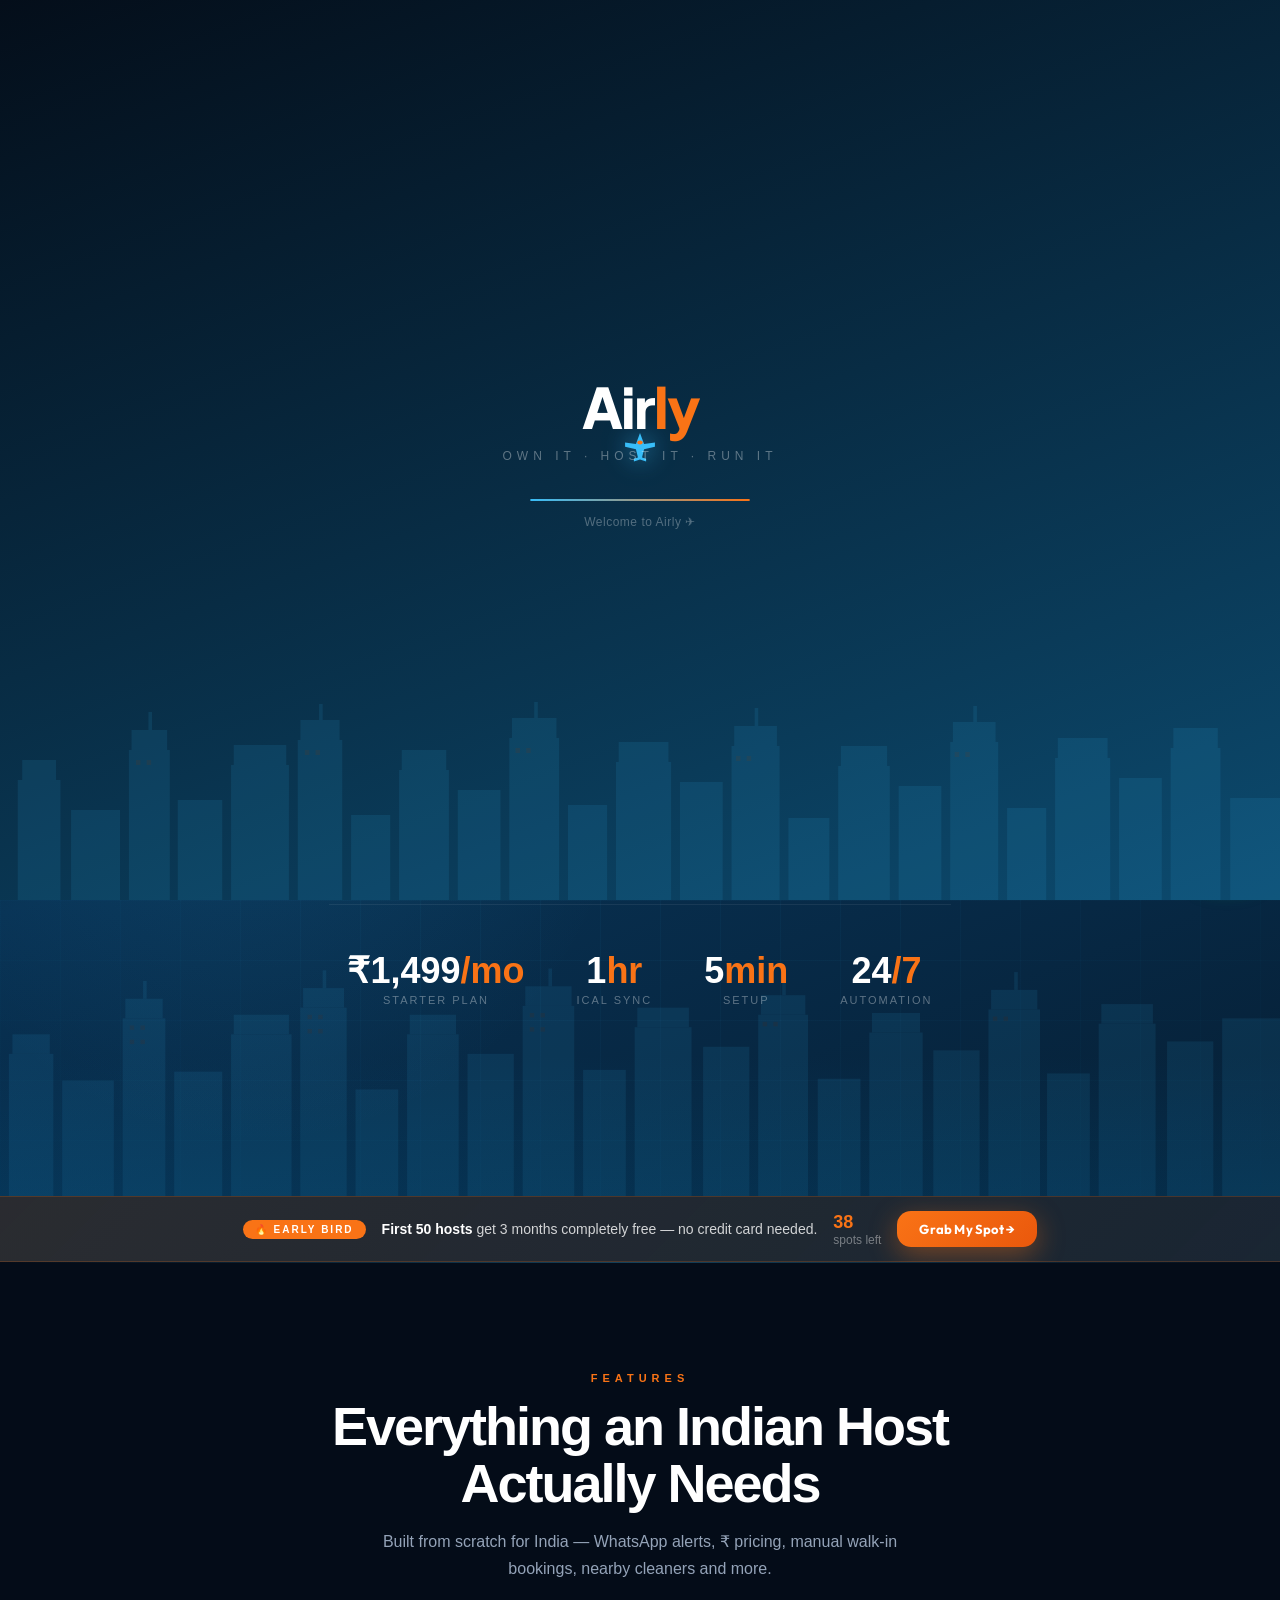
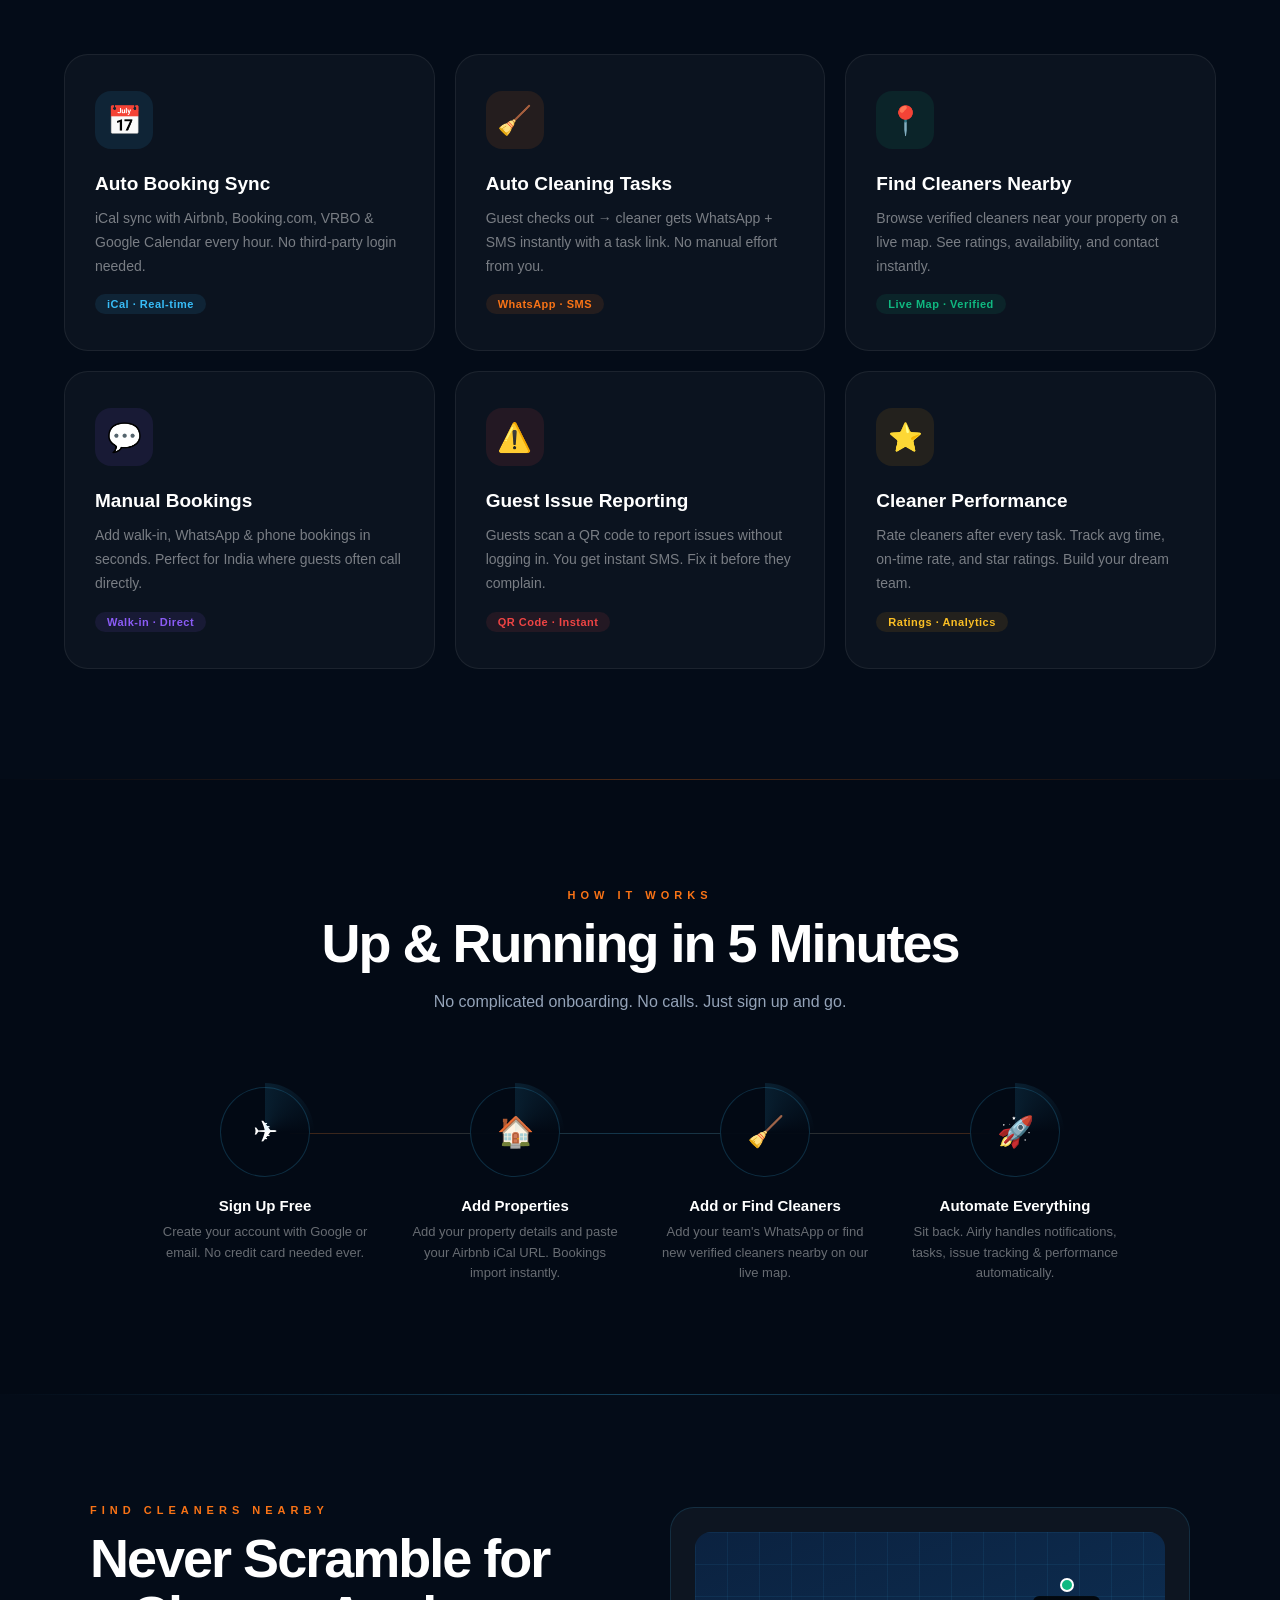
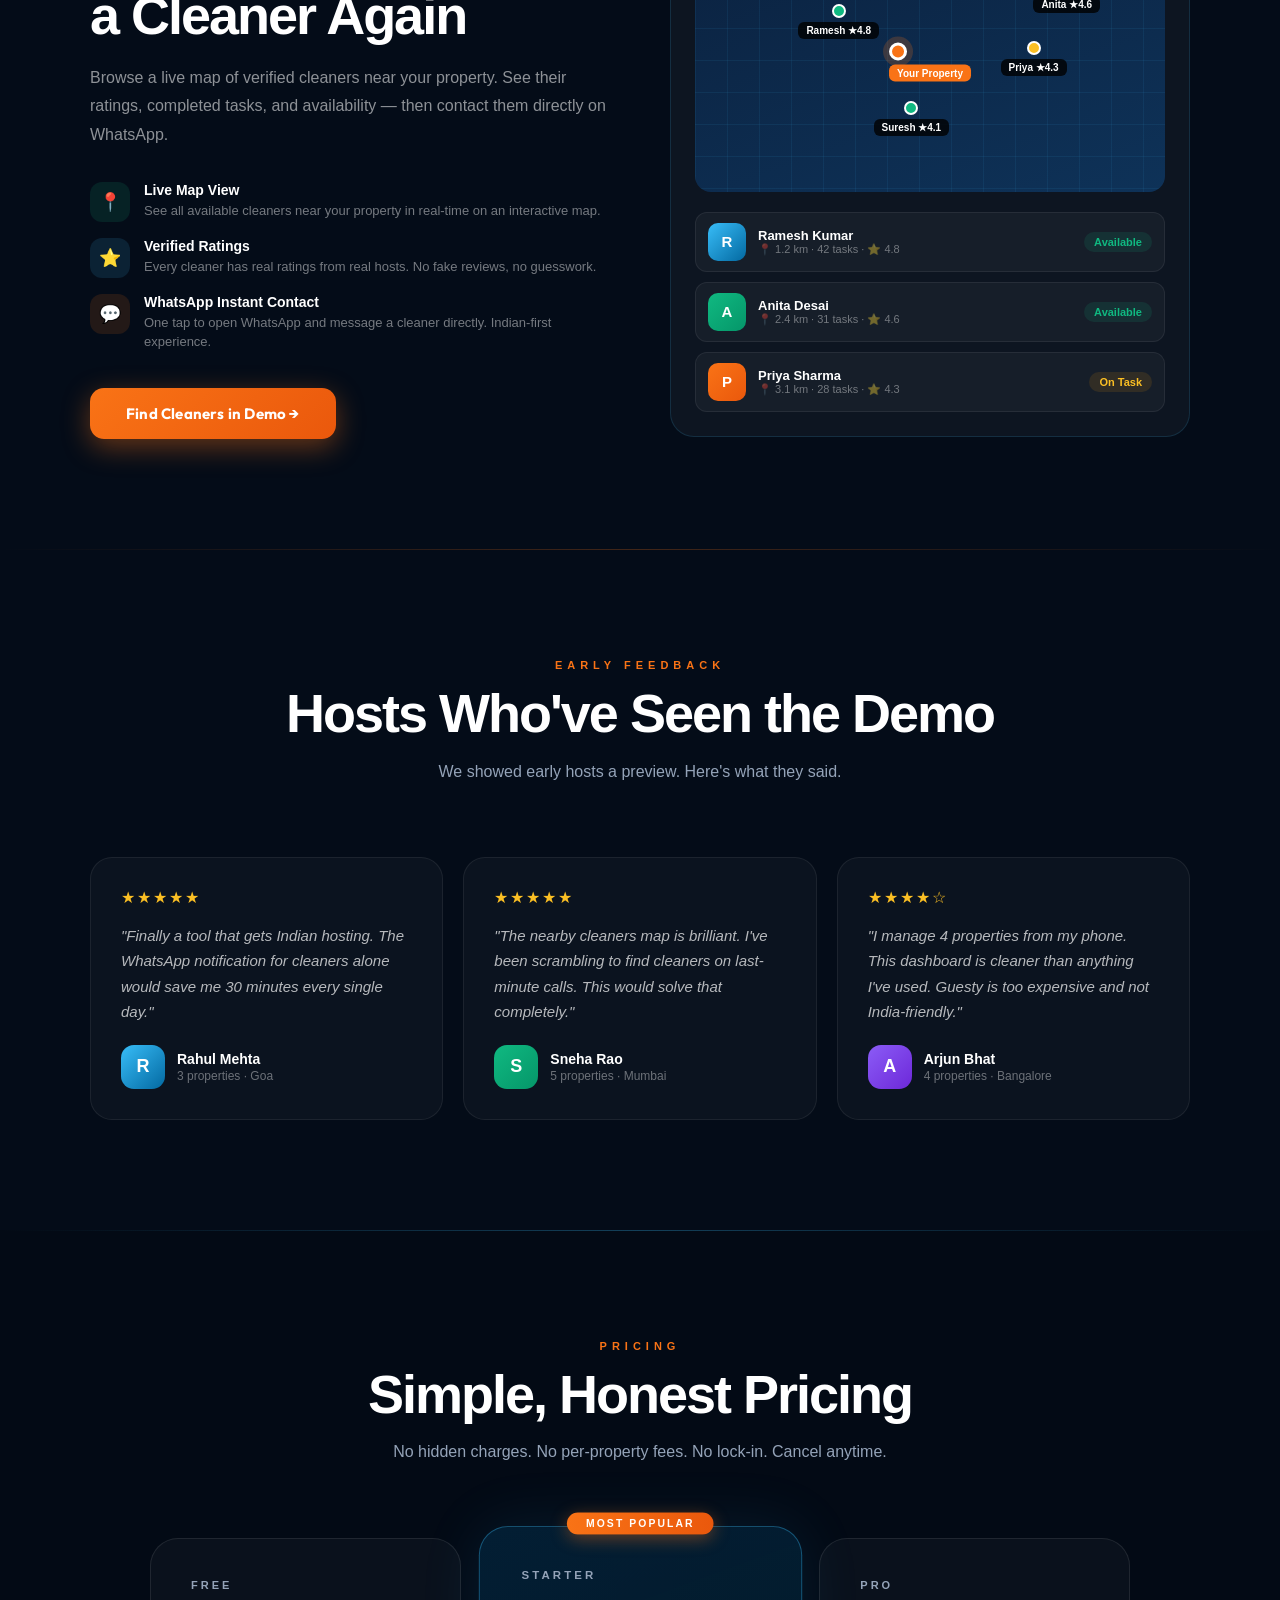
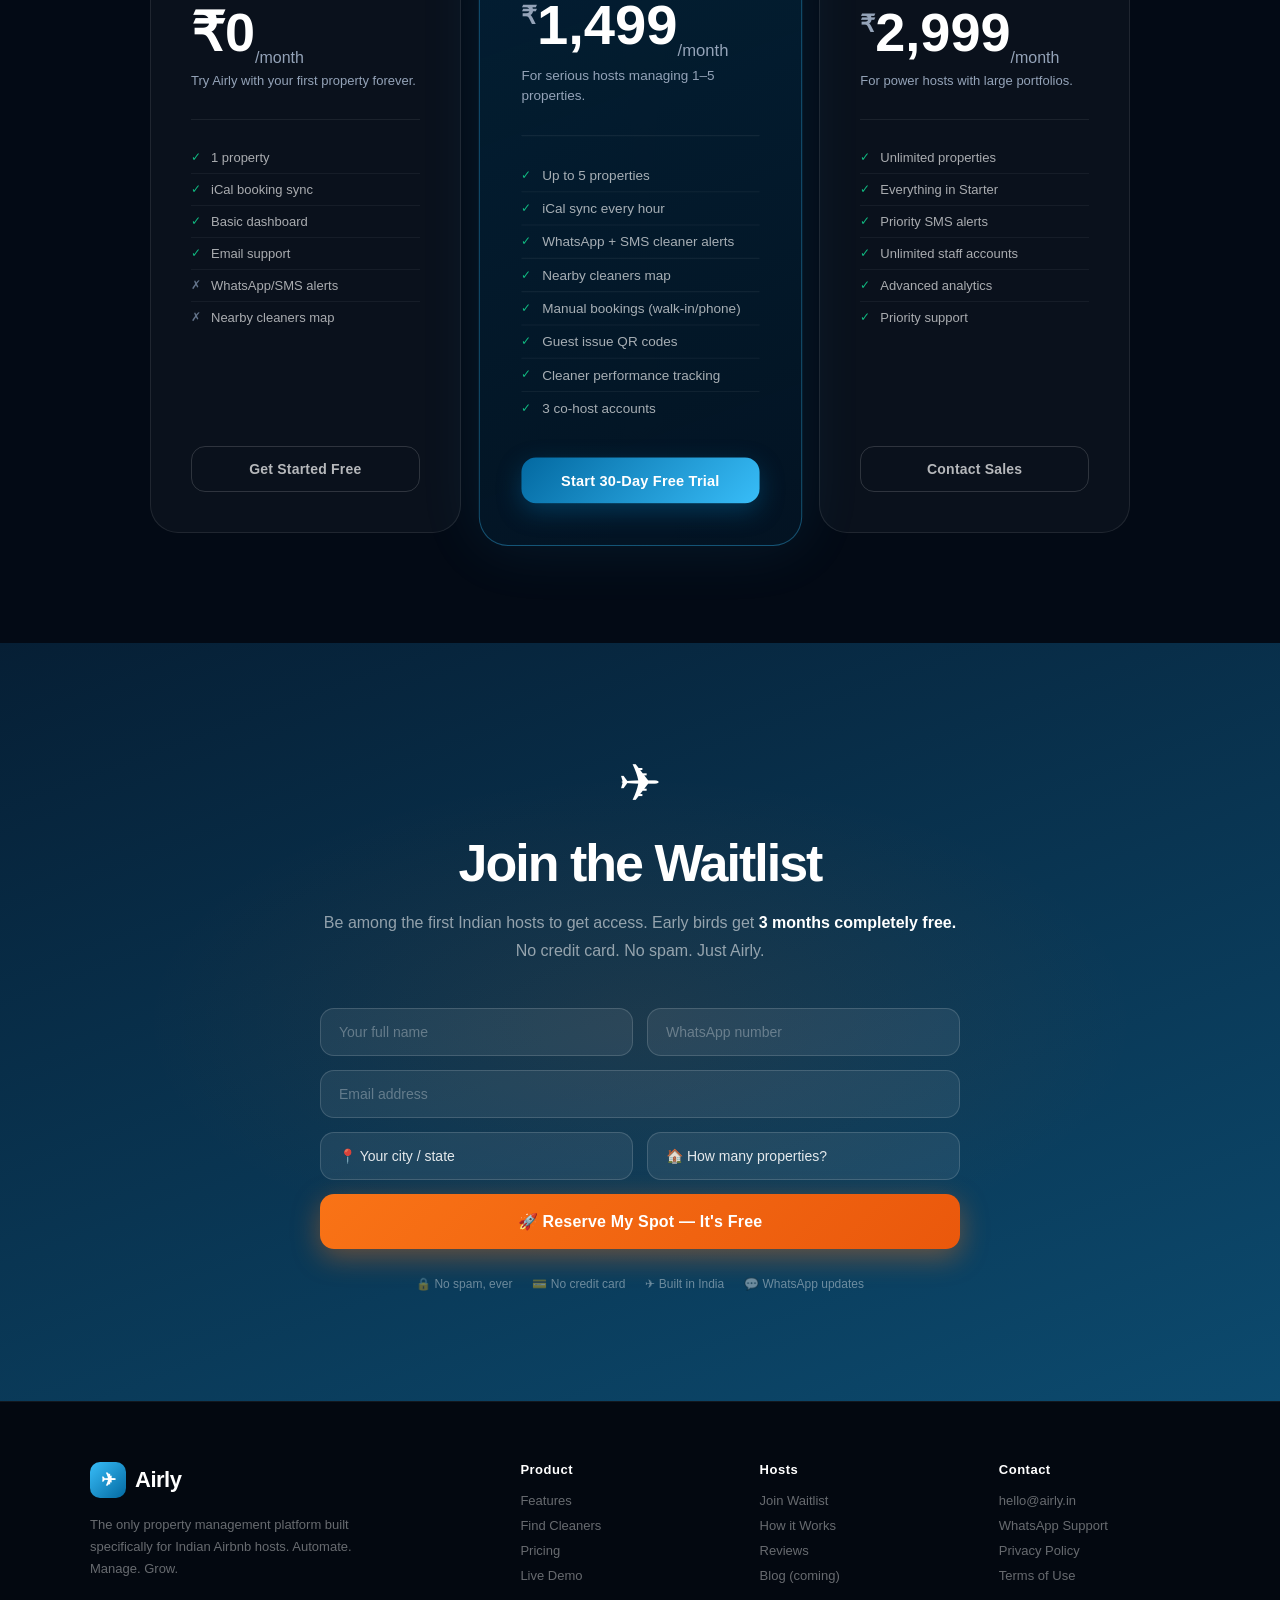
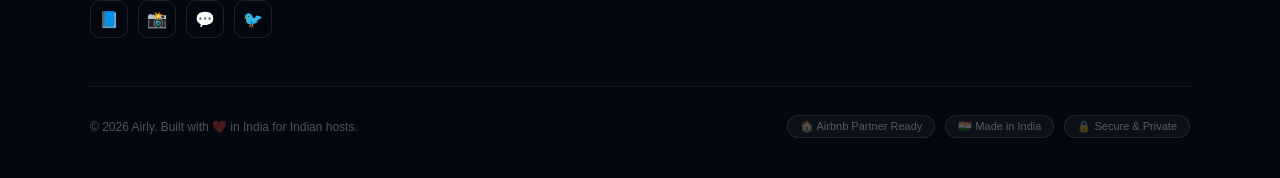
<file: index.html>
﻿<!DOCTYPE html>
<html lang="en">
<head>
<meta charset="UTF-8"/>
<meta name="viewport" content="width=device-width, initial-scale=1.0"/>
<meta name="description" content="Airly — The only property management platform built for Indian Airbnb hosts. Automate cleaners, sync bookings, find nearby help."/>
<title>Airly — Own it. Host it. Run it.</title>
<script async src="https://www.googletagmanager.com/gtag/js?id=G-YCE7E8MRB7"></script>
<script>
window.dataLayer = window.dataLayer || [];
function gtag(){dataLayer.push(arguments);}
gtag('js', new Date());
gtag('config', 'G-YCE7E8MRB7');
</script>
<link href="https://fonts.googleapis.com/css2?family=Plus+Jakarta+Sans:wght@300;400;500;600;700;800&family=Outfit:wght@300;400;500;600;700;800&display=swap" rel="stylesheet"/>
<style>
:root{
  --sky:#38BDF8;--sky-dark:#0369A1;--sky-mid:#075985;--sky-deep:#0C4A6E;--navy:#061F35;
  --orange:#F97316;--orange-dark:#EA580C;--amber:#FBBF24;
  --green:#10B981;--red:#EF4444;--purple:#8B5CF6;
  --s50:#F8FAFC;--s100:#F1F5F9;--s200:#E2E8F0;--s300:#CBD5E1;
  --s400:#94A3B8;--s500:#64748B;--s700:#334155;--s900:#0F172A;
  --white:#fff;
}
*,*::before,*::after{box-sizing:border-box;margin:0;padding:0;}
html{scroll-behavior:smooth;}
body{font-family:'DM Sans',sans-serif;background:var(--navy);color:var(--white);overflow-x:hidden;}

/* ── LOADER ── */
#loader{position:fixed;inset:0;z-index:9999;background:linear-gradient(160deg,#040E1A 0%,#0C4A6E 100%);display:flex;flex-direction:column;align-items:center;justify-content:center;transition:opacity .8s ease,visibility .8s ease;}
#loader.hide{opacity:0;visibility:hidden;pointer-events:none;}
.ld-city{position:absolute;bottom:0;left:0;right:0;height:200px;opacity:.15;}
.ld-city svg{width:100%;height:100%;}
.ld-plane{position:absolute;animation:lp-fly 2.8s cubic-bezier(.25,.46,.45,.94) infinite;}
@keyframes lp-fly{0%{bottom:70px;left:calc(50% - 10px);transform:rotate(-42deg) scale(.5);opacity:0;}30%{opacity:1;}70%{bottom:52vh;left:calc(50% + 100px);transform:rotate(-18deg) scale(1);}100%{bottom:82vh;left:calc(50% + 320px);transform:rotate(-5deg) scale(.65);opacity:0;}}
.ld-logo{font-family:'Plus Jakarta Sans',sans-serif;font-size:56px;font-weight:800;color:#fff;letter-spacing:-2px;position:relative;z-index:1;}
.ld-logo span{color:var(--orange);}
.ld-sub{font-size:12px;letter-spacing:5px;text-transform:uppercase;color:rgba(255,255,255,.35);margin:8px 0 36px;position:relative;z-index:1;}
.ld-bar-wrap{width:220px;height:2px;background:rgba(255,255,255,.1);border-radius:2px;overflow:hidden;position:relative;z-index:1;}
.ld-bar{height:100%;background:linear-gradient(90deg,var(--sky),var(--orange));width:0;animation:ld-prog 2.2s ease forwards;border-radius:2px;}
@keyframes ld-prog{0%{width:0;}60%{width:72%;}90%{width:92%;}100%{width:100%;}}
.ld-msg{font-size:12px;color:rgba(255,255,255,.3);margin-top:14px;letter-spacing:.5px;position:relative;z-index:1;}

/* ── NAVBAR ── */
.navbar{position:fixed;top:0;left:0;right:0;z-index:500;padding:0 5%;height:66px;display:flex;align-items:center;justify-content:space-between;background:rgba(2,10,22,.94);backdrop-filter:blur(24px);border-bottom:1px solid rgba(56,189,248,.18);box-shadow:0 10px 32px rgba(0,0,0,.22);transition:all .3s;}
.navbar.scrolled{background:rgba(1,8,18,.98);border-bottom-color:rgba(56,189,248,.24);}
.nav-logo{font-family:'Syne',sans-serif;font-size:22px;font-weight:800;color:#fff;letter-spacing:-.5px;display:flex;align-items:center;gap:9px;text-decoration:none;}
.nav-logo-icon{width:36px;height:36px;background:linear-gradient(135deg,var(--sky),var(--sky-dark));border-radius:10px;display:flex;align-items:center;justify-content:center;font-size:18px;}
.nav-links{display:flex;align-items:center;gap:6px;}
.nav-links a{padding:8px 16px;border-radius:10px;font-size:13px;font-weight:600;color:rgba(255,255,255,.9);text-decoration:none;transition:all .2s;}
.nav-links a:hover{color:#fff;background:rgba(255,255,255,.1);}
.nav-cta{background:var(--orange)!important;color:#fff!important;font-weight:700!important;padding:10px 22px!important;border-radius:12px!important;box-shadow:0 4px 16px rgba(249,115,22,.35);}
.nav-cta:hover{background:var(--orange-dark)!important;transform:translateY(-1px);}
.nav-demo-btn{background:rgba(56,189,248,.16)!important;color:#d9f4ff!important;border:1px solid rgba(56,189,248,.36)!important;font-weight:700!important;}
.hamburger{display:none;flex-direction:column;gap:5px;cursor:pointer;padding:10px;border-radius:12px;border:1px solid rgba(56,189,248,.32);background:rgba(56,189,248,.12);box-shadow:0 8px 20px rgba(0,0,0,.16);transition:all .25s;}
.hamburger:hover{background:rgba(56,189,248,.18);border-color:rgba(125,211,252,.55);}
.hamburger span{display:block;width:24px;height:2px;background:#fff;border-radius:2px;transition:transform .3s ease,opacity .2s ease;}
.hamburger.active span:nth-child(1){transform:translateY(7px) rotate(45deg);}
.hamburger.active span:nth-child(2){opacity:0;}
.hamburger.active span:nth-child(3){transform:translateY(-7px) rotate(-45deg);}
.mobile-menu{display:none;position:fixed;inset:66px 0 0 0;background:rgba(4,14,26,.98);z-index:499;padding:24px 5%;flex-direction:column;gap:4px;overflow-y:auto;}
.mobile-menu.open{display:flex;}
.mobile-menu a{display:block;padding:14px 16px;border-radius:12px;color:rgba(255,255,255,.92);text-decoration:none;font-size:15px;font-weight:600;}
.mobile-menu a:hover{background:rgba(255,255,255,.08);color:#fff;}
body.menu-open{overflow:hidden;}

/* ── HERO ── */
.hero{min-height:100vh;display:flex;align-items:center;justify-content:center;position:relative;overflow:hidden;
  background:linear-gradient(160deg,#040E1A 0%,#083254 55%,#061F35 100%);}
.hero-grid{position:absolute;inset:0;background-image:linear-gradient(rgba(56,189,248,.04) 1px,transparent 1px),linear-gradient(90deg,rgba(56,189,248,.04) 1px,transparent 1px);background-size:60px 60px;mask-image:radial-gradient(ellipse 80% 80% at 50% 50%,#000 40%,transparent 100%);}
.hero-glow{position:absolute;inset:0;background:radial-gradient(ellipse 60% 50% at 75% 40%,rgba(249,115,22,.09),transparent 65%),radial-gradient(ellipse 50% 60% at 20% 60%,rgba(56,189,248,.1),transparent 60%);}
.hero-stars{position:absolute;inset:0;background-image:radial-gradient(1px 1px at 10% 15%,rgba(255,255,255,.6) 0%,transparent 100%),radial-gradient(1.5px 1.5px at 25% 55%,rgba(255,255,255,.4) 0%,transparent 100%),radial-gradient(1px 1px at 42% 10%,rgba(255,255,255,.65) 0%,transparent 100%),radial-gradient(1px 1px at 58% 75%,rgba(255,255,255,.3) 0%,transparent 100%),radial-gradient(1.5px 1.5px at 68% 25%,rgba(255,255,255,.5) 0%,transparent 100%),radial-gradient(1px 1px at 80% 60%,rgba(255,255,255,.4) 0%,transparent 100%),radial-gradient(1px 1px at 90% 12%,rgba(255,255,255,.55) 0%,transparent 100%),radial-gradient(1.5px 1.5px at 95% 48%,rgba(255,255,255,.35) 0%,transparent 100%);}
.city-bg{position:absolute;bottom:0;left:0;right:0;pointer-events:none;opacity:.1;}
.city-bg svg{width:100%;display:block;}
.hero-plane{position:absolute;z-index:3;animation:hp-fly 20s linear infinite;pointer-events:none;filter:drop-shadow(0 0 12px rgba(56,189,248,.5));}
@keyframes hp-fly{0%{left:-80px;top:28%;opacity:0;transform:rotate(-5deg) scale(.7);}6%{opacity:1;}45%{top:22%;transform:rotate(-3deg) scale(1);}90%{opacity:.7;}100%{left:calc(100% + 80px);top:32%;opacity:0;transform:rotate(-6deg) scale(.6);}}
.hero-plane2{position:absolute;z-index:2;animation:hp-fly2 30s linear 10s infinite;pointer-events:none;filter:drop-shadow(0 0 6px rgba(56,189,248,.3));opacity:.4;}
@keyframes hp-fly2{0%{left:-60px;top:13%;opacity:0;transform:rotate(-3deg) scale(.45);}8%{opacity:.4;}92%{opacity:.25;}100%{left:calc(100% + 60px);top:18%;opacity:0;transform:rotate(-5deg) scale(.35);}}
.horizon{position:absolute;bottom:0;left:0;right:0;height:140px;background:linear-gradient(to top,rgba(3,105,161,.18),transparent);z-index:1;}
.hero-content{position:relative;z-index:4;text-align:center;max-width:860px;padding:120px 24px 80px;}
.hero-badge{display:inline-flex;align-items:center;gap:8px;background:rgba(56,189,248,.1);border:1px solid rgba(56,189,248,.25);padding:7px 20px;border-radius:100px;margin-bottom:32px;font-size:11px;color:var(--sky);font-weight:700;letter-spacing:2px;text-transform:uppercase;animation:fadeUp .6s ease .2s both;}
.badge-dot{width:6px;height:6px;border-radius:50%;background:var(--orange);animation:pdot 2s ease-in-out infinite;}
@keyframes pdot{0%,100%{opacity:1;transform:scale(1);}50%{opacity:.4;transform:scale(.6);}}
.hero h1{font-family:'Syne',sans-serif;font-size:clamp(44px,7vw,90px);font-weight:800;line-height:.95;letter-spacing:-4px;color:#fff;margin-bottom:14px;animation:fadeUp .7s ease .35s both;}
.hero h1 .accent{color:var(--orange);position:relative;display:inline-block;}
.hero h1 .accent::after{content:'';position:absolute;bottom:-2px;left:0;right:0;height:3px;background:linear-gradient(90deg,var(--orange),transparent);border-radius:2px;}
.hero-tagline{font-size:12px;letter-spacing:6px;font-weight:600;color:rgba(255,255,255,.3);margin-bottom:26px;text-transform:uppercase;animation:fadeUp .7s ease .45s both;}
.hero p{font-size:18px;color:rgba(255,255,255,.6);line-height:1.75;margin-bottom:48px;font-weight:300;max-width:600px;margin-left:auto;margin-right:auto;animation:fadeUp .7s ease .55s both;}
.hero-btns{display:flex;gap:14px;justify-content:center;flex-wrap:wrap;margin-bottom:72px;animation:fadeUp .7s ease .65s both;}
.btn-primary{background:linear-gradient(135deg,var(--orange),var(--orange-dark));color:#fff;padding:16px 36px;border-radius:14px;font-size:15px;font-weight:700;cursor:pointer;border:none;font-family:'Outfit',sans-serif;box-shadow:0 8px 28px rgba(249,115,22,.4);letter-spacing:.2px;transition:all .25s;text-decoration:none;display:inline-flex;align-items:center;gap:8px;}
.btn-primary:hover{transform:translateY(-3px);box-shadow:0 16px 40px rgba(249,115,22,.5);}
.btn-ghost{background:rgba(255,255,255,.06);color:rgba(255,255,255,.85);padding:16px 36px;border-radius:14px;font-size:15px;font-weight:600;cursor:pointer;border:1px solid rgba(255,255,255,.15);font-family:'DM Sans',sans-serif;transition:all .25s;text-decoration:none;display:inline-flex;align-items:center;gap:8px;backdrop-filter:blur(8px);}
.btn-ghost:hover{background:rgba(255,255,255,.12);border-color:rgba(255,255,255,.3);transform:translateY(-2px);}
.hero-stats{display:flex;gap:52px;justify-content:center;flex-wrap:wrap;border-top:1px solid rgba(255,255,255,.07);padding-top:48px;animation:fadeUp .7s ease .75s both;}
.hs-num{font-family:'Syne',sans-serif;font-size:36px;font-weight:800;color:#fff;line-height:1;}
.hs-num em{font-style:normal;color:var(--orange);}
.hs-lbl{font-size:11px;color:rgba(255,255,255,.35);margin-top:5px;letter-spacing:2px;text-transform:uppercase;}

/* ── EARLY BIRD BANNER ── */
.eb-banner{background:linear-gradient(135deg,rgba(249,115,22,.15),rgba(249,115,22,.08));border-top:1px solid rgba(249,115,22,.2);border-bottom:1px solid rgba(249,115,22,.2);padding:14px 5%;display:flex;align-items:center;justify-content:center;gap:16px;flex-wrap:wrap;}
.eb-badge{background:var(--orange);color:#fff;font-size:10px;font-weight:800;letter-spacing:2px;padding:4px 12px;border-radius:100px;text-transform:uppercase;flex-shrink:0;}
.eb-text{font-size:14px;color:rgba(255,255,255,.8);}
.eb-text strong{color:#fff;}
.eb-count{font-family:'Syne',sans-serif;font-size:18px;font-weight:800;color:var(--orange);}
.eb-sub{font-size:12px;color:rgba(255,255,255,.4);}

/* ── SECTION BASE ── */
section{padding:110px 5%;position:relative;overflow:hidden;}
.sec-label{font-size:11px;letter-spacing:5px;text-transform:uppercase;font-weight:700;color:var(--orange);margin-bottom:14px;text-align:center;}
.sec-title{font-family:'Syne',sans-serif;font-size:clamp(32px,4.5vw,54px);font-weight:800;letter-spacing:-2px;color:#fff;text-align:center;margin-bottom:16px;line-height:1.05;}
.sec-sub{font-size:16px;color:var(--s400);text-align:center;max-width:540px;margin:0 auto 72px;line-height:1.7;font-weight:300;}

/* ── FEATURES ── */
.features{background:#040C18;}
.features::before{content:'';position:absolute;top:0;left:0;right:0;height:1px;background:linear-gradient(90deg,transparent,rgba(56,189,248,.3),transparent);}
.feat-grid{display:grid;grid-template-columns:repeat(3,1fr);gap:20px;max-width:1160px;margin:0 auto;}
.feat-card{background:rgba(255,255,255,.03);border:1px solid rgba(255,255,255,.07);border-radius:24px;padding:36px 30px;transition:all .35s;cursor:default;position:relative;overflow:hidden;}
.feat-card::after{content:'';position:absolute;inset:0;border-radius:24px;background:radial-gradient(ellipse 60% 50% at 50% 0%,rgba(56,189,248,.06),transparent);opacity:0;transition:opacity .35s;}
.feat-card:hover{background:rgba(255,255,255,.055);transform:translateY(-6px);border-color:rgba(56,189,248,.2);box-shadow:0 24px 64px rgba(0,0,0,.4);}
.feat-card:hover::after{opacity:1;}
.feat-icon{width:58px;height:58px;border-radius:16px;display:flex;align-items:center;justify-content:center;font-size:28px;margin-bottom:24px;}
.feat-card h3{font-family:'Syne',sans-serif;font-size:19px;font-weight:700;color:#fff;margin-bottom:12px;}
.feat-card p{font-size:14px;color:rgba(255,255,255,.45);line-height:1.7;font-weight:300;}
.feat-tag{display:inline-block;margin-top:16px;font-size:11px;font-weight:700;padding:4px 12px;border-radius:100px;letter-spacing:.5px;}

/* ── HOW IT WORKS ── */
.how{background:#030A15;}
.how::before{content:'';position:absolute;top:0;left:0;right:0;height:1px;background:linear-gradient(90deg,transparent,rgba(249,115,22,.3),transparent);}
.how-grid{display:grid;grid-template-columns:repeat(4,1fr);gap:0;max-width:1000px;margin:0 auto;position:relative;}
.how-grid::before{content:'';position:absolute;top:46px;left:15%;right:15%;height:1px;background:linear-gradient(90deg,var(--orange),var(--sky),var(--orange));opacity:.25;z-index:0;}
.how-step{text-align:center;padding:0 20px;position:relative;z-index:1;}
.how-num{width:90px;height:90px;border-radius:50%;margin:0 auto 20px;border:1px solid rgba(56,189,248,.2);display:flex;align-items:center;justify-content:center;background:rgba(3,10,21,.95);font-size:30px;position:relative;}
.how-num::after{content:'';position:absolute;inset:-5px;border-radius:50%;background:conic-gradient(rgba(56,189,248,.3) 0deg,transparent 90deg);opacity:.4;animation:spin 8s linear infinite;}
@keyframes spin{to{transform:rotate(360deg);}}
.how-step h4{font-family:'Syne',sans-serif;font-size:15px;font-weight:700;color:#fff;margin-bottom:8px;}
.how-step p{font-size:13px;color:rgba(255,255,255,.4);line-height:1.6;}

/* ── NEARBY CLEANERS FEATURE HIGHLIGHT ── */
.nearby{background:#040C18;}
.nearby::before{content:'';position:absolute;top:0;left:0;right:0;height:1px;background:linear-gradient(90deg,transparent,rgba(56,189,248,.3),transparent);}
.nearby-inner{max-width:1100px;margin:0 auto;display:grid;grid-template-columns:1fr 1fr;gap:60px;align-items:center;}
.nearby-text .sec-label,.nearby-text .sec-title{text-align:left;}
.nearby-text .sec-title{margin-bottom:20px;}
.nearby-text p{font-size:16px;color:rgba(255,255,255,.55);line-height:1.8;font-weight:300;margin-bottom:32px;}
.nearby-bullets{list-style:none;display:flex;flex-direction:column;gap:16px;margin-bottom:36px;}
.nearby-bullets li{display:flex;align-items:flex-start;gap:14px;}
.nb-icon{width:40px;height:40px;border-radius:12px;flex-shrink:0;display:flex;align-items:center;justify-content:center;font-size:18px;}
.nb-title{font-size:14px;font-weight:700;color:#fff;margin-bottom:3px;}
.nb-desc{font-size:13px;color:rgba(255,255,255,.45);line-height:1.5;}
.nearby-visual{position:relative;}
.map-card{background:rgba(255,255,255,.04);border:1px solid rgba(56,189,248,.15);border-radius:24px;padding:24px;overflow:hidden;position:relative;}
.map-placeholder{height:260px;background:linear-gradient(160deg,#0B2240,#0E3258);border-radius:16px;position:relative;overflow:hidden;margin-bottom:20px;}
.map-grid-lines{position:absolute;inset:0;background-image:linear-gradient(rgba(56,189,248,.08) 1px,transparent 1px),linear-gradient(90deg,rgba(56,189,248,.08) 1px,transparent 1px);background-size:32px 32px;}
.map-pin{position:absolute;display:flex;flex-direction:column;align-items:center;cursor:pointer;transition:transform .2s;}
.map-pin:hover{transform:scale(1.15);}
.map-pin-dot{width:14px;height:14px;border-radius:50%;border:2px solid #fff;}
.map-pin-label{background:rgba(0,0,0,.8);color:#fff;font-size:10px;font-weight:700;padding:3px 8px;border-radius:6px;margin-top:4px;white-space:nowrap;}
.map-you{position:absolute;top:50%;left:50%;transform:translate(-50%,-50%);}
.map-you-dot{width:18px;height:18px;border-radius:50%;background:var(--orange);border:3px solid #fff;box-shadow:0 0 0 6px rgba(249,115,22,.2);}
.map-you-label{background:var(--orange);color:#fff;font-size:10px;font-weight:800;padding:3px 8px;border-radius:6px;margin-top:4px;white-space:nowrap;}
.cleaner-list{display:flex;flex-direction:column;gap:10px;}
.cleaner-row{display:flex;align-items:center;gap:12px;padding:10px 12px;background:rgba(255,255,255,.04);border-radius:12px;border:1px solid rgba(255,255,255,.07);}
.cl-avatar{width:38px;height:38px;border-radius:10px;display:flex;align-items:center;justify-content:center;font-size:15px;font-weight:800;color:#fff;flex-shrink:0;}
.cl-name{font-size:13px;font-weight:700;color:#fff;}
.cl-meta{font-size:11px;color:rgba(255,255,255,.4);}
.cl-badge{margin-left:auto;font-size:11px;font-weight:700;padding:4px 10px;border-radius:100px;}
.cl-badge.avail{background:rgba(16,185,129,.12);color:var(--green);}
.cl-badge.busy{background:rgba(245,158,11,.12);color:var(--amber);}

/* ── PRICING ── */
.pricing{background:#030A15;}
.pricing::before{content:'';position:absolute;top:0;left:0;right:0;height:1px;background:linear-gradient(90deg,transparent,rgba(56,189,248,.3),transparent);}
.price-grid{display:grid;grid-template-columns:repeat(3,1fr);gap:24px;max-width:980px;margin:0 auto;}
.price-card{background:rgba(255,255,255,.03);border:1px solid rgba(255,255,255,.09);border-radius:28px;padding:40px;position:relative;transition:all .3s;display:flex;flex-direction:column;min-height:100%;}
.price-card:hover{transform:translateY(-4px);}
.price-card.featured{background:linear-gradient(160deg,rgba(3,105,161,.22),rgba(7,89,133,.12));border-color:rgba(56,189,248,.35);transform:scale(1.04);box-shadow:0 0 60px rgba(56,189,248,.1);}
.price-card.featured:hover{transform:scale(1.04) translateY(-4px);}
.price-badge{position:absolute;top:-14px;left:50%;transform:translateX(-50%);background:linear-gradient(90deg,var(--orange),var(--orange-dark));color:#fff;padding:5px 18px;border-radius:100px;font-size:10px;font-weight:800;letter-spacing:2px;white-space:nowrap;box-shadow:0 4px 16px rgba(249,115,22,.4);}
.price-plan{font-size:11px;letter-spacing:3px;color:var(--s400);text-transform:uppercase;margin-bottom:14px;font-weight:700;}
.price-amount{font-family:'Syne',sans-serif;font-size:54px;font-weight:800;color:#fff;line-height:1;margin-bottom:6px;}
.price-amount sup{font-size:24px;vertical-align:super;color:var(--s400);}
.price-amount sub{font-size:16px;color:var(--s400);font-weight:400;}
.price-desc{font-size:13px;color:var(--s400);margin-bottom:28px;line-height:1.5;}
.price-divider{height:1px;background:rgba(255,255,255,.07);margin-bottom:22px;}
.price-feats{list-style:none;margin-bottom:32px;}
.price-feats li{font-size:13px;color:rgba(255,255,255,.65);padding:8px 0;display:flex;align-items:center;gap:10px;border-bottom:1px solid rgba(255,255,255,.05);}
.price-feats li:last-child{border-bottom:none;}
.chk{color:var(--green);font-size:12px;flex-shrink:0;}
.cross{color:var(--s500);font-size:12px;flex-shrink:0;}
.price-btn{width:100%;padding:14px;border-radius:14px;font-size:14px;font-weight:700;cursor:pointer;transition:all .25s;font-family:'DM Sans',sans-serif;border:none;letter-spacing:.2px;margin-top:auto;}
.price-btn-outline{background:transparent;border:1.5px solid rgba(255,255,255,.15);color:rgba(255,255,255,.7);}
.price-btn-outline:hover{border-color:rgba(255,255,255,.35);color:#fff;}
.price-btn-fill{background:linear-gradient(135deg,var(--sky-dark),var(--sky));color:#fff;box-shadow:0 8px 24px rgba(3,105,161,.4);}
.price-btn-fill:hover{box-shadow:0 12px 32px rgba(3,105,161,.55);transform:translateY(-1px);}

/* ── WAITLIST ── */
.waitlist{background:linear-gradient(160deg,#061F35,#0C4A6E);position:relative;overflow:hidden;}
.waitlist::before{content:'';position:absolute;inset:0;background:radial-gradient(ellipse 60% 50% at 50% 50%,rgba(249,115,22,.08),transparent 65%);}
.wl-inner{max-width:640px;margin:0 auto;text-align:center;position:relative;z-index:1;}
.wl-icon{font-size:52px;margin-bottom:20px;}
.wl-title{font-family:'Syne',sans-serif;font-size:clamp(32px,5vw,52px);font-weight:800;letter-spacing:-2px;color:#fff;margin-bottom:16px;}
.wl-sub{font-size:16px;color:rgba(255,255,255,.55);margin-bottom:44px;line-height:1.7;font-weight:300;}
.wl-form{display:flex;flex-direction:column;gap:14px;margin-bottom:28px;}
.wl-row{display:grid;grid-template-columns:1fr 1fr;gap:14px;}
.wl-input{padding:15px 18px;border-radius:14px;border:1.5px solid rgba(255,255,255,.15);background:rgba(255,255,255,.07);color:#fff;font-size:14px;font-family:'DM Sans',sans-serif;outline:none;transition:all .2s;width:100%;}
.wl-input:focus{border-color:var(--sky);background:rgba(255,255,255,.1);box-shadow:0 0 0 4px rgba(56,189,248,.1);}
.wl-input::placeholder{color:rgba(255,255,255,.3);}
.wl-select{padding:15px 18px;border-radius:14px;border:1.5px solid rgba(255,255,255,.15);background:rgba(255,255,255,.07);color:rgba(255,255,255,.88);font-size:14px;font-family:'DM Sans',sans-serif;outline:none;cursor:pointer;width:100%;appearance:none;}
.wl-select option{color:var(--s900);background:#fff;}
.wl-submit{background:linear-gradient(135deg,var(--orange),var(--orange-dark));color:#fff;padding:18px;border-radius:14px;font-size:16px;font-weight:700;border:none;cursor:pointer;font-family:'DM Sans',sans-serif;box-shadow:0 8px 28px rgba(249,115,22,.4);transition:all .25s;letter-spacing:.2px;}
.wl-submit:hover{transform:translateY(-3px);box-shadow:0 16px 44px rgba(249,115,22,.55);}
.wl-trust{display:flex;align-items:center;justify-content:center;gap:20px;flex-wrap:wrap;}
.wl-trust-item{display:flex;align-items:center;gap:6px;font-size:12px;color:rgba(255,255,255,.4);}
.wl-success{display:none;text-align:center;padding:32px;background:rgba(16,185,129,.1);border:1px solid rgba(16,185,129,.25);border-radius:20px;}
.wl-success h3{font-family:'Syne',sans-serif;font-size:24px;font-weight:800;color:#fff;margin-bottom:8px;}
.wl-success p{font-size:14px;color:rgba(255,255,255,.6);}

/* ── TESTIMONIALS ── */
.testi{background:#040C18;}
.testi::before{content:'';position:absolute;top:0;left:0;right:0;height:1px;background:linear-gradient(90deg,transparent,rgba(249,115,22,.25),transparent);}
.testi-grid{display:grid;grid-template-columns:repeat(3,1fr);gap:20px;max-width:1100px;margin:0 auto;}
.testi-card{background:rgba(255,255,255,.03);border:1px solid rgba(255,255,255,.07);border-radius:22px;padding:30px;transition:all .3s;}
.testi-card:hover{transform:translateY(-4px);border-color:rgba(56,189,248,.18);}
.testi-stars{color:var(--amber);font-size:16px;margin-bottom:16px;letter-spacing:2px;}
.testi-text{font-size:15px;color:rgba(255,255,255,.7);line-height:1.7;margin-bottom:20px;font-weight:300;font-style:italic;}
.testi-author{display:flex;align-items:center;gap:12px;}
.testi-avatar{width:44px;height:44px;border-radius:13px;display:flex;align-items:center;justify-content:center;font-size:18px;font-weight:800;color:#fff;flex-shrink:0;}
.testi-name{font-size:14px;font-weight:700;color:#fff;}
.testi-detail{font-size:12px;color:rgba(255,255,255,.4);margin-top:2px;}

/* ── FOOTER ── */
footer{background:#030810;border-top:1px solid rgba(255,255,255,.06);padding:60px 5% 40px;}
.footer-inner{max-width:1100px;margin:0 auto;}
.footer-top{display:grid;grid-template-columns:2fr 1fr 1fr 1fr;gap:48px;margin-bottom:48px;}
.footer-brand .nav-logo{margin-bottom:16px;display:inline-flex;}
.footer-brand p{font-size:13px;color:rgba(255,255,255,.4);line-height:1.7;max-width:280px;margin-bottom:20px;}
.footer-social{display:flex;gap:10px;}
.social-btn{width:38px;height:38px;border-radius:10px;border:1px solid rgba(255,255,255,.1);display:flex;align-items:center;justify-content:center;cursor:pointer;transition:all .2s;font-size:16px;}
.social-btn:hover{border-color:var(--sky);background:rgba(56,189,248,.08);}
.footer-col h4{font-family:'Syne',sans-serif;font-size:13px;font-weight:700;color:#fff;margin-bottom:16px;letter-spacing:.5px;}
.footer-col a{display:block;font-size:13px;color:rgba(255,255,255,.4);text-decoration:none;margin-bottom:10px;transition:color .2s;cursor:pointer;}
.footer-col a:hover{color:rgba(255,255,255,.8);}
.footer-bottom{display:flex;align-items:center;justify-content:space-between;border-top:1px solid rgba(255,255,255,.06);padding-top:28px;flex-wrap:wrap;gap:12px;}
.footer-copy{font-size:12px;color:rgba(255,255,255,.3);}
.footer-badges{display:flex;gap:10px;flex-wrap:wrap;}
.footer-badge{font-size:11px;color:rgba(255,255,255,.3);background:rgba(255,255,255,.04);border:1px solid rgba(255,255,255,.08);padding:4px 12px;border-radius:100px;}

/* ── WHATSAPP FLOAT ── */
.wa-float{position:fixed;bottom:24px;right:24px;z-index:400;display:flex;flex-direction:column;align-items:flex-end;gap:10px;}
.wa-tooltip{background:#fff;color:var(--s900);font-size:13px;font-weight:600;padding:10px 16px;border-radius:12px;box-shadow:0 8px 32px rgba(0,0,0,.2);white-space:nowrap;animation:wa-pop .3s ease;transform-origin:bottom right;}
@keyframes wa-pop{from{opacity:0;transform:scale(.8);}to{opacity:1;transform:scale(1);}}
.wa-btn{width:58px;height:58px;border-radius:18px;background:linear-gradient(135deg,#25D366,#128C7E);display:flex;align-items:center;justify-content:center;font-size:28px;cursor:pointer;box-shadow:0 8px 24px rgba(37,211,102,.4);transition:all .25s;border:none;animation:wa-bounce 3s ease-in-out 3s infinite;}
.wa-btn:hover{transform:scale(1.1);box-shadow:0 12px 32px rgba(37,211,102,.55);}
@keyframes wa-bounce{0%,100%{transform:translateY(0);}50%{transform:translateY(-6px);}}

/* ── SCROLL REVEAL ── */
.reveal{opacity:0;transform:translateY(28px);transition:opacity .7s ease,transform .7s ease;}
.reveal.visible{opacity:1;transform:translateY(0);}

/* ── UTILS ── */
@keyframes fadeUp{from{opacity:0;transform:translateY(20px);}to{opacity:1;transform:translateY(0);}}

/* ── RESPONSIVE ── */
@media(max-width:1024px){
  .feat-grid{grid-template-columns:1fr 1fr;}
  .nearby-inner{grid-template-columns:1fr;gap:40px;}
  .footer-top{grid-template-columns:1fr 1fr;}
}
@media(max-width:900px){
  .navbar{padding:0 20px;height:62px;}
  .nav-links{display:none;}
  .hamburger{display:flex;}
  .mobile-menu{inset:62px 0 0 0;padding:20px;}
}
@media(max-width:768px){
  .hero{min-height:auto;padding-top:62px;}
  .hero-content{padding:104px 20px 64px;}
  .hero h1{letter-spacing:-2px;}
  .hero p{font-size:16px;line-height:1.65;}
  .hero-stats{gap:32px;padding-top:36px;}
  .hero-plane,.hero-plane2{display:none;}
  .feat-grid{grid-template-columns:1fr;}
  .how-grid{grid-template-columns:1fr 1fr;}
  .how-grid::before{display:none;}
  .price-grid{grid-template-columns:1fr;gap:18px;max-width:560px;}
  .price-card,.price-card.featured{transform:none;padding:28px 22px;border-radius:24px;}
  .price-card.featured{order:-1;box-shadow:0 18px 42px rgba(3,105,161,.2);}
  .price-badge{top:14px;left:auto;right:18px;transform:none;font-size:9px;letter-spacing:1.6px;padding:5px 12px;}
  .price-plan{margin-bottom:12px;padding-right:104px;}
  .price-amount{font-size:46px;}
  .price-amount sup{font-size:20px;}
  .price-amount sub{display:block;margin-top:8px;font-size:13px;}
  .price-desc{margin-bottom:22px;font-size:13px;}
  .price-feats{margin-bottom:24px;}
  .price-feats li{padding:10px 0;font-size:13px;line-height:1.45;}
  .testi-grid{grid-template-columns:1fr;}
  .wl-row{grid-template-columns:1fr;}
  .nearby-text .sec-label,.nearby-text .sec-title{text-align:center;}
  .nearby-text p{text-align:center;}
  .nearby-bullets{margin-bottom:28px;}
  .footer-top{grid-template-columns:1fr;gap:32px;}
  .footer-bottom{flex-direction:column;text-align:center;}
  .footer-brand p{max-width:none;}
  .eb-banner{padding:14px 20px;}
  section{padding:80px 20px;}
}
@media(max-width:480px){
  .hero-content{padding:92px 16px 52px;}
  .hero h1{font-size:clamp(36px,12vw,52px);line-height:1;}
  .hero-tagline{letter-spacing:4px;font-size:10px;}
  .hero-btns{flex-direction:column;align-items:stretch;margin-bottom:48px;}
  .btn-primary,.btn-ghost{width:100%;justify-content:center;padding:15px 20px;}
  .hero-stats{gap:24px;justify-content:flex-start;}
  .hs-num{font-size:30px;}
  .how-grid{grid-template-columns:1fr;}
  .how-step{padding:0;}
  .sec-title{font-size:clamp(28px,9vw,38px);}
  .sec-sub{font-size:15px;margin-bottom:48px;}
  .feat-card,.testi-card,.map-card,.wl-success{padding:24px 18px;}
  .price-grid{gap:16px;}
  .price-card,.price-card.featured{padding:24px 18px;border-radius:22px;}
  .price-badge{position:static;display:inline-flex;align-self:flex-start;margin-bottom:14px;}
  .price-plan{padding-right:0;margin-bottom:10px;}
  .price-amount{font-size:40px;}
  .price-amount sub{margin-top:6px;font-size:12px;}
  .price-desc{font-size:12px;margin-bottom:18px;}
  .price-divider{margin-bottom:18px;}
  .price-feats{margin-bottom:20px;}
  .price-feats li{font-size:12px;padding:9px 0;}
  .price-btn{padding:13px;border-radius:13px;font-size:13px;}
  .map-placeholder{height:220px;}
  .wl-title{font-size:34px;}
  .wl-sub{font-size:15px;margin-bottom:30px;}
  .wl-input,.wl-select,.wl-submit{padding:14px 16px;}
  .footer-badges{justify-content:center;}
  .wa-float{right:16px;bottom:16px;}
  .wa-tooltip{max-width:220px;white-space:normal;text-align:right;}
  .wa-btn{width:52px;height:52px;font-size:24px;}
}
</style>
</head>
<body>

<!-- LOADER -->
<div id="loader">
  <div class="ld-city">
    <svg viewBox="0 0 1440 200" preserveAspectRatio="none" xmlns="http://www.w3.org/2000/svg">
      <g fill="rgba(56,189,248,.7)">
        <rect x="20" y="80" width="48" height="120"/><rect x="25" y="60" width="38" height="20"/>
        <rect x="80" y="110" width="55" height="90"/><rect x="145" y="50" width="46" height="150"/>
        <rect x="148" y="30" width="40" height="20"/><rect x="167" y="12" width="4" height="18"/>
        <rect x="200" y="100" width="50" height="100"/><rect x="260" y="65" width="65" height="135"/>
        <rect x="263" y="45" width="59" height="20"/><rect x="335" y="40" width="50" height="160"/>
        <rect x="338" y="20" width="44" height="20"/><rect x="359" y="4" width="4" height="16"/>
        <rect x="395" y="115" width="44" height="85"/><rect x="449" y="70" width="56" height="130"/>
        <rect x="452" y="50" width="50" height="20"/><rect x="515" y="90" width="48" height="110"/>
        <rect x="573" y="38" width="56" height="162"/><rect x="576" y="18" width="50" height="20"/>
        <rect x="601" y="2" width="4" height="16"/><rect x="639" y="105" width="44" height="95"/>
        <rect x="693" y="62" width="62" height="138"/><rect x="696" y="42" width="56" height="20"/>
        <rect x="765" y="82" width="48" height="118"/><rect x="823" y="46" width="54" height="154"/>
        <rect x="826" y="26" width="48" height="20"/><rect x="849" y="8" width="4" height="18"/>
        <rect x="887" y="118" width="46" height="82"/><rect x="943" y="66" width="58" height="134"/>
        <rect x="946" y="46" width="52" height="20"/><rect x="1011" y="86" width="48" height="114"/>
        <rect x="1069" y="42" width="54" height="158"/><rect x="1072" y="22" width="48" height="20"/>
        <rect x="1095" y="6" width="4" height="16"/><rect x="1133" y="108" width="44" height="92"/>
        <rect x="1187" y="58" width="62" height="142"/><rect x="1190" y="38" width="56" height="20"/>
        <rect x="1259" y="78" width="48" height="122"/><rect x="1317" y="48" width="56" height="152"/>
        <rect x="1320" y="28" width="50" height="20"/><rect x="1384" y="98" width="56" height="102"/>
        <g fill="rgba(249,115,22,.6)" opacity=".8">
          <rect x="153" y="60" width="5" height="5"/><rect x="165" y="60" width="5" height="5"/>
          <rect x="343" y="50" width="5" height="5"/><rect x="355" y="50" width="5" height="5"/>
          <rect x="580" y="48" width="5" height="5"/><rect x="592" y="48" width="5" height="5"/>
          <rect x="828" y="56" width="5" height="5"/><rect x="840" y="56" width="5" height="5"/>
          <rect x="1074" y="52" width="5" height="5"/><rect x="1086" y="52" width="5" height="5"/>
        </g>
      </g>
    </svg>
  </div>
  <div class="ld-plane">
    <svg width="38" height="38" viewBox="0 0 56 56" xmlns="http://www.w3.org/2000/svg" style="filter:drop-shadow(0 0 12px rgba(56,189,248,.7))">
      <path d="M28 6 L34 22 L50 20 L50 26 L34 30 L31 42 L37 44 L37 48 L28 45 L19 48 L19 44 L25 42 L22 30 L6 26 L6 20 L22 22 Z" fill="#38BDF8"/>
      <ellipse cx="28" cy="20" rx="4" ry="3" fill="#F97316"/>
    </svg>
  </div>
  <div class="ld-logo">Air<span>ly</span></div>
  <div class="ld-sub">Own it · Host it · Run it</div>
  <div class="ld-bar-wrap"><div class="ld-bar"></div></div>
  <div class="ld-msg" id="ld-msg">Loading your experience...</div>
</div>

<!-- NAVBAR -->
<nav class="navbar" id="navbar">
  <a href="#" class="nav-logo"><div class="nav-logo-icon">✈</div>Airly</a>
  <div class="nav-links">
    <a href="#features">Features</a>
    <a href="#nearby">Find Cleaners</a>
    <a href="#pricing">Pricing</a>
    <a href="app.html" class="nav-demo-btn">Live Demo →</a>
    <a href="#waitlist" class="nav-cta">Join Waitlist ✈</a>
  </div>
  <button class="hamburger" id="hamburger" type="button" aria-label="Open navigation menu" aria-controls="mobile-menu" aria-expanded="false" onclick="toggleMenu()">
    <span></span><span></span><span></span>
  </button>
</nav>
<div class="mobile-menu" id="mobile-menu" aria-hidden="true">
  <a href="#features" onclick="toggleMenu()">Features</a>
  <a href="#nearby" onclick="toggleMenu()">Find Cleaners</a>
  <a href="#pricing" onclick="toggleMenu()">Pricing</a>
  <a href="app.html" onclick="toggleMenu()" style="color:var(--sky)!important">Live Demo →</a>
  <a href="#waitlist" onclick="toggleMenu()" style="background:var(--orange);color:#fff!important;font-weight:700;border-radius:12px;margin-top:8px;">Join Waitlist ✈</a>
</div>

<!-- HERO -->
<section class="hero" id="home">
  <div class="hero-grid"></div><div class="hero-glow"></div><div class="hero-stars"></div>
  <div class="city-bg">
    <svg viewBox="0 0 1440 260" preserveAspectRatio="none" xmlns="http://www.w3.org/2000/svg">
      <g fill="rgba(56,189,248,.9)">
        <rect x="10" y="100" width="50" height="160"/><rect x="14" y="78" width="42" height="22"/>
        <rect x="70" y="130" width="58" height="130"/><rect x="138" y="60" width="48" height="200"/>
        <rect x="141" y="38" width="42" height="22"/><rect x="161" y="18" width="4" height="20"/>
        <rect x="196" y="120" width="54" height="140"/><rect x="260" y="78" width="68" height="182"/>
        <rect x="263" y="56" width="62" height="22"/><rect x="338" y="48" width="52" height="212"/>
        <rect x="341" y="26" width="46" height="22"/><rect x="363" y="6" width="4" height="20"/>
        <rect x="400" y="140" width="48" height="120"/><rect x="458" y="78" width="58" height="182"/>
        <rect x="461" y="56" width="52" height="22"/><rect x="526" y="100" width="52" height="160"/>
        <rect x="588" y="46" width="58" height="214"/><rect x="591" y="24" width="52" height="22"/>
        <rect x="617" y="4" width="4" height="20"/><rect x="656" y="118" width="48" height="142"/>
        <rect x="714" y="70" width="64" height="190"/><rect x="717" y="48" width="58" height="22"/>
        <rect x="791" y="92" width="52" height="168"/><rect x="853" y="56" width="56" height="204"/>
        <rect x="856" y="34" width="50" height="22"/><rect x="880" y="14" width="4" height="20"/>
        <rect x="920" y="128" width="48" height="132"/><rect x="978" y="76" width="60" height="184"/>
        <rect x="981" y="54" width="54" height="22"/><rect x="1050" y="96" width="52" height="164"/>
        <rect x="1112" y="50" width="58" height="210"/><rect x="1115" y="28" width="52" height="22"/>
        <rect x="1141" y="8" width="4" height="20"/><rect x="1178" y="122" width="48" height="138"/>
        <rect x="1236" y="66" width="64" height="194"/><rect x="1239" y="44" width="58" height="22"/>
        <rect x="1313" y="86" width="52" height="174"/><rect x="1375" y="60" width="65" height="200"/>
        <g fill="rgba(249,115,22,.65)" opacity=".9">
          <rect x="146" y="68" width="5" height="5"/><rect x="158" y="68" width="5" height="5"/>
          <rect x="146" y="84" width="5" height="5"/><rect x="158" y="84" width="5" height="5"/>
          <rect x="346" y="56" width="5" height="5"/><rect x="358" y="56" width="5" height="5"/>
          <rect x="346" y="72" width="5" height="5"/><rect x="358" y="72" width="5" height="5"/>
          <rect x="596" y="54" width="5" height="5"/><rect x="608" y="54" width="5" height="5"/>
          <rect x="596" y="70" width="5" height="5"/><rect x="608" y="70" width="5" height="5"/>
          <rect x="858" y="64" width="5" height="5"/><rect x="870" y="64" width="5" height="5"/>
          <rect x="1117" y="58" width="5" height="5"/><rect x="1129" y="58" width="5" height="5"/>
        </g>
      </g>
    </svg>
  </div>
  <div class="horizon"></div>
  <div class="hero-plane">
    <svg width="66" height="66" viewBox="0 0 56 56" xmlns="http://www.w3.org/2000/svg">
      <path d="M28 6 L34 22 L50 20 L50 26 L34 30 L31 42 L37 44 L37 48 L28 45 L19 48 L19 44 L25 42 L22 30 L6 26 L6 20 L22 22 Z" fill="#38BDF8"/>
      <ellipse cx="28" cy="20" rx="4" ry="3" fill="#F97316"/>
    </svg>
  </div>
  <div class="hero-plane2">
    <svg width="38" height="38" viewBox="0 0 56 56" xmlns="http://www.w3.org/2000/svg">
      <path d="M28 6 L34 22 L50 20 L50 26 L34 30 L31 42 L37 44 L37 48 L28 45 L19 48 L19 44 L25 42 L22 30 L6 26 L6 20 L22 22 Z" fill="#38BDF8"/>
    </svg>
  </div>
  <div class="hero-content">
    <div class="hero-badge"><span class="badge-dot"></span>BUILT FOR INDIAN AIRBNB HOSTS</div>
    <h1>Manage Every<br/><span class="accent">Airbnb</span> Property<br/>Like a Pro</h1>
    <p class="hero-tagline">Own it · Host it · Run it</p>
    <p>Automate cleaning tasks, sync bookings from Airbnb & Booking.com, find verified cleaners nearby, and manage guest issues — all in one dashboard built for India.</p>
    <div class="hero-btns">
      <a href="#waitlist" class="btn-primary">Join Waitlist — Free ✈</a>
      <a href="app.html" class="btn-ghost">See Live Demo →</a>
    </div>
    <div class="hero-stats">
      <div><div class="hs-num">₹1,499<em>/mo</em></div><div class="hs-lbl">Starter Plan</div></div>
      <div><div class="hs-num">1<em>hr</em></div><div class="hs-lbl">iCal Sync</div></div>
      <div><div class="hs-num">5<em>min</em></div><div class="hs-lbl">Setup</div></div>
      <div><div class="hs-num">24<em>/7</em></div><div class="hs-lbl">Automation</div></div>
    </div>
  </div>
</section>

<!-- EARLY BIRD BANNER -->
<div class="eb-banner">
  <span class="eb-badge">🔥 Early Bird</span>
  <span class="eb-text"><strong>First 50 hosts</strong> get 3 months completely free — no credit card needed.</span>
  <div><div class="eb-count" id="spot-count">38</div><div class="eb-sub">spots left</div></div>
  <a href="#waitlist" class="btn-primary" style="padding:10px 22px;font-size:13px;">Grab My Spot →</a>
</div>

<!-- FEATURES -->
<section class="features" id="features">
  <div class="sec-label">FEATURES</div>
  <div class="sec-title">Everything an Indian Host<br/>Actually Needs</div>
  <div class="sec-sub">Built from scratch for India — WhatsApp alerts, ₹ pricing, manual walk-in bookings, nearby cleaners and more.</div>
  <div class="feat-grid reveal">
    <div class="feat-card"><div class="feat-icon" style="background:rgba(56,189,248,.1);">📅</div><h3>Auto Booking Sync</h3><p>iCal sync with Airbnb, Booking.com, VRBO & Google Calendar every hour. No third-party login needed.</p><span class="feat-tag" style="background:rgba(56,189,248,.1);color:var(--sky);">iCal · Real-time</span></div>
    <div class="feat-card"><div class="feat-icon" style="background:rgba(249,115,22,.1);">🧹</div><h3>Auto Cleaning Tasks</h3><p>Guest checks out → cleaner gets WhatsApp + SMS instantly with a task link. No manual effort from you.</p><span class="feat-tag" style="background:rgba(249,115,22,.1);color:var(--orange);">WhatsApp · SMS</span></div>
    <div class="feat-card"><div class="feat-icon" style="background:rgba(16,185,129,.1);">📍</div><h3>Find Cleaners Nearby</h3><p>Browse verified cleaners near your property on a live map. See ratings, availability, and contact instantly.</p><span class="feat-tag" style="background:rgba(16,185,129,.1);color:var(--green);">Live Map · Verified</span></div>
    <div class="feat-card"><div class="feat-icon" style="background:rgba(139,92,246,.1);">💬</div><h3>Manual Bookings</h3><p>Add walk-in, WhatsApp & phone bookings in seconds. Perfect for India where guests often call directly.</p><span class="feat-tag" style="background:rgba(139,92,246,.1);color:var(--purple);">Walk-in · Direct</span></div>
    <div class="feat-card"><div class="feat-icon" style="background:rgba(239,68,68,.1);">⚠️</div><h3>Guest Issue Reporting</h3><p>Guests scan a QR code to report issues without logging in. You get instant SMS. Fix it before they complain.</p><span class="feat-tag" style="background:rgba(239,68,68,.1);color:var(--red);">QR Code · Instant</span></div>
    <div class="feat-card"><div class="feat-icon" style="background:rgba(245,158,11,.1);">⭐</div><h3>Cleaner Performance</h3><p>Rate cleaners after every task. Track avg time, on-time rate, and star ratings. Build your dream team.</p><span class="feat-tag" style="background:rgba(245,158,11,.1);color:var(--amber);">Ratings · Analytics</span></div>
  </div>
</section>

<!-- HOW IT WORKS -->
<section class="how" id="how">
  <div class="sec-label">HOW IT WORKS</div>
  <div class="sec-title">Up & Running in 5 Minutes</div>
  <div class="sec-sub">No complicated onboarding. No calls. Just sign up and go.</div>
  <div class="how-grid reveal">
    <div class="how-step"><div class="how-num">✈</div><h4>Sign Up Free</h4><p>Create your account with Google or email. No credit card needed ever.</p></div>
    <div class="how-step"><div class="how-num">🏠</div><h4>Add Properties</h4><p>Add your property details and paste your Airbnb iCal URL. Bookings import instantly.</p></div>
    <div class="how-step"><div class="how-num">🧹</div><h4>Add or Find Cleaners</h4><p>Add your team's WhatsApp or find new verified cleaners nearby on our live map.</p></div>
    <div class="how-step"><div class="how-num">🚀</div><h4>Automate Everything</h4><p>Sit back. Airly handles notifications, tasks, issue tracking & performance automatically.</p></div>
  </div>
</section>

<!-- NEARBY CLEANERS FEATURE -->
<section class="nearby" id="nearby">
  <div class="nearby-inner">
    <div class="nearby-text reveal">
      <div class="sec-label">FIND CLEANERS NEARBY</div>
      <div class="sec-title">Never Scramble for<br/>a Cleaner Again</div>
      <p>Browse a live map of verified cleaners near your property. See their ratings, completed tasks, and availability — then contact them directly on WhatsApp.</p>
      <ul class="nearby-bullets">
        <li><div class="nb-icon" style="background:rgba(16,185,129,.12);">📍</div><div><div class="nb-title">Live Map View</div><div class="nb-desc">See all available cleaners near your property in real-time on an interactive map.</div></div></li>
        <li><div class="nb-icon" style="background:rgba(56,189,248,.12);">⭐</div><div><div class="nb-title">Verified Ratings</div><div class="nb-desc">Every cleaner has real ratings from real hosts. No fake reviews, no guesswork.</div></div></li>
        <li><div class="nb-icon" style="background:rgba(249,115,22,.12);">💬</div><div><div class="nb-title">WhatsApp Instant Contact</div><div class="nb-desc">One tap to open WhatsApp and message a cleaner directly. Indian-first experience.</div></div></li>
      </ul>
      <a href="app.html#cleaners" class="btn-primary">Find Cleaners in Demo →</a>
    </div>
    <div class="nearby-visual reveal">
      <div class="map-card">
        <div class="map-placeholder">
          <div class="map-grid-lines"></div>
          <div class="map-pin" style="top:28%;left:22%;"><div class="map-pin-dot" style="background:var(--green)"></div><div class="map-pin-label">Ramesh ★4.8</div></div>
          <div class="map-pin" style="top:42%;left:65%;"><div class="map-pin-dot" style="background:var(--amber)"></div><div class="map-pin-label">Priya ★4.3</div></div>
          <div class="map-pin" style="top:65%;left:38%;"><div class="map-pin-dot" style="background:var(--green)"></div><div class="map-pin-label">Suresh ★4.1</div></div>
          <div class="map-pin" style="top:18%;left:72%;"><div class="map-pin-dot" style="background:var(--green)"></div><div class="map-pin-label">Anita ★4.6</div></div>
          <div class="map-you"><div class="map-you-dot"></div><div class="map-you-label">Your Property</div></div>
        </div>
        <div class="cleaner-list">
          <div class="cleaner-row"><div class="cl-avatar" style="background:linear-gradient(135deg,var(--sky),var(--sky-dark))">R</div><div><div class="cl-name">Ramesh Kumar</div><div class="cl-meta">📍 1.2 km · 42 tasks · ⭐ 4.8</div></div><span class="cl-badge avail">Available</span></div>
          <div class="cleaner-row"><div class="cl-avatar" style="background:linear-gradient(135deg,#10B981,#059669)">A</div><div><div class="cl-name">Anita Desai</div><div class="cl-meta">📍 2.4 km · 31 tasks · ⭐ 4.6</div></div><span class="cl-badge avail">Available</span></div>
          <div class="cleaner-row"><div class="cl-avatar" style="background:linear-gradient(135deg,#F97316,#EA580C)">P</div><div><div class="cl-name">Priya Sharma</div><div class="cl-meta">📍 3.1 km · 28 tasks · ⭐ 4.3</div></div><span class="cl-badge busy">On Task</span></div>
        </div>
      </div>
    </div>
  </div>
</section>

<!-- TESTIMONIALS -->
<section class="testi" id="testimonials">
  <div class="sec-label">EARLY FEEDBACK</div>
  <div class="sec-title">Hosts Who've Seen the Demo</div>
  <div class="sec-sub">We showed early hosts a preview. Here's what they said.</div>
  <div class="testi-grid reveal">
    <div class="testi-card"><div class="testi-stars">★★★★★</div><div class="testi-text">"Finally a tool that gets Indian hosting. The WhatsApp notification for cleaners alone would save me 30 minutes every single day."</div><div class="testi-author"><div class="testi-avatar" style="background:linear-gradient(135deg,var(--sky),var(--sky-dark))">R</div><div><div class="testi-name">Rahul Mehta</div><div class="testi-detail">3 properties · Goa</div></div></div></div>
    <div class="testi-card"><div class="testi-stars">★★★★★</div><div class="testi-text">"The nearby cleaners map is brilliant. I've been scrambling to find cleaners on last-minute calls. This would solve that completely."</div><div class="testi-author"><div class="testi-avatar" style="background:linear-gradient(135deg,#10B981,#059669)">S</div><div><div class="testi-name">Sneha Rao</div><div class="testi-detail">5 properties · Mumbai</div></div></div></div>
    <div class="testi-card"><div class="testi-stars">★★★★☆</div><div class="testi-text">"I manage 4 properties from my phone. This dashboard is cleaner than anything I've used. Guesty is too expensive and not India-friendly."</div><div class="testi-author"><div class="testi-avatar" style="background:linear-gradient(135deg,#8B5CF6,#6D28D9)">A</div><div><div class="testi-name">Arjun Bhat</div><div class="testi-detail">4 properties · Bangalore</div></div></div></div>
  </div>
</section>

<!-- PRICING -->
<section class="pricing" id="pricing">
  <div class="sec-label">PRICING</div>
  <div class="sec-title">Simple, Honest Pricing</div>
  <div class="sec-sub">No hidden charges. No per-property fees. No lock-in. Cancel anytime.</div>
  <div class="price-grid reveal">
    <div class="price-card"><div class="price-plan">Free</div><div class="price-amount">₹<span style="font-size:54px">0</span><sub>/month</sub></div><div class="price-desc">Try Airly with your first property forever.</div><div class="price-divider"></div><ul class="price-feats"><li><span class="chk">✓</span>1 property</li><li><span class="chk">✓</span>iCal booking sync</li><li><span class="chk">✓</span>Basic dashboard</li><li><span class="chk">✓</span>Email support</li><li><span class="cross">✗</span>WhatsApp/SMS alerts</li><li><span class="cross">✗</span>Nearby cleaners map</li></ul><button class="price-btn price-btn-outline" onclick="document.getElementById('waitlist').scrollIntoView()">Get Started Free</button></div>
    <div class="price-card featured"><div class="price-badge">MOST POPULAR</div><div class="price-plan">Starter</div><div class="price-amount"><sup>₹</sup>1,499<sub>/month</sub></div><div class="price-desc">For serious hosts managing 1–5 properties.</div><div class="price-divider"></div><ul class="price-feats"><li><span class="chk">✓</span>Up to 5 properties</li><li><span class="chk">✓</span>iCal sync every hour</li><li><span class="chk">✓</span>WhatsApp + SMS cleaner alerts</li><li><span class="chk">✓</span>Nearby cleaners map</li><li><span class="chk">✓</span>Manual bookings (walk-in/phone)</li><li><span class="chk">✓</span>Guest issue QR codes</li><li><span class="chk">✓</span>Cleaner performance tracking</li><li><span class="chk">✓</span>3 co-host accounts</li></ul><button class="price-btn price-btn-fill" onclick="document.getElementById('waitlist').scrollIntoView()">Start 30-Day Free Trial</button></div>
    <div class="price-card"><div class="price-plan">Pro</div><div class="price-amount"><sup>₹</sup>2,999<sub>/month</sub></div><div class="price-desc">For power hosts with large portfolios.</div><div class="price-divider"></div><ul class="price-feats"><li><span class="chk">✓</span>Unlimited properties</li><li><span class="chk">✓</span>Everything in Starter</li><li><span class="chk">✓</span>Priority SMS alerts</li><li><span class="chk">✓</span>Unlimited staff accounts</li><li><span class="chk">✓</span>Advanced analytics</li><li><span class="chk">✓</span>Priority support</li></ul><button class="price-btn price-btn-outline" onclick="document.getElementById('waitlist').scrollIntoView()">Contact Sales</button></div>
  </div>
</section>

<!-- WAITLIST -->
<section class="waitlist" id="waitlist">
  <div class="wl-inner reveal">
    <div class="wl-icon">✈</div>
    <div class="wl-title">Join the Waitlist</div>
    <div class="wl-sub">Be among the first Indian hosts to get access. Early birds get <strong style="color:#fff">3 months completely free.</strong><br/>No credit card. No spam. Just Airly.</div>
    <form class="wl-form" id="wl-form" action="https://formsubmit.co/saitejagunishetti@gmail.com" method="POST">
      <input type="hidden" name="_subject" value="New Airly Waitlist Submission"/>
      <input type="hidden" name="_captcha" value="false"/>
      <input type="hidden" name="_template" value="table"/>
      <input type="hidden" id="wl-next" name="_next" value=""/>
      <div class="wl-row">
        <input class="wl-input" id="wl-name" name="name" type="text" placeholder="Your full name" required/>
        <input class="wl-input" id="wl-phone" name="phone" type="tel" placeholder="WhatsApp number"/>
      </div>
      <input class="wl-input" id="wl-email" name="email" type="email" placeholder="Email address" required/>
      <div class="wl-row">
        <select class="wl-select" id="wl-city" name="city"><option value="">📍 Your city / state</option><option>Goa</option><option>Mumbai</option><option>Delhi</option><option>Bangalore</option><option>Hyderabad</option><option>Chennai</option><option>Jaipur</option><option>Kerala</option><option>Manali / Himachal</option><option>Coorg / Ooty</option><option>Other</option></select>
        <select class="wl-select" id="wl-props" name="properties"><option value="">🏠 How many properties?</option><option>1 property</option><option>2-3 properties</option><option>4-5 properties</option><option>6-10 properties</option><option>10+ properties</option></select>
      </div>
      <button class="wl-submit" type="submit">🚀 Reserve My Spot — It's Free</button>
    </form>
    <div class="wl-success" id="wl-success">
      <div style="font-size:52px;margin-bottom:16px;">🎉</div>
      <h3>You're on the list!</h3>
      <p>We'll WhatsApp you as soon as Airly launches. You've secured your early bird access — 3 months free.</p>
      <p style="margin-top:12px;font-size:13px;color:rgba(255,255,255,.4)">Share Airly with fellow hosts →</p>
      <div style="display:flex;gap:10px;justify-content:center;margin-top:16px;flex-wrap:wrap;">
        <a id="waitlist-share-btn" href="https://wa.me/?text=Check%20out%20Airly%20-%20a%20new%20property%20management%20tool%20built%20for%20Indian%20Airbnb%20hosts!%20airly-liart.vercel.app" target="_blank" class="btn-primary" style="font-size:13px;padding:10px 20px;">Share on WhatsApp</a>
      </div>
    </div>
    <div class="wl-trust">
      <div class="wl-trust-item">🔒 No spam, ever</div>
      <div class="wl-trust-item">💳 No credit card</div>
      <div class="wl-trust-item">✈ Built in India</div>
      <div class="wl-trust-item">💬 WhatsApp updates</div>
    </div>
  </div>
</section>

<!-- FOOTER -->
<footer>
  <div class="footer-inner">
    <div class="footer-top">
      <div class="footer-brand">
        <a href="#" class="nav-logo"><div class="nav-logo-icon">✈</div>Airly</a>
        <p>The only property management platform built specifically for Indian Airbnb hosts. Automate. Manage. Grow.</p>
        <div class="footer-social">
          <div class="social-btn">📘</div>
          <div class="social-btn">📸</div>
          <div class="social-btn">💬</div>
          <div class="social-btn">🐦</div>
        </div>
      </div>
      <div class="footer-col"><h4>Product</h4><a href="#features">Features</a><a href="#nearby">Find Cleaners</a><a href="#pricing">Pricing</a><a href="app.html">Live Demo</a></div>
      <div class="footer-col"><h4>Hosts</h4><a href="#waitlist">Join Waitlist</a><a href="#how">How it Works</a><a href="#testimonials">Reviews</a><a>Blog (coming)</a></div>
      <div class="footer-col"><h4>Contact</h4><a>hello@airly.in</a><a>WhatsApp Support</a><a>Privacy Policy</a><a>Terms of Use</a></div>
    </div>
    <div class="footer-bottom">
      <div class="footer-copy">© 2026 Airly. Built with ❤️ in India for Indian hosts.</div>
      <div class="footer-badges"><span class="footer-badge">🏠 Airbnb Partner Ready</span><span class="footer-badge">🇮🇳 Made in India</span><span class="footer-badge">🔒 Secure & Private</span></div>
    </div>
  </div>
</footer>

<!-- WHATSAPP FLOAT -->
<div class="wa-float">
  <div class="wa-tooltip" id="wa-tooltip">Chat with us on WhatsApp 💬</div>
  <button class="wa-btn" onclick="window.open('https://wa.me/91999999999?text=Hi!%20I%20saw%20Airly%20and%20want%20to%20know%20more','_blank')">💬</button>
</div>

<script>
// Loader
const msgs=['Loading your experience...','Preparing the dashboard...','Setting up properties...','Almost there...','Welcome to Airly ✈'];
let mi=0;const mel=document.getElementById('ld-msg');
const mint=setInterval(()=>{mi=(mi+1)%msgs.length;mel.textContent=msgs[mi];},500);
window.addEventListener('load',()=>{
  setTimeout(()=>{clearInterval(mint);mel.textContent='Welcome to Airly ✈';
    setTimeout(()=>{document.getElementById('loader').classList.add('hide');},500);},2200);
});

// Navbar scroll
window.addEventListener('scroll',()=>{
  document.getElementById('navbar').classList.toggle('scrolled',window.scrollY>30);
});

// Mobile menu
function toggleMenu(forceState){
  const mobileMenu=document.getElementById('mobile-menu');
  const hamburger=document.getElementById('hamburger');
  const shouldOpen=typeof forceState==='boolean'?forceState:!mobileMenu.classList.contains('open');
  mobileMenu.classList.toggle('open',shouldOpen);
  hamburger.classList.toggle('active',shouldOpen);
  hamburger.setAttribute('aria-expanded',shouldOpen?'true':'false');
  mobileMenu.setAttribute('aria-hidden',shouldOpen?'false':'true');
  document.body.classList.toggle('menu-open',shouldOpen);
}

window.addEventListener('resize',()=>{
  if(window.innerWidth>768){toggleMenu(false);}
});

document.querySelectorAll('#mobile-menu a').forEach(link=>{
  link.addEventListener('click',()=>toggleMenu(false));
});

// WhatsApp tooltip auto-hide
setTimeout(()=>{const t=document.getElementById('wa-tooltip');if(t)t.style.display='none';},5000);

// Scroll reveal
const obs=new IntersectionObserver((entries)=>{entries.forEach(e=>{if(e.isIntersecting)e.target.classList.add('visible');});},{threshold:.1});
document.querySelectorAll('.reveal').forEach(el=>obs.observe(el));

// Animated spot counter
let spots=38;
setInterval(()=>{if(spots>12&&Math.random()<.3){spots--;document.getElementById('spot-count').textContent=spots;}},8000);

function showWaitlistSuccess(){
  document.getElementById('wl-form').style.display='none';
  document.getElementById('wl-success').style.display='block';
  if(spots>1){spots--;document.getElementById('spot-count').textContent=spots;}
}

const waitlistShareBtn=document.getElementById('waitlist-share-btn');
if(waitlistShareBtn){
  const shareText=encodeURIComponent('Check out Airly - a new property management tool built for Indian Airbnb hosts! airly-liart.vercel.app');
  waitlistShareBtn.href=`https://wa.me/?text=${shareText}`;
}

const waitlistNext=document.getElementById('wl-next');
if(waitlistNext){
  waitlistNext.value=window.location.origin+window.location.pathname+'?waitlist=success#waitlist';
}

if(new URLSearchParams(window.location.search).get('waitlist')==='success'){
  showWaitlistSuccess();
}
</script>
</body>
</html>
</file>
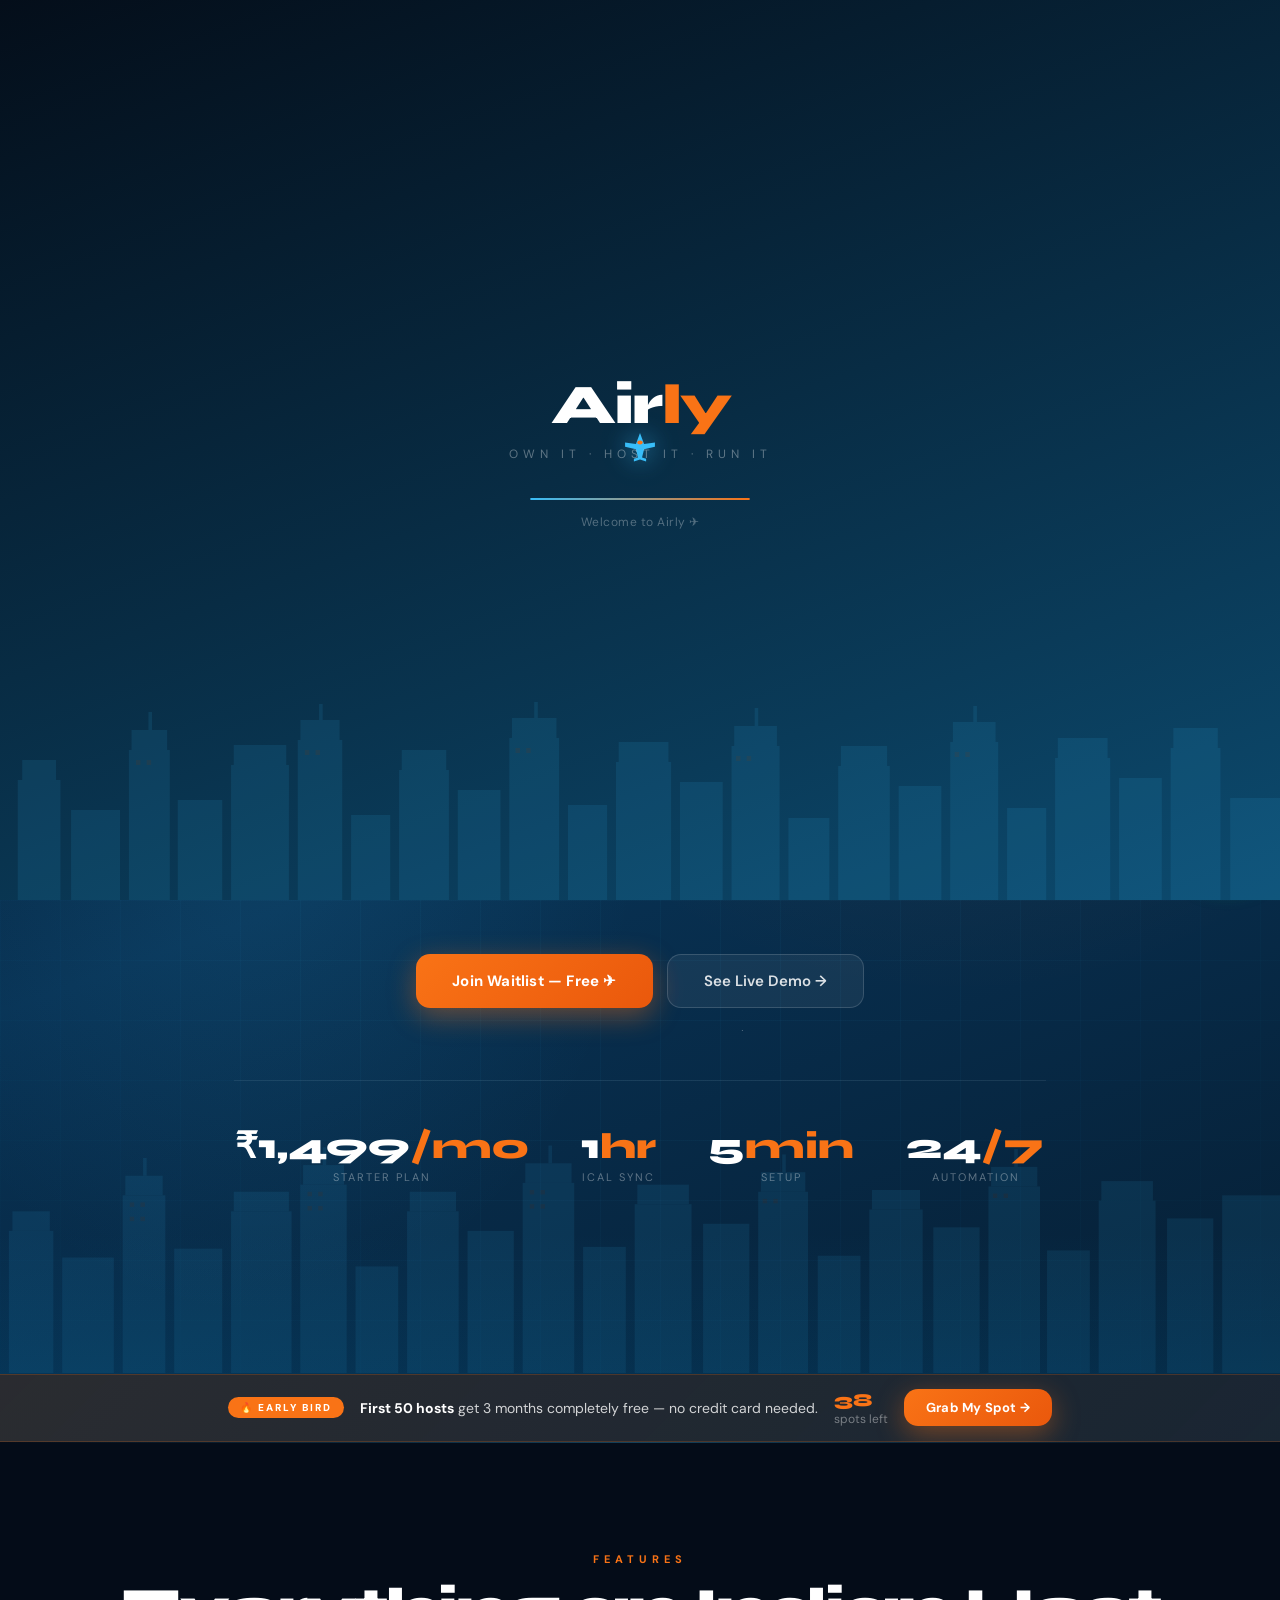
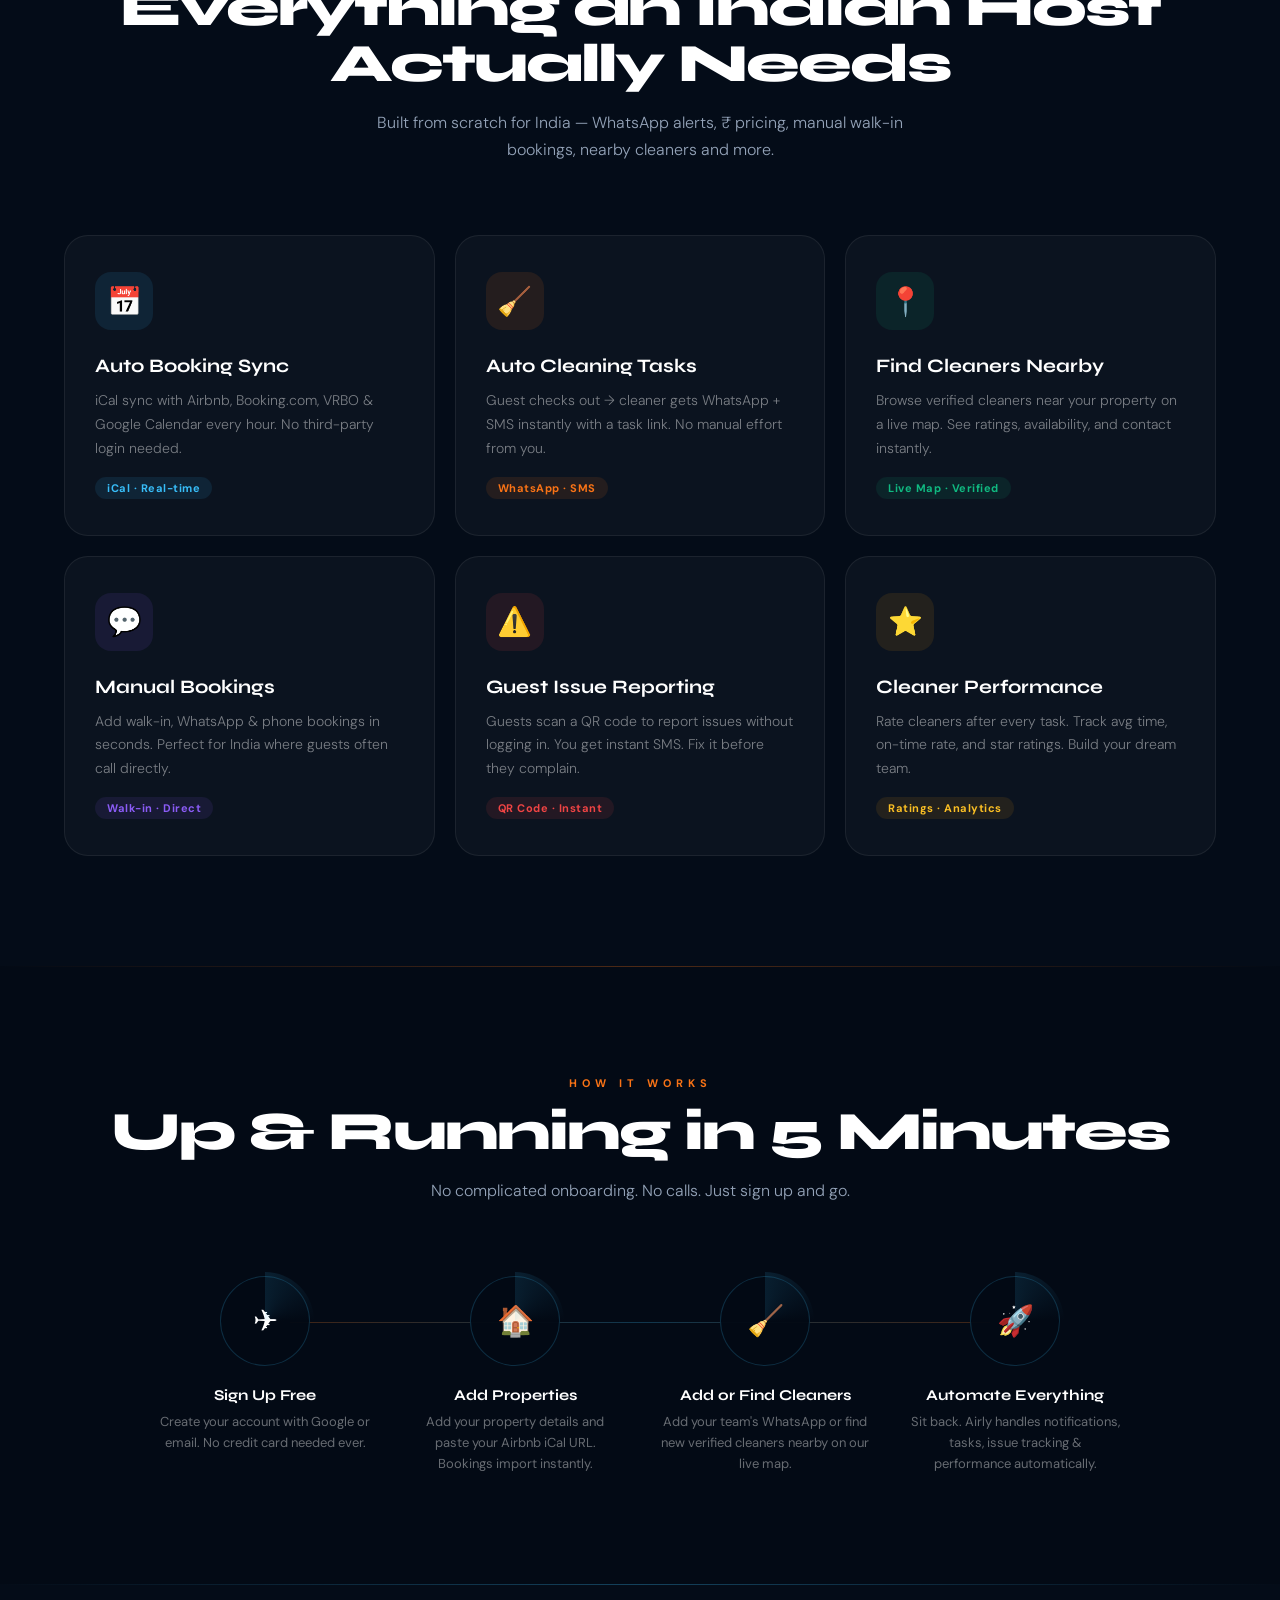
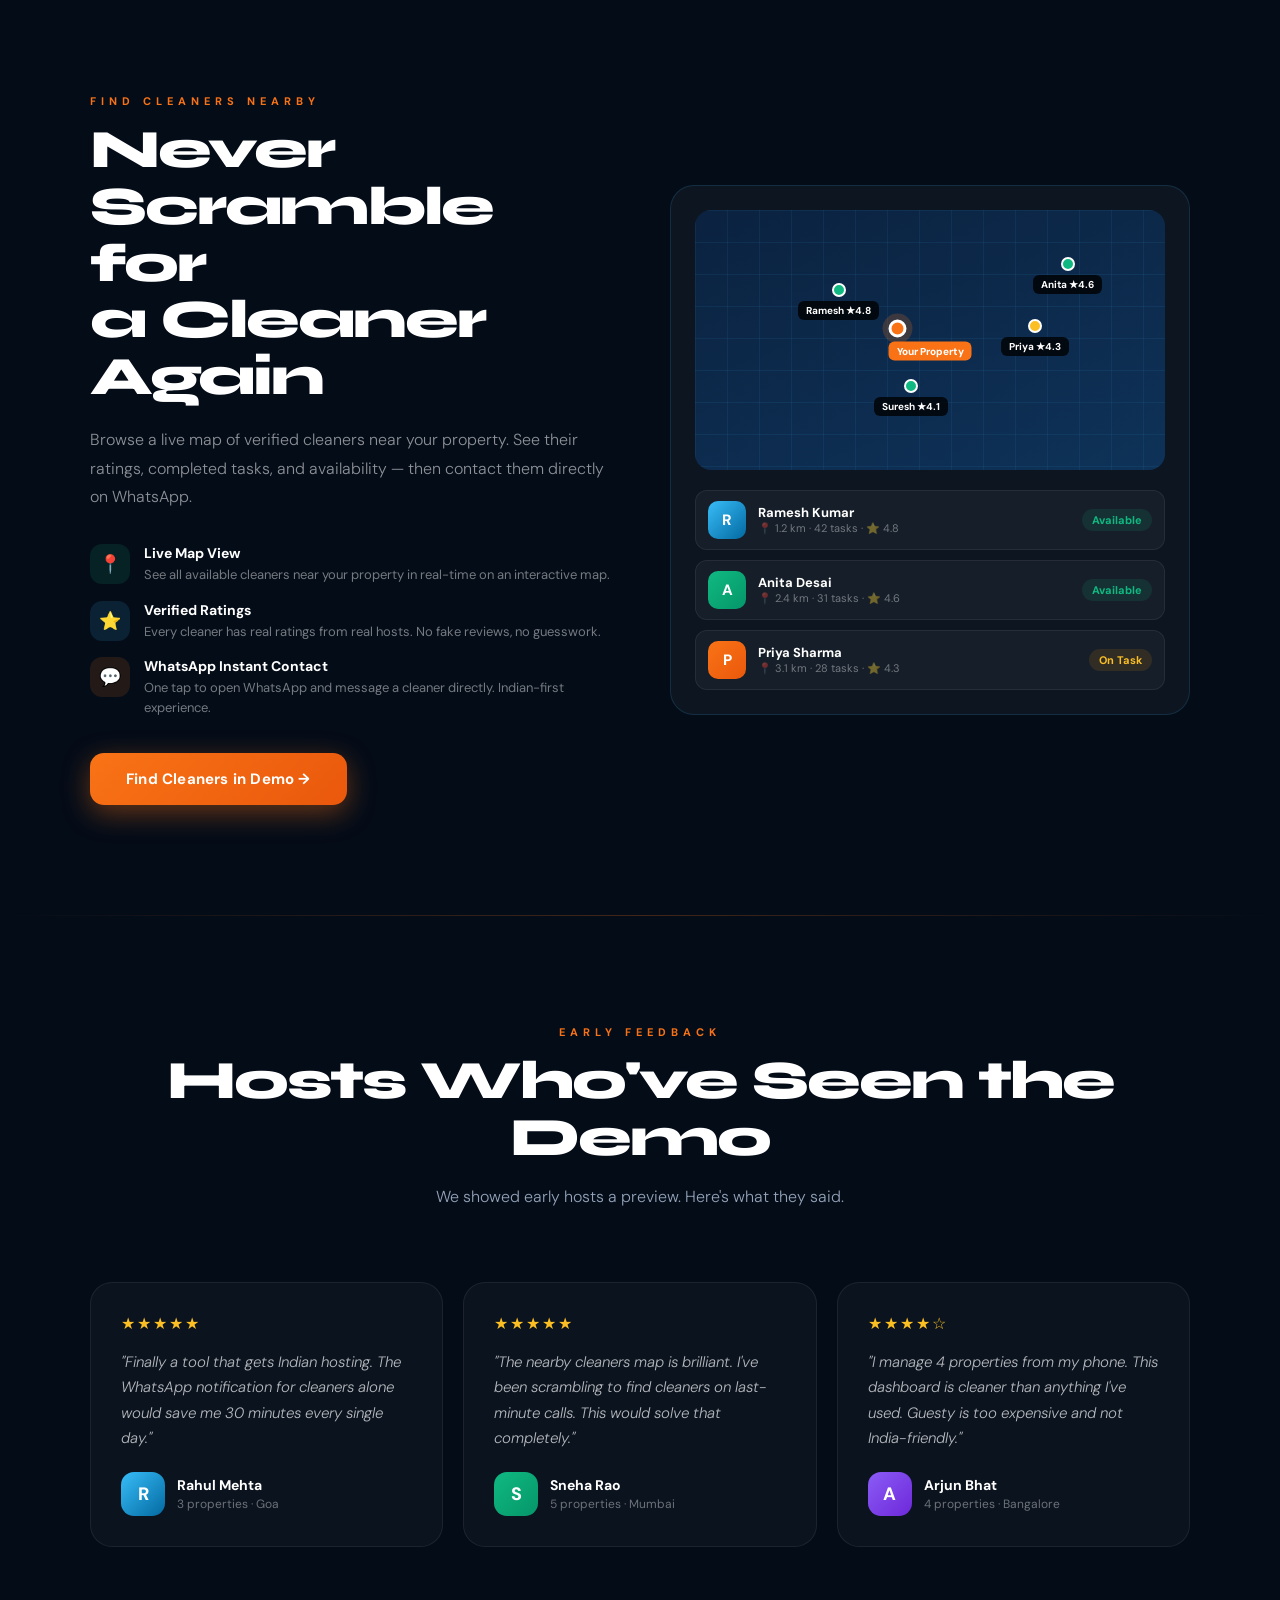
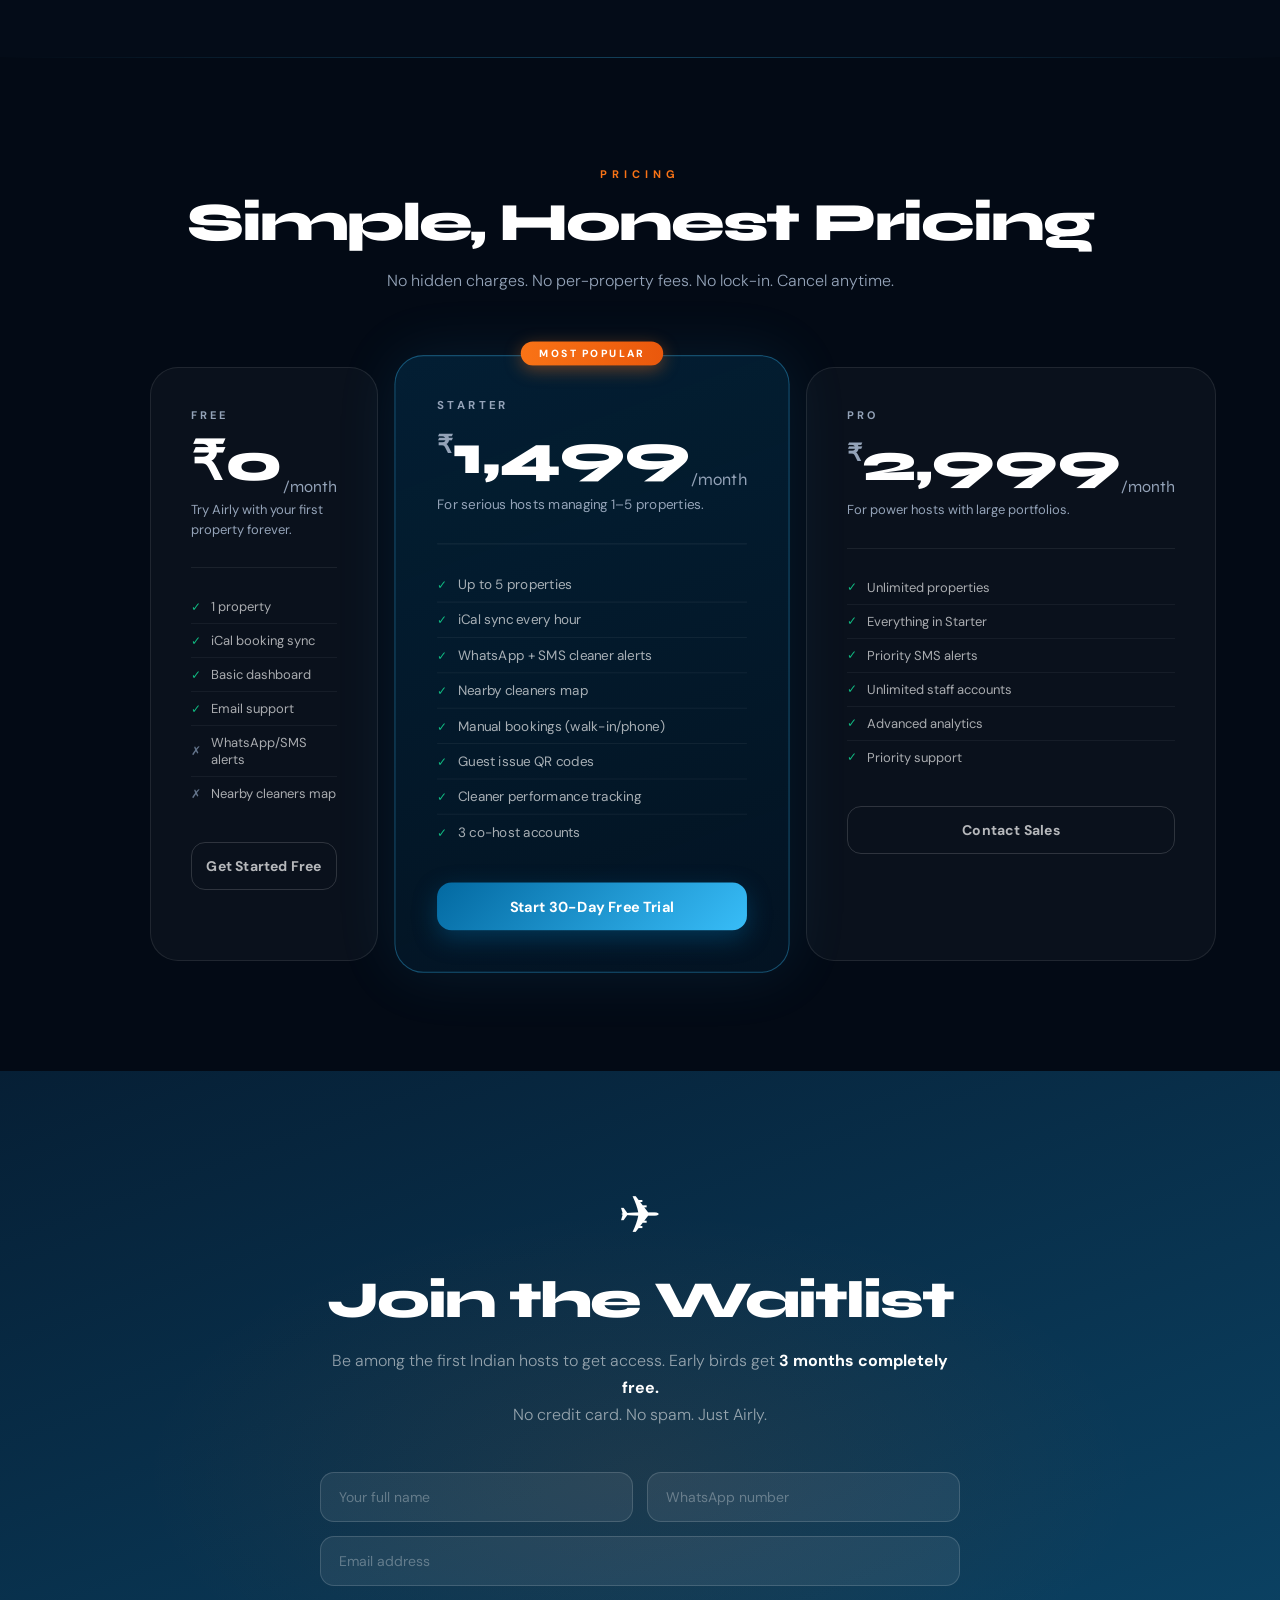
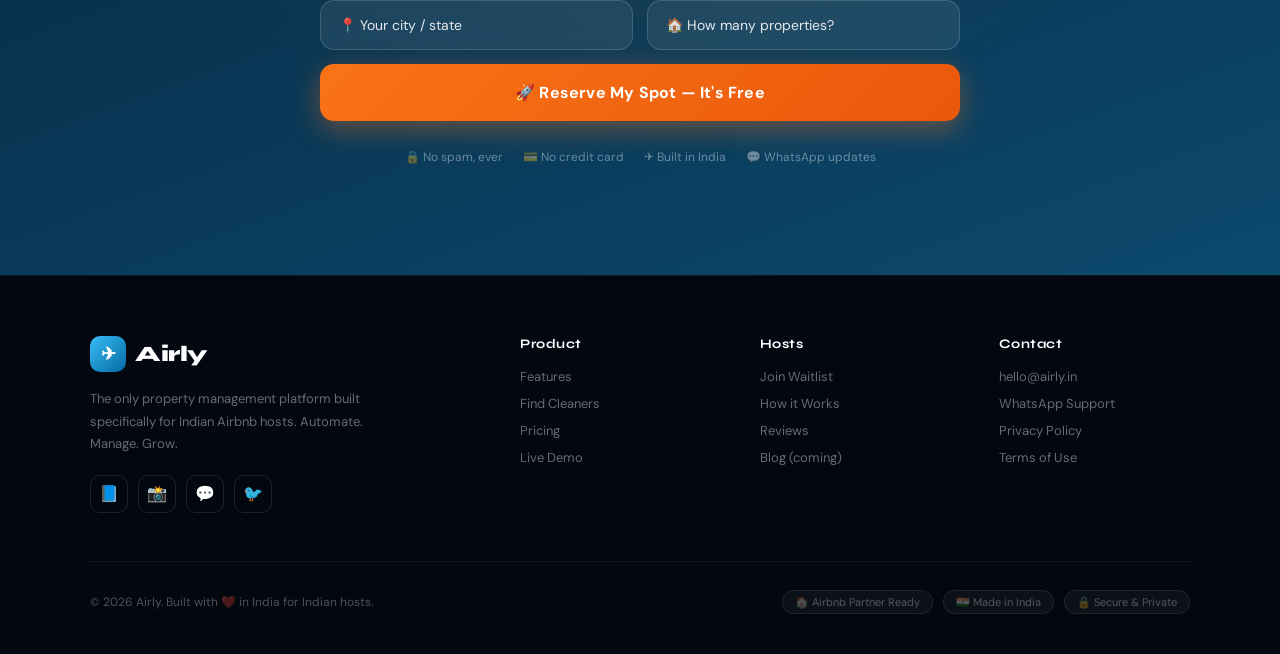
<file: airly/index.html>
﻿<!DOCTYPE html>
<html lang="en">
<head>
<meta charset="UTF-8"/>
<meta name="viewport" content="width=device-width, initial-scale=1.0"/>
<meta name="description" content="Airly — The only property management platform built for Indian Airbnb hosts. Automate cleaners, sync bookings, find nearby help."/>
<title>Airly — Own it. Host it. Run it.</title>
<link href="https://fonts.googleapis.com/css2?family=Syne:wght@400;600;700;800&family=DM+Sans:ital,opsz,wght@0,9..40,300;0,9..40,400;0,9..40,500;0,9..40,600;1,9..40,300&display=swap" rel="stylesheet"/>
<style>
:root{
  --sky:#38BDF8;--sky-dark:#0369A1;--sky-mid:#075985;--sky-deep:#0C4A6E;--navy:#061F35;
  --orange:#F97316;--orange-dark:#EA580C;--amber:#FBBF24;
  --green:#10B981;--red:#EF4444;--purple:#8B5CF6;
  --s50:#F8FAFC;--s100:#F1F5F9;--s200:#E2E8F0;--s300:#CBD5E1;
  --s400:#94A3B8;--s500:#64748B;--s700:#334155;--s900:#0F172A;
  --white:#fff;
}
*,*::before,*::after{box-sizing:border-box;margin:0;padding:0;}
html{scroll-behavior:smooth;}
body{font-family:'DM Sans',sans-serif;background:var(--navy);color:var(--white);overflow-x:hidden;}

/* ── LOADER ── */
#loader{position:fixed;inset:0;z-index:9999;background:linear-gradient(160deg,#040E1A 0%,#0C4A6E 100%);display:flex;flex-direction:column;align-items:center;justify-content:center;transition:opacity .8s ease,visibility .8s ease;}
#loader.hide{opacity:0;visibility:hidden;pointer-events:none;}
.ld-city{position:absolute;bottom:0;left:0;right:0;height:200px;opacity:.15;}
.ld-city svg{width:100%;height:100%;}
.ld-plane{position:absolute;animation:lp-fly 2.8s cubic-bezier(.25,.46,.45,.94) infinite;}
@keyframes lp-fly{0%{bottom:70px;left:calc(50% - 10px);transform:rotate(-42deg) scale(.5);opacity:0;}30%{opacity:1;}70%{bottom:52vh;left:calc(50% + 100px);transform:rotate(-18deg) scale(1);}100%{bottom:82vh;left:calc(50% + 320px);transform:rotate(-5deg) scale(.65);opacity:0;}}
.ld-logo{font-family:'Syne',sans-serif;font-size:56px;font-weight:800;color:#fff;letter-spacing:-2px;position:relative;z-index:1;}
.ld-logo span{color:var(--orange);}
.ld-sub{font-size:12px;letter-spacing:5px;text-transform:uppercase;color:rgba(255,255,255,.35);margin:8px 0 36px;position:relative;z-index:1;}
.ld-bar-wrap{width:220px;height:2px;background:rgba(255,255,255,.1);border-radius:2px;overflow:hidden;position:relative;z-index:1;}
.ld-bar{height:100%;background:linear-gradient(90deg,var(--sky),var(--orange));width:0;animation:ld-prog 2.2s ease forwards;border-radius:2px;}
@keyframes ld-prog{0%{width:0;}60%{width:72%;}90%{width:92%;}100%{width:100%;}}
.ld-msg{font-size:12px;color:rgba(255,255,255,.3);margin-top:14px;letter-spacing:.5px;position:relative;z-index:1;}

/* ── NAVBAR ── */
.navbar{position:fixed;top:0;left:0;right:0;z-index:500;padding:0 5%;height:66px;display:flex;align-items:center;justify-content:space-between;background:rgba(2,10,22,.94);backdrop-filter:blur(24px);border-bottom:1px solid rgba(56,189,248,.18);box-shadow:0 10px 32px rgba(0,0,0,.22);transition:all .3s;}
.navbar.scrolled{background:rgba(1,8,18,.98);border-bottom-color:rgba(56,189,248,.24);}
.nav-logo{font-family:'Syne',sans-serif;font-size:22px;font-weight:800;color:#fff;letter-spacing:-.5px;display:flex;align-items:center;gap:9px;text-decoration:none;}
.nav-logo-icon{width:36px;height:36px;background:linear-gradient(135deg,var(--sky),var(--sky-dark));border-radius:10px;display:flex;align-items:center;justify-content:center;font-size:18px;}
.nav-links{display:flex;align-items:center;gap:6px;}
.nav-links a{padding:8px 16px;border-radius:10px;font-size:13px;font-weight:600;color:rgba(255,255,255,.9);text-decoration:none;transition:all .2s;}
.nav-links a:hover{color:#fff;background:rgba(255,255,255,.1);}
.nav-cta{background:var(--orange)!important;color:#fff!important;font-weight:700!important;padding:10px 22px!important;border-radius:12px!important;box-shadow:0 4px 16px rgba(249,115,22,.35);}
.nav-cta:hover{background:var(--orange-dark)!important;transform:translateY(-1px);}
.nav-demo-btn{background:rgba(56,189,248,.16)!important;color:#d9f4ff!important;border:1px solid rgba(56,189,248,.36)!important;font-weight:700!important;}
.hamburger{display:none;flex-direction:column;gap:5px;cursor:pointer;padding:10px;border-radius:12px;border:1px solid rgba(56,189,248,.32);background:rgba(56,189,248,.12);box-shadow:0 8px 20px rgba(0,0,0,.16);transition:all .25s;}
.hamburger:hover{background:rgba(56,189,248,.18);border-color:rgba(125,211,252,.55);}
.hamburger span{display:block;width:24px;height:2px;background:#fff;border-radius:2px;transition:transform .3s ease,opacity .2s ease;}
.hamburger.active span:nth-child(1){transform:translateY(7px) rotate(45deg);}
.hamburger.active span:nth-child(2){opacity:0;}
.hamburger.active span:nth-child(3){transform:translateY(-7px) rotate(-45deg);}
.mobile-menu{display:none;position:fixed;inset:66px 0 0 0;background:rgba(4,14,26,.98);z-index:499;padding:24px 5%;flex-direction:column;gap:4px;overflow-y:auto;}
.mobile-menu.open{display:flex;}
.mobile-menu a{display:block;padding:14px 16px;border-radius:12px;color:rgba(255,255,255,.92);text-decoration:none;font-size:15px;font-weight:600;}
.mobile-menu a:hover{background:rgba(255,255,255,.08);color:#fff;}
body.menu-open{overflow:hidden;}

/* ── HERO ── */
.hero{min-height:100vh;display:flex;align-items:center;justify-content:center;position:relative;overflow:hidden;
  background:linear-gradient(160deg,#040E1A 0%,#083254 55%,#061F35 100%);}
.hero-grid{position:absolute;inset:0;background-image:linear-gradient(rgba(56,189,248,.04) 1px,transparent 1px),linear-gradient(90deg,rgba(56,189,248,.04) 1px,transparent 1px);background-size:60px 60px;mask-image:radial-gradient(ellipse 80% 80% at 50% 50%,#000 40%,transparent 100%);}
.hero-glow{position:absolute;inset:0;background:radial-gradient(ellipse 60% 50% at 75% 40%,rgba(249,115,22,.09),transparent 65%),radial-gradient(ellipse 50% 60% at 20% 60%,rgba(56,189,248,.1),transparent 60%);}
.hero-stars{position:absolute;inset:0;background-image:radial-gradient(1px 1px at 10% 15%,rgba(255,255,255,.6) 0%,transparent 100%),radial-gradient(1.5px 1.5px at 25% 55%,rgba(255,255,255,.4) 0%,transparent 100%),radial-gradient(1px 1px at 42% 10%,rgba(255,255,255,.65) 0%,transparent 100%),radial-gradient(1px 1px at 58% 75%,rgba(255,255,255,.3) 0%,transparent 100%),radial-gradient(1.5px 1.5px at 68% 25%,rgba(255,255,255,.5) 0%,transparent 100%),radial-gradient(1px 1px at 80% 60%,rgba(255,255,255,.4) 0%,transparent 100%),radial-gradient(1px 1px at 90% 12%,rgba(255,255,255,.55) 0%,transparent 100%),radial-gradient(1.5px 1.5px at 95% 48%,rgba(255,255,255,.35) 0%,transparent 100%);}
.city-bg{position:absolute;bottom:0;left:0;right:0;pointer-events:none;opacity:.1;}
.city-bg svg{width:100%;display:block;}
.hero-plane{position:absolute;z-index:3;animation:hp-fly 20s linear infinite;pointer-events:none;filter:drop-shadow(0 0 12px rgba(56,189,248,.5));}
@keyframes hp-fly{0%{left:-80px;top:28%;opacity:0;transform:rotate(-5deg) scale(.7);}6%{opacity:1;}45%{top:22%;transform:rotate(-3deg) scale(1);}90%{opacity:.7;}100%{left:calc(100% + 80px);top:32%;opacity:0;transform:rotate(-6deg) scale(.6);}}
.hero-plane2{position:absolute;z-index:2;animation:hp-fly2 30s linear 10s infinite;pointer-events:none;filter:drop-shadow(0 0 6px rgba(56,189,248,.3));opacity:.4;}
@keyframes hp-fly2{0%{left:-60px;top:13%;opacity:0;transform:rotate(-3deg) scale(.45);}8%{opacity:.4;}92%{opacity:.25;}100%{left:calc(100% + 60px);top:18%;opacity:0;transform:rotate(-5deg) scale(.35);}}
.horizon{position:absolute;bottom:0;left:0;right:0;height:140px;background:linear-gradient(to top,rgba(3,105,161,.18),transparent);z-index:1;}
.hero-content{position:relative;z-index:4;text-align:center;max-width:860px;padding:120px 24px 80px;}
.hero-badge{display:inline-flex;align-items:center;gap:8px;background:rgba(56,189,248,.1);border:1px solid rgba(56,189,248,.25);padding:7px 20px;border-radius:100px;margin-bottom:32px;font-size:11px;color:var(--sky);font-weight:700;letter-spacing:2px;text-transform:uppercase;animation:fadeUp .6s ease .2s both;}
.badge-dot{width:6px;height:6px;border-radius:50%;background:var(--orange);animation:pdot 2s ease-in-out infinite;}
@keyframes pdot{0%,100%{opacity:1;transform:scale(1);}50%{opacity:.4;transform:scale(.6);}}
.hero h1{font-family:'Syne',sans-serif;font-size:clamp(44px,7vw,90px);font-weight:800;line-height:.95;letter-spacing:-4px;color:#fff;margin-bottom:14px;animation:fadeUp .7s ease .35s both;}
.hero h1 .accent{color:var(--orange);position:relative;display:inline-block;}
.hero h1 .accent::after{content:'';position:absolute;bottom:-2px;left:0;right:0;height:3px;background:linear-gradient(90deg,var(--orange),transparent);border-radius:2px;}
.hero-tagline{font-size:12px;letter-spacing:6px;font-weight:600;color:rgba(255,255,255,.3);margin-bottom:26px;text-transform:uppercase;animation:fadeUp .7s ease .45s both;}
.hero p{font-size:18px;color:rgba(255,255,255,.6);line-height:1.75;margin-bottom:48px;font-weight:300;max-width:600px;margin-left:auto;margin-right:auto;animation:fadeUp .7s ease .55s both;}
.hero-btns{display:flex;gap:14px;justify-content:center;flex-wrap:wrap;margin-bottom:72px;animation:fadeUp .7s ease .65s both;}
.btn-primary{background:linear-gradient(135deg,var(--orange),var(--orange-dark));color:#fff;padding:16px 36px;border-radius:14px;font-size:15px;font-weight:700;cursor:pointer;border:none;font-family:'DM Sans',sans-serif;box-shadow:0 8px 28px rgba(249,115,22,.4);letter-spacing:.2px;transition:all .25s;text-decoration:none;display:inline-flex;align-items:center;gap:8px;}
.btn-primary:hover{transform:translateY(-3px);box-shadow:0 16px 40px rgba(249,115,22,.5);}
.btn-ghost{background:rgba(255,255,255,.06);color:rgba(255,255,255,.85);padding:16px 36px;border-radius:14px;font-size:15px;font-weight:600;cursor:pointer;border:1px solid rgba(255,255,255,.15);font-family:'DM Sans',sans-serif;transition:all .25s;text-decoration:none;display:inline-flex;align-items:center;gap:8px;backdrop-filter:blur(8px);}
.btn-ghost:hover{background:rgba(255,255,255,.12);border-color:rgba(255,255,255,.3);transform:translateY(-2px);}
.hero-stats{display:flex;gap:52px;justify-content:center;flex-wrap:wrap;border-top:1px solid rgba(255,255,255,.07);padding-top:48px;animation:fadeUp .7s ease .75s both;}
.hs-num{font-family:'Syne',sans-serif;font-size:36px;font-weight:800;color:#fff;line-height:1;}
.hs-num em{font-style:normal;color:var(--orange);}
.hs-lbl{font-size:11px;color:rgba(255,255,255,.35);margin-top:5px;letter-spacing:2px;text-transform:uppercase;}

/* ── EARLY BIRD BANNER ── */
.eb-banner{background:linear-gradient(135deg,rgba(249,115,22,.15),rgba(249,115,22,.08));border-top:1px solid rgba(249,115,22,.2);border-bottom:1px solid rgba(249,115,22,.2);padding:14px 5%;display:flex;align-items:center;justify-content:center;gap:16px;flex-wrap:wrap;}
.eb-badge{background:var(--orange);color:#fff;font-size:10px;font-weight:800;letter-spacing:2px;padding:4px 12px;border-radius:100px;text-transform:uppercase;flex-shrink:0;}
.eb-text{font-size:14px;color:rgba(255,255,255,.8);}
.eb-text strong{color:#fff;}
.eb-count{font-family:'Syne',sans-serif;font-size:18px;font-weight:800;color:var(--orange);}
.eb-sub{font-size:12px;color:rgba(255,255,255,.4);}

/* ── SECTION BASE ── */
section{padding:110px 5%;position:relative;overflow:hidden;}
.sec-label{font-size:11px;letter-spacing:5px;text-transform:uppercase;font-weight:700;color:var(--orange);margin-bottom:14px;text-align:center;}
.sec-title{font-family:'Syne',sans-serif;font-size:clamp(32px,4.5vw,54px);font-weight:800;letter-spacing:-2px;color:#fff;text-align:center;margin-bottom:16px;line-height:1.05;}
.sec-sub{font-size:16px;color:var(--s400);text-align:center;max-width:540px;margin:0 auto 72px;line-height:1.7;font-weight:300;}

/* ── FEATURES ── */
.features{background:#040C18;}
.features::before{content:'';position:absolute;top:0;left:0;right:0;height:1px;background:linear-gradient(90deg,transparent,rgba(56,189,248,.3),transparent);}
.feat-grid{display:grid;grid-template-columns:repeat(3,1fr);gap:20px;max-width:1160px;margin:0 auto;}
.feat-card{background:rgba(255,255,255,.03);border:1px solid rgba(255,255,255,.07);border-radius:24px;padding:36px 30px;transition:all .35s;cursor:default;position:relative;overflow:hidden;}
.feat-card::after{content:'';position:absolute;inset:0;border-radius:24px;background:radial-gradient(ellipse 60% 50% at 50% 0%,rgba(56,189,248,.06),transparent);opacity:0;transition:opacity .35s;}
.feat-card:hover{background:rgba(255,255,255,.055);transform:translateY(-6px);border-color:rgba(56,189,248,.2);box-shadow:0 24px 64px rgba(0,0,0,.4);}
.feat-card:hover::after{opacity:1;}
.feat-icon{width:58px;height:58px;border-radius:16px;display:flex;align-items:center;justify-content:center;font-size:28px;margin-bottom:24px;}
.feat-card h3{font-family:'Syne',sans-serif;font-size:19px;font-weight:700;color:#fff;margin-bottom:12px;}
.feat-card p{font-size:14px;color:rgba(255,255,255,.45);line-height:1.7;font-weight:300;}
.feat-tag{display:inline-block;margin-top:16px;font-size:11px;font-weight:700;padding:4px 12px;border-radius:100px;letter-spacing:.5px;}

/* ── HOW IT WORKS ── */
.how{background:#030A15;}
.how::before{content:'';position:absolute;top:0;left:0;right:0;height:1px;background:linear-gradient(90deg,transparent,rgba(249,115,22,.3),transparent);}
.how-grid{display:grid;grid-template-columns:repeat(4,1fr);gap:0;max-width:1000px;margin:0 auto;position:relative;}
.how-grid::before{content:'';position:absolute;top:46px;left:15%;right:15%;height:1px;background:linear-gradient(90deg,var(--orange),var(--sky),var(--orange));opacity:.25;z-index:0;}
.how-step{text-align:center;padding:0 20px;position:relative;z-index:1;}
.how-num{width:90px;height:90px;border-radius:50%;margin:0 auto 20px;border:1px solid rgba(56,189,248,.2);display:flex;align-items:center;justify-content:center;background:rgba(3,10,21,.95);font-size:30px;position:relative;}
.how-num::after{content:'';position:absolute;inset:-5px;border-radius:50%;background:conic-gradient(rgba(56,189,248,.3) 0deg,transparent 90deg);opacity:.4;animation:spin 8s linear infinite;}
@keyframes spin{to{transform:rotate(360deg);}}
.how-step h4{font-family:'Syne',sans-serif;font-size:15px;font-weight:700;color:#fff;margin-bottom:8px;}
.how-step p{font-size:13px;color:rgba(255,255,255,.4);line-height:1.6;}

/* ── NEARBY CLEANERS FEATURE HIGHLIGHT ── */
.nearby{background:#040C18;}
.nearby::before{content:'';position:absolute;top:0;left:0;right:0;height:1px;background:linear-gradient(90deg,transparent,rgba(56,189,248,.3),transparent);}
.nearby-inner{max-width:1100px;margin:0 auto;display:grid;grid-template-columns:1fr 1fr;gap:60px;align-items:center;}
.nearby-text .sec-label,.nearby-text .sec-title{text-align:left;}
.nearby-text .sec-title{margin-bottom:20px;}
.nearby-text p{font-size:16px;color:rgba(255,255,255,.55);line-height:1.8;font-weight:300;margin-bottom:32px;}
.nearby-bullets{list-style:none;display:flex;flex-direction:column;gap:16px;margin-bottom:36px;}
.nearby-bullets li{display:flex;align-items:flex-start;gap:14px;}
.nb-icon{width:40px;height:40px;border-radius:12px;flex-shrink:0;display:flex;align-items:center;justify-content:center;font-size:18px;}
.nb-title{font-size:14px;font-weight:700;color:#fff;margin-bottom:3px;}
.nb-desc{font-size:13px;color:rgba(255,255,255,.45);line-height:1.5;}
.nearby-visual{position:relative;}
.map-card{background:rgba(255,255,255,.04);border:1px solid rgba(56,189,248,.15);border-radius:24px;padding:24px;overflow:hidden;position:relative;}
.map-placeholder{height:260px;background:linear-gradient(160deg,#0B2240,#0E3258);border-radius:16px;position:relative;overflow:hidden;margin-bottom:20px;}
.map-grid-lines{position:absolute;inset:0;background-image:linear-gradient(rgba(56,189,248,.08) 1px,transparent 1px),linear-gradient(90deg,rgba(56,189,248,.08) 1px,transparent 1px);background-size:32px 32px;}
.map-pin{position:absolute;display:flex;flex-direction:column;align-items:center;cursor:pointer;transition:transform .2s;}
.map-pin:hover{transform:scale(1.15);}
.map-pin-dot{width:14px;height:14px;border-radius:50%;border:2px solid #fff;}
.map-pin-label{background:rgba(0,0,0,.8);color:#fff;font-size:10px;font-weight:700;padding:3px 8px;border-radius:6px;margin-top:4px;white-space:nowrap;}
.map-you{position:absolute;top:50%;left:50%;transform:translate(-50%,-50%);}
.map-you-dot{width:18px;height:18px;border-radius:50%;background:var(--orange);border:3px solid #fff;box-shadow:0 0 0 6px rgba(249,115,22,.2);}
.map-you-label{background:var(--orange);color:#fff;font-size:10px;font-weight:800;padding:3px 8px;border-radius:6px;margin-top:4px;white-space:nowrap;}
.cleaner-list{display:flex;flex-direction:column;gap:10px;}
.cleaner-row{display:flex;align-items:center;gap:12px;padding:10px 12px;background:rgba(255,255,255,.04);border-radius:12px;border:1px solid rgba(255,255,255,.07);}
.cl-avatar{width:38px;height:38px;border-radius:10px;display:flex;align-items:center;justify-content:center;font-size:15px;font-weight:800;color:#fff;flex-shrink:0;}
.cl-name{font-size:13px;font-weight:700;color:#fff;}
.cl-meta{font-size:11px;color:rgba(255,255,255,.4);}
.cl-badge{margin-left:auto;font-size:11px;font-weight:700;padding:4px 10px;border-radius:100px;}
.cl-badge.avail{background:rgba(16,185,129,.12);color:var(--green);}
.cl-badge.busy{background:rgba(245,158,11,.12);color:var(--amber);}

/* ── PRICING ── */
.pricing{background:#030A15;}
.pricing::before{content:'';position:absolute;top:0;left:0;right:0;height:1px;background:linear-gradient(90deg,transparent,rgba(56,189,248,.3),transparent);}
.price-grid{display:grid;grid-template-columns:repeat(3,1fr);gap:24px;max-width:980px;margin:0 auto;}
.price-card{background:rgba(255,255,255,.03);border:1px solid rgba(255,255,255,.09);border-radius:28px;padding:40px;position:relative;transition:all .3s;}
.price-card:hover{transform:translateY(-4px);}
.price-card.featured{background:linear-gradient(160deg,rgba(3,105,161,.22),rgba(7,89,133,.12));border-color:rgba(56,189,248,.35);transform:scale(1.04);box-shadow:0 0 60px rgba(56,189,248,.1);}
.price-card.featured:hover{transform:scale(1.04) translateY(-4px);}
.price-badge{position:absolute;top:-14px;left:50%;transform:translateX(-50%);background:linear-gradient(90deg,var(--orange),var(--orange-dark));color:#fff;padding:5px 18px;border-radius:100px;font-size:10px;font-weight:800;letter-spacing:2px;white-space:nowrap;box-shadow:0 4px 16px rgba(249,115,22,.4);}
.price-plan{font-size:11px;letter-spacing:3px;color:var(--s400);text-transform:uppercase;margin-bottom:14px;font-weight:700;}
.price-amount{font-family:'Syne',sans-serif;font-size:54px;font-weight:800;color:#fff;line-height:1;margin-bottom:6px;}
.price-amount sup{font-size:24px;vertical-align:super;color:var(--s400);}
.price-amount sub{font-size:16px;color:var(--s400);font-weight:400;}
.price-desc{font-size:13px;color:var(--s400);margin-bottom:28px;line-height:1.5;}
.price-divider{height:1px;background:rgba(255,255,255,.07);margin-bottom:22px;}
.price-feats{list-style:none;margin-bottom:32px;}
.price-feats li{font-size:13px;color:rgba(255,255,255,.65);padding:8px 0;display:flex;align-items:center;gap:10px;border-bottom:1px solid rgba(255,255,255,.05);}
.price-feats li:last-child{border-bottom:none;}
.chk{color:var(--green);font-size:12px;flex-shrink:0;}
.cross{color:var(--s500);font-size:12px;flex-shrink:0;}
.price-btn{width:100%;padding:14px;border-radius:14px;font-size:14px;font-weight:700;cursor:pointer;transition:all .25s;font-family:'DM Sans',sans-serif;border:none;letter-spacing:.2px;}
.price-btn-outline{background:transparent;border:1.5px solid rgba(255,255,255,.15);color:rgba(255,255,255,.7);}
.price-btn-outline:hover{border-color:rgba(255,255,255,.35);color:#fff;}
.price-btn-fill{background:linear-gradient(135deg,var(--sky-dark),var(--sky));color:#fff;box-shadow:0 8px 24px rgba(3,105,161,.4);}
.price-btn-fill:hover{box-shadow:0 12px 32px rgba(3,105,161,.55);transform:translateY(-1px);}

/* ── WAITLIST ── */
.waitlist{background:linear-gradient(160deg,#061F35,#0C4A6E);position:relative;overflow:hidden;}
.waitlist::before{content:'';position:absolute;inset:0;background:radial-gradient(ellipse 60% 50% at 50% 50%,rgba(249,115,22,.08),transparent 65%);}
.wl-inner{max-width:640px;margin:0 auto;text-align:center;position:relative;z-index:1;}
.wl-icon{font-size:52px;margin-bottom:20px;}
.wl-title{font-family:'Syne',sans-serif;font-size:clamp(32px,5vw,52px);font-weight:800;letter-spacing:-2px;color:#fff;margin-bottom:16px;}
.wl-sub{font-size:16px;color:rgba(255,255,255,.55);margin-bottom:44px;line-height:1.7;font-weight:300;}
.wl-form{display:flex;flex-direction:column;gap:14px;margin-bottom:28px;}
.wl-row{display:grid;grid-template-columns:1fr 1fr;gap:14px;}
.wl-input{padding:15px 18px;border-radius:14px;border:1.5px solid rgba(255,255,255,.15);background:rgba(255,255,255,.07);color:#fff;font-size:14px;font-family:'DM Sans',sans-serif;outline:none;transition:all .2s;width:100%;}
.wl-input:focus{border-color:var(--sky);background:rgba(255,255,255,.1);box-shadow:0 0 0 4px rgba(56,189,248,.1);}
.wl-input::placeholder{color:rgba(255,255,255,.3);}
.wl-select{padding:15px 18px;border-radius:14px;border:1.5px solid rgba(255,255,255,.15);background:rgba(255,255,255,.07);color:rgba(255,255,255,.88);font-size:14px;font-family:'DM Sans',sans-serif;outline:none;cursor:pointer;width:100%;appearance:none;}
.wl-select option{color:var(--s900);background:#fff;}
.wl-submit{background:linear-gradient(135deg,var(--orange),var(--orange-dark));color:#fff;padding:18px;border-radius:14px;font-size:16px;font-weight:700;border:none;cursor:pointer;font-family:'DM Sans',sans-serif;box-shadow:0 8px 28px rgba(249,115,22,.4);transition:all .25s;letter-spacing:.2px;}
.wl-submit:hover{transform:translateY(-3px);box-shadow:0 16px 44px rgba(249,115,22,.55);}
.wl-trust{display:flex;align-items:center;justify-content:center;gap:20px;flex-wrap:wrap;}
.wl-trust-item{display:flex;align-items:center;gap:6px;font-size:12px;color:rgba(255,255,255,.4);}
.wl-success{display:none;text-align:center;padding:32px;background:rgba(16,185,129,.1);border:1px solid rgba(16,185,129,.25);border-radius:20px;}
.wl-success h3{font-family:'Syne',sans-serif;font-size:24px;font-weight:800;color:#fff;margin-bottom:8px;}
.wl-success p{font-size:14px;color:rgba(255,255,255,.6);}

/* ── TESTIMONIALS ── */
.testi{background:#040C18;}
.testi::before{content:'';position:absolute;top:0;left:0;right:0;height:1px;background:linear-gradient(90deg,transparent,rgba(249,115,22,.25),transparent);}
.testi-grid{display:grid;grid-template-columns:repeat(3,1fr);gap:20px;max-width:1100px;margin:0 auto;}
.testi-card{background:rgba(255,255,255,.03);border:1px solid rgba(255,255,255,.07);border-radius:22px;padding:30px;transition:all .3s;}
.testi-card:hover{transform:translateY(-4px);border-color:rgba(56,189,248,.18);}
.testi-stars{color:var(--amber);font-size:16px;margin-bottom:16px;letter-spacing:2px;}
.testi-text{font-size:15px;color:rgba(255,255,255,.7);line-height:1.7;margin-bottom:20px;font-weight:300;font-style:italic;}
.testi-author{display:flex;align-items:center;gap:12px;}
.testi-avatar{width:44px;height:44px;border-radius:13px;display:flex;align-items:center;justify-content:center;font-size:18px;font-weight:800;color:#fff;flex-shrink:0;}
.testi-name{font-size:14px;font-weight:700;color:#fff;}
.testi-detail{font-size:12px;color:rgba(255,255,255,.4);margin-top:2px;}

/* ── FOOTER ── */
footer{background:#030810;border-top:1px solid rgba(255,255,255,.06);padding:60px 5% 40px;}
.footer-inner{max-width:1100px;margin:0 auto;}
.footer-top{display:grid;grid-template-columns:2fr 1fr 1fr 1fr;gap:48px;margin-bottom:48px;}
.footer-brand .nav-logo{margin-bottom:16px;display:inline-flex;}
.footer-brand p{font-size:13px;color:rgba(255,255,255,.4);line-height:1.7;max-width:280px;margin-bottom:20px;}
.footer-social{display:flex;gap:10px;}
.social-btn{width:38px;height:38px;border-radius:10px;border:1px solid rgba(255,255,255,.1);display:flex;align-items:center;justify-content:center;cursor:pointer;transition:all .2s;font-size:16px;}
.social-btn:hover{border-color:var(--sky);background:rgba(56,189,248,.08);}
.footer-col h4{font-family:'Syne',sans-serif;font-size:13px;font-weight:700;color:#fff;margin-bottom:16px;letter-spacing:.5px;}
.footer-col a{display:block;font-size:13px;color:rgba(255,255,255,.4);text-decoration:none;margin-bottom:10px;transition:color .2s;cursor:pointer;}
.footer-col a:hover{color:rgba(255,255,255,.8);}
.footer-bottom{display:flex;align-items:center;justify-content:space-between;border-top:1px solid rgba(255,255,255,.06);padding-top:28px;flex-wrap:wrap;gap:12px;}
.footer-copy{font-size:12px;color:rgba(255,255,255,.3);}
.footer-badges{display:flex;gap:10px;flex-wrap:wrap;}
.footer-badge{font-size:11px;color:rgba(255,255,255,.3);background:rgba(255,255,255,.04);border:1px solid rgba(255,255,255,.08);padding:4px 12px;border-radius:100px;}

/* ── WHATSAPP FLOAT ── */
.wa-float{position:fixed;bottom:24px;right:24px;z-index:400;display:flex;flex-direction:column;align-items:flex-end;gap:10px;}
.wa-tooltip{background:#fff;color:var(--s900);font-size:13px;font-weight:600;padding:10px 16px;border-radius:12px;box-shadow:0 8px 32px rgba(0,0,0,.2);white-space:nowrap;animation:wa-pop .3s ease;transform-origin:bottom right;}
@keyframes wa-pop{from{opacity:0;transform:scale(.8);}to{opacity:1;transform:scale(1);}}
.wa-btn{width:58px;height:58px;border-radius:18px;background:linear-gradient(135deg,#25D366,#128C7E);display:flex;align-items:center;justify-content:center;font-size:28px;cursor:pointer;box-shadow:0 8px 24px rgba(37,211,102,.4);transition:all .25s;border:none;animation:wa-bounce 3s ease-in-out 3s infinite;}
.wa-btn:hover{transform:scale(1.1);box-shadow:0 12px 32px rgba(37,211,102,.55);}
@keyframes wa-bounce{0%,100%{transform:translateY(0);}50%{transform:translateY(-6px);}}

/* ── SCROLL REVEAL ── */
.reveal{opacity:0;transform:translateY(28px);transition:opacity .7s ease,transform .7s ease;}
.reveal.visible{opacity:1;transform:translateY(0);}

/* ── UTILS ── */
@keyframes fadeUp{from{opacity:0;transform:translateY(20px);}to{opacity:1;transform:translateY(0);}}

/* ── RESPONSIVE ── */
@media(max-width:1024px){
  .feat-grid{grid-template-columns:1fr 1fr;}
  .nearby-inner{grid-template-columns:1fr;gap:40px;}
  .footer-top{grid-template-columns:1fr 1fr;}
}
@media(max-width:900px){
  .navbar{padding:0 20px;height:62px;}
  .nav-links{display:none;}
  .hamburger{display:flex;}
  .mobile-menu{inset:62px 0 0 0;padding:20px;}
}
@media(max-width:768px){
  .hero{min-height:auto;padding-top:62px;}
  .hero-content{padding:104px 20px 64px;}
  .hero h1{letter-spacing:-2px;}
  .hero p{font-size:16px;line-height:1.65;}
  .hero-stats{gap:32px;padding-top:36px;}
  .hero-plane,.hero-plane2{display:none;}
  .feat-grid{grid-template-columns:1fr;}
  .how-grid{grid-template-columns:1fr 1fr;}
  .how-grid::before{display:none;}
  .price-grid{grid-template-columns:1fr;}
  .price-card,.price-card.featured{transform:none;padding:32px 24px;}
  .testi-grid{grid-template-columns:1fr;}
  .wl-row{grid-template-columns:1fr;}
  .nearby-text .sec-label,.nearby-text .sec-title{text-align:center;}
  .nearby-text p{text-align:center;}
  .nearby-bullets{margin-bottom:28px;}
  .footer-top{grid-template-columns:1fr;gap:32px;}
  .footer-bottom{flex-direction:column;text-align:center;}
  .footer-brand p{max-width:none;}
  .eb-banner{padding:14px 20px;}
  section{padding:80px 20px;}
}
@media(max-width:480px){
  .hero-content{padding:92px 16px 52px;}
  .hero h1{font-size:clamp(36px,12vw,52px);line-height:1;}
  .hero-tagline{letter-spacing:4px;font-size:10px;}
  .hero-btns{flex-direction:column;align-items:stretch;margin-bottom:48px;}
  .btn-primary,.btn-ghost{width:100%;justify-content:center;padding:15px 20px;}
  .hero-stats{gap:24px;justify-content:flex-start;}
  .hs-num{font-size:30px;}
  .how-grid{grid-template-columns:1fr;}
  .how-step{padding:0;}
  .sec-title{font-size:clamp(28px,9vw,38px);}
  .sec-sub{font-size:15px;margin-bottom:48px;}
  .feat-card,.testi-card,.map-card,.price-card,.wl-success{padding:24px 18px;}
  .map-placeholder{height:220px;}
  .wl-title{font-size:34px;}
  .wl-sub{font-size:15px;margin-bottom:30px;}
  .wl-input,.wl-select,.wl-submit{padding:14px 16px;}
  .footer-badges{justify-content:center;}
  .wa-float{right:16px;bottom:16px;}
  .wa-tooltip{max-width:220px;white-space:normal;text-align:right;}
  .wa-btn{width:52px;height:52px;font-size:24px;}
}
</style>
</head>
<body>

<!-- LOADER -->
<div id="loader">
  <div class="ld-city">
    <svg viewBox="0 0 1440 200" preserveAspectRatio="none" xmlns="http://www.w3.org/2000/svg">
      <g fill="rgba(56,189,248,.7)">
        <rect x="20" y="80" width="48" height="120"/><rect x="25" y="60" width="38" height="20"/>
        <rect x="80" y="110" width="55" height="90"/><rect x="145" y="50" width="46" height="150"/>
        <rect x="148" y="30" width="40" height="20"/><rect x="167" y="12" width="4" height="18"/>
        <rect x="200" y="100" width="50" height="100"/><rect x="260" y="65" width="65" height="135"/>
        <rect x="263" y="45" width="59" height="20"/><rect x="335" y="40" width="50" height="160"/>
        <rect x="338" y="20" width="44" height="20"/><rect x="359" y="4" width="4" height="16"/>
        <rect x="395" y="115" width="44" height="85"/><rect x="449" y="70" width="56" height="130"/>
        <rect x="452" y="50" width="50" height="20"/><rect x="515" y="90" width="48" height="110"/>
        <rect x="573" y="38" width="56" height="162"/><rect x="576" y="18" width="50" height="20"/>
        <rect x="601" y="2" width="4" height="16"/><rect x="639" y="105" width="44" height="95"/>
        <rect x="693" y="62" width="62" height="138"/><rect x="696" y="42" width="56" height="20"/>
        <rect x="765" y="82" width="48" height="118"/><rect x="823" y="46" width="54" height="154"/>
        <rect x="826" y="26" width="48" height="20"/><rect x="849" y="8" width="4" height="18"/>
        <rect x="887" y="118" width="46" height="82"/><rect x="943" y="66" width="58" height="134"/>
        <rect x="946" y="46" width="52" height="20"/><rect x="1011" y="86" width="48" height="114"/>
        <rect x="1069" y="42" width="54" height="158"/><rect x="1072" y="22" width="48" height="20"/>
        <rect x="1095" y="6" width="4" height="16"/><rect x="1133" y="108" width="44" height="92"/>
        <rect x="1187" y="58" width="62" height="142"/><rect x="1190" y="38" width="56" height="20"/>
        <rect x="1259" y="78" width="48" height="122"/><rect x="1317" y="48" width="56" height="152"/>
        <rect x="1320" y="28" width="50" height="20"/><rect x="1384" y="98" width="56" height="102"/>
        <g fill="rgba(249,115,22,.6)" opacity=".8">
          <rect x="153" y="60" width="5" height="5"/><rect x="165" y="60" width="5" height="5"/>
          <rect x="343" y="50" width="5" height="5"/><rect x="355" y="50" width="5" height="5"/>
          <rect x="580" y="48" width="5" height="5"/><rect x="592" y="48" width="5" height="5"/>
          <rect x="828" y="56" width="5" height="5"/><rect x="840" y="56" width="5" height="5"/>
          <rect x="1074" y="52" width="5" height="5"/><rect x="1086" y="52" width="5" height="5"/>
        </g>
      </g>
    </svg>
  </div>
  <div class="ld-plane">
    <svg width="38" height="38" viewBox="0 0 56 56" xmlns="http://www.w3.org/2000/svg" style="filter:drop-shadow(0 0 12px rgba(56,189,248,.7))">
      <path d="M28 6 L34 22 L50 20 L50 26 L34 30 L31 42 L37 44 L37 48 L28 45 L19 48 L19 44 L25 42 L22 30 L6 26 L6 20 L22 22 Z" fill="#38BDF8"/>
      <ellipse cx="28" cy="20" rx="4" ry="3" fill="#F97316"/>
    </svg>
  </div>
  <div class="ld-logo">Air<span>ly</span></div>
  <div class="ld-sub">Own it · Host it · Run it</div>
  <div class="ld-bar-wrap"><div class="ld-bar"></div></div>
  <div class="ld-msg" id="ld-msg">Loading your experience...</div>
</div>

<!-- NAVBAR -->
<nav class="navbar" id="navbar">
  <a href="#" class="nav-logo"><div class="nav-logo-icon">✈</div>Airly</a>
  <div class="nav-links">
    <a href="#features">Features</a>
    <a href="#nearby">Find Cleaners</a>
    <a href="#pricing">Pricing</a>
    <a href="app.html" class="nav-demo-btn">Live Demo →</a>
    <a href="#waitlist" class="nav-cta">Join Waitlist ✈</a>
  </div>
  <button class="hamburger" id="hamburger" type="button" aria-label="Open navigation menu" aria-controls="mobile-menu" aria-expanded="false" onclick="toggleMenu()">
    <span></span><span></span><span></span>
  </button>
</nav>
<div class="mobile-menu" id="mobile-menu" aria-hidden="true">
  <a href="#features" onclick="toggleMenu()">Features</a>
  <a href="#nearby" onclick="toggleMenu()">Find Cleaners</a>
  <a href="#pricing" onclick="toggleMenu()">Pricing</a>
  <a href="app.html" onclick="toggleMenu()" style="color:var(--sky)!important">Live Demo →</a>
  <a href="#waitlist" onclick="toggleMenu()" style="background:var(--orange);color:#fff!important;font-weight:700;border-radius:12px;margin-top:8px;">Join Waitlist ✈</a>
</div>

<!-- HERO -->
<section class="hero" id="home">
  <div class="hero-grid"></div><div class="hero-glow"></div><div class="hero-stars"></div>
  <div class="city-bg">
    <svg viewBox="0 0 1440 260" preserveAspectRatio="none" xmlns="http://www.w3.org/2000/svg">
      <g fill="rgba(56,189,248,.9)">
        <rect x="10" y="100" width="50" height="160"/><rect x="14" y="78" width="42" height="22"/>
        <rect x="70" y="130" width="58" height="130"/><rect x="138" y="60" width="48" height="200"/>
        <rect x="141" y="38" width="42" height="22"/><rect x="161" y="18" width="4" height="20"/>
        <rect x="196" y="120" width="54" height="140"/><rect x="260" y="78" width="68" height="182"/>
        <rect x="263" y="56" width="62" height="22"/><rect x="338" y="48" width="52" height="212"/>
        <rect x="341" y="26" width="46" height="22"/><rect x="363" y="6" width="4" height="20"/>
        <rect x="400" y="140" width="48" height="120"/><rect x="458" y="78" width="58" height="182"/>
        <rect x="461" y="56" width="52" height="22"/><rect x="526" y="100" width="52" height="160"/>
        <rect x="588" y="46" width="58" height="214"/><rect x="591" y="24" width="52" height="22"/>
        <rect x="617" y="4" width="4" height="20"/><rect x="656" y="118" width="48" height="142"/>
        <rect x="714" y="70" width="64" height="190"/><rect x="717" y="48" width="58" height="22"/>
        <rect x="791" y="92" width="52" height="168"/><rect x="853" y="56" width="56" height="204"/>
        <rect x="856" y="34" width="50" height="22"/><rect x="880" y="14" width="4" height="20"/>
        <rect x="920" y="128" width="48" height="132"/><rect x="978" y="76" width="60" height="184"/>
        <rect x="981" y="54" width="54" height="22"/><rect x="1050" y="96" width="52" height="164"/>
        <rect x="1112" y="50" width="58" height="210"/><rect x="1115" y="28" width="52" height="22"/>
        <rect x="1141" y="8" width="4" height="20"/><rect x="1178" y="122" width="48" height="138"/>
        <rect x="1236" y="66" width="64" height="194"/><rect x="1239" y="44" width="58" height="22"/>
        <rect x="1313" y="86" width="52" height="174"/><rect x="1375" y="60" width="65" height="200"/>
        <g fill="rgba(249,115,22,.65)" opacity=".9">
          <rect x="146" y="68" width="5" height="5"/><rect x="158" y="68" width="5" height="5"/>
          <rect x="146" y="84" width="5" height="5"/><rect x="158" y="84" width="5" height="5"/>
          <rect x="346" y="56" width="5" height="5"/><rect x="358" y="56" width="5" height="5"/>
          <rect x="346" y="72" width="5" height="5"/><rect x="358" y="72" width="5" height="5"/>
          <rect x="596" y="54" width="5" height="5"/><rect x="608" y="54" width="5" height="5"/>
          <rect x="596" y="70" width="5" height="5"/><rect x="608" y="70" width="5" height="5"/>
          <rect x="858" y="64" width="5" height="5"/><rect x="870" y="64" width="5" height="5"/>
          <rect x="1117" y="58" width="5" height="5"/><rect x="1129" y="58" width="5" height="5"/>
        </g>
      </g>
    </svg>
  </div>
  <div class="horizon"></div>
  <div class="hero-plane">
    <svg width="66" height="66" viewBox="0 0 56 56" xmlns="http://www.w3.org/2000/svg">
      <path d="M28 6 L34 22 L50 20 L50 26 L34 30 L31 42 L37 44 L37 48 L28 45 L19 48 L19 44 L25 42 L22 30 L6 26 L6 20 L22 22 Z" fill="#38BDF8"/>
      <ellipse cx="28" cy="20" rx="4" ry="3" fill="#F97316"/>
    </svg>
  </div>
  <div class="hero-plane2">
    <svg width="38" height="38" viewBox="0 0 56 56" xmlns="http://www.w3.org/2000/svg">
      <path d="M28 6 L34 22 L50 20 L50 26 L34 30 L31 42 L37 44 L37 48 L28 45 L19 48 L19 44 L25 42 L22 30 L6 26 L6 20 L22 22 Z" fill="#38BDF8"/>
    </svg>
  </div>
  <div class="hero-content">
    <div class="hero-badge"><span class="badge-dot"></span>BUILT FOR INDIAN AIRBNB HOSTS</div>
    <h1>Manage Every<br/><span class="accent">Airbnb</span> Property<br/>Like a Pro</h1>
    <p class="hero-tagline">Own it · Host it · Run it</p>
    <p>Automate cleaning tasks, sync bookings from Airbnb & Booking.com, find verified cleaners nearby, and manage guest issues — all in one dashboard built for India.</p>
    <div class="hero-btns">
      <a href="#waitlist" class="btn-primary">Join Waitlist — Free ✈</a>
      <a href="app.html" class="btn-ghost">See Live Demo →</a>
    </div>
    <div class="hero-stats">
      <div><div class="hs-num">₹1,499<em>/mo</em></div><div class="hs-lbl">Starter Plan</div></div>
      <div><div class="hs-num">1<em>hr</em></div><div class="hs-lbl">iCal Sync</div></div>
      <div><div class="hs-num">5<em>min</em></div><div class="hs-lbl">Setup</div></div>
      <div><div class="hs-num">24<em>/7</em></div><div class="hs-lbl">Automation</div></div>
    </div>
  </div>
</section>

<!-- EARLY BIRD BANNER -->
<div class="eb-banner">
  <span class="eb-badge">🔥 Early Bird</span>
  <span class="eb-text"><strong>First 50 hosts</strong> get 3 months completely free — no credit card needed.</span>
  <div><div class="eb-count" id="spot-count">38</div><div class="eb-sub">spots left</div></div>
  <a href="#waitlist" class="btn-primary" style="padding:10px 22px;font-size:13px;">Grab My Spot →</a>
</div>

<!-- FEATURES -->
<section class="features" id="features">
  <div class="sec-label">FEATURES</div>
  <div class="sec-title">Everything an Indian Host<br/>Actually Needs</div>
  <div class="sec-sub">Built from scratch for India — WhatsApp alerts, ₹ pricing, manual walk-in bookings, nearby cleaners and more.</div>
  <div class="feat-grid reveal">
    <div class="feat-card"><div class="feat-icon" style="background:rgba(56,189,248,.1);">📅</div><h3>Auto Booking Sync</h3><p>iCal sync with Airbnb, Booking.com, VRBO & Google Calendar every hour. No third-party login needed.</p><span class="feat-tag" style="background:rgba(56,189,248,.1);color:var(--sky);">iCal · Real-time</span></div>
    <div class="feat-card"><div class="feat-icon" style="background:rgba(249,115,22,.1);">🧹</div><h3>Auto Cleaning Tasks</h3><p>Guest checks out → cleaner gets WhatsApp + SMS instantly with a task link. No manual effort from you.</p><span class="feat-tag" style="background:rgba(249,115,22,.1);color:var(--orange);">WhatsApp · SMS</span></div>
    <div class="feat-card"><div class="feat-icon" style="background:rgba(16,185,129,.1);">📍</div><h3>Find Cleaners Nearby</h3><p>Browse verified cleaners near your property on a live map. See ratings, availability, and contact instantly.</p><span class="feat-tag" style="background:rgba(16,185,129,.1);color:var(--green);">Live Map · Verified</span></div>
    <div class="feat-card"><div class="feat-icon" style="background:rgba(139,92,246,.1);">💬</div><h3>Manual Bookings</h3><p>Add walk-in, WhatsApp & phone bookings in seconds. Perfect for India where guests often call directly.</p><span class="feat-tag" style="background:rgba(139,92,246,.1);color:var(--purple);">Walk-in · Direct</span></div>
    <div class="feat-card"><div class="feat-icon" style="background:rgba(239,68,68,.1);">⚠️</div><h3>Guest Issue Reporting</h3><p>Guests scan a QR code to report issues without logging in. You get instant SMS. Fix it before they complain.</p><span class="feat-tag" style="background:rgba(239,68,68,.1);color:var(--red);">QR Code · Instant</span></div>
    <div class="feat-card"><div class="feat-icon" style="background:rgba(245,158,11,.1);">⭐</div><h3>Cleaner Performance</h3><p>Rate cleaners after every task. Track avg time, on-time rate, and star ratings. Build your dream team.</p><span class="feat-tag" style="background:rgba(245,158,11,.1);color:var(--amber);">Ratings · Analytics</span></div>
  </div>
</section>

<!-- HOW IT WORKS -->
<section class="how" id="how">
  <div class="sec-label">HOW IT WORKS</div>
  <div class="sec-title">Up & Running in 5 Minutes</div>
  <div class="sec-sub">No complicated onboarding. No calls. Just sign up and go.</div>
  <div class="how-grid reveal">
    <div class="how-step"><div class="how-num">✈</div><h4>Sign Up Free</h4><p>Create your account with Google or email. No credit card needed ever.</p></div>
    <div class="how-step"><div class="how-num">🏠</div><h4>Add Properties</h4><p>Add your property details and paste your Airbnb iCal URL. Bookings import instantly.</p></div>
    <div class="how-step"><div class="how-num">🧹</div><h4>Add or Find Cleaners</h4><p>Add your team's WhatsApp or find new verified cleaners nearby on our live map.</p></div>
    <div class="how-step"><div class="how-num">🚀</div><h4>Automate Everything</h4><p>Sit back. Airly handles notifications, tasks, issue tracking & performance automatically.</p></div>
  </div>
</section>

<!-- NEARBY CLEANERS FEATURE -->
<section class="nearby" id="nearby">
  <div class="nearby-inner">
    <div class="nearby-text reveal">
      <div class="sec-label">FIND CLEANERS NEARBY</div>
      <div class="sec-title">Never Scramble for<br/>a Cleaner Again</div>
      <p>Browse a live map of verified cleaners near your property. See their ratings, completed tasks, and availability — then contact them directly on WhatsApp.</p>
      <ul class="nearby-bullets">
        <li><div class="nb-icon" style="background:rgba(16,185,129,.12);">📍</div><div><div class="nb-title">Live Map View</div><div class="nb-desc">See all available cleaners near your property in real-time on an interactive map.</div></div></li>
        <li><div class="nb-icon" style="background:rgba(56,189,248,.12);">⭐</div><div><div class="nb-title">Verified Ratings</div><div class="nb-desc">Every cleaner has real ratings from real hosts. No fake reviews, no guesswork.</div></div></li>
        <li><div class="nb-icon" style="background:rgba(249,115,22,.12);">💬</div><div><div class="nb-title">WhatsApp Instant Contact</div><div class="nb-desc">One tap to open WhatsApp and message a cleaner directly. Indian-first experience.</div></div></li>
      </ul>
      <a href="app.html#cleaners" class="btn-primary">Find Cleaners in Demo →</a>
    </div>
    <div class="nearby-visual reveal">
      <div class="map-card">
        <div class="map-placeholder">
          <div class="map-grid-lines"></div>
          <div class="map-pin" style="top:28%;left:22%;"><div class="map-pin-dot" style="background:var(--green)"></div><div class="map-pin-label">Ramesh ★4.8</div></div>
          <div class="map-pin" style="top:42%;left:65%;"><div class="map-pin-dot" style="background:var(--amber)"></div><div class="map-pin-label">Priya ★4.3</div></div>
          <div class="map-pin" style="top:65%;left:38%;"><div class="map-pin-dot" style="background:var(--green)"></div><div class="map-pin-label">Suresh ★4.1</div></div>
          <div class="map-pin" style="top:18%;left:72%;"><div class="map-pin-dot" style="background:var(--green)"></div><div class="map-pin-label">Anita ★4.6</div></div>
          <div class="map-you"><div class="map-you-dot"></div><div class="map-you-label">Your Property</div></div>
        </div>
        <div class="cleaner-list">
          <div class="cleaner-row"><div class="cl-avatar" style="background:linear-gradient(135deg,var(--sky),var(--sky-dark))">R</div><div><div class="cl-name">Ramesh Kumar</div><div class="cl-meta">📍 1.2 km · 42 tasks · ⭐ 4.8</div></div><span class="cl-badge avail">Available</span></div>
          <div class="cleaner-row"><div class="cl-avatar" style="background:linear-gradient(135deg,#10B981,#059669)">A</div><div><div class="cl-name">Anita Desai</div><div class="cl-meta">📍 2.4 km · 31 tasks · ⭐ 4.6</div></div><span class="cl-badge avail">Available</span></div>
          <div class="cleaner-row"><div class="cl-avatar" style="background:linear-gradient(135deg,#F97316,#EA580C)">P</div><div><div class="cl-name">Priya Sharma</div><div class="cl-meta">📍 3.1 km · 28 tasks · ⭐ 4.3</div></div><span class="cl-badge busy">On Task</span></div>
        </div>
      </div>
    </div>
  </div>
</section>

<!-- TESTIMONIALS -->
<section class="testi" id="testimonials">
  <div class="sec-label">EARLY FEEDBACK</div>
  <div class="sec-title">Hosts Who've Seen the Demo</div>
  <div class="sec-sub">We showed early hosts a preview. Here's what they said.</div>
  <div class="testi-grid reveal">
    <div class="testi-card"><div class="testi-stars">★★★★★</div><div class="testi-text">"Finally a tool that gets Indian hosting. The WhatsApp notification for cleaners alone would save me 30 minutes every single day."</div><div class="testi-author"><div class="testi-avatar" style="background:linear-gradient(135deg,var(--sky),var(--sky-dark))">R</div><div><div class="testi-name">Rahul Mehta</div><div class="testi-detail">3 properties · Goa</div></div></div></div>
    <div class="testi-card"><div class="testi-stars">★★★★★</div><div class="testi-text">"The nearby cleaners map is brilliant. I've been scrambling to find cleaners on last-minute calls. This would solve that completely."</div><div class="testi-author"><div class="testi-avatar" style="background:linear-gradient(135deg,#10B981,#059669)">S</div><div><div class="testi-name">Sneha Rao</div><div class="testi-detail">5 properties · Mumbai</div></div></div></div>
    <div class="testi-card"><div class="testi-stars">★★★★☆</div><div class="testi-text">"I manage 4 properties from my phone. This dashboard is cleaner than anything I've used. Guesty is too expensive and not India-friendly."</div><div class="testi-author"><div class="testi-avatar" style="background:linear-gradient(135deg,#8B5CF6,#6D28D9)">A</div><div><div class="testi-name">Arjun Bhat</div><div class="testi-detail">4 properties · Bangalore</div></div></div></div>
  </div>
</section>

<!-- PRICING -->
<section class="pricing" id="pricing">
  <div class="sec-label">PRICING</div>
  <div class="sec-title">Simple, Honest Pricing</div>
  <div class="sec-sub">No hidden charges. No per-property fees. No lock-in. Cancel anytime.</div>
  <div class="price-grid reveal">
    <div class="price-card"><div class="price-plan">Free</div><div class="price-amount">₹<span style="font-size:54px">0</span><sub>/month</sub></div><div class="price-desc">Try Airly with your first property forever.</div><div class="price-divider"></div><ul class="price-feats"><li><span class="chk">✓</span>1 property</li><li><span class="chk">✓</span>iCal booking sync</li><li><span class="chk">✓</span>Basic dashboard</li><li><span class="chk">✓</span>Email support</li><li><span class="cross">✗</span>WhatsApp/SMS alerts</li><li><span class="cross">✗</span>Nearby cleaners map</li></ul><button class="price-btn price-btn-outline" onclick="document.getElementById('waitlist').scrollIntoView()">Get Started Free</button></div>
    <div class="price-card featured"><div class="price-badge">MOST POPULAR</div><div class="price-plan">Starter</div><div class="price-amount"><sup>₹</sup>1,499<sub>/month</sub></div><div class="price-desc">For serious hosts managing 1–5 properties.</div><div class="price-divider"></div><ul class="price-feats"><li><span class="chk">✓</span>Up to 5 properties</li><li><span class="chk">✓</span>iCal sync every hour</li><li><span class="chk">✓</span>WhatsApp + SMS cleaner alerts</li><li><span class="chk">✓</span>Nearby cleaners map</li><li><span class="chk">✓</span>Manual bookings (walk-in/phone)</li><li><span class="chk">✓</span>Guest issue QR codes</li><li><span class="chk">✓</span>Cleaner performance tracking</li><li><span class="chk">✓</span>3 co-host accounts</li></ul><button class="price-btn price-btn-fill" onclick="document.getElementById('waitlist').scrollIntoView()">Start 30-Day Free Trial</button></div>
    <div class="price-card"><div class="price-plan">Pro</div><div class="price-amount"><sup>₹</sup>2,999<sub>/month</sub></div><div class="price-desc">For power hosts with large portfolios.</div><div class="price-divider"></div><ul class="price-feats"><li><span class="chk">✓</span>Unlimited properties</li><li><span class="chk">✓</span>Everything in Starter</li><li><span class="chk">✓</span>Priority SMS alerts</li><li><span class="chk">✓</span>Unlimited staff accounts</li><li><span class="chk">✓</span>Advanced analytics</li><li><span class="chk">✓</span>Priority support</li></ul><button class="price-btn price-btn-outline" onclick="document.getElementById('waitlist').scrollIntoView()">Contact Sales</button></div>
  </div>
</section>

<!-- WAITLIST -->
<section class="waitlist" id="waitlist">
  <div class="wl-inner reveal">
    <div class="wl-icon">✈</div>
    <div class="wl-title">Join the Waitlist</div>
    <div class="wl-sub">Be among the first Indian hosts to get access. Early birds get <strong style="color:#fff">3 months completely free.</strong><br/>No credit card. No spam. Just Airly.</div>
    <form class="wl-form" id="wl-form" action="https://formsubmit.co/saitejagunishetti@gmail.com" method="POST">
      <input type="hidden" name="_subject" value="New Airly Waitlist Submission"/>
      <input type="hidden" name="_captcha" value="false"/>
      <input type="hidden" name="_template" value="table"/>
      <input type="hidden" id="wl-next" name="_next" value=""/>
      <div class="wl-row">
        <input class="wl-input" id="wl-name" name="name" type="text" placeholder="Your full name" required/>
        <input class="wl-input" id="wl-phone" name="phone" type="tel" placeholder="WhatsApp number"/>
      </div>
      <input class="wl-input" id="wl-email" name="email" type="email" placeholder="Email address" required/>
      <div class="wl-row">
        <select class="wl-select" id="wl-city" name="city"><option value="">📍 Your city / state</option><option>Goa</option><option>Mumbai</option><option>Delhi</option><option>Bangalore</option><option>Hyderabad</option><option>Chennai</option><option>Jaipur</option><option>Kerala</option><option>Manali / Himachal</option><option>Coorg / Ooty</option><option>Other</option></select>
        <select class="wl-select" id="wl-props" name="properties"><option value="">🏠 How many properties?</option><option>1 property</option><option>2-3 properties</option><option>4-5 properties</option><option>6-10 properties</option><option>10+ properties</option></select>
      </div>
      <button class="wl-submit" type="submit">🚀 Reserve My Spot — It's Free</button>
    </form>
    <div class="wl-success" id="wl-success">
      <div style="font-size:52px;margin-bottom:16px;">🎉</div>
      <h3>You're on the list!</h3>
      <p>We'll WhatsApp you as soon as Airly launches. You've secured your early bird access — 3 months free.</p>
      <p style="margin-top:12px;font-size:13px;color:rgba(255,255,255,.4)">Share Airly with fellow hosts →</p>
      <div style="display:flex;gap:10px;justify-content:center;margin-top:16px;flex-wrap:wrap;">
        <a href="https://wa.me/?text=Check%20out%20Airly%20-%20a%20new%20property%20management%20tool%20built%20for%20Indian%20Airbnb%20hosts!%20airly.in" target="_blank" class="btn-primary" style="font-size:13px;padding:10px 20px;">Share on WhatsApp</a>
      </div>
    </div>
    <div class="wl-trust">
      <div class="wl-trust-item">🔒 No spam, ever</div>
      <div class="wl-trust-item">💳 No credit card</div>
      <div class="wl-trust-item">✈ Built in India</div>
      <div class="wl-trust-item">💬 WhatsApp updates</div>
    </div>
  </div>
</section>

<!-- FOOTER -->
<footer>
  <div class="footer-inner">
    <div class="footer-top">
      <div class="footer-brand">
        <a href="#" class="nav-logo"><div class="nav-logo-icon">✈</div>Airly</a>
        <p>The only property management platform built specifically for Indian Airbnb hosts. Automate. Manage. Grow.</p>
        <div class="footer-social">
          <div class="social-btn">📘</div>
          <div class="social-btn">📸</div>
          <div class="social-btn">💬</div>
          <div class="social-btn">🐦</div>
        </div>
      </div>
      <div class="footer-col"><h4>Product</h4><a href="#features">Features</a><a href="#nearby">Find Cleaners</a><a href="#pricing">Pricing</a><a href="app.html">Live Demo</a></div>
      <div class="footer-col"><h4>Hosts</h4><a href="#waitlist">Join Waitlist</a><a href="#how">How it Works</a><a href="#testimonials">Reviews</a><a>Blog (coming)</a></div>
      <div class="footer-col"><h4>Contact</h4><a>hello@airly.in</a><a>WhatsApp Support</a><a>Privacy Policy</a><a>Terms of Use</a></div>
    </div>
    <div class="footer-bottom">
      <div class="footer-copy">© 2026 Airly. Built with ❤️ in India for Indian hosts.</div>
      <div class="footer-badges"><span class="footer-badge">🏠 Airbnb Partner Ready</span><span class="footer-badge">🇮🇳 Made in India</span><span class="footer-badge">🔒 Secure & Private</span></div>
    </div>
  </div>
</footer>

<!-- WHATSAPP FLOAT -->
<div class="wa-float">
  <div class="wa-tooltip" id="wa-tooltip">Chat with us on WhatsApp 💬</div>
  <button class="wa-btn" onclick="window.open('https://wa.me/91999999999?text=Hi!%20I%20saw%20Airly%20and%20want%20to%20know%20more','_blank')">💬</button>
</div>

<script>
// Loader
const msgs=['Loading your experience...','Preparing the dashboard...','Setting up properties...','Almost there...','Welcome to Airly ✈'];
let mi=0;const mel=document.getElementById('ld-msg');
const mint=setInterval(()=>{mi=(mi+1)%msgs.length;mel.textContent=msgs[mi];},500);
window.addEventListener('load',()=>{
  setTimeout(()=>{clearInterval(mint);mel.textContent='Welcome to Airly ✈';
    setTimeout(()=>{document.getElementById('loader').classList.add('hide');},500);},2200);
});

// Navbar scroll
window.addEventListener('scroll',()=>{
  document.getElementById('navbar').classList.toggle('scrolled',window.scrollY>30);
});

// Mobile menu
function toggleMenu(forceState){
  const mobileMenu=document.getElementById('mobile-menu');
  const hamburger=document.getElementById('hamburger');
  const shouldOpen=typeof forceState==='boolean'?forceState:!mobileMenu.classList.contains('open');
  mobileMenu.classList.toggle('open',shouldOpen);
  hamburger.classList.toggle('active',shouldOpen);
  hamburger.setAttribute('aria-expanded',shouldOpen?'true':'false');
  mobileMenu.setAttribute('aria-hidden',shouldOpen?'false':'true');
  document.body.classList.toggle('menu-open',shouldOpen);
}

window.addEventListener('resize',()=>{
  if(window.innerWidth>768){toggleMenu(false);}
});

document.querySelectorAll('#mobile-menu a').forEach(link=>{
  link.addEventListener('click',()=>toggleMenu(false));
});

// WhatsApp tooltip auto-hide
setTimeout(()=>{const t=document.getElementById('wa-tooltip');if(t)t.style.display='none';},5000);

// Scroll reveal
const obs=new IntersectionObserver((entries)=>{entries.forEach(e=>{if(e.isIntersecting)e.target.classList.add('visible');});},{threshold:.1});
document.querySelectorAll('.reveal').forEach(el=>obs.observe(el));

// Animated spot counter
let spots=38;
setInterval(()=>{if(spots>12&&Math.random()<.3){spots--;document.getElementById('spot-count').textContent=spots;}},8000);

function showWaitlistSuccess(){
  document.getElementById('wl-form').style.display='none';
  document.getElementById('wl-success').style.display='block';
  if(spots>1){spots--;document.getElementById('spot-count').textContent=spots;}
}

const waitlistNext=document.getElementById('wl-next');
if(waitlistNext){
  waitlistNext.value=window.location.origin+window.location.pathname+'?waitlist=success#waitlist';
}

if(new URLSearchParams(window.location.search).get('waitlist')==='success'){
  showWaitlistSuccess();
}
</script>
</body>
</html>
</file>
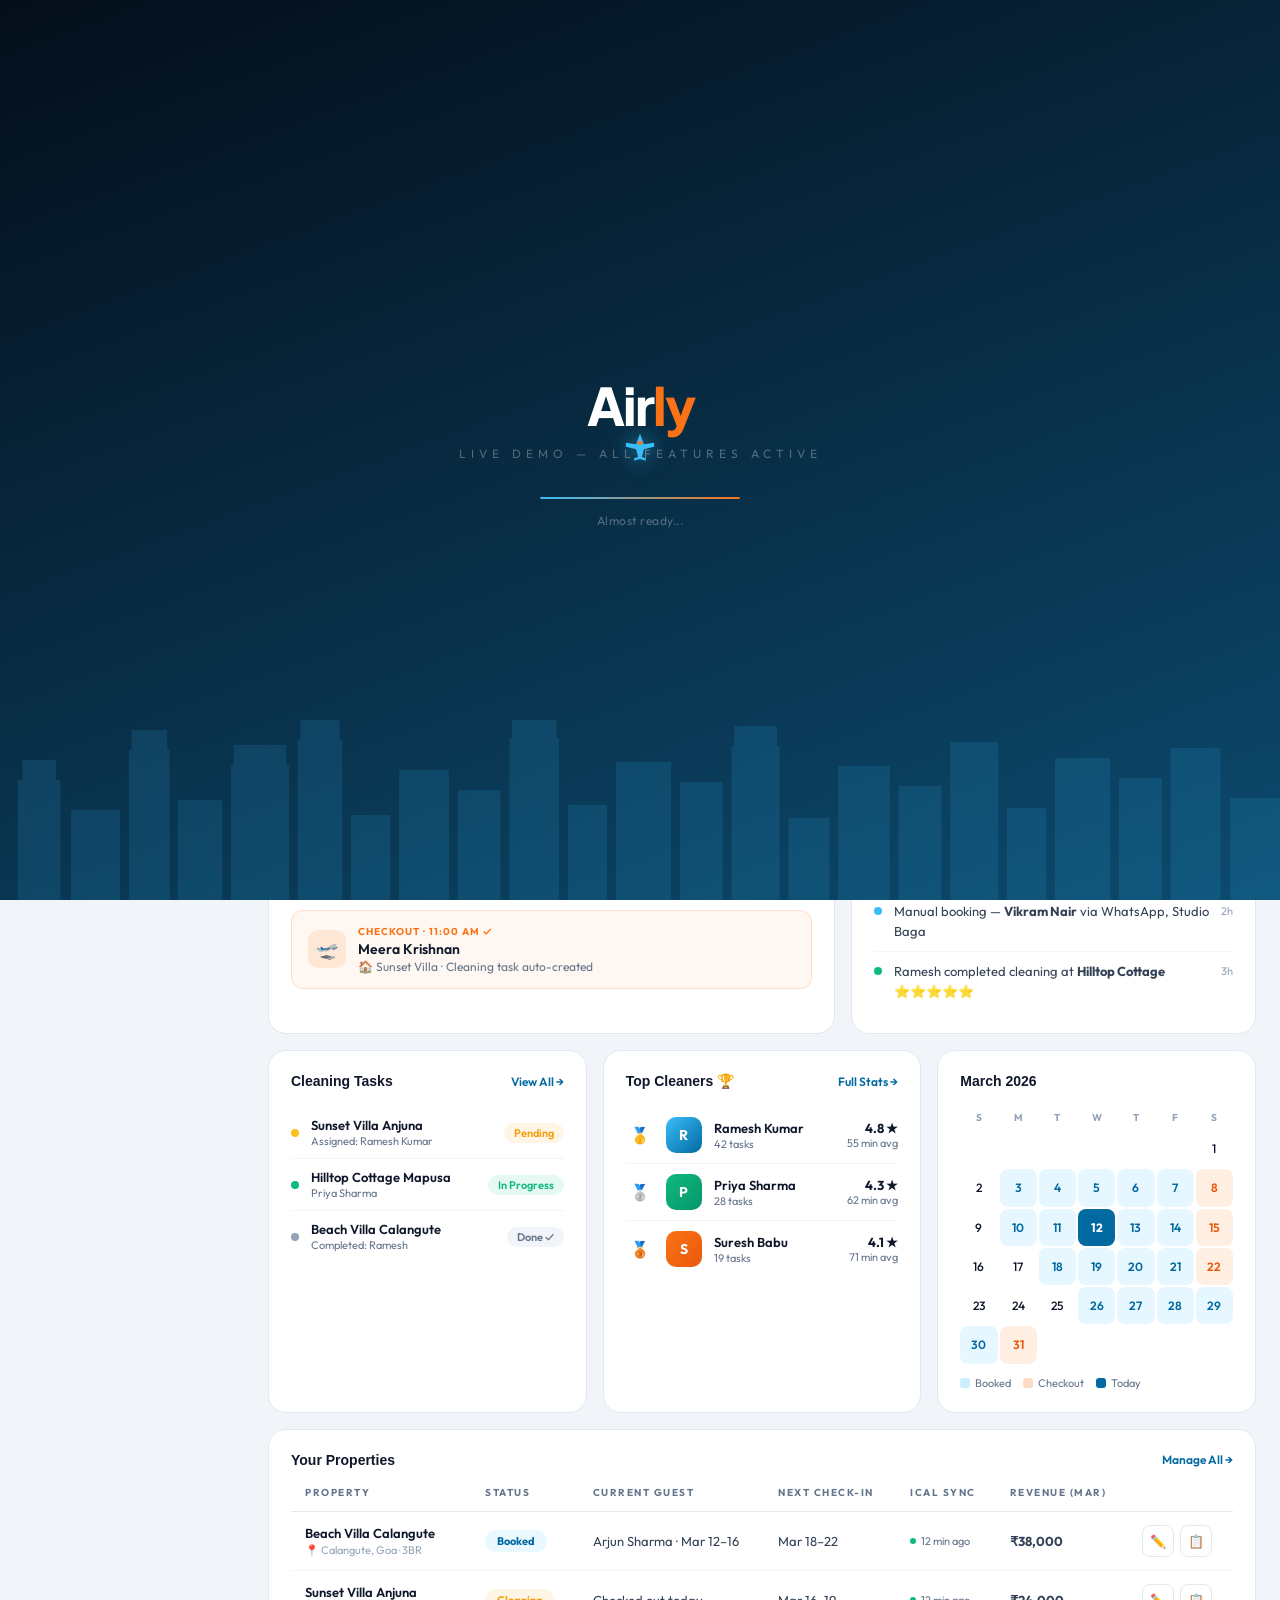
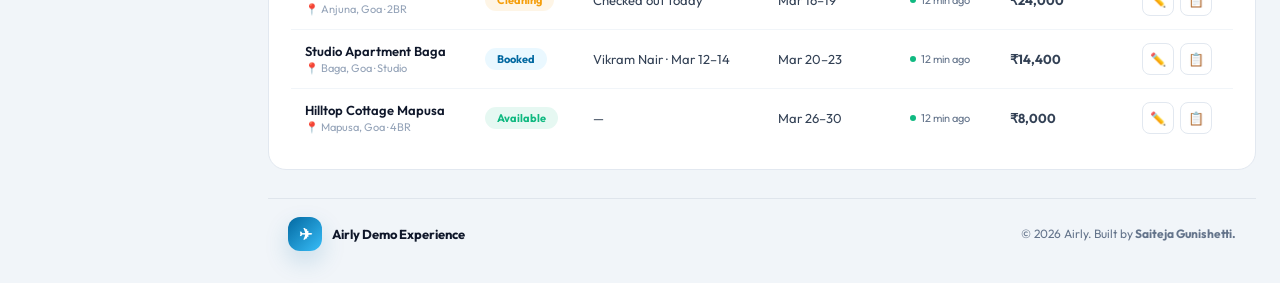
<file: app.html>
﻿<!DOCTYPE html>
<html lang="en">
<head>
<meta charset="UTF-8"/>
<meta name="viewport" content="width=device-width, initial-scale=1.0"/>
<title>Airly — Live Demo</title>
<script async src="https://www.googletagmanager.com/gtag/js?id=G-YCE7E8MRB7"></script>
<script>
window.dataLayer = window.dataLayer || [];
function gtag(){dataLayer.push(arguments);}
gtag('js', new Date());
gtag('config', 'G-YCE7E8MRB7');
</script>
<link href="https://fonts.googleapis.com/css2?family=Plus+Jakarta+Sans:wght@300;400;500;600;700;800&family=Outfit:wght@300;400;500;600;700;800&display=swap" rel="stylesheet"/>
<style>
:root{
  --sky:#38BDF8;--sky-dark:#0369A1;--sky-mid:#075985;--sky-deep:#0C4A6E;--navy:#061F35;
  --orange:#F97316;--orange-dark:#EA580C;--amber:#FBBF24;
  --green:#10B981;--red:#EF4444;--purple:#8B5CF6;--yellow:#F59E0B;
  --s50:#F8FAFC;--s100:#F1F5F9;--s200:#E2E8F0;--s300:#CBD5E1;
  --s400:#94A3B8;--s500:#64748B;--s700:#334155;--s900:#0F172A;
  --sidebar:244px;
}
*,*::before,*::after{box-sizing:border-box;margin:0;padding:0;}
html{scroll-behavior:smooth;}
body{font-family:'Outfit',sans-serif;background:var(--s100);color:var(--s900);overflow-x:hidden;}

/* LOADER */
#loader{position:fixed;inset:0;z-index:9999;background:linear-gradient(160deg,#040E1A,#0C4A6E);display:flex;flex-direction:column;align-items:center;justify-content:center;transition:opacity .7s,visibility .7s;}
#loader.hide{opacity:0;visibility:hidden;pointer-events:none;}
.ld-logo{font-family:'Plus Jakarta Sans',sans-serif;font-size:52px;font-weight:800;color:#fff;letter-spacing:-2px;position:relative;z-index:1;}
.ld-logo span{color:var(--orange);}
.ld-tagline{font-size:12px;letter-spacing:5px;color:rgba(255,255,255,.3);text-transform:uppercase;margin:8px 0 36px;position:relative;z-index:1;}
.ld-bar-wrap{width:200px;height:2px;background:rgba(255,255,255,.1);border-radius:2px;overflow:hidden;position:relative;z-index:1;}
.ld-bar{height:100%;background:linear-gradient(90deg,var(--sky),var(--orange));width:0;animation:ldp 2.2s ease forwards;border-radius:2px;}
@keyframes ldp{0%{width:0}60%{width:70%}90%{width:92%}100%{width:100%}}
.ld-plane{position:absolute;animation:ldf 2.6s cubic-bezier(.25,.46,.45,.94) infinite;}
@keyframes ldf{0%{bottom:64px;left:calc(50% - 8px);transform:rotate(-42deg) scale(.5);opacity:0;}30%{opacity:1;}70%{bottom:50vh;left:calc(50% + 90px);transform:rotate(-18deg) scale(1);}100%{bottom:80vh;left:calc(50% + 300px);transform:rotate(0deg) scale(.6);opacity:0;}}
.ld-msg{font-size:12px;color:rgba(255,255,255,.3);margin-top:14px;letter-spacing:.5px;position:relative;z-index:1;}

/* DEMO BANNER */
.demo-bar{background:linear-gradient(90deg,rgba(2,10,22,.96),rgba(12,24,42,.95));border-bottom:1px solid rgba(56,189,248,.18);padding:10px 5%;display:flex;align-items:center;justify-content:space-between;gap:12px;flex-wrap:wrap;position:fixed;top:0;left:0;right:0;z-index:998;backdrop-filter:blur(20px);box-shadow:0 10px 28px rgba(0,0,0,.22);}
.demo-bar-left{display:flex;align-items:center;gap:10px;font-size:13px;color:rgba(255,255,255,.88);}
.demo-pill{background:var(--orange);color:#fff;font-size:10px;font-weight:800;letter-spacing:2px;padding:4px 12px;border-radius:100px;flex-shrink:0;}
.demo-bar-right{display:flex;gap:10px;align-items:center;}
.demo-bar a{font-size:12px;font-weight:700;color:#e0f2fe;text-decoration:none;}
.demo-bar a:hover{text-decoration:underline;color:#fff;}
.demo-bar-cta{background:var(--orange);color:#fff;padding:8px 18px;border-radius:10px;font-size:12px;font-weight:700;text-decoration:none!important;transition:all .2s;}
.demo-bar-cta:hover{background:var(--orange-dark);transform:scale(1.03);}
.demo-bar-tools{display:none;align-items:center;gap:8px;margin-left:auto;}
.demo-weather{display:flex;align-items:center;gap:4px;padding:7px 10px;border-radius:10px;background:rgba(255,255,255,.08);border:1px solid rgba(255,255,255,.12);font-size:12px;font-weight:700;color:#fff;white-space:nowrap;}
.demo-weather .wc-icon{font-size:12px;line-height:1;}
.demo-notif{width:38px;height:38px;border-radius:10px;background:rgba(255,255,255,.08);border:1px solid rgba(255,255,255,.12);display:flex;align-items:center;justify-content:center;cursor:pointer;position:relative;font-size:16px;color:#fff;transition:all .2s;}
.demo-notif:hover{background:rgba(255,255,255,.12);border-color:rgba(125,211,252,.38);}
.demo-notif .notif-dot{border-color:#0b1b2d;}
.demo-menu-btn{display:none;align-items:center;justify-content:center;width:42px;height:42px;border-radius:12px;border:1px solid rgba(56,189,248,.34);background:rgba(56,189,248,.12);box-shadow:0 8px 20px rgba(0,0,0,.16);cursor:pointer;transition:all .25s;color:#fff;}
.demo-menu-btn:hover{background:rgba(56,189,248,.18);border-color:rgba(125,211,252,.55);}
.demo-menu-btn span{display:block;width:20px;height:2px;background:#fff;border-radius:2px;transition:transform .3s ease,opacity .2s ease;position:relative;}
.demo-menu-btn span::before,.demo-menu-btn span::after{content:'';position:absolute;left:0;width:20px;height:2px;background:#fff;border-radius:2px;transition:transform .3s ease,top .3s ease,bottom .3s ease;}
.demo-menu-btn span::before{top:-6px;}
.demo-menu-btn span::after{bottom:-6px;}
.demo-menu-btn.active span{background:transparent;}
.demo-menu-btn.active span::before{top:0;transform:rotate(45deg);}
.demo-menu-btn.active span::after{bottom:0;transform:rotate(-45deg);}
body.app-menu-open{overflow:hidden;}
.flow-grid{display:grid;gap:20px;padding:8px 0;}
.flow-grid.flow-grid-three{grid-template-columns:repeat(3,minmax(0,1fr));}
.flow-grid.flow-grid-four{grid-template-columns:repeat(4,minmax(0,1fr));gap:0;padding:20px 0;position:relative;}
.flow-grid.flow-grid-four::before{content:'';position:absolute;top:44px;left:12%;right:12%;height:1px;background:linear-gradient(90deg,var(--orange),var(--sky),var(--orange));opacity:.3;}
.flow-step{text-align:center;padding:0 16px;position:relative;z-index:1;}
.flow-step-circle{width:80px;height:80px;border-radius:50%;display:flex;align-items:center;justify-content:center;background:#fff;font-size:26px;margin:0 auto 14px;border:1px solid rgba(148,163,184,.28);box-shadow:0 14px 32px rgba(15,23,42,.06);}
.flow-step-card{padding:20px;background:var(--s50);border-radius:14px;text-align:center;border:1px solid rgba(203,213,225,.72);}
.flow-step-title{font-size:14px;font-weight:700;color:var(--s900);margin-bottom:6px;}
.flow-step-text{font-size:12px;color:var(--s500);line-height:1.55;}
.flow-tip{margin-top:14px;padding:14px 16px;border-radius:14px;background:linear-gradient(180deg,rgba(249,115,22,.08),rgba(56,189,248,.06));border:1px solid rgba(249,115,22,.16);font-size:13px;line-height:1.6;color:var(--s700);}
.flow-tip strong{color:var(--s900);}
.app-footer{margin-top:28px;padding:18px 20px 8px;border-top:1px solid rgba(148,163,184,.2);display:flex;align-items:center;justify-content:space-between;gap:14px;flex-wrap:wrap;color:var(--s500);}
.app-footer-brand{display:flex;align-items:center;gap:10px;font-size:13px;font-weight:700;color:var(--s900);}
.app-footer-brand span{display:inline-flex;align-items:center;justify-content:center;width:34px;height:34px;border-radius:12px;background:linear-gradient(135deg,var(--sky-dark),var(--sky));color:#fff;font-size:16px;box-shadow:0 10px 24px rgba(3,105,161,.18);}
.app-footer-copy{font-size:12px;line-height:1.6;}

/* LAYOUT */
.app-shell{display:flex;padding-top:44px;min-height:100vh;}

/* SIDEBAR */
.sidebar{width:var(--sidebar);background:#0F172A;flex-shrink:0;display:flex;flex-direction:column;padding:16px 10px;position:fixed;top:44px;left:0;bottom:0;overflow-y:auto;z-index:100;border-right:1px solid rgba(255,255,255,.05);transition:transform .3s;}
.sidebar-logo{padding:8px 12px 22px;}
.sl-text{font-family:'Syne',sans-serif;font-size:20px;font-weight:800;color:var(--sky);letter-spacing:-.5px;}
.sl-tag{font-size:10px;color:var(--s500);letter-spacing:2px;text-transform:uppercase;margin-top:2px;}
.sec-lbl{font-size:10px;letter-spacing:2px;color:var(--s700);text-transform:uppercase;padding:0 12px;margin:14px 0 5px;}
.nav-item{display:flex;align-items:center;gap:10px;padding:9px 12px;border-radius:10px;cursor:pointer;transition:all .15s;margin-bottom:2px;color:var(--s500);font-size:13px;font-weight:500;position:relative;user-select:none;}
.nav-item:hover{background:rgba(255,255,255,.05);color:rgba(255,255,255,.8);}
.nav-item.active{background:rgba(56,189,248,.1);color:var(--sky);}
.nav-item.active::before{content:'';position:absolute;left:0;top:20%;bottom:20%;width:3px;border-radius:0 2px 2px 0;background:var(--sky);}
.nav-link-item{text-decoration:none;}
.ni-icon{font-size:15px;width:20px;text-align:center;flex-shrink:0;}
.ni-badge{margin-left:auto;font-size:10px;font-weight:700;padding:2px 7px;border-radius:100px;min-width:20px;text-align:center;background:var(--orange);color:#fff;}
.ni-badge.g{background:var(--green);}
.ni-badge.r{background:var(--red);}
.sidebar-bottom{margin-top:auto;padding-top:14px;border-top:1px solid rgba(255,255,255,.06);}
.s-user{display:flex;align-items:center;gap:10px;padding:10px 12px;border-radius:10px;cursor:pointer;}
.s-user:hover{background:rgba(255,255,255,.04);}
.s-avatar{width:34px;height:34px;border-radius:10px;background:linear-gradient(135deg,var(--sky),var(--sky-dark));display:flex;align-items:center;justify-content:center;font-size:14px;font-weight:700;color:#fff;flex-shrink:0;}
.s-name{font-size:13px;font-weight:600;color:#fff;}
.s-plan{font-size:10px;color:var(--orange);font-weight:700;letter-spacing:.5px;}

/* MOBILE SIDEBAR TOGGLE */
.mob-toggle{display:none;position:fixed;bottom:20px;left:20px;z-index:200;width:48px;height:48px;border-radius:14px;background:var(--navy);border:1px solid rgba(56,189,248,.25);color:var(--sky);font-size:20px;cursor:pointer;align-items:center;justify-content:center;box-shadow:0 8px 24px rgba(0,0,0,.4);}

/* MAIN */
.main{flex:1;margin-left:var(--sidebar);padding:24px;min-height:calc(100vh - 44px);overflow-x:hidden;}
.page{display:none;animation:fadeIn .25s ease;}
.page.active{display:block;}
@keyframes fadeIn{from{opacity:0;transform:translateY(8px);}to{opacity:1;transform:translateY(0);}}

/* TOPBAR */
.topbar{display:flex;align-items:center;justify-content:space-between;margin-bottom:22px;flex-wrap:wrap;gap:12px;}
.tb-left h1{font-family:'Syne',sans-serif;font-size:26px;font-weight:800;color:var(--s900);letter-spacing:-.8px;}
.tb-left p{font-size:13px;color:var(--s500);margin-top:3px;}
.dashboard-hero{background:linear-gradient(135deg,#08243e,#0c4a6e 58%,#0369a1);border-radius:24px;padding:28px;border:1px solid rgba(56,189,248,.18);color:#fff;display:grid;grid-template-columns:1.3fr .9fr;gap:18px;align-items:center;margin-bottom:22px;overflow:hidden;position:relative;box-shadow:0 20px 44px rgba(3,105,161,.16);}
.dashboard-hero::after{content:'';position:absolute;inset:auto -40px -60px auto;width:220px;height:220px;border-radius:50%;background:radial-gradient(circle,rgba(249,115,22,.24),transparent 70%);}
.dh-copy{position:relative;z-index:1;}
.dh-kicker{font-size:11px;font-weight:800;letter-spacing:2px;text-transform:uppercase;color:rgba(224,242,254,.72);margin-bottom:10px;}
.dh-title{font-family:'Syne',sans-serif;font-size:32px;font-weight:800;line-height:1.02;letter-spacing:-1.2px;margin-bottom:10px;}
.dh-text{font-size:14px;line-height:1.7;color:rgba(255,255,255,.78);max-width:520px;}
.dh-actions{display:flex;gap:10px;flex-wrap:wrap;margin-top:18px;}
.dh-panel{position:relative;z-index:1;background:rgba(255,255,255,.08);border:1px solid rgba(255,255,255,.14);border-radius:18px;padding:18px;backdrop-filter:blur(10px);}
.dh-panel-top{font-size:11px;letter-spacing:1.6px;text-transform:uppercase;color:rgba(224,242,254,.72);margin-bottom:12px;font-weight:700;}
.dh-metrics{display:grid;grid-template-columns:1fr 1fr;gap:10px;}
.dh-metric{background:rgba(255,255,255,.08);border-radius:14px;padding:12px;}
.dh-metric-val{font-family:'Syne',sans-serif;font-size:24px;font-weight:800;line-height:1;color:#fff;}
.dh-metric-lbl{font-size:11px;color:rgba(255,255,255,.7);margin-top:4px;}
.tb-right{display:flex;align-items:center;gap:10px;flex-wrap:wrap;}
.tb-btn{padding:9px 18px;border-radius:11px;font-size:13px;font-weight:600;cursor:pointer;border:none;font-family:'DM Sans',sans-serif;transition:all .2s;}
.tb-outline{background:#fff;border:1.5px solid var(--s200);color:var(--s700);}
.tb-outline:hover{border-color:var(--sky);color:var(--sky-dark);}
.tb-fill{background:var(--orange);color:#fff;box-shadow:0 4px 14px rgba(249,115,22,.3);}
.tb-fill:hover{background:var(--orange-dark);transform:translateY(-1px);}
.tb-fill.blue{background:linear-gradient(135deg,var(--sky-dark),var(--sky-mid));box-shadow:0 4px 14px rgba(3,105,161,.3);}
.notif-btn{width:40px;height:40px;border-radius:11px;background:#fff;border:1.5px solid var(--s200);display:flex;align-items:center;justify-content:center;cursor:pointer;position:relative;font-size:17px;transition:all .2s;}
.notif-btn:hover{border-color:var(--sky);}
.notif-dot{position:absolute;top:8px;right:8px;width:8px;height:8px;background:var(--red);border-radius:50%;border:2px solid #fff;}
.weather-chip{display:flex;align-items:center;gap:6px;background:#fff;border:1.5px solid var(--s200);padding:8px 14px;border-radius:11px;font-size:13px;font-weight:600;color:var(--s700);}
.weather-chip .wc-icon{font-size:14px;line-height:1;}

/* SYNC BANNER */
.sync-bar{background:linear-gradient(135deg,rgba(3,105,161,.06),rgba(56,189,248,.03));border:1px solid rgba(56,189,248,.15);border-radius:14px;padding:12px 20px;display:flex;align-items:center;gap:16px;margin-bottom:20px;flex-wrap:wrap;gap:12px;}
.sync-live{display:flex;align-items:center;gap:7px;}
.sync-dot{width:7px;height:7px;border-radius:50%;background:var(--green);animation:pdot 2s infinite;}
@keyframes pdot{0%,100%{opacity:1}50%{opacity:.3}}
.sync-live-text{font-size:12px;font-weight:700;color:var(--green);letter-spacing:.5px;}
.sync-meta{font-size:12px;color:var(--s500);flex:1;}
.sync-next{font-size:12px;color:var(--sky-dark);font-weight:600;margin-left:auto;}

/* STAT CARDS */
.stats-grid{display:grid;grid-template-columns:repeat(6,1fr);gap:14px;margin-bottom:20px;}
.stat-card{background:#fff;border-radius:18px;padding:20px 16px;border:1px solid var(--s200);transition:all .25s;cursor:pointer;position:relative;overflow:hidden;}
.stat-card:hover{transform:translateY(-3px);box-shadow:0 12px 32px rgba(0,0,0,.09);}
.stat-card::after{content:'';position:absolute;bottom:0;left:0;right:0;height:3px;}
.sc-blue::after{background:linear-gradient(90deg,var(--sky),var(--sky-dark));}
.sc-orange::after{background:linear-gradient(90deg,var(--orange),var(--orange-dark));}
.sc-yellow::after{background:linear-gradient(90deg,var(--amber),var(--yellow));}
.sc-green::after{background:linear-gradient(90deg,var(--green),#059669);}
.sc-purple::after{background:linear-gradient(90deg,var(--purple),#6D28D9);}
.sc-red::after{background:linear-gradient(90deg,var(--red),#DC2626);}
.sc-icon{font-size:22px;margin-bottom:12px;}
.sc-val{font-family:'Syne',sans-serif;font-size:28px;font-weight:800;color:var(--s900);line-height:1;margin-bottom:5px;}
.sc-lbl{font-size:11px;color:var(--s500);font-weight:500;}
.sc-change{font-size:11px;margin-top:7px;font-weight:600;}
.sc-up{color:var(--green);}
.sc-down{color:var(--red);}
.quick-grid{display:none;grid-template-columns:repeat(3,minmax(0,1fr));}
.quick-stat{padding:18px 16px 16px;border-radius:22px;box-shadow:0 10px 30px rgba(15,23,42,.06);}
.quick-stat .sc-icon{width:42px;height:42px;border-radius:14px;display:flex;align-items:center;justify-content:center;font-size:20px;margin-bottom:14px;background:var(--s50);box-shadow:inset 0 0 0 1px rgba(148,163,184,.12);}
.quick-stat .sc-val{font-size:30px;margin-bottom:8px;}
.quick-stat .sc-lbl{font-size:12px;font-weight:700;color:var(--s700);}
.quick-stat .sc-change{font-size:11px;line-height:1.4;min-height:30px;}
.qs-blue .sc-icon{background:rgba(56,189,248,.12);}
.qs-orange .sc-icon{background:rgba(249,115,22,.12);}
.qs-yellow .sc-icon{background:rgba(245,158,11,.12);}
.qs-green .sc-icon{background:rgba(16,185,129,.12);}
.qs-purple .sc-icon{background:rgba(139,92,246,.12);}
.qs-red .sc-icon{background:rgba(239,68,68,.12);}
.desktop-stats{display:grid;}
.mobile-grid-action{display:none;margin:-2px 0 18px;}

/* CARD */
.card{background:#fff;border-radius:18px;padding:22px;border:1px solid var(--s200);overflow:hidden;}
.card-hdr{display:flex;align-items:center;justify-content:space-between;margin-bottom:18px;}
.card-title{font-family:'Syne',sans-serif;font-size:14px;font-weight:700;color:var(--s900);}
.card-action{font-size:12px;color:var(--sky-dark);font-weight:600;cursor:pointer;}
.dash-row{display:grid;gap:16px;margin-bottom:16px;}
.dash-two{grid-template-columns:1.4fr 1fr;}
.dash-three{grid-template-columns:1fr 1fr 1fr;}

/* CHECK IN/OUT */
.ck-card{border-radius:12px;padding:14px 16px;display:flex;align-items:center;gap:12px;margin-bottom:10px;}
.ck-in{background:rgba(16,185,129,.06);border:1px solid rgba(16,185,129,.18);}
.ck-out{background:rgba(249,115,22,.06);border:1px solid rgba(249,115,22,.18);}
.ck-icon{width:38px;height:38px;border-radius:10px;display:flex;align-items:center;justify-content:center;font-size:18px;flex-shrink:0;}
.ck-icon-in{background:rgba(16,185,129,.12);}
.ck-icon-out{background:rgba(249,115,22,.12);}
.ck-lbl{font-size:10px;font-weight:700;letter-spacing:1px;text-transform:uppercase;margin-bottom:2px;}
.ck-lbl-in{color:var(--green);}
.ck-lbl-out{color:var(--orange);}
.ck-guest{font-size:14px;font-weight:600;color:var(--s900);}
.ck-detail{font-size:12px;color:var(--s500);margin-top:1px;}

/* ACTIVITY */
.act-item{display:flex;align-items:flex-start;gap:12px;padding:10px 0;border-bottom:1px solid var(--s100);}
.act-item:last-child{border-bottom:none;}
.act-dot{width:8px;height:8px;border-radius:50%;margin-top:5px;flex-shrink:0;}
.act-text{font-size:13px;color:var(--s700);line-height:1.5;flex:1;}
.act-time{font-size:11px;color:var(--s400);flex-shrink:0;margin-top:2px;}

/* TASK */
.task-item{display:flex;align-items:center;gap:12px;padding:10px 0;border-bottom:1px solid var(--s100);}
.task-item:last-child{border-bottom:none;}
.t-dot{width:8px;height:8px;border-radius:50%;flex-shrink:0;}
.t-dot-pending{background:var(--amber);}
.t-dot-active{background:var(--green);}
.t-dot-done{background:var(--s400);}
.t-info{flex:1;}
.t-prop{font-size:13px;font-weight:600;color:var(--s900);}
.t-cleaner{font-size:11px;color:var(--s500);margin-top:1px;}
.t-badge{font-size:11px;font-weight:600;padding:3px 10px;border-radius:100px;}
.tb-pending{background:rgba(245,158,11,.1);color:var(--yellow);}
.tb-active{background:rgba(16,185,129,.1);color:var(--green);}
.tb-done{background:var(--s100);color:var(--s500);}

/* LEADERBOARD */
.lb-item{display:flex;align-items:center;gap:12px;padding:10px 0;border-bottom:1px solid var(--s100);}
.lb-item:last-child{border-bottom:none;}
.lb-rank{font-family:'Syne',sans-serif;font-size:16px;font-weight:800;color:var(--s300);width:28px;text-align:center;}
.lb-av{width:36px;height:36px;border-radius:10px;display:flex;align-items:center;justify-content:center;font-size:14px;font-weight:700;color:#fff;flex-shrink:0;}
.lb-name{font-size:13px;font-weight:600;color:var(--s900);}
.lb-tasks{font-size:11px;color:var(--s500);margin-top:1px;}
.lb-right{margin-left:auto;text-align:right;}
.lb-rating{font-size:13px;font-weight:700;color:var(--s900);}
.lb-time{font-size:11px;color:var(--s500);}

/* CALENDAR */
.cal-grid{display:grid;grid-template-columns:repeat(7,1fr);gap:2px;}
.cal-lbl{font-size:10px;font-weight:700;color:var(--s400);text-align:center;padding:4px;}
.cal-d{aspect-ratio:1;border-radius:8px;display:flex;align-items:center;justify-content:center;font-size:12px;font-weight:500;color:var(--s600);cursor:pointer;transition:all .15s;}
.cal-d:hover{background:var(--s100);}
.cal-booked{background:rgba(56,189,248,.12);color:var(--sky-dark);font-weight:600;}
.cal-checkout{background:rgba(249,115,22,.12);color:var(--orange-dark);font-weight:600;}
.cal-today{background:var(--sky-dark);color:#fff;font-weight:700;}
.cal-empty{opacity:0;pointer-events:none;}
.cal-legend{display:flex;gap:12px;margin-top:12px;flex-wrap:wrap;}
.cl-item{display:flex;align-items:center;gap:5px;font-size:11px;color:var(--s500);}
.cl-dot{width:10px;height:10px;border-radius:3px;}

/* PROP TABLE */
.prop-table{width:100%;border-collapse:collapse;}
.prop-table th{text-align:left;font-size:10px;letter-spacing:1.5px;text-transform:uppercase;color:var(--s500);font-weight:700;padding:0 14px 12px;border-bottom:1px solid var(--s200);}
.prop-table td{padding:13px 14px;font-size:13px;color:var(--s700);border-bottom:1px solid var(--s100);}
.prop-table tr:last-child td{border-bottom:none;}
.prop-table tr:hover td{background:var(--s50);}
.p-name{font-weight:600;color:var(--s900);}
.p-addr{font-size:11px;color:var(--s400);margin-top:2px;}
.pill{font-size:11px;font-weight:700;padding:4px 12px;border-radius:100px;display:inline-block;}
.pill-avail{background:rgba(16,185,129,.1);color:var(--green);}
.pill-booked{background:rgba(56,189,248,.1);color:var(--sky-dark);}
.pill-clean{background:rgba(245,158,11,.1);color:var(--yellow);}
.pill-maint{background:rgba(239,68,68,.1);color:var(--red);}
.sync-info-sm{font-size:11px;color:var(--s500);display:flex;align-items:center;gap:5px;}
.s-dot{width:6px;height:6px;border-radius:50%;background:var(--green);flex-shrink:0;}
.icon-btn{width:32px;height:32px;border-radius:8px;border:1.5px solid var(--s200);background:#fff;display:flex;align-items:center;justify-content:center;cursor:pointer;font-size:13px;transition:all .2s;}
.icon-btn:hover{border-color:var(--sky);color:var(--sky-dark);}

/* ── PROPERTIES PAGE ── */
.prop-add-card{background:linear-gradient(135deg,rgba(3,105,161,.08),rgba(56,189,248,.04));border:1.5px dashed rgba(56,189,248,.3);border-radius:18px;padding:36px;text-align:center;cursor:pointer;transition:all .3s;margin-bottom:20px;}
.prop-add-card:hover{border-color:var(--sky);background:rgba(56,189,248,.06);}
.prop-add-icon{font-size:40px;margin-bottom:12px;}
.prop-add-title{font-family:'Syne',sans-serif;font-size:18px;font-weight:700;color:var(--s900);margin-bottom:6px;}
.prop-add-sub{font-size:13px;color:var(--s500);}
.props-grid{display:grid;grid-template-columns:repeat(auto-fill,minmax(320px,1fr));gap:18px;}
.prop-card{background:#fff;border:1px solid var(--s200);border-radius:22px;overflow:hidden;transition:all .3s;}
.prop-card:hover{transform:translateY(-4px);box-shadow:0 12px 36px rgba(0,0,0,.1);}
.prop-img{height:180px;position:relative;overflow:hidden;}
.prop-img-placeholder{width:100%;height:100%;display:flex;align-items:center;justify-content:center;font-size:48px;}
.prop-status-badge{position:absolute;top:12px;right:12px;}
.prop-body{padding:18px 20px;}
.prop-card-name{font-family:'Syne',sans-serif;font-size:16px;font-weight:700;color:var(--s900);margin-bottom:4px;}
.prop-card-addr{font-size:12px;color:var(--s500);margin-bottom:14px;}
.prop-stats-row{display:flex;gap:16px;}
.prop-stat{display:flex;flex-direction:column;}
.prop-stat-val{font-family:'Syne',sans-serif;font-size:18px;font-weight:800;color:var(--s900);}
.prop-stat-lbl{font-size:10px;color:var(--s500);letter-spacing:1px;text-transform:uppercase;margin-top:2px;}
.prop-card-footer{display:flex;align-items:center;justify-content:space-between;padding:14px 20px;border-top:1px solid var(--s100);}
.prop-ical{font-size:11px;color:var(--s500);display:flex;align-items:center;gap:5px;}

/* ── ADD PROPERTY MODAL ── */
.modal-overlay{position:fixed;inset:0;background:rgba(0,0,0,.6);z-index:600;display:flex;align-items:center;justify-content:center;padding:20px;opacity:0;visibility:hidden;transition:all .3s;backdrop-filter:blur(4px);}
.modal-overlay.open{opacity:1;visibility:visible;}
.modal{background:#fff;border-radius:24px;padding:36px;max-width:560px;width:100%;max-height:90vh;overflow-y:auto;transform:translateY(20px);transition:transform .3s;box-shadow:0 40px 100px rgba(0,0,0,.3);}
.modal-overlay.open .modal{transform:translateY(0);}
.modal h2{font-family:'Syne',sans-serif;font-size:24px;font-weight:800;color:var(--s900);margin-bottom:6px;letter-spacing:-.8px;}
.modal p{font-size:13px;color:var(--s500);margin-bottom:28px;}
.form-group{margin-bottom:16px;}
.form-label{font-size:12px;font-weight:700;color:var(--s700);margin-bottom:7px;display:block;letter-spacing:.3px;text-transform:uppercase;}
.form-input{width:100%;padding:13px 16px;border-radius:12px;border:1.5px solid var(--s200);font-size:14px;color:var(--s900);outline:none;transition:all .2s;font-family:'DM Sans',sans-serif;background:var(--s50);}
.form-input:focus{border-color:var(--sky-dark);background:#fff;box-shadow:0 0 0 4px rgba(56,189,248,.08);}
.form-input::placeholder{color:var(--s400);}
.form-row{display:grid;grid-template-columns:1fr 1fr;gap:14px;}
.form-select{width:100%;padding:13px 16px;border-radius:12px;border:1.5px solid var(--s200);font-size:14px;color:var(--s700);background:var(--s50);font-family:'DM Sans',sans-serif;cursor:pointer;outline:none;}
.form-select:focus{border-color:var(--sky-dark);box-shadow:0 0 0 4px rgba(56,189,248,.08);}
.modal-btns{display:flex;gap:12px;margin-top:24px;}
.modal-cancel{flex:1;padding:13px;border-radius:12px;border:1.5px solid var(--s200);background:#fff;color:var(--s700);font-size:14px;font-weight:600;cursor:pointer;font-family:'DM Sans',sans-serif;}
.modal-submit{flex:2;padding:13px;border-radius:12px;background:linear-gradient(135deg,var(--sky-dark),var(--sky-mid));color:#fff;font-size:14px;font-weight:700;border:none;cursor:pointer;font-family:'DM Sans',sans-serif;box-shadow:0 6px 20px rgba(3,105,161,.3);transition:all .2s;}
.modal-submit:hover{box-shadow:0 10px 28px rgba(3,105,161,.45);transform:translateY(-1px);}
.ical-hint{font-size:12px;color:var(--sky-dark);margin-top:6px;cursor:pointer;}
.img-grid{display:grid;grid-template-columns:repeat(4,1fr);gap:8px;margin-top:10px;}
.img-slot{aspect-ratio:1;border-radius:10px;border:1.5px dashed var(--s200);display:flex;align-items:center;justify-content:center;font-size:20px;cursor:pointer;background:var(--s50);transition:all .2s;}
.img-slot:hover{border-color:var(--sky);background:rgba(56,189,248,.04);}
.img-slot.filled{border-style:solid;border-color:var(--s200);}

/* ── BOOKINGS ── */
.booking-tabs{display:flex;gap:4px;background:#fff;border:1px solid var(--s200);border-radius:12px;padding:5px;margin-bottom:18px;width:fit-content;overflow-x:auto;}
.b-tab{padding:8px 18px;border-radius:8px;font-size:13px;font-weight:600;cursor:pointer;color:var(--s500);transition:all .2s;white-space:nowrap;}
.b-tab.active{background:var(--sky-dark);color:#fff;}
.filters-row{display:flex;gap:10px;margin-bottom:18px;flex-wrap:wrap;}
.f-input{padding:9px 14px;border-radius:10px;border:1.5px solid var(--s200);font-size:13px;font-family:'DM Sans',sans-serif;color:var(--s700);background:#fff;outline:none;flex:1;min-width:200px;}
.f-select{padding:9px 14px;border-radius:10px;border:1.5px solid var(--s200);font-size:13px;color:var(--s700);background:#fff;cursor:pointer;font-family:'DM Sans',sans-serif;outline:none;}
.bk-card{background:#fff;border:1px solid var(--s200);border-radius:16px;padding:18px 22px;margin-bottom:10px;display:flex;align-items:center;gap:18px;transition:all .2s;flex-wrap:wrap;}
.bk-card:hover{box-shadow:0 6px 22px rgba(0,0,0,.08);}
.booking-empty{display:none;text-align:center;padding:26px 20px;border:1px dashed var(--s300);border-radius:18px;background:var(--s50);color:var(--s500);font-size:13px;line-height:1.6;margin-top:10px;}
.booking-empty strong{display:block;color:var(--s900);font-size:15px;margin-bottom:6px;}
.bk-avatar{width:48px;height:48px;border-radius:14px;display:flex;align-items:center;justify-content:center;font-size:20px;font-weight:800;color:#fff;flex-shrink:0;}
.bk-guest{font-size:14px;font-weight:700;color:var(--s900);}
.bk-prop{font-size:12px;color:var(--s500);margin-top:2px;}
.bk-dates{font-size:12px;color:var(--s600);margin-top:4px;}
.bk-source{display:inline-flex;align-items:center;gap:5px;font-size:11px;font-weight:700;padding:3px 10px;border-radius:100px;margin-top:5px;}
.src-airbnb{background:rgba(255,90,95,.1);color:#FF5A5F;}
.src-wa{background:rgba(37,211,102,.1);color:#25D366;}
.src-bc{background:rgba(0,53,128,.1);color:#003580;}
.src-direct{background:rgba(56,189,248,.1);color:var(--sky-dark);}
.src-phone{background:rgba(139,92,246,.1);color:var(--purple);}
.bk-amount{font-family:'Syne',sans-serif;font-size:22px;font-weight:800;color:var(--s900);}
.bk-nights{font-size:11px;color:var(--s500);}
.bk-actions{display:flex;gap:6px;margin-left:auto;}
.bk-info{flex:1;min-width:180px;}

/* ── MANUAL BOOKING MODAL ── */
.mb-form{display:grid;gap:14px;}
.mb-form-row{display:grid;grid-template-columns:1fr 1fr;gap:14px;}

/* ── NEARBY CLEANERS ── */
.nearby-page{display:grid;grid-template-columns:1fr 380px;gap:20px;align-items:start;}
.map-wrap{background:#fff;border:1px solid var(--s200);border-radius:22px;overflow:hidden;position:sticky;top:88px;}
.map-area{height:480px;background:linear-gradient(160deg,#0B2240,#0E3258);position:relative;overflow:hidden;}
.map-grid-svg{position:absolute;inset:0;opacity:.4;}
.map-road-h{position:absolute;left:0;right:0;height:2px;background:rgba(255,255,255,.08);}
.map-road-v{position:absolute;top:0;bottom:0;width:2px;background:rgba(255,255,255,.08);}
.map-search{position:absolute;top:16px;left:50%;transform:translateX(-50%);width:80%;z-index:5;}
.map-search-input{width:100%;padding:12px 16px;border-radius:12px;border:none;background:rgba(255,255,255,.95);font-size:13px;font-family:'DM Sans',sans-serif;outline:none;box-shadow:0 4px 20px rgba(0,0,0,.3);}
.map-you-marker{position:absolute;top:50%;left:50%;transform:translate(-50%,-50%);z-index:4;}
.map-you-pin{width:20px;height:20px;border-radius:50%;background:var(--orange);border:3px solid #fff;box-shadow:0 0 0 8px rgba(249,115,22,.2),0 4px 12px rgba(0,0,0,.3);}
.map-you-lbl{background:var(--orange);color:#fff;font-size:10px;font-weight:800;padding:3px 8px;border-radius:6px;margin-top:5px;white-space:nowrap;text-align:center;}
.map-cleaner-pin{position:absolute;z-index:3;display:flex;flex-direction:column;align-items:center;cursor:pointer;transition:all .2s;}
.map-cleaner-pin:hover{transform:scale(1.2);}
.map-cleaner-pin.is-hidden,.cleaner-card.is-hidden{display:none!important;}
.mcp-dot{width:16px;height:16px;border-radius:50%;border:2.5px solid #fff;box-shadow:0 2px 8px rgba(0,0,0,.3);}
.mcp-lbl{color:#fff;font-size:10px;font-weight:700;padding:3px 7px;border-radius:6px;margin-top:3px;white-space:nowrap;}
.map-legend{padding:14px 18px;display:flex;gap:14px;flex-wrap:wrap;border-top:1px solid var(--s100);}
.ml-item{display:flex;align-items:center;gap:6px;font-size:11px;color:var(--s500);}
.ml-dot{width:10px;height:10px;border-radius:50%;}
.cleaners-list{display:flex;flex-direction:column;gap:14px;}
.cleaner-card{background:#fff;border:1px solid var(--s200);border-radius:20px;padding:22px;transition:all .3s;}
.cleaner-card:hover{transform:translateY(-3px);box-shadow:0 10px 32px rgba(0,0,0,.1);}
.cleaner-card.highlighted{border-color:rgba(56,189,248,.4);box-shadow:0 0 0 3px rgba(56,189,248,.1);}
.cc-top{display:flex;align-items:center;gap:14px;margin-bottom:16px;}
.cc-avatar{width:52px;height:52px;border-radius:15px;display:flex;align-items:center;justify-content:center;font-size:20px;font-weight:800;color:#fff;flex-shrink:0;}
.cc-name{font-family:'Syne',sans-serif;font-size:16px;font-weight:800;color:var(--s900);}
.cc-dist{font-size:12px;color:var(--s500);margin-top:3px;}
.cc-status{margin-left:auto;font-size:11px;font-weight:700;padding:5px 12px;border-radius:100px;}
.cc-avail{background:rgba(16,185,129,.1);color:var(--green);}
.cc-busy{background:rgba(245,158,11,.1);color:var(--amber);}
.cc-stars{color:var(--amber);font-size:15px;letter-spacing:1px;}
.cc-rating-num{font-size:13px;color:var(--s500);margin-left:5px;}
.cc-stats{display:grid;grid-template-columns:1fr 1fr 1fr;gap:8px;margin:14px 0;}
.cc-stat{background:var(--s50);border-radius:10px;padding:9px 10px;text-align:center;}
.cc-stat-val{font-family:'Syne',sans-serif;font-size:17px;font-weight:800;color:var(--s900);}
.cc-stat-lbl{font-size:10px;color:var(--s500);margin-top:1px;}
.cc-bar-wrap{margin-bottom:8px;}
.cc-bar-lbl{display:flex;justify-content:space-between;font-size:11px;color:var(--s500);margin-bottom:4px;}
.cc-bar-track{height:5px;background:var(--s100);border-radius:100px;overflow:hidden;}
.cc-bar-fill{height:100%;border-radius:100px;}
.cc-actions{display:flex;gap:8px;margin-top:14px;}
.cc-btn{flex:1;padding:10px;border-radius:11px;font-size:13px;font-weight:700;cursor:pointer;border:none;font-family:'DM Sans',sans-serif;transition:all .2s;}
.cc-wa{background:linear-gradient(135deg,#25D366,#128C7E);color:#fff;}
.cc-wa:hover{box-shadow:0 6px 18px rgba(37,211,102,.4);}
.cc-hire{background:linear-gradient(135deg,var(--orange),var(--orange-dark));color:#fff;}
.cc-hire:hover{box-shadow:0 6px 18px rgba(249,115,22,.4);}
.cc-view{background:var(--s100);color:var(--s700);}
.cc-view:hover{background:var(--s200);}
.nearby-filter{display:flex;gap:8px;margin-bottom:16px;flex-wrap:wrap;}
.nf-btn{padding:8px 16px;border-radius:10px;font-size:12px;font-weight:700;cursor:pointer;border:1.5px solid var(--s200);background:#fff;color:var(--s600);transition:all .2s;font-family:'DM Sans',sans-serif;}
.nf-btn.active{border-color:var(--sky-dark);background:rgba(56,189,248,.06);color:var(--sky-dark);}
.nf-btn:hover{border-color:var(--sky);}

/* ── ISSUES ── */
.issues-grid{display:grid;grid-template-columns:repeat(auto-fill,minmax(320px,1fr));gap:16px;}
.issue-card{background:#fff;border:1px solid var(--s200);border-radius:18px;padding:20px;transition:all .25s;position:relative;overflow:hidden;}
.issue-card:hover{box-shadow:0 8px 28px rgba(0,0,0,.1);transform:translateY(-3px);}
.iss-bar{position:absolute;top:0;left:0;bottom:0;width:4px;border-radius:18px 0 0 18px;}
.iss-bar-h{background:linear-gradient(to bottom,var(--red),#DC2626);}
.iss-bar-m{background:linear-gradient(to bottom,var(--amber),var(--yellow));}
.iss-bar-l{background:linear-gradient(to bottom,var(--green),#059669);}
.iss-header{display:flex;align-items:flex-start;justify-content:space-between;margin-bottom:10px;padding-left:14px;}
.iss-cat{font-size:10px;letter-spacing:1.5px;text-transform:uppercase;color:var(--s400);font-weight:700;}
.iss-pri{font-size:11px;font-weight:700;padding:3px 10px;border-radius:100px;}
.iss-pri-h{background:rgba(239,68,68,.08);color:var(--red);}
.iss-pri-m{background:rgba(245,158,11,.08);color:var(--yellow);}
.iss-pri-l{background:rgba(16,185,129,.08);color:var(--green);}
.iss-title{font-size:15px;font-weight:700;color:var(--s900);margin-bottom:7px;padding-left:14px;}
.iss-desc{font-size:12px;color:var(--s500);line-height:1.6;padding-left:14px;margin-bottom:14px;font-weight:300;}
.iss-footer{display:flex;align-items:center;justify-content:space-between;padding-left:14px;border-top:1px solid var(--s100);padding-top:12px;}
.iss-prop{font-size:11px;color:var(--s500);}
.iss-assign-btn{font-size:12px;font-weight:700;color:var(--sky-dark);cursor:pointer;background:rgba(56,189,248,.08);padding:6px 14px;border-radius:9px;border:none;font-family:'DM Sans',sans-serif;transition:all .2s;}
.iss-assign-btn:hover{background:rgba(56,189,248,.15);}
.iss-resolve-btn{font-size:12px;font-weight:700;color:var(--green);cursor:pointer;background:rgba(16,185,129,.08);padding:6px 14px;border-radius:9px;border:none;font-family:'DM Sans',sans-serif;transition:all .2s;}
.iss-resolve-btn:hover{background:rgba(16,185,129,.15);}

/* ── CLEANER PERFORMANCE ── */
.perf-grid{display:grid;grid-template-columns:repeat(auto-fill,minmax(300px,1fr));gap:18px;}
.perf-card{background:#fff;border:1px solid var(--s200);border-radius:22px;padding:26px;transition:all .25s;}
.perf-card:hover{box-shadow:0 8px 32px rgba(0,0,0,.1);transform:translateY(-4px);}
.pc-top{display:flex;align-items:center;gap:14px;margin-bottom:18px;}
.pc-av{width:52px;height:52px;border-radius:15px;display:flex;align-items:center;justify-content:center;font-size:20px;font-weight:800;color:#fff;flex-shrink:0;}
.pc-name{font-family:'Syne',sans-serif;font-size:16px;font-weight:800;color:var(--s900);}
.pc-status{font-size:10px;font-weight:700;padding:3px 10px;border-radius:100px;margin-top:4px;display:inline-block;}
.pc-avail{background:rgba(16,185,129,.1);color:var(--green);}
.pc-ontask{background:rgba(56,189,248,.1);color:var(--sky-dark);}
.pc-stars{color:var(--amber);font-size:15px;letter-spacing:1px;}
.pc-rating-n{font-size:13px;color:var(--s500);margin-left:5px;}
.pc-stats{display:grid;grid-template-columns:1fr 1fr;gap:10px;margin:14px 0;}
.pc-stat{background:var(--s50);border-radius:12px;padding:11px 13px;}
.pc-stat-val{font-family:'Syne',sans-serif;font-size:20px;font-weight:800;color:var(--s900);}
.pc-stat-lbl{font-size:11px;color:var(--s500);margin-top:2px;}
.pc-bar-wrap{margin-bottom:10px;}
.pc-bar-lbl{display:flex;justify-content:space-between;font-size:11px;color:var(--s500);margin-bottom:5px;}
.pc-bar-track{height:6px;background:var(--s100);border-radius:100px;overflow:hidden;}
.pc-bar-fill{height:100%;border-radius:100px;}
.pc-bar-green{background:linear-gradient(90deg,var(--green),#059669);}
.pc-bar-sky{background:linear-gradient(90deg,var(--sky),var(--sky-dark));}
.pc-actions{display:flex;gap:8px;margin-top:16px;}
.pc-btn{flex:1;padding:10px;border-radius:11px;font-size:12px;font-weight:700;cursor:pointer;border:none;font-family:'DM Sans',sans-serif;transition:all .2s;}
.pc-btn-rate{background:linear-gradient(135deg,var(--amber),var(--yellow));color:#fff;}
.pc-btn-rate:hover{box-shadow:0 4px 14px rgba(245,158,11,.35);}
.pc-btn-view{background:var(--s100);color:var(--s700);}
.pc-btn-view:hover{background:var(--s200);}

/* ── SETTINGS ── */
.settings-grid{display:grid;grid-template-columns:220px 1fr;gap:24px;}
.settings-nav{background:#fff;border:1px solid var(--s200);border-radius:18px;padding:12px;align-self:start;position:sticky;top:88px;}
.sn-item{padding:10px 14px;border-radius:10px;font-size:13px;font-weight:500;cursor:pointer;color:var(--s600);transition:all .2s;margin-bottom:2px;}
.sn-item:hover{background:var(--s50);color:var(--s900);}
.sn-item.active{background:rgba(56,189,248,.08);color:var(--sky-dark);font-weight:700;}
.settings-content{display:flex;flex-direction:column;gap:20px;}
.settings-section{background:#fff;border:1px solid var(--s200);border-radius:18px;padding:28px;}
.settings-section h3{font-family:'Syne',sans-serif;font-size:17px;font-weight:700;color:var(--s900);margin-bottom:6px;letter-spacing:-.3px;}
.settings-section p{font-size:13px;color:var(--s500);margin-bottom:24px;line-height:1.5;}
.setting-row{display:flex;align-items:center;justify-content:space-between;padding:14px 0;border-bottom:1px solid var(--s100);}
.setting-row:last-child{border-bottom:none;}
.setting-label{font-size:14px;font-weight:600;color:var(--s900);}
.setting-desc{font-size:12px;color:var(--s500);margin-top:3px;}
.toggle{width:44px;height:24px;border-radius:12px;background:var(--s200);cursor:pointer;position:relative;transition:background .2s;flex-shrink:0;}
.toggle.on{background:var(--sky-dark);}
.toggle::after{content:'';position:absolute;top:3px;left:3px;width:18px;height:18px;border-radius:50%;background:#fff;transition:transform .2s;box-shadow:0 1px 4px rgba(0,0,0,.2);}
.toggle.on::after{transform:translateX(20px);}
.save-btn{background:linear-gradient(135deg,var(--sky-dark),var(--sky-mid));color:#fff;padding:12px 28px;border-radius:12px;border:none;font-size:14px;font-weight:700;cursor:pointer;font-family:'DM Sans',sans-serif;transition:all .2s;box-shadow:0 4px 14px rgba(3,105,161,.25);}
.save-btn:hover{box-shadow:0 8px 24px rgba(3,105,161,.4);transform:translateY(-1px);}

/* ── ANALYTICS ── */
.analytics-grid{display:grid;grid-template-columns:2fr 1fr;gap:20px;margin-bottom:20px;}
.chart-card{background:#fff;border:1px solid var(--s200);border-radius:18px;padding:24px;}
.chart-bars{display:flex;align-items:flex-end;gap:8px;height:180px;margin-top:20px;}
.chart-bar-wrap{flex:1;display:flex;flex-direction:column;align-items:center;gap:6px;}
.chart-bar{width:100%;border-radius:6px 6px 0 0;transition:all .3s;}
.chart-bar:hover{filter:brightness(1.1);}
.chart-bar-lbl{font-size:10px;color:var(--s500);font-weight:500;}
.chart-bar-val{font-size:10px;font-weight:700;color:var(--s700);}
.occ-chart{display:flex;flex-direction:column;gap:14px;margin-top:20px;}
.occ-row{display:flex;align-items:center;gap:12px;}
.occ-prop{font-size:12px;color:var(--s700);font-weight:600;width:130px;flex-shrink:0;white-space:nowrap;overflow:hidden;text-overflow:ellipsis;}
.occ-bar-track{flex:1;height:8px;background:var(--s100);border-radius:100px;overflow:hidden;}
.occ-bar-fill{height:100%;border-radius:100px;background:linear-gradient(90deg,var(--sky),var(--sky-dark));}
.occ-val{font-size:12px;font-weight:700;color:var(--s900);width:36px;text-align:right;}

/* ── TOAST ── */
.toast-wrap{position:fixed;bottom:24px;left:50%;transform:translateX(-50%);z-index:800;display:flex;flex-direction:column;align-items:center;gap:10px;pointer-events:none;}
.toast{background:var(--s900);color:#fff;padding:12px 22px;border-radius:14px;font-size:13px;font-weight:600;box-shadow:0 8px 32px rgba(0,0,0,.3);display:flex;align-items:center;gap:10px;pointer-events:none;animation:toast-in .3s ease;max-width:360px;text-align:center;}
@keyframes toast-in{from{opacity:0;transform:translateY(12px);}to{opacity:1;transform:translateY(0);}}
.toast.success{background:linear-gradient(135deg,#065F46,#047857);}
.toast.warning{background:linear-gradient(135deg,#92400E,#B45309);}

/* ── RESPONSIVE ── */
@media(max-width:1100px){
  .stats-grid{grid-template-columns:repeat(3,1fr);}
  .nearby-page{grid-template-columns:1fr;}
  .map-wrap{position:relative;top:0;}
  .settings-grid{grid-template-columns:1fr;}
  .analytics-grid{grid-template-columns:1fr;}
  .quick-grid{grid-template-columns:repeat(3,minmax(0,1fr));}
}
@media(max-width:900px){
  .demo-bar{padding:10px 16px;}
  .demo-menu-btn{display:flex;}
  .demo-bar-left{flex:1;min-width:0;}
  .demo-bar-right{display:none;}
  .demo-bar-tools{display:flex;}
  .sidebar{width:min(86vw,320px);transform:translateX(-100%);}
  .sidebar.open{transform:translateX(0);box-shadow:18px 0 48px rgba(0,0,0,.3);}
  .app-shell{padding-top:0;}
  .main{margin-left:0;padding:10px 16px 90px;}
  .quick-grid{display:grid;}
  .desktop-stats{display:none;}
  .dashboard-hero{grid-template-columns:1fr;}
}
@media(max-width:768px){
  .demo-bar{padding:10px 16px;}
  .mob-toggle{display:none;}
  .topbar{align-items:flex-start;margin-bottom:14px;}
  .tb-left h1{font-size:24px;}
  .tb-right{width:100%;gap:8px;}
  .tb-btn,.weather-chip,.notif-btn{min-height:40px;}
  .weather-chip{padding:6px 10px;font-size:12px;gap:4px;border-radius:10px;width:auto;}
  .weather-chip .wc-icon{font-size:12px;}
  #page-dashboard .topbar .tb-right{align-items:center;}
  #page-dashboard .topbar .dashboard-add-btn{display:none;}
  #page-dashboard .topbar .weather-chip,
  #page-dashboard .topbar .notif-btn{display:none;}
  .mobile-grid-action{display:block;}
  .dash-two,.dash-three{grid-template-columns:1fr;}
  .stats-grid{grid-template-columns:1fr 1fr;}
  .quick-grid{grid-template-columns:repeat(2,minmax(0,1fr));gap:12px;}
  .nearby-page{grid-template-columns:1fr;}
  .form-row,.mb-form-row{grid-template-columns:1fr;}
  .props-grid,.issues-grid,.perf-grid{grid-template-columns:1fr;}
  .bk-card{gap:12px;padding:16px;}
  .bk-actions{margin-left:0;width:100%;justify-content:flex-end;}
  .map-area{height:360px;}
  .cc-stats{grid-template-columns:1fr 1fr 1fr;}
  .settings-nav{position:relative;top:0;overflow-x:auto;display:flex;gap:8px;}
  .sn-item{white-space:nowrap;margin-bottom:0;}
  .settings-section{padding:22px 18px;}
  .modal{padding:26px 20px;max-width:none;}
  .modal-btns,.cc-actions,.pc-actions{flex-direction:column;}
  .img-grid{grid-template-columns:repeat(2,1fr);}
  .prop-table{display:table;table-layout:fixed;white-space:normal;}
  .prop-table th:nth-child(3),
  .prop-table th:nth-child(5),
  .prop-table th:nth-child(6),
  .prop-table th:nth-child(7),
  .prop-table td:nth-child(3),
  .prop-table td:nth-child(5),
  .prop-table td:nth-child(6),
  .prop-table td:nth-child(7){display:none;}
  .prop-table th,.prop-table td{padding:12px 10px;vertical-align:top;}
  .prop-table th:nth-child(1),.prop-table td:nth-child(1){width:48%;}
  .prop-table th:nth-child(2),.prop-table td:nth-child(2){width:22%;}
  .prop-table th:nth-child(4),.prop-table td:nth-child(4){width:30%;}
  .dashboard-hero{padding:24px 20px;border-radius:22px;}
  .dh-title{font-size:28px;}
  .quick-stat{padding:16px 14px;}
  .quick-stat .sc-val{font-size:26px;}
  .quick-stat .sc-lbl{font-size:11px;}
  .quick-stat .sc-change{min-height:0;}
  .flow-grid.flow-grid-four{grid-template-columns:1fr 1fr;gap:16px;padding:8px 0;}
  .flow-grid.flow-grid-three{grid-template-columns:1fr;gap:14px;}
  .flow-grid.flow-grid-four::before{display:none;}
  .flow-step{padding:0;}
  .flow-step-circle{width:68px;height:68px;font-size:24px;margin-bottom:12px;}
  .flow-step-card{padding:18px 16px;text-align:left;}
  .flow-step-card .flow-step-title,.flow-step-card .flow-step-text{text-align:left;}
  .app-footer{padding:18px 0 4px;}
}
@media(max-width:480px){
  .app-shell{padding-top:0;}
  .demo-bar{position:sticky;top:0;}
  .demo-bar-left,.demo-bar-right{width:100%;justify-content:flex-start;}
  .demo-bar{gap:10px;}
  .demo-bar-left{font-size:12px;max-width:calc(100% - 108px);}
  .demo-bar-tools{gap:6px;}
  .demo-weather{padding:6px 8px;font-size:11px;}
  .demo-notif{width:34px;height:34px;font-size:14px;}
  .demo-menu-btn{width:38px;height:38px;}
  .main{padding:6px 12px 88px;}
  .stats-grid{grid-template-columns:1fr;}
  .quick-grid{grid-template-columns:repeat(2,minmax(0,1fr));gap:10px;}
  .topbar{gap:8px;margin-bottom:12px;}
  .tb-right{flex-direction:column;align-items:stretch;}
  .tb-btn,.weather-chip{width:100%;justify-content:center;}
  #page-dashboard .tb-right{flex-direction:row;align-items:center;justify-content:flex-start;}
  #page-dashboard .weather-chip{width:auto;max-width:max-content;}
  #page-dashboard .notif-btn{width:36px;height:36px;border-radius:10px;font-size:15px;}
  #page-dashboard .tb-left p{margin-top:1px;}
  .mobile-grid-action{margin:0 0 16px;}
  .card,.chart-card,.perf-card,.settings-section,.issue-card{padding:18px 16px;}
  .bk-card{padding:14px;}
  .bk-info,.bk-actions{min-width:100%;}
  .bk-actions{justify-content:stretch;}
  .bk-actions .icon-btn{flex:1;}
  .map-area{height:300px;}
  .cc-top,.pc-top,.setting-row,.iss-footer{align-items:flex-start;flex-direction:column;}
  .cc-status{margin-left:0;}
  .cc-stats,.pc-stats{grid-template-columns:1fr 1fr;}
  .occ-row{gap:8px;}
  .occ-prop{width:88px;}
  .toast{max-width:calc(100vw - 32px);padding:12px 16px;}
  .dashboard-hero{padding:20px 16px;}
  .dh-title{font-size:24px;}
  .dh-actions{flex-direction:column;}
  .dh-actions .tb-btn{width:100%;justify-content:center;}
  .dh-metrics{grid-template-columns:1fr;}
  .quick-stat{padding:14px 12px;border-radius:18px;}
  .quick-stat .sc-icon{width:38px;height:38px;border-radius:12px;font-size:18px;margin-bottom:10px;}
  .flow-grid{gap:12px;}
  .flow-grid.flow-grid-four{grid-template-columns:1fr;}
  .flow-step-circle{width:62px;height:62px;font-size:22px;}
  .flow-step-card{padding:16px 14px;border-radius:16px;}
  .flow-step-title{font-size:13px;}
  .flow-step-text{font-size:11px;line-height:1.5;}
  .quick-stat .sc-val{font-size:22px;}
  .quick-stat .sc-lbl{font-size:10px;line-height:1.35;}
  .quick-stat .sc-change{font-size:10px;margin-top:6px;}
  .prop-table th{font-size:9px;letter-spacing:1.2px;padding:0 8px 10px;}
  .prop-table td{padding:11px 8px;font-size:12px;}
  .prop-table .p-name{font-size:12px;}
  .prop-table .p-addr{font-size:10px;line-height:1.4;}
  .app-footer{margin-top:22px;padding:16px 0 2px;align-items:flex-start;}
  .app-footer-brand{font-size:12px;}
  .app-footer-copy{font-size:11px;}
}
</style>
</head>
<body>

<!-- LOADER -->
<div id="loader">
  <div style="position:absolute;bottom:0;left:0;right:0;height:180px;opacity:.14;">
    <svg viewBox="0 0 1440 180" preserveAspectRatio="none" width="100%" height="180" xmlns="http://www.w3.org/2000/svg">
      <g fill="rgba(56,189,248,.9)"><rect x="20" y="60" width="48" height="120"/><rect x="25" y="40" width="38" height="20"/><rect x="80" y="90" width="55" height="90"/><rect x="145" y="30" width="46" height="150"/><rect x="148" y="10" width="40" height="20"/><rect x="200" y="80" width="50" height="100"/><rect x="260" y="45" width="65" height="135"/><rect x="263" y="25" width="59" height="20"/><rect x="335" y="20" width="50" height="160"/><rect x="338" y="0" width="44" height="20"/><rect x="395" y="95" width="44" height="85"/><rect x="449" y="50" width="56" height="130"/><rect x="515" y="70" width="48" height="110"/><rect x="573" y="18" width="56" height="162"/><rect x="576" y="-2" width="50" height="20"/><rect x="639" y="85" width="44" height="95"/><rect x="693" y="42" width="62" height="138"/><rect x="765" y="62" width="48" height="118"/><rect x="823" y="26" width="54" height="154"/><rect x="826" y="6" width="48" height="20"/><rect x="887" y="98" width="46" height="82"/><rect x="943" y="46" width="58" height="134"/><rect x="1011" y="66" width="48" height="114"/><rect x="1069" y="22" width="54" height="158"/><rect x="1133" y="88" width="44" height="92"/><rect x="1187" y="38" width="62" height="142"/><rect x="1259" y="58" width="48" height="122"/><rect x="1317" y="28" width="56" height="152"/><rect x="1384" y="78" width="56" height="102"/></g>
    </svg>
  </div>
  <div class="ld-plane">
    <svg width="36" height="36" viewBox="0 0 56 56" xmlns="http://www.w3.org/2000/svg" style="filter:drop-shadow(0 0 10px rgba(56,189,248,.7))">
      <path d="M28 6 L34 22 L50 20 L50 26 L34 30 L31 42 L37 44 L37 48 L28 45 L19 48 L19 44 L25 42 L22 30 L6 26 L6 20 L22 22 Z" fill="#38BDF8"/>
      <ellipse cx="28" cy="20" rx="4" ry="3" fill="#F97316"/>
    </svg>
  </div>
  <div class="ld-logo">Air<span>ly</span></div>
  <div class="ld-tagline">Live Demo — All features active</div>
  <div class="ld-bar-wrap"><div class="ld-bar"></div></div>
  <div class="ld-msg" id="ld-msg">Loading demo data...</div>
</div>

<!-- DEMO BANNER -->
<div class="demo-bar">
  <div class="demo-bar-left"><span class="demo-pill">DEMO</span>This is a fully interactive prototype. All features work with sample data.</div>
  <div class="demo-bar-right"><a href="index.html#waitlist" class="demo-bar-cta">Join Waitlist ✈</a></div>
  <div class="demo-bar-tools">
    <div class="demo-weather"><span class="wc-icon">🌤️</span><span>28°C</span></div>
    <div class="demo-notif" onclick="showToast('🔔 5 new notifications','success')">🔔<div class="notif-dot"></div></div>
  </div>
  <button class="demo-menu-btn" id="demo-menu-btn" type="button" aria-label="Open app navigation" aria-controls="sidebar" aria-expanded="false" onclick="toggleSidebar()"><span></span></button>
</div>

<!-- APP SHELL -->
<div class="app-shell">

<!-- SIDEBAR -->
<aside class="sidebar" id="sidebar">
  <div class="sidebar-logo"><div class="sl-text">✈ Airly</div><div class="sl-tag">Host Dashboard</div></div>
  <a href="index.html" class="nav-item nav-link-item" onclick="toggleSidebar()"><span class="ni-icon">←</span>Back to Landing</a>
  <div class="sec-lbl">MAIN</div>
  <div class="nav-item active" onclick="goTo('dashboard',this)"><span class="ni-icon">🏠</span>Dashboard</div>
  <div class="nav-item" onclick="goTo('bookings',this)"><span class="ni-icon">📅</span>Bookings<span class="ni-badge">3</span></div>
  <div class="nav-item" onclick="goTo('properties',this)"><span class="ni-icon">🏡</span>Properties<span class="ni-badge g">4</span></div>
  <div class="nav-item" onclick="goTo('tasks',this)"><span class="ni-icon">🧹</span>Cleaning Tasks<span class="ni-badge">2</span></div>
  <div class="sec-lbl">GUESTS</div>
  <div class="nav-item" onclick="goTo('issues',this)"><span class="ni-icon">⚠️</span>Issues<span class="ni-badge r">3</span></div>
  <div class="nav-item" onclick="goTo('contacts',this)"><span class="ni-icon">📞</span>Support Contacts</div>
  <div class="sec-lbl">GROW</div>
  <div class="nav-item" onclick="goTo('nearby',this)"><span class="ni-icon">📍</span>Find Cleaners Nearby</div>
  <div class="nav-item" onclick="goTo('performance',this)"><span class="ni-icon">⭐</span>Cleaner Performance</div>
  <div class="nav-item" onclick="goTo('analytics',this)"><span class="ni-icon">📊</span>Analytics</div>
  <div class="sec-lbl">ACCOUNT</div>
  <div class="nav-item" onclick="goTo('settings',this)"><span class="ni-icon">⚙️</span>Settings</div>
  <div class="sidebar-bottom">
    <div class="s-user"><div class="s-avatar">R</div><div><div class="s-name">Rahul Mehta</div><div class="s-plan">⭐ STARTER PLAN</div></div></div>
  </div>
</aside>

<!-- MAIN CONTENT -->
<main class="main" id="main-content">

<!-- ═══ DASHBOARD ═══ -->
<div class="page active" id="page-dashboard">
  <div class="topbar">
    <div class="tb-left"><h1>Good morning, Rahul 👋</h1><p>Thursday, 12 March 2026 · 4 properties active</p></div>
    <div class="tb-right">
      <div class="weather-chip"><span class="wc-icon">🌤️</span><span>28°C · Goa</span></div>
      <div class="notif-btn" onclick="showToast('🔔 5 new notifications','success')">🔔<div class="notif-dot"></div></div>
      <button class="tb-btn tb-fill dashboard-add-btn" onclick="openModal('modal-add-prop')">+ Add Property</button>
    </div>
  </div>
  <div class="stats-grid quick-grid">
    <div class="stat-card quick-stat sc-blue qs-blue" onclick="goTo('properties',null)"><div class="sc-icon">🏠</div><div class="sc-val">4</div><div class="sc-lbl">Total Properties</div><div class="sc-change sc-up">1 new this month</div></div>
    <div class="stat-card quick-stat sc-orange qs-orange" onclick="goTo('bookings',null)"><div class="sc-icon">📅</div><div class="sc-val">3</div><div class="sc-lbl">Bookings Today</div><div class="sc-change sc-up">2 in · 1 out</div></div>
    <div class="stat-card quick-stat sc-yellow qs-yellow" onclick="goTo('tasks',null)"><div class="sc-icon">🧹</div><div class="sc-val">2</div><div class="sc-lbl">Pending Cleaning</div><div class="sc-change sc-down">Needs attention</div></div>
    <div class="stat-card quick-stat sc-green qs-green"><div class="sc-icon">✅</div><div class="sc-val">2</div><div class="sc-lbl">Available Now</div><div class="sc-change sc-up">Ready to book</div></div>
    <div class="stat-card quick-stat sc-purple qs-purple" onclick="goTo('analytics',null)"><div class="sc-icon">💰</div><div class="sc-val">₹84k</div><div class="sc-lbl">Revenue This Month</div><div class="sc-change sc-up">18% vs last</div></div>
    <div class="stat-card quick-stat sc-red qs-red" onclick="goTo('issues',null)"><div class="sc-icon">⚠️</div><div class="sc-val">3</div><div class="sc-lbl">Open Issues</div><div class="sc-change sc-down">2 urgent</div></div>
  </div>
  <div class="mobile-grid-action">
    <button class="tb-btn tb-fill" onclick="openModal('modal-add-prop')">+ Add Property</button>
  </div>
  <div class="dashboard-hero">
    <div class="dh-copy">
      <div class="dh-kicker">Today's Control Center</div>
      <div class="dh-title">Bookings, cleanings, and guest issues are all in sync.</div>
      <div class="dh-text">You have two check-ins today, one checkout already completed, and the next iCal sync is less than an hour away. Use the dashboard to act fast without jumping between apps.</div>
      <div class="dh-actions">
        <button class="tb-btn tb-fill" onclick="openModal('modal-add-booking')">+ Add Booking</button>
        <button class="tb-btn tb-outline" onclick="goTo('tasks',null)">View Cleaning Tasks</button>
      </div>
    </div>
    <div class="dh-panel">
      <div class="dh-panel-top">Today at a glance</div>
      <div class="dh-metrics">
        <div class="dh-metric"><div class="dh-metric-val">2</div><div class="dh-metric-lbl">Check-ins</div></div>
        <div class="dh-metric"><div class="dh-metric-val">1</div><div class="dh-metric-lbl">Checkout done</div></div>
        <div class="dh-metric"><div class="dh-metric-val">48m</div><div class="dh-metric-lbl">Next sync</div></div>
        <div class="dh-metric"><div class="dh-metric-val">3</div><div class="dh-metric-lbl">Open issues</div></div>
      </div>
    </div>
  </div>
  <div class="sync-bar">
    <div class="sync-live"><div class="sync-dot"></div><div class="sync-live-text">SYNC ACTIVE</div></div>
    <div class="sync-meta">Last synced 12 mins ago · Airbnb · Booking.com · VRBO · 4 properties</div>
    <div class="sync-next">Next sync in 48 mins</div>
  </div>
  <div class="stats-grid desktop-stats">
    <div class="stat-card sc-blue" onclick="goTo('properties',null)"><div class="sc-icon">🏠</div><div class="sc-val">4</div><div class="sc-lbl">Total Properties</div><div class="sc-change sc-up">↑ 1 this month</div></div>
    <div class="stat-card sc-orange" onclick="goTo('bookings',null)"><div class="sc-icon">📅</div><div class="sc-val">3</div><div class="sc-lbl">Bookings Today</div><div class="sc-change sc-up">2 in · 1 out</div></div>
    <div class="stat-card sc-yellow" onclick="goTo('tasks',null)"><div class="sc-icon">🧹</div><div class="sc-val">2</div><div class="sc-lbl">Pending Cleaning</div><div class="sc-change sc-down">Needs attention</div></div>
    <div class="stat-card sc-green"><div class="sc-icon">✅</div><div class="sc-val">2</div><div class="sc-lbl">Available Now</div><div class="sc-change sc-up">Ready to book</div></div>
    <div class="stat-card sc-purple" onclick="goTo('analytics',null)"><div class="sc-icon">💰</div><div class="sc-val">₹84k</div><div class="sc-lbl">Revenue This Month</div><div class="sc-change sc-up">↑ 18% vs last</div></div>
    <div class="stat-card sc-red" onclick="goTo('issues',null)"><div class="sc-icon">⚠️</div><div class="sc-val">3</div><div class="sc-lbl">Open Issues</div><div class="sc-change sc-down">2 urgent</div></div>
  </div>
  <div class="dash-row dash-two">
    <div class="card">
      <div class="card-hdr"><div class="card-title">Today's Schedule</div><div class="card-action" onclick="goTo('bookings',null)">Full Calendar →</div></div>
      <div class="ck-card ck-in"><div class="ck-icon ck-icon-in">🛬</div><div><div class="ck-lbl ck-lbl-in">CHECK-IN · 2:00 PM</div><div class="ck-guest">Arjun & Priya Sharma</div><div class="ck-detail">🏠 Beach Villa Calangute · 4 nights · ₹18,000</div></div></div>
      <div class="ck-card ck-in"><div class="ck-icon ck-icon-in">🛬</div><div><div class="ck-lbl ck-lbl-in">CHECK-IN · 4:00 PM</div><div class="ck-guest">Vikram Nair</div><div class="ck-detail">🏠 Studio Baga · 2 nights · ₹6,400</div></div></div>
      <div class="ck-card ck-out"><div class="ck-icon ck-icon-out">🛫</div><div><div class="ck-lbl ck-lbl-out">CHECKOUT · 11:00 AM ✓</div><div class="ck-guest">Meera Krishnan</div><div class="ck-detail">🏠 Sunset Villa · Cleaning task auto-created</div></div></div>
    </div>
    <div class="card">
      <div class="card-hdr"><div class="card-title">Recent Activity</div><div class="card-action">View All →</div></div>
      <div class="act-item"><div class="act-dot" style="background:var(--green)"></div><div class="act-text">New booking synced from Airbnb — <strong>Beach Villa</strong>, Mar 18–22</div><div class="act-time">8m</div></div>
      <div class="act-item"><div class="act-dot" style="background:var(--amber)"></div><div class="act-text">Cleaning task at <strong>Sunset Villa</strong> — Ramesh notified via WhatsApp</div><div class="act-time">42m</div></div>
      <div class="act-item"><div class="act-dot" style="background:var(--red)"></div><div class="act-text">Issue at <strong>Studio Baga</strong> — AC not cooling (High priority)</div><div class="act-time">1h</div></div>
      <div class="act-item"><div class="act-dot" style="background:var(--sky)"></div><div class="act-text">Manual booking — <strong>Vikram Nair</strong> via WhatsApp, Studio Baga</div><div class="act-time">2h</div></div>
      <div class="act-item"><div class="act-dot" style="background:var(--green)"></div><div class="act-text">Ramesh completed cleaning at <strong>Hilltop Cottage</strong> ⭐⭐⭐⭐⭐</div><div class="act-time">3h</div></div>
    </div>
  </div>
  <div class="dash-row dash-three">
    <div class="card">
      <div class="card-hdr"><div class="card-title">Cleaning Tasks</div><div class="card-action" onclick="goTo('tasks',null)">View All →</div></div>
      <div class="task-item"><div class="t-dot t-dot-pending"></div><div class="t-info"><div class="t-prop">Sunset Villa Anjuna</div><div class="t-cleaner">Assigned: Ramesh Kumar</div></div><span class="t-badge tb-pending">Pending</span></div>
      <div class="task-item"><div class="t-dot t-dot-active"></div><div class="t-info"><div class="t-prop">Hilltop Cottage Mapusa</div><div class="t-cleaner">Priya Sharma</div></div><span class="t-badge tb-active">In Progress</span></div>
      <div class="task-item"><div class="t-dot t-dot-done"></div><div class="t-info"><div class="t-prop">Beach Villa Calangute</div><div class="t-cleaner">Completed: Ramesh</div></div><span class="t-badge tb-done">Done ✓</span></div>
    </div>
    <div class="card">
      <div class="card-hdr"><div class="card-title">Top Cleaners 🏆</div><div class="card-action" onclick="goTo('performance',null)">Full Stats →</div></div>
      <div class="lb-item"><div class="lb-rank">🥇</div><div class="lb-av" style="background:linear-gradient(135deg,var(--sky),var(--sky-dark))">R</div><div><div class="lb-name">Ramesh Kumar</div><div class="lb-tasks">42 tasks</div></div><div class="lb-right"><div class="lb-rating">4.8 ★</div><div class="lb-time">55 min avg</div></div></div>
      <div class="lb-item"><div class="lb-rank">🥈</div><div class="lb-av" style="background:linear-gradient(135deg,#10B981,#059669)">P</div><div><div class="lb-name">Priya Sharma</div><div class="lb-tasks">28 tasks</div></div><div class="lb-right"><div class="lb-rating">4.3 ★</div><div class="lb-time">62 min avg</div></div></div>
      <div class="lb-item"><div class="lb-rank">🥉</div><div class="lb-av" style="background:linear-gradient(135deg,#F97316,#EA580C)">S</div><div><div class="lb-name">Suresh Babu</div><div class="lb-tasks">19 tasks</div></div><div class="lb-right"><div class="lb-rating">4.1 ★</div><div class="lb-time">71 min avg</div></div></div>
    </div>
    <div class="card">
      <div class="card-hdr"><div class="card-title">March 2026</div></div>
      <div class="cal-grid">
        <div class="cal-lbl">S</div><div class="cal-lbl">M</div><div class="cal-lbl">T</div><div class="cal-lbl">W</div><div class="cal-lbl">T</div><div class="cal-lbl">F</div><div class="cal-lbl">S</div>
        <div class="cal-d cal-empty"></div><div class="cal-d cal-empty"></div><div class="cal-d cal-empty"></div><div class="cal-d cal-empty"></div><div class="cal-d cal-empty"></div><div class="cal-d cal-empty"></div><div class="cal-d">1</div>
        <div class="cal-d">2</div><div class="cal-d cal-booked">3</div><div class="cal-d cal-booked">4</div><div class="cal-d cal-booked">5</div><div class="cal-d cal-booked">6</div><div class="cal-d cal-booked">7</div><div class="cal-d cal-checkout">8</div>
        <div class="cal-d">9</div><div class="cal-d cal-booked">10</div><div class="cal-d cal-booked">11</div><div class="cal-d cal-today">12</div><div class="cal-d cal-booked">13</div><div class="cal-d cal-booked">14</div><div class="cal-d cal-checkout">15</div>
        <div class="cal-d">16</div><div class="cal-d">17</div><div class="cal-d cal-booked">18</div><div class="cal-d cal-booked">19</div><div class="cal-d cal-booked">20</div><div class="cal-d cal-booked">21</div><div class="cal-d cal-checkout">22</div>
        <div class="cal-d">23</div><div class="cal-d">24</div><div class="cal-d">25</div><div class="cal-d cal-booked">26</div><div class="cal-d cal-booked">27</div><div class="cal-d cal-booked">28</div><div class="cal-d cal-booked">29</div>
        <div class="cal-d cal-booked">30</div><div class="cal-d cal-checkout">31</div>
      </div>
      <div class="cal-legend">
        <div class="cl-item"><div class="cl-dot" style="background:rgba(56,189,248,.25)"></div>Booked</div>
        <div class="cl-item"><div class="cl-dot" style="background:rgba(249,115,22,.25)"></div>Checkout</div>
        <div class="cl-item"><div class="cl-dot" style="background:var(--sky-dark)"></div>Today</div>
      </div>
    </div>
  </div>
  <div class="card">
    <div class="card-hdr"><div class="card-title">Your Properties</div><div class="card-action" onclick="goTo('properties',null)">Manage All →</div></div>
    <table class="prop-table">
      <thead><tr><th>Property</th><th>Status</th><th>Current Guest</th><th>Next Check-In</th><th>iCal Sync</th><th>Revenue (Mar)</th><th></th></tr></thead>
      <tbody>
        <tr><td><div class="p-name">Beach Villa Calangute</div><div class="p-addr">📍 Calangute, Goa · 3BR</div></td><td><span class="pill pill-booked">Booked</span></td><td>Arjun Sharma · Mar 12–16</td><td>Mar 18–22</td><td><div class="sync-info-sm"><div class="s-dot"></div>12 min ago</div></td><td><strong>₹38,000</strong></td><td><div style="display:flex;gap:6px"><div class="icon-btn">✏️</div><div class="icon-btn">📋</div></div></td></tr>
        <tr><td><div class="p-name">Sunset Villa Anjuna</div><div class="p-addr">📍 Anjuna, Goa · 2BR</div></td><td><span class="pill pill-clean">Cleaning</span></td><td>Checked out today</td><td>Mar 16–19</td><td><div class="sync-info-sm"><div class="s-dot"></div>12 min ago</div></td><td><strong>₹24,000</strong></td><td><div style="display:flex;gap:6px"><div class="icon-btn">✏️</div><div class="icon-btn">📋</div></div></td></tr>
        <tr><td><div class="p-name">Studio Apartment Baga</div><div class="p-addr">📍 Baga, Goa · Studio</div></td><td><span class="pill pill-booked">Booked</span></td><td>Vikram Nair · Mar 12–14</td><td>Mar 20–23</td><td><div class="sync-info-sm"><div class="s-dot"></div>12 min ago</div></td><td><strong>₹14,400</strong></td><td><div style="display:flex;gap:6px"><div class="icon-btn">✏️</div><div class="icon-btn">📋</div></div></td></tr>
        <tr><td><div class="p-name">Hilltop Cottage Mapusa</div><div class="p-addr">📍 Mapusa, Goa · 4BR</div></td><td><span class="pill pill-avail">Available</span></td><td>—</td><td>Mar 26–30</td><td><div class="sync-info-sm"><div class="s-dot"></div>12 min ago</div></td><td><strong>₹8,000</strong></td><td><div style="display:flex;gap:6px"><div class="icon-btn">✏️</div><div class="icon-btn">📋</div></div></td></tr>
      </tbody>
    </table>
  </div>
</div>

<!-- ═══ PROPERTIES ═══ -->
<div class="page" id="page-properties">
  <div class="topbar">
    <div class="tb-left"><h1>Properties 🏡</h1><p>4 properties · 2 booked · 1 cleaning · 1 available</p></div>
    <div class="tb-right"><button class="tb-btn tb-outline" onclick="showToast('📤 iCal sync triggered for all properties!','success')">🔄 Sync All iCal</button><button class="tb-btn tb-fill" onclick="openModal('modal-add-prop')">+ Add Property</button></div>
  </div>
  <div class="prop-add-card" onclick="openModal('modal-add-prop')">
    <div class="prop-add-icon">🏠</div>
    <div class="prop-add-title">Add a New Property</div>
    <div class="prop-add-sub">Paste your Airbnb iCal URL and bookings will sync automatically every hour</div>
  </div>
  <div class="props-grid">
    <div class="prop-card"><div class="prop-img" style="background:linear-gradient(135deg,#0C4A6E,#0369A1)"><div class="prop-img-placeholder">🏖️</div><div class="prop-status-badge"><span class="pill pill-booked">Booked</span></div></div><div class="prop-body"><div class="prop-card-name">Beach Villa Calangute</div><div class="prop-card-addr">📍 Calangute, Goa · 3 Bedrooms · Max 6 guests</div><div class="prop-stats-row"><div class="prop-stat"><div class="prop-stat-val">₹38k</div><div class="prop-stat-lbl">Revenue Mar</div></div><div class="prop-stat"><div class="prop-stat-val">74%</div><div class="prop-stat-lbl">Occupancy</div></div><div class="prop-stat"><div class="prop-stat-val">4.9★</div><div class="prop-stat-lbl">Airbnb Rating</div></div></div></div><div class="prop-card-footer"><div class="prop-ical"><span class="s-dot"></span>iCal synced 12m ago</div><div style="display:flex;gap:6px"><div class="icon-btn" onclick="showToast('✏️ Edit property opened')">✏️</div><div class="icon-btn" onclick="showToast('🔗 iCal URL copied!')">🔗</div></div></div></div>
    <div class="prop-card"><div class="prop-img" style="background:linear-gradient(135deg,#7C3AED,#5B21B6)"><div class="prop-img-placeholder">🌅</div><div class="prop-status-badge"><span class="pill pill-clean">Cleaning</span></div></div><div class="prop-body"><div class="prop-card-name">Sunset Villa Anjuna</div><div class="prop-card-addr">📍 Anjuna, Goa · 2 Bedrooms · Max 4 guests</div><div class="prop-stats-row"><div class="prop-stat"><div class="prop-stat-val">₹24k</div><div class="prop-stat-lbl">Revenue Mar</div></div><div class="prop-stat"><div class="prop-stat-val">61%</div><div class="prop-stat-lbl">Occupancy</div></div><div class="prop-stat"><div class="prop-stat-val">4.7★</div><div class="prop-stat-lbl">Airbnb Rating</div></div></div></div><div class="prop-card-footer"><div class="prop-ical"><span class="s-dot"></span>iCal synced 12m ago</div><div style="display:flex;gap:6px"><div class="icon-btn" onclick="showToast('✏️ Edit property opened')">✏️</div><div class="icon-btn" onclick="showToast('🔗 iCal URL copied!')">🔗</div></div></div></div>
    <div class="prop-card"><div class="prop-img" style="background:linear-gradient(135deg,#065F46,#047857)"><div class="prop-img-placeholder">🏢</div><div class="prop-status-badge"><span class="pill pill-booked">Booked</span></div></div><div class="prop-body"><div class="prop-card-name">Studio Apartment Baga</div><div class="prop-card-addr">📍 Baga, Goa · Studio · Max 2 guests</div><div class="prop-stats-row"><div class="prop-stat"><div class="prop-stat-val">₹14k</div><div class="prop-stat-lbl">Revenue Mar</div></div><div class="prop-stat"><div class="prop-stat-val">55%</div><div class="prop-stat-lbl">Occupancy</div></div><div class="prop-stat"><div class="prop-stat-val">4.6★</div><div class="prop-stat-lbl">Airbnb Rating</div></div></div></div><div class="prop-card-footer"><div class="prop-ical"><span class="s-dot"></span>iCal synced 12m ago</div><div style="display:flex;gap:6px"><div class="icon-btn" onclick="showToast('✏️ Edit property opened')">✏️</div><div class="icon-btn" onclick="showToast('🔗 iCal URL copied!')">🔗</div></div></div></div>
    <div class="prop-card"><div class="prop-img" style="background:linear-gradient(135deg,#92400E,#B45309)"><div class="prop-img-placeholder">🏔️</div><div class="prop-status-badge"><span class="pill pill-avail">Available</span></div></div><div class="prop-body"><div class="prop-card-name">Hilltop Cottage Mapusa</div><div class="prop-card-addr">📍 Mapusa, Goa · 4 Bedrooms · Max 8 guests</div><div class="prop-stats-row"><div class="prop-stat"><div class="prop-stat-val">₹8k</div><div class="prop-stat-lbl">Revenue Mar</div></div><div class="prop-stat"><div class="prop-stat-val">32%</div><div class="prop-stat-lbl">Occupancy</div></div><div class="prop-stat"><div class="prop-stat-val">4.5★</div><div class="prop-stat-lbl">Airbnb Rating</div></div></div></div><div class="prop-card-footer"><div class="prop-ical"><span class="s-dot"></span>iCal synced 12m ago</div><div style="display:flex;gap:6px"><div class="icon-btn" onclick="showToast('✏️ Edit property opened')">✏️</div><div class="icon-btn" onclick="showToast('🔗 iCal URL copied!')">🔗</div></div></div></div>
  </div>
</div>

<!-- ═══ BOOKINGS ═══ -->
<div class="page" id="page-bookings">
  <div class="topbar">
    <div class="tb-left"><h1>Bookings 📅</h1><p>All bookings across 4 properties · March 2026</p></div>
    <div class="tb-right"><button class="tb-btn tb-outline" onclick="showToast('📥 CSV export started!','success')">📥 Export CSV</button><button class="tb-btn tb-fill" onclick="openModal('modal-add-booking')">+ Add Manual Booking</button></div>
  </div>
  <div class="booking-tabs">
    <div class="b-tab active" onclick="activateTab(this)">All (7)</div>
    <div class="b-tab" onclick="activateTab(this)">Upcoming (3)</div>
    <div class="b-tab" onclick="activateTab(this)">Active (2)</div>
    <div class="b-tab" onclick="activateTab(this)">Completed (2)</div>
    <div class="b-tab" onclick="activateTab(this)">Cancelled (0)</div>
  </div>
  <div class="filters-row">
    <input class="f-input" placeholder="🔍 Search guest name or property..."/>
    <select class="f-select"><option>All Properties</option><option>Beach Villa</option><option>Sunset Villa</option><option>Studio Baga</option><option>Hilltop Cottage</option></select>
    <select class="f-select"><option>All Sources</option><option>Airbnb</option><option>Booking.com</option><option>VRBO</option><option>WhatsApp</option><option>Phone</option><option>Walk-in</option></select>
    <select class="f-select"><option>This Month</option><option>Last Month</option><option>Custom</option></select>
  </div>
  <div class="bk-card"><div class="bk-avatar" style="background:linear-gradient(135deg,#7C3AED,#5B21B6)">A</div><div class="bk-info"><div class="bk-guest">Arjun & Priya Sharma</div><div class="bk-prop">🏠 Beach Villa Calangute</div><div class="bk-dates">📅 Mar 12 → Mar 16 · 4 nights</div><span class="bk-source src-airbnb">🏠 Airbnb</span></div><div style="text-align:right"><div class="bk-amount">₹18,000</div><div class="bk-nights">4 nights</div><span class="pill pill-booked" style="margin-top:6px;display:block;">Active</span></div><div class="bk-actions"><div class="icon-btn" onclick="showToast('👁 Booking details opened')">👁</div><div class="icon-btn" onclick="showToast('✏️ Edit booking opened')">✏️</div><div class="icon-btn" onclick="showToast('🗑 Confirm delete?','warning')">🗑</div></div></div>
  <div class="bk-card"><div class="bk-avatar" style="background:linear-gradient(135deg,#25D366,#128C7E)">V</div><div class="bk-info"><div class="bk-guest">Vikram Nair</div><div class="bk-prop">🏠 Studio Apartment Baga</div><div class="bk-dates">📅 Mar 12 → Mar 14 · 2 nights</div><span class="bk-source src-wa">💬 WhatsApp</span></div><div style="text-align:right"><div class="bk-amount">₹6,400</div><div class="bk-nights">2 nights</div><span class="pill pill-booked" style="margin-top:6px;display:block;">Active</span></div><div class="bk-actions"><div class="icon-btn" onclick="showToast('👁 Booking details opened')">👁</div><div class="icon-btn" onclick="showToast('✏️ Edit booking opened')">✏️</div></div></div>
  <div class="bk-card"><div class="bk-avatar" style="background:linear-gradient(135deg,#003580,#1a56a0)">S</div><div class="bk-info"><div class="bk-guest">Santosh & Family</div><div class="bk-prop">🏠 Hilltop Cottage Mapusa</div><div class="bk-dates">📅 Mar 26 → Mar 30 · 4 nights</div><span class="bk-source src-bc">🌐 Booking.com</span></div><div style="text-align:right"><div class="bk-amount">₹22,000</div><div class="bk-nights">4 nights</div><span class="pill pill-avail" style="margin-top:6px;display:block;">Upcoming</span></div><div class="bk-actions"><div class="icon-btn" onclick="showToast('👁 Booking details opened')">👁</div><div class="icon-btn" onclick="showToast('✏️ Edit booking opened')">✏️</div></div></div>
  <div class="bk-card"><div class="bk-avatar" style="background:linear-gradient(135deg,#6366F1,#4F46E5)">M</div><div class="bk-info"><div class="bk-guest">Meera Krishnan</div><div class="bk-prop">🏠 Sunset Villa Anjuna</div><div class="bk-dates">📅 Mar 8 → Mar 12 · 4 nights</div><span class="bk-source src-direct">✈ Direct</span></div><div style="text-align:right"><div class="bk-amount">₹16,800</div><div class="bk-nights">4 nights</div><span class="pill" style="background:var(--s100);color:var(--s500);margin-top:6px;display:block;">Completed</span></div><div class="bk-actions"><div class="icon-btn" onclick="showToast('👁 Booking details opened')">👁</div></div></div>
  <div class="bk-card"><div class="bk-avatar" style="background:linear-gradient(135deg,#8B5CF6,#6D28D9)">R</div><div class="bk-info"><div class="bk-guest">Rohan Desai</div><div class="bk-prop">🏠 Beach Villa Calangute</div><div class="bk-dates">📅 Mar 18 → Mar 22 · 4 nights</div><span class="bk-source src-airbnb">🏠 Airbnb</span></div><div style="text-align:right"><div class="bk-amount">₹19,200</div><div class="bk-nights">4 nights</div><span class="pill pill-avail" style="margin-top:6px;display:block;">Upcoming</span></div><div class="bk-actions"><div class="icon-btn" onclick="showToast('👁 Booking details opened')">👁</div><div class="icon-btn" onclick="showToast('✏️ Edit booking opened')">✏️</div></div></div>
  <div class="booking-empty" id="booking-empty"><strong>No bookings in this tab</strong>Try another filter or add a manual booking.</div>
</div>

<!-- ═══ CLEANING TASKS ═══ -->
<div class="page" id="page-tasks">
  <div class="topbar">
    <div class="tb-left"><h1>Cleaning Tasks 🧹</h1><p>2 pending · 1 in progress · 3 completed this week</p></div>
    <div class="tb-right"><button class="tb-btn tb-fill" onclick="showToast('🧹 Manual cleaning task created!','success')">+ Create Task</button></div>
  </div>
  <div class="dash-row dash-two" style="margin-bottom:20px;">
    <div class="card">
      <div class="card-hdr"><div class="card-title">Active & Pending Tasks</div></div>
      <div class="task-item"><div class="t-dot t-dot-pending"></div><div class="t-info"><div class="t-prop">Sunset Villa Anjuna</div><div class="t-cleaner">👤 Ramesh Kumar · Notified via WhatsApp ✓</div></div><div style="text-align:right"><span class="t-badge tb-pending">Pending</span><div style="font-size:11px;color:var(--s400);margin-top:4px;">Due: Today 1 PM</div></div></div>
      <div class="task-item"><div class="t-dot t-dot-active"></div><div class="t-info"><div class="t-prop">Hilltop Cottage Mapusa</div><div class="t-cleaner">👤 Priya Sharma · Started 10:45 AM</div></div><div style="text-align:right"><span class="t-badge tb-active">In Progress</span><div style="font-size:11px;color:var(--s400);margin-top:4px;">Running 48 min</div></div></div>
    </div>
    <div class="card">
      <div class="card-hdr"><div class="card-title">Completed This Week</div></div>
      <div class="task-item"><div class="t-dot t-dot-done"></div><div class="t-info"><div class="t-prop">Beach Villa Calangute</div><div class="t-cleaner">Ramesh Kumar · 55 min · ⭐⭐⭐⭐⭐</div></div><span class="t-badge tb-done">Done ✓</span></div>
      <div class="task-item"><div class="t-dot t-dot-done"></div><div class="t-info"><div class="t-prop">Studio Apartment Baga</div><div class="t-cleaner">Suresh Babu · 72 min · ⭐⭐⭐⭐</div></div><span class="t-badge tb-done">Done ✓</span></div>
      <div class="task-item"><div class="t-dot t-dot-done"></div><div class="t-info"><div class="t-prop">Sunset Villa Anjuna</div><div class="t-cleaner">Ramesh Kumar · 48 min · ⭐⭐⭐⭐⭐</div></div><span class="t-badge tb-done">Done ✓</span></div>
    </div>
  </div>
  <div class="card">
    <div class="card-hdr"><div class="card-title">How Cleaning Automation Works</div></div>
    <div class="flow-grid flow-grid-four">
      <div class="flow-step"><div class="flow-step-circle" style="border-color:rgba(249,115,22,.3);">🛫</div><div class="flow-step-title">Guest Checks Out</div><div class="flow-step-text">System detects checkout from calendar or manual.</div></div>
      <div class="flow-step"><div class="flow-step-circle" style="border-color:rgba(56,189,248,.3);">📋</div><div class="flow-step-title">Task Auto-Created</div><div class="flow-step-text">Cleaning task is generated and assigned automatically.</div></div>
      <div class="flow-step"><div class="flow-step-circle" style="border-color:rgba(16,185,129,.3);">💬</div><div class="flow-step-title">Cleaner Notified</div><div class="flow-step-text">WhatsApp and SMS go out with the task link. No app needed.</div></div>
      <div class="flow-step"><div class="flow-step-circle" style="border-color:rgba(16,185,129,.3);">✅</div><div class="flow-step-title">Property Available</div><div class="flow-step-text">You get notified and the property status updates automatically.</div></div>
    </div>
    <div class="flow-tip"><strong>Tip:</strong> Tip: Prefer more control? Switch to Manual Mode to create and assign cleaning tasks to cleaners whenever needed.</div>
  </div>
</div>

<!-- ═══ ISSUES ═══ -->
<div class="page" id="page-issues">
  <div class="topbar">
    <div class="tb-left"><h1>Guest Issues ⚠️</h1><p>3 open · 2 urgent · 1 resolved today</p></div>
    <div class="tb-right">
      <select class="f-select"><option>All Properties</option></select>
      <select class="f-select"><option>All Priorities</option><option>High</option><option>Medium</option><option>Low</option></select>
      <button class="tb-btn tb-outline" onclick="showToast('🔗 QR code downloaded for all properties!','success')">📲 Download QR Codes</button>
    </div>
  </div>
  <div class="issues-grid">
    <div class="issue-card"><div class="iss-bar iss-bar-h"></div><div class="iss-header"><div class="iss-cat">🌡️ AC / COOLING</div><span class="iss-pri iss-pri-h">🔴 High</span></div><div class="iss-title">AC not cooling at all</div><div class="iss-desc">Guest says the AC has been running for 2 hours but room temperature is not dropping. Very uncomfortable.</div><div class="iss-footer"><div><div class="iss-prop">🏠 Studio Baga · Vikram Nair</div><div style="font-size:11px;color:var(--s400);margin-top:2px;">1 hr ago · Not assigned</div></div><button class="iss-assign-btn" onclick="showToast('📞 Technician assign screen opened')">Assign →</button></div></div>
    <div class="issue-card"><div class="iss-bar iss-bar-h"></div><div class="iss-header"><div class="iss-cat">🚿 PLUMBING</div><span class="iss-pri iss-pri-h">🔴 High</span></div><div class="iss-title">Water leaking from tap</div><div class="iss-desc">Constant dripping from hot water tap. Guest says it keeps them awake and water is wasting.</div><div class="iss-footer"><div><div class="iss-prop">🏠 Beach Villa · Arjun Sharma</div><div style="font-size:11px;color:var(--orange);margin-top:2px;font-weight:600;">Raju Plumber assigned ✓</div></div><button class="iss-resolve-btn" onclick="showToast('✅ Issue marked as resolved!','success')">Resolve ✓</button></div></div>
    <div class="issue-card"><div class="iss-bar iss-bar-m"></div><div class="iss-header"><div class="iss-cat">📶 WIFI</div><span class="iss-pri iss-pri-m">🟡 Medium</span></div><div class="iss-title">WiFi too slow to work</div><div class="iss-desc">Guest working remotely. Says video calls keep dropping. Needs stable connection urgently.</div><div class="iss-footer"><div><div class="iss-prop">🏠 Sunset Villa · Previous Guest</div><div style="font-size:11px;color:var(--s400);margin-top:2px;">Yesterday · Not assigned</div></div><button class="iss-assign-btn" onclick="showToast('📞 Technician assign screen opened')">Assign →</button></div></div>
  </div>
  <div style="margin-top:24px;" class="card">
    <div class="card-hdr"><div class="card-title">How Guest Issue Reporting Works</div></div>
    <div class="flow-grid flow-grid-three">
      <div class="flow-step-card"><div style="font-size:36px;margin-bottom:10px;">📲</div><div class="flow-step-title">Guest Scans QR Code</div><div class="flow-step-text">Each property has a unique QR code, and the guest can report without logging in.</div></div>
      <div class="flow-step-card"><div style="font-size:36px;margin-bottom:10px;">📝</div><div class="flow-step-title">Guest Fills Simple Form</div><div class="flow-step-text">They select a category, add a short description, and can attach a photo.</div></div>
      <div class="flow-step-card"><div style="font-size:36px;margin-bottom:10px;">🔔</div><div class="flow-step-title">You Get Instant SMS</div><div class="flow-step-text">You get alerted immediately, assign a contact, and the guest receives updates.</div></div>
    </div>
  </div>
</div>

<!-- ═══ SUPPORT CONTACTS ═══ -->
<div class="page" id="page-contacts">
  <div class="topbar">
    <div class="tb-left"><h1>Support Contacts 📞</h1><p>Plumbers, electricians, technicians — all in one place</p></div>
    <div class="tb-right"><button class="tb-btn tb-fill" onclick="showToast('➕ Add contact form opened')">+ Add Contact</button></div>
  </div>
  <div style="display:grid;grid-template-columns:repeat(auto-fill,minmax(280px,1fr));gap:16px;">
    <div class="card" style="border-left:4px solid var(--sky)"><div style="display:flex;align-items:center;gap:12px;margin-bottom:14px;"><div style="width:46px;height:46px;border-radius:13px;background:rgba(56,189,248,.12);display:flex;align-items:center;justify-content:center;font-size:22px;">🔧</div><div><div style="font-size:15px;font-weight:700;color:var(--s900);">Raju Plumber</div><div style="font-size:12px;color:var(--s500);">Plumbing · Calangute area</div></div></div><div style="font-size:13px;color:var(--s700);margin-bottom:10px;">📱 +91 98765 43210</div><div style="display:flex;gap:8px;"><button class="cc-btn cc-wa" style="flex:1;padding:9px;" onclick="showToast('💬 Opening WhatsApp for Raju...')">WhatsApp</button><button class="cc-btn cc-view" style="flex:1;padding:9px;" onclick="showToast('📋 Contact details opened')">Details</button></div></div>
    <div class="card" style="border-left:4px solid var(--orange)"><div style="display:flex;align-items:center;gap:12px;margin-bottom:14px;"><div style="width:46px;height:46px;border-radius:13px;background:rgba(249,115,22,.12);display:flex;align-items:center;justify-content:center;font-size:22px;">⚡</div><div><div style="font-size:15px;font-weight:700;color:var(--s900);">Sunil Electrician</div><div style="font-size:12px;color:var(--s500);">Electrical · All Goa</div></div></div><div style="font-size:13px;color:var(--s700);margin-bottom:10px;">📱 +91 87654 32109</div><div style="display:flex;gap:8px;"><button class="cc-btn cc-wa" style="flex:1;padding:9px;" onclick="showToast('💬 Opening WhatsApp for Sunil...')">WhatsApp</button><button class="cc-btn cc-view" style="flex:1;padding:9px;" onclick="showToast('📋 Contact details opened')">Details</button></div></div>
    <div class="card" style="border-left:4px solid var(--green)"><div style="display:flex;align-items:center;gap:12px;margin-bottom:14px;"><div style="width:46px;height:46px;border-radius:13px;background:rgba(16,185,129,.12);display:flex;align-items:center;justify-content:center;font-size:22px;">❄️</div><div><div style="font-size:15px;font-weight:700;color:var(--s900);">Cool Tech AC Services</div><div style="font-size:12px;color:var(--s500);">AC Repair · North Goa</div></div></div><div style="font-size:13px;color:var(--s700);margin-bottom:10px;">📱 +91 76543 21098</div><div style="display:flex;gap:8px;"><button class="cc-btn cc-wa" style="flex:1;padding:9px;" onclick="showToast('💬 Opening WhatsApp for Cool Tech...')">WhatsApp</button><button class="cc-btn cc-view" style="flex:1;padding:9px;" onclick="showToast('📋 Contact details opened')">Details</button></div></div>
  </div>
</div>

<!-- ═══ FIND CLEANERS NEARBY ═══ -->
<div class="page" id="page-nearby">
  <div class="topbar">
    <div class="tb-left"><h1>Find Cleaners Nearby 📍</h1><p>Browse verified cleaners near your properties</p></div>
    <div class="tb-right"><select class="f-select"><option>📍 Near Beach Villa, Calangute</option><option>Near Sunset Villa, Anjuna</option><option>Near Studio, Baga</option><option>Near Hilltop, Mapusa</option></select></div>
  </div>
  <div class="nearby-filter">
    <button class="nf-btn active" onclick="filterCleaners(this,'all')">All Cleaners</button>
    <button class="nf-btn" onclick="filterCleaners(this,'avail')">Available Now</button>
    <button class="nf-btn" onclick="filterCleaners(this,'4plus')">4★ & above</button>
    <button class="nf-btn" onclick="filterCleaners(this,'2km')">Within 2 km</button>
  </div>
  <div class="nearby-page">
    <div class="map-wrap">
      <div class="map-area">
        <div class="map-grid-svg">
          <svg width="100%" height="100%" xmlns="http://www.w3.org/2000/svg">
            <defs><pattern id="mgrid" width="32" height="32" patternUnits="userSpaceOnUse"><path d="M 32 0 L 0 0 0 32" fill="none" stroke="rgba(56,189,248,0.15)" stroke-width="1"/></pattern></defs>
            <rect width="100%" height="100%" fill="url(#mgrid)"/>
            <line x1="0" y1="50%" x2="100%" y2="50%" stroke="rgba(56,189,248,0.1)" stroke-width="2"/>
            <line x1="30%" y1="0" x2="30%" y2="100%" stroke="rgba(56,189,248,0.1)" stroke-width="2"/>
            <line x1="70%" y1="0" x2="70%" y2="100%" stroke="rgba(56,189,248,0.1)" stroke-width="2"/>
            <circle cx="50%" cy="50%" r="80" fill="none" stroke="rgba(249,115,22,0.12)" stroke-width="1" stroke-dasharray="4 4"/>
            <circle cx="50%" cy="50%" r="140" fill="none" stroke="rgba(249,115,22,0.08)" stroke-width="1" stroke-dasharray="4 4"/>
          </svg>
        </div>
        <input class="map-search-input" placeholder="🔍 Search area or locality..." style="position:absolute;top:14px;left:50%;transform:translateX(-50%);width:82%;z-index:5;"/>
        <div class="map-cleaner-pin" data-cleaner="ramesh" style="top:24%;left:20%;" onclick="highlightCleaner('ramesh')"><div class="mcp-dot" style="background:#10B981"></div><div class="mcp-lbl" style="background:rgba(16,185,129,.9)">Ramesh ★4.8</div></div>
        <div class="map-cleaner-pin" data-cleaner="anita" style="top:38%;left:68%;" onclick="highlightCleaner('anita')"><div class="mcp-dot" style="background:#10B981"></div><div class="mcp-lbl" style="background:rgba(16,185,129,.9)">Anita ★4.6</div></div>
        <div class="map-cleaner-pin" data-cleaner="priya" style="top:60%;left:35%;" onclick="highlightCleaner('priya')"><div class="mcp-dot" style="background:#F59E0B"></div><div class="mcp-lbl" style="background:rgba(245,158,11,.9)">Priya ★4.3</div></div>
        <div class="map-cleaner-pin" data-cleaner="suresh" style="top:18%;left:55%;" onclick="highlightCleaner('suresh')"><div class="mcp-dot" style="background:#10B981"></div><div class="mcp-lbl" style="background:rgba(16,185,129,.9)">Suresh ★4.1</div></div>
        <div class="map-cleaner-pin" data-cleaner="kavita" style="top:70%;left:75%;" onclick="highlightCleaner('kavita')"><div class="mcp-dot" style="background:#EF4444"></div><div class="mcp-lbl" style="background:rgba(239,68,68,.9)">Kavita ★3.8</div></div>
        <div class="map-you-marker"><div class="map-you-pin"></div><div class="map-you-lbl">📍 Beach Villa</div></div>
      </div>
      <div class="map-legend">
        <div class="ml-item"><div class="ml-dot" style="background:#10B981"></div>Available</div>
        <div class="ml-item"><div class="ml-dot" style="background:#F59E0B"></div>On Task</div>
        <div class="ml-item"><div class="ml-dot" style="background:#EF4444"></div>Unavailable</div>
        <div class="ml-item"><div class="ml-dot" style="background:var(--orange)"></div>Your Property</div>
      </div>
    </div>
    <div class="cleaners-list" id="cleaners-list">
      <div class="cleaner-card" id="cc-ramesh" data-cleaner="ramesh" data-status="avail" data-rating="4.8" data-distance="1.2"><div class="cc-top"><div class="cc-avatar" style="background:linear-gradient(135deg,var(--sky),var(--sky-dark))">R</div><div><div class="cc-name">Ramesh Kumar</div><div class="cc-dist">📍 1.2 km away · Calangute</div></div><span class="cc-status cc-avail">● Available</span></div><div><span class="cc-stars">★★★★★</span><span class="cc-rating-num">4.8 · 42 ratings</span></div><div class="cc-stats"><div class="cc-stat"><div class="cc-stat-val">42</div><div class="cc-stat-lbl">Tasks Done</div></div><div class="cc-stat"><div class="cc-stat-val">55m</div><div class="cc-stat-lbl">Avg Time</div></div><div class="cc-stat"><div class="cc-stat-val">92%</div><div class="cc-stat-lbl">On-Time</div></div></div><div class="cc-bar-wrap"><div class="cc-bar-lbl"><span>On-Time Rate</span><span>92%</span></div><div class="cc-bar-track"><div class="cc-bar-fill" style="width:92%;background:linear-gradient(90deg,var(--green),#059669)"></div></div></div><div class="cc-actions"><button class="cc-btn cc-wa" onclick="showToast('💬 Opening WhatsApp for Ramesh Kumar...','success')">💬 WhatsApp</button><button class="cc-btn cc-hire" onclick="showToast('✅ Ramesh Kumar hired for next task!','success')">Hire Now</button></div></div>
      <div class="cleaner-card" id="cc-anita" data-cleaner="anita" data-status="avail" data-rating="4.6" data-distance="2.4"><div class="cc-top"><div class="cc-avatar" style="background:linear-gradient(135deg,#10B981,#059669)">A</div><div><div class="cc-name">Anita Desai</div><div class="cc-dist">📍 2.4 km away · Candolim</div></div><span class="cc-status cc-avail">● Available</span></div><div><span class="cc-stars">★★★★½</span><span class="cc-rating-num">4.6 · 31 ratings</span></div><div class="cc-stats"><div class="cc-stat"><div class="cc-stat-val">31</div><div class="cc-stat-lbl">Tasks Done</div></div><div class="cc-stat"><div class="cc-stat-val">60m</div><div class="cc-stat-lbl">Avg Time</div></div><div class="cc-stat"><div class="cc-stat-val">88%</div><div class="cc-stat-lbl">On-Time</div></div></div><div class="cc-bar-wrap"><div class="cc-bar-lbl"><span>On-Time Rate</span><span>88%</span></div><div class="cc-bar-track"><div class="cc-bar-fill" style="width:88%;background:linear-gradient(90deg,var(--green),#059669)"></div></div></div><div class="cc-actions"><button class="cc-btn cc-wa" onclick="showToast('💬 Opening WhatsApp for Anita Desai...','success')">💬 WhatsApp</button><button class="cc-btn cc-hire" onclick="showToast('✅ Anita Desai hired for next task!','success')">Hire Now</button></div></div>
      <div class="cleaner-card" id="cc-priya" data-cleaner="priya" data-status="busy" data-rating="4.3" data-distance="3.1"><div class="cc-top"><div class="cc-avatar" style="background:linear-gradient(135deg,#F97316,#EA580C)">P</div><div><div class="cc-name">Priya Sharma</div><div class="cc-dist">📍 3.1 km away · Anjuna</div></div><span class="cc-status cc-busy">● On Task</span></div><div><span class="cc-stars">★★★★</span><span class="cc-rating-num">4.3 · 28 ratings</span></div><div class="cc-stats"><div class="cc-stat"><div class="cc-stat-val">28</div><div class="cc-stat-lbl">Tasks Done</div></div><div class="cc-stat"><div class="cc-stat-val">63m</div><div class="cc-stat-lbl">Avg Time</div></div><div class="cc-stat"><div class="cc-stat-val">85%</div><div class="cc-stat-lbl">On-Time</div></div></div><div class="cc-bar-wrap"><div class="cc-bar-lbl"><span>On-Time Rate</span><span>85%</span></div><div class="cc-bar-track"><div class="cc-bar-fill" style="width:85%;background:linear-gradient(90deg,var(--amber),var(--yellow))"></div></div></div><div class="cc-actions"><button class="cc-btn cc-wa" onclick="showToast('💬 Opening WhatsApp for Priya Sharma...','success')">💬 WhatsApp</button><button class="cc-btn cc-view" onclick="showToast('📋 Priya Sharma profile opened')">View Profile</button></div></div>
      <div class="cleaner-card" id="cc-suresh" data-cleaner="suresh" data-status="avail" data-rating="4.1" data-distance="1.8"><div class="cc-top"><div class="cc-avatar" style="background:linear-gradient(135deg,#0EA5E9,#0284C7)">S</div><div><div class="cc-name">Suresh Babu</div><div class="cc-dist">📍 1.8 km away · Baga</div></div><span class="cc-status cc-avail">● Available</span></div><div><span class="cc-stars">★★★★</span><span class="cc-rating-num">4.1 · 19 ratings</span></div><div class="cc-stats"><div class="cc-stat"><div class="cc-stat-val">19</div><div class="cc-stat-lbl">Tasks Done</div></div><div class="cc-stat"><div class="cc-stat-val">71m</div><div class="cc-stat-lbl">Avg Time</div></div><div class="cc-stat"><div class="cc-stat-val">74%</div><div class="cc-stat-lbl">On-Time</div></div></div><div class="cc-bar-wrap"><div class="cc-bar-lbl"><span>On-Time Rate</span><span>74%</span></div><div class="cc-bar-track"><div class="cc-bar-fill" style="width:74%;background:linear-gradient(90deg,var(--green),#059669)"></div></div></div><div class="cc-actions"><button class="cc-btn cc-wa" onclick="showToast('💬 Opening WhatsApp for Suresh Babu...','success')">💬 WhatsApp</button><button class="cc-btn cc-hire" onclick="showToast('✅ Suresh Babu hired for next task!','success')">Hire Now</button></div></div>
      <div class="cleaner-card" id="cc-kavita" data-cleaner="kavita" data-status="busy" data-rating="3.8" data-distance="2.0"><div class="cc-top"><div class="cc-avatar" style="background:linear-gradient(135deg,#EF4444,#DC2626)">K</div><div><div class="cc-name">Kavita Naik</div><div class="cc-dist">📍 2.0 km away · Calangute</div></div><span class="cc-status cc-busy">● Unavailable</span></div><div><span class="cc-stars">★★★½</span><span class="cc-rating-num">3.8 · 11 ratings</span></div><div class="cc-stats"><div class="cc-stat"><div class="cc-stat-val">11</div><div class="cc-stat-lbl">Tasks Done</div></div><div class="cc-stat"><div class="cc-stat-val">79m</div><div class="cc-stat-lbl">Avg Time</div></div><div class="cc-stat"><div class="cc-stat-val">68%</div><div class="cc-stat-lbl">On-Time</div></div></div><div class="cc-bar-wrap"><div class="cc-bar-lbl"><span>On-Time Rate</span><span>68%</span></div><div class="cc-bar-track"><div class="cc-bar-fill" style="width:68%;background:linear-gradient(90deg,var(--red),#DC2626)"></div></div></div><div class="cc-actions"><button class="cc-btn cc-view" onclick="showToast('📋 Kavita Naik profile opened')">View Profile</button><button class="cc-btn cc-hire" onclick="showToast('Kavita Naik is currently unavailable','warning')">Request Slot</button></div></div>
    </div>
  </div>
</div>

<!-- ═══ CLEANER PERFORMANCE ═══ -->
<div class="page" id="page-performance">
  <div class="topbar">
    <div class="tb-left"><h1>Cleaner Performance ⭐</h1><p>Track, rate and manage your cleaning team</p></div>
    <div class="tb-right"><select class="f-select"><option>This Month</option><option>Last Month</option><option>All Time</option></select><button class="tb-btn tb-fill" onclick="showToast('➕ Add cleaner form opened')">+ Add Cleaner</button></div>
  </div>
  <div class="perf-grid">
    <div class="perf-card"><div class="pc-top"><div class="pc-av" style="background:linear-gradient(135deg,var(--sky),var(--sky-dark))">R</div><div><div class="pc-name">Ramesh Kumar</div><span class="pc-status pc-avail">● Available</span></div></div><div><span class="pc-stars">★★★★★</span><span class="pc-rating-n">4.8 · 42 ratings</span></div><div class="pc-stats"><div class="pc-stat"><div class="pc-stat-val">42</div><div class="pc-stat-lbl">Tasks Done</div></div><div class="pc-stat"><div class="pc-stat-val">55m</div><div class="pc-stat-lbl">Avg Time</div></div><div class="pc-stat"><div class="pc-stat-val">28m</div><div class="pc-stat-lbl">Fastest</div></div><div class="pc-stat"><div class="pc-stat-val">2h10m</div><div class="pc-stat-lbl">Slowest</div></div></div><div class="pc-bar-wrap"><div class="pc-bar-lbl"><span>On-Time Rate</span><span>92%</span></div><div class="pc-bar-track"><div class="pc-bar-fill pc-bar-green" style="width:92%"></div></div></div><div class="pc-bar-wrap"><div class="pc-bar-lbl"><span>Tasks This Month</span><span>8/10</span></div><div class="pc-bar-track"><div class="pc-bar-fill pc-bar-sky" style="width:80%"></div></div></div><div class="pc-actions"><button class="pc-btn pc-btn-rate" onclick="showToast('⭐ Rating modal opened for Ramesh')">⭐ Rate</button><button class="pc-btn pc-btn-view" onclick="showToast('📋 Full history for Ramesh opened')">View History</button></div></div>
    <div class="perf-card"><div class="pc-top"><div class="pc-av" style="background:linear-gradient(135deg,#10B981,#059669)">P</div><div><div class="pc-name">Priya Sharma</div><span class="pc-status pc-ontask">● On Task</span></div></div><div><span class="pc-stars">★★★★</span><span class="pc-rating-n">4.3 · 28 ratings</span></div><div class="pc-stats"><div class="pc-stat"><div class="pc-stat-val">28</div><div class="pc-stat-lbl">Tasks Done</div></div><div class="pc-stat"><div class="pc-stat-val">62m</div><div class="pc-stat-lbl">Avg Time</div></div><div class="pc-stat"><div class="pc-stat-val">35m</div><div class="pc-stat-lbl">Fastest</div></div><div class="pc-stat"><div class="pc-stat-val">1h45m</div><div class="pc-stat-lbl">Slowest</div></div></div><div class="pc-bar-wrap"><div class="pc-bar-lbl"><span>On-Time Rate</span><span>87%</span></div><div class="pc-bar-track"><div class="pc-bar-fill pc-bar-green" style="width:87%"></div></div></div><div class="pc-bar-wrap"><div class="pc-bar-lbl"><span>Tasks This Month</span><span>5/10</span></div><div class="pc-bar-track"><div class="pc-bar-fill pc-bar-sky" style="width:50%"></div></div></div><div class="pc-actions"><button class="pc-btn pc-btn-rate" onclick="showToast('⭐ Rating modal opened for Priya')">⭐ Rate</button><button class="pc-btn pc-btn-view" onclick="showToast('📋 Full history for Priya opened')">View History</button></div></div>
    <div class="perf-card"><div class="pc-top"><div class="pc-av" style="background:linear-gradient(135deg,#F97316,#EA580C)">S</div><div><div class="pc-name">Suresh Babu</div><span class="pc-status pc-avail">● Available</span></div></div><div><span class="pc-stars">★★★★</span><span class="pc-rating-n">4.1 · 19 ratings</span></div><div class="pc-stats"><div class="pc-stat"><div class="pc-stat-val">19</div><div class="pc-stat-lbl">Tasks Done</div></div><div class="pc-stat"><div class="pc-stat-val">71m</div><div class="pc-stat-lbl">Avg Time</div></div><div class="pc-stat"><div class="pc-stat-val">44m</div><div class="pc-stat-lbl">Fastest</div></div><div class="pc-stat"><div class="pc-stat-val">2h30m</div><div class="pc-stat-lbl">Slowest</div></div></div><div class="pc-bar-wrap"><div class="pc-bar-lbl"><span>On-Time Rate</span><span>74%</span></div><div class="pc-bar-track"><div class="pc-bar-fill pc-bar-green" style="width:74%"></div></div></div><div class="pc-bar-wrap"><div class="pc-bar-lbl"><span>Tasks This Month</span><span>3/10</span></div><div class="pc-bar-track"><div class="pc-bar-fill pc-bar-sky" style="width:30%"></div></div></div><div class="pc-actions"><button class="pc-btn pc-btn-rate" onclick="showToast('⭐ Rating modal opened for Suresh')">⭐ Rate</button><button class="pc-btn pc-btn-view" onclick="showToast('📋 Full history for Suresh opened')">View History</button></div></div>
  </div>
</div>

<!-- ═══ ANALYTICS ═══ -->
<div class="page" id="page-analytics">
  <div class="topbar"><div class="tb-left"><h1>Analytics 📊</h1><p>Revenue and performance overview</p></div><div class="tb-right"><select class="f-select"><option>March 2026</option><option>February 2026</option><option>Last 3 months</option></select><button class="tb-btn tb-outline" onclick="showToast('📤 Exporting analytics report...','success')">Export PDF</button></div></div>
  <div class="stats-grid" style="margin-bottom:20px;">
    <div class="stat-card sc-purple"><div class="sc-icon">💰</div><div class="sc-val">₹84k</div><div class="sc-lbl">Total Revenue (Mar)</div><div class="sc-change sc-up">↑ 18% vs Feb</div></div>
    <div class="stat-card sc-blue"><div class="sc-icon">📅</div><div class="sc-val">14</div><div class="sc-lbl">Total Bookings</div><div class="sc-change sc-up">↑ 3 vs last</div></div>
    <div class="stat-card sc-green"><div class="sc-icon">📈</div><div class="sc-val">63%</div><div class="sc-lbl">Avg Occupancy</div><div class="sc-change sc-up">↑ 8% vs last</div></div>
    <div class="stat-card sc-orange"><div class="sc-icon">⭐</div><div class="sc-val">4.7</div><div class="sc-lbl">Avg Guest Rating</div><div class="sc-change sc-up">↑ 0.2 pts</div></div>
    <div class="stat-card sc-yellow"><div class="sc-icon">🧹</div><div class="sc-val">18</div><div class="sc-lbl">Cleaning Tasks</div><div class="sc-change sc-up">100% completed</div></div>
    <div class="stat-card sc-red"><div class="sc-icon">⚠️</div><div class="sc-val">5</div><div class="sc-lbl">Issues Resolved</div><div class="sc-change sc-up">Avg 2.3 hrs</div></div>
  </div>
  <div class="analytics-grid">
    <div class="chart-card">
      <div class="card-hdr"><div class="card-title">Monthly Revenue (₹)</div></div>
      <div class="chart-bars">
        <div class="chart-bar-wrap"><div class="chart-bar-val">₹52k</div><div class="chart-bar" style="height:58%;background:linear-gradient(to top,var(--sky-dark),var(--sky))"></div><div class="chart-bar-lbl">Oct</div></div>
        <div class="chart-bar-wrap"><div class="chart-bar-val">₹61k</div><div class="chart-bar" style="height:68%;background:linear-gradient(to top,var(--sky-dark),var(--sky))"></div><div class="chart-bar-lbl">Nov</div></div>
        <div class="chart-bar-wrap"><div class="chart-bar-val">₹78k</div><div class="chart-bar" style="height:86%;background:linear-gradient(to top,var(--sky-dark),var(--sky))"></div><div class="chart-bar-lbl">Dec</div></div>
        <div class="chart-bar-wrap"><div class="chart-bar-val">₹43k</div><div class="chart-bar" style="height:48%;background:linear-gradient(to top,var(--sky-dark),var(--sky))"></div><div class="chart-bar-lbl">Jan</div></div>
        <div class="chart-bar-wrap"><div class="chart-bar-val">₹71k</div><div class="chart-bar" style="height:79%;background:linear-gradient(to top,var(--sky-dark),var(--sky))"></div><div class="chart-bar-lbl">Feb</div></div>
        <div class="chart-bar-wrap"><div class="chart-bar-val">₹84k</div><div class="chart-bar" style="height:100%;background:linear-gradient(to top,var(--orange-dark),var(--orange))"></div><div class="chart-bar-lbl">Mar ✨</div></div>
      </div>
    </div>
    <div class="chart-card">
      <div class="card-hdr"><div class="card-title">Occupancy by Property</div></div>
      <div class="occ-chart">
        <div class="occ-row"><div class="occ-prop">Beach Villa</div><div class="occ-bar-track"><div class="occ-bar-fill" style="width:74%"></div></div><div class="occ-val">74%</div></div>
        <div class="occ-row"><div class="occ-prop">Sunset Villa</div><div class="occ-bar-track"><div class="occ-bar-fill" style="width:61%"></div></div><div class="occ-val">61%</div></div>
        <div class="occ-row"><div class="occ-prop">Studio Baga</div><div class="occ-bar-track"><div class="occ-bar-fill" style="width:55%"></div></div><div class="occ-val">55%</div></div>
        <div class="occ-row"><div class="occ-prop">Hilltop Cottage</div><div class="occ-bar-track"><div class="occ-bar-fill" style="width:32%"></div></div><div class="occ-val">32%</div></div>
      </div>
    </div>
  </div>
</div>

<!-- ═══ SETTINGS ═══ -->
<div class="page" id="page-settings">
  <div class="topbar"><div class="tb-left"><h1>Settings ⚙️</h1><p>Manage your account and preferences</p></div></div>
  <div class="settings-grid">
    <div class="settings-nav">
      <div class="sn-item active" onclick="activateSettingTab(this)">👤 Profile</div>
      <div class="sn-item" onclick="activateSettingTab(this)">🔔 Notifications</div>
      <div class="sn-item" onclick="activateSettingTab(this)">🔄 iCal Sync</div>
      <div class="sn-item" onclick="activateSettingTab(this)">💳 Billing</div>
      <div class="sn-item" onclick="activateSettingTab(this)">👥 Team</div>
    </div>
    <div class="settings-content">
      <div class="settings-section">
        <h3>Profile Information</h3>
        <p>Update your host profile and contact information.</p>
        <div class="form-row"><div class="form-group"><label class="form-label">Full Name</label><input class="form-input" value="Rahul Mehta"/></div><div class="form-group"><label class="form-label">WhatsApp Number</label><input class="form-input" value="+91 98765 43210"/></div></div>
        <div class="form-group"><label class="form-label">Email Address</label><input class="form-input" value="rahul@example.com"/></div>
        <div class="form-row"><div class="form-group"><label class="form-label">City</label><input class="form-input" value="Goa"/></div><div class="form-group"><label class="form-label">Language</label><select class="form-select"><option>English</option><option>Hindi</option></select></div></div>
        <button class="save-btn" onclick="showToast('✅ Profile saved successfully!','success')">Save Changes</button>
      </div>
      <div class="settings-section">
        <h3>Notifications</h3>
        <p>Choose how and when you want to be notified.</p>
        <div class="setting-row"><div><div class="setting-label">New Booking Synced</div><div class="setting-desc">Get notified when a new booking syncs from Airbnb</div></div><div class="toggle on" onclick="toggleSwitch(this)"></div></div>
        <div class="setting-row"><div><div class="setting-label">Guest Checkout Today</div><div class="setting-desc">Morning reminder for checkouts happening today</div></div><div class="toggle on" onclick="toggleSwitch(this)"></div></div>
        <div class="setting-row"><div><div class="setting-label">Cleaning Task Completed</div><div class="setting-desc">When a cleaner marks a task as done</div></div><div class="toggle on" onclick="toggleSwitch(this)"></div></div>
        <div class="setting-row"><div><div class="setting-label">Guest Issue Reported</div><div class="setting-desc">Immediate SMS when a guest submits an issue</div></div><div class="toggle on" onclick="toggleSwitch(this)"></div></div>
        <div class="setting-row"><div><div class="setting-label">iCal Sync Failed</div><div class="setting-desc">Alert if sync fails 3 times in a row</div></div><div class="toggle on" onclick="toggleSwitch(this)"></div></div>
        <div class="setting-row"><div><div class="setting-label">WhatsApp Notifications</div><div class="setting-desc">Receive key alerts on WhatsApp</div></div><div class="toggle on" onclick="toggleSwitch(this)"></div></div>
        <button class="save-btn" style="margin-top:16px;" onclick="showToast('✅ Notification settings saved!','success')">Save Preferences</button>
      </div>
    </div>
  </div>
</div>

<footer class="app-footer">
  <div class="app-footer-brand"><span>✈</span>Airly Demo Experience</div>
  <div class="app-footer-copy">© 2026 Airly. Built by<strong> Saiteja Gunishetti.</strong></div>
</footer>

</main>
</div>

<!-- ═══ MODALS ═══ -->

<!-- ADD PROPERTY MODAL -->
<div class="modal-overlay" id="modal-add-prop">
  <div class="modal">
    <h2>🏠 Add New Property</h2>
    <p>Fill in your property details and paste your Airbnb iCal URL to start syncing bookings automatically.</p>
    <div class="form-group"><label class="form-label">Property Name</label><input class="form-input" placeholder="e.g. Beach Villa Calangute"/></div>
    <div class="form-row">
      <div class="form-group"><label class="form-label">City</label><input class="form-input" placeholder="e.g. Goa"/></div>
      <div class="form-group"><label class="form-label">Bedrooms</label><select class="form-select"><option>Studio</option><option>1 BR</option><option>2 BR</option><option>3 BR</option><option>4 BR</option><option>5+ BR</option></select></div>
    </div>
    <div class="form-group"><label class="form-label">Full Address</label><input class="form-input" placeholder="Street, Area, City, State"/></div>
    <div class="form-group"><label class="form-label">Airbnb iCal URL</label><input class="form-input" placeholder="https://www.airbnb.com/calendar/ical/..."/><div class="ical-hint" onclick="showToast('📋 How to find your iCal URL guide opened')">📋 How to find your Airbnb iCal URL →</div></div>
    <div class="form-group"><label class="form-label">Also sync from (optional)</label>
      <div style="display:flex;gap:10px;flex-wrap:wrap;margin-top:6px;">
        <label style="display:flex;align-items:center;gap:6px;font-size:13px;cursor:pointer;"><input type="checkbox" style="accent-color:var(--sky-dark)"/> Booking.com</label>
        <label style="display:flex;align-items:center;gap:6px;font-size:13px;cursor:pointer;"><input type="checkbox" style="accent-color:var(--sky-dark)"/> VRBO</label>
        <label style="display:flex;align-items:center;gap:6px;font-size:13px;cursor:pointer;"><input type="checkbox" style="accent-color:var(--sky-dark)"/> Google Calendar</label>
      </div>
    </div>
    <div class="form-group"><label class="form-label">Property Photos</label>
      <div class="img-grid"><div class="img-slot" onclick="showToast('📸 Photo upload opened')">📷</div><div class="img-slot" onclick="showToast('📸 Photo upload opened')">📷</div><div class="img-slot" onclick="showToast('📸 Photo upload opened')">📷</div><div class="img-slot" onclick="showToast('📸 Photo upload opened')">📷</div></div>
    </div>
    <div class="modal-btns">
      <button class="modal-cancel" onclick="closeModal('modal-add-prop')">Cancel</button>
      <button class="modal-submit" onclick="addProperty()">Add Property & Start Sync ✈</button>
    </div>
  </div>
</div>

<!-- ADD MANUAL BOOKING MODAL -->
<div class="modal-overlay" id="modal-add-booking">
  <div class="modal">
    <h2>📅 Add Manual Booking</h2>
    <p>For walk-in, WhatsApp, or phone bookings that aren't on Airbnb.</p>
    <div class="mb-form">
      <div class="mb-form-row">
        <div class="form-group"><label class="form-label">Guest Name</label><input class="form-input" placeholder="Full name"/></div>
        <div class="form-group"><label class="form-label">Phone / WhatsApp</label><input class="form-input" placeholder="+91 XXXXX XXXXX"/></div>
      </div>
      <div class="form-group"><label class="form-label">Property</label><select class="form-select"><option>Beach Villa Calangute</option><option>Sunset Villa Anjuna</option><option>Studio Apartment Baga</option><option>Hilltop Cottage Mapusa</option></select></div>
      <div class="mb-form-row">
        <div class="form-group"><label class="form-label">Check-in Date</label><input class="form-input" type="date"/></div>
        <div class="form-group"><label class="form-label">Check-out Date</label><input class="form-input" type="date"/></div>
      </div>
      <div class="mb-form-row">
        <div class="form-group"><label class="form-label">Booking Source</label><select class="form-select"><option>WhatsApp</option><option>Phone Call</option><option>Walk-in</option><option>Other</option></select></div>
        <div class="form-group"><label class="form-label">Total Amount (₹)</label><input class="form-input" placeholder="e.g. 12000"/></div>
      </div>
      <div class="form-group"><label class="form-label">Notes (optional)</label><input class="form-input" placeholder="Any special requests or notes..."/></div>
    </div>
    <div class="modal-btns">
      <button class="modal-cancel" onclick="closeModal('modal-add-booking')">Cancel</button>
      <button class="modal-submit" onclick="addBooking()">Add Booking ✓</button>
    </div>
  </div>
</div>

<!-- TOAST CONTAINER -->
<div class="toast-wrap" id="toast-wrap"></div>



<script src="js/script.js"></script>
</body>
</html>
</file>
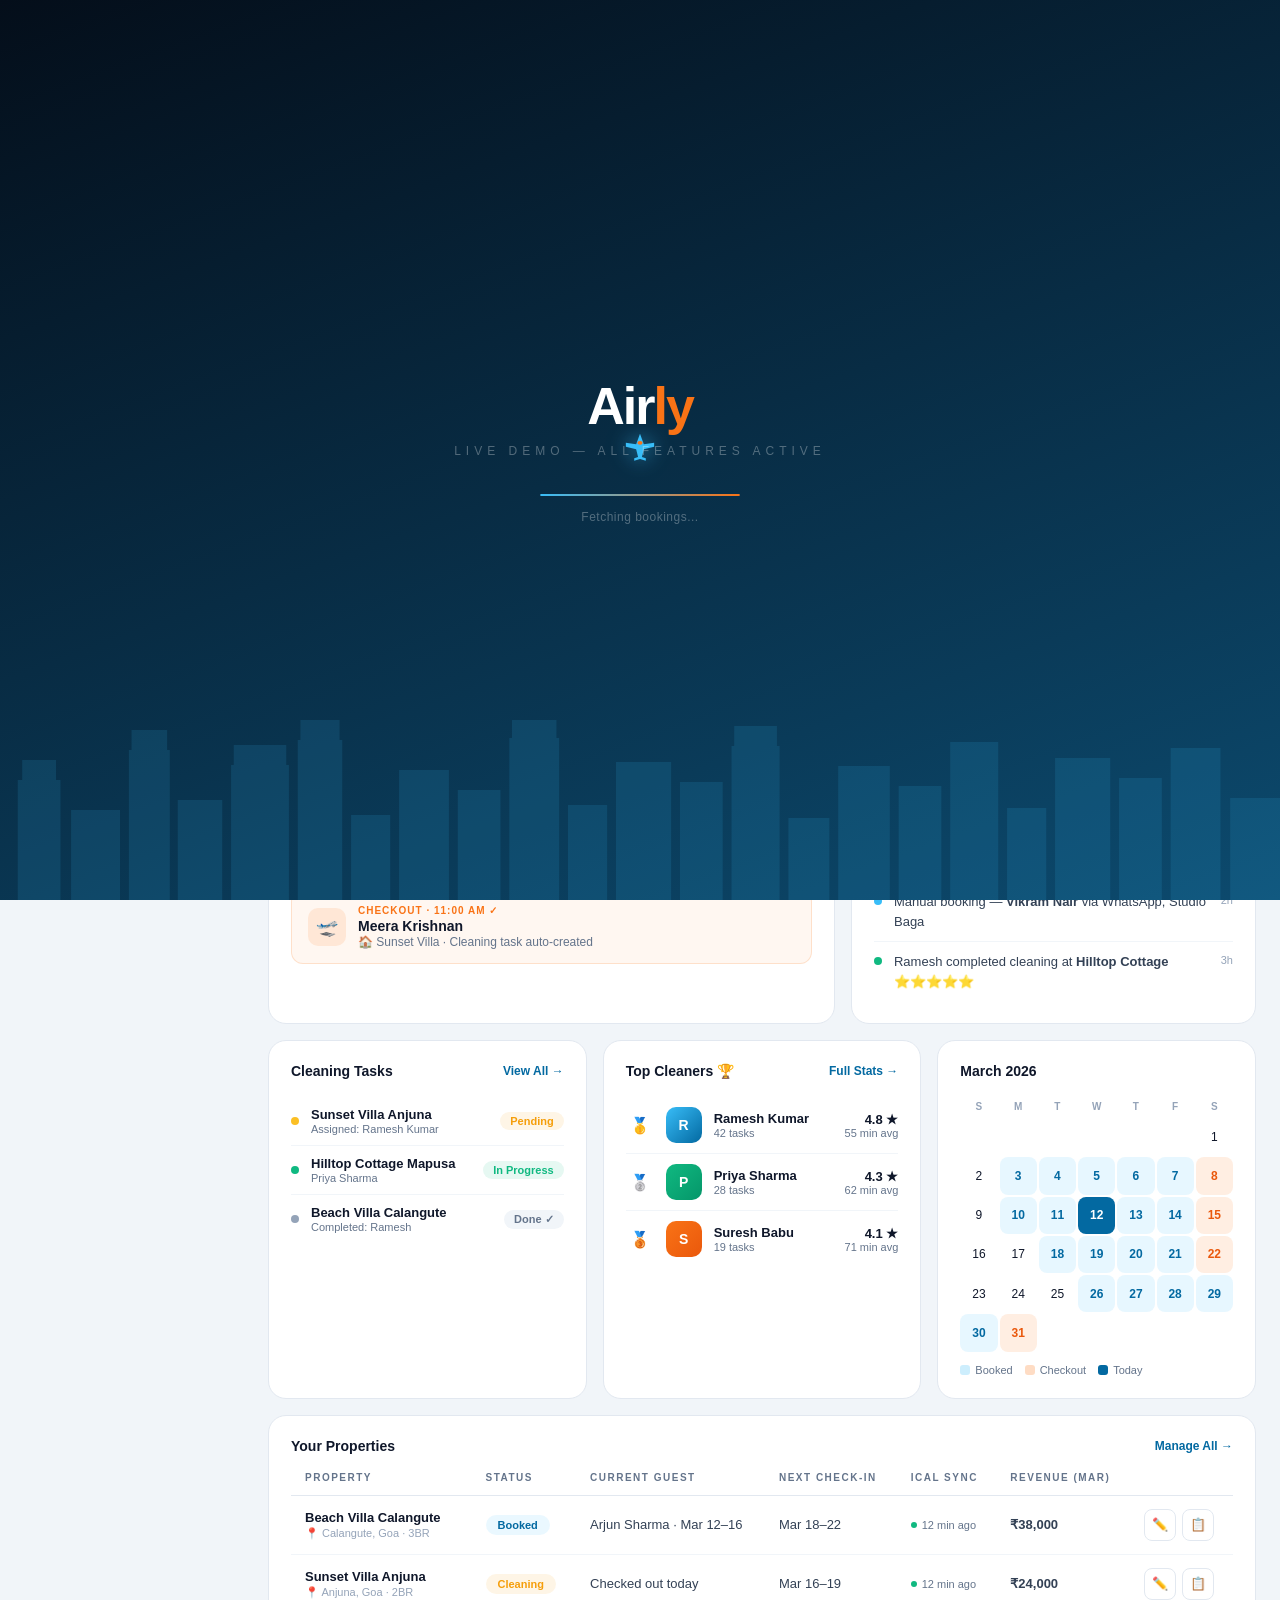
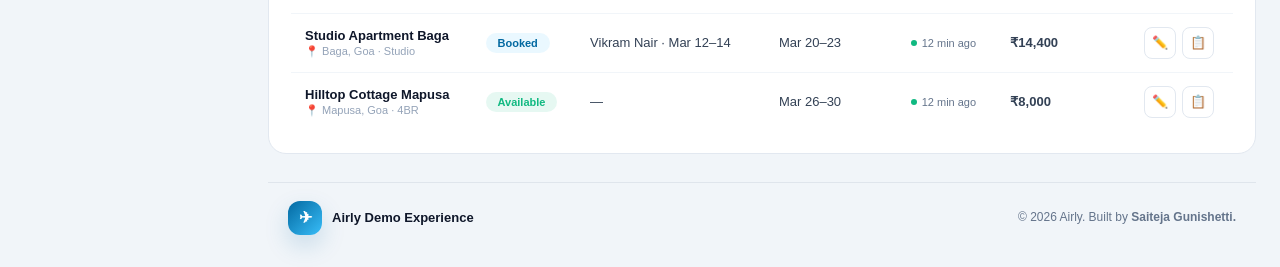
<file: airly/app.html>
﻿<!DOCTYPE html>
<html lang="en">
<head>
<meta charset="UTF-8"/>
<meta name="viewport" content="width=device-width, initial-scale=1.0"/>
<title>Airly — Live Demo</title>
<link href="https://fonts.googleapis.com/css2?family=Inter:wght@400;500;600;700&family=Space+Grotesk:wght@500;600;700&display=swap" rel="stylesheet">
<style>
:root{
  --sky:#38BDF8;--sky-dark:#0369A1;--sky-mid:#075985;--sky-deep:#0C4A6E;--navy:#061F35;
  --orange:#F97316;--orange-dark:#EA580C;--amber:#FBBF24;
  --green:#10B981;--red:#EF4444;--purple:#8B5CF6;--yellow:#F59E0B;
  --s50:#F8FAFC;--s100:#F1F5F9;--s200:#E2E8F0;--s300:#CBD5E1;
  --s400:#94A3B8;--s500:#64748B;--s700:#334155;--s900:#0F172A;
  --sidebar:244px;
}
*,*::before,*::after{box-sizing:border-box;margin:0;padding:0;}
html{scroll-behavior:smooth;}
body{font-family:'DM Sans',sans-serif;background:var(--s100);color:var(--s900);overflow-x:hidden;}

/* LOADER */
#loader{position:fixed;inset:0;z-index:9999;background:linear-gradient(160deg,#040E1A,#0C4A6E);display:flex;flex-direction:column;align-items:center;justify-content:center;transition:opacity .7s,visibility .7s;}
#loader.hide{opacity:0;visibility:hidden;pointer-events:none;}
.ld-logo{font-family:'Syne',sans-serif;font-size:52px;font-weight:800;color:#fff;letter-spacing:-2px;position:relative;z-index:1;}
.ld-logo span{color:var(--orange);}
.ld-tagline{font-size:12px;letter-spacing:5px;color:rgba(255,255,255,.3);text-transform:uppercase;margin:8px 0 36px;position:relative;z-index:1;}
.ld-bar-wrap{width:200px;height:2px;background:rgba(255,255,255,.1);border-radius:2px;overflow:hidden;position:relative;z-index:1;}
.ld-bar{height:100%;background:linear-gradient(90deg,var(--sky),var(--orange));width:0;animation:ldp 2.2s ease forwards;border-radius:2px;}
@keyframes ldp{0%{width:0}60%{width:70%}90%{width:92%}100%{width:100%}}
.ld-plane{position:absolute;animation:ldf 2.6s cubic-bezier(.25,.46,.45,.94) infinite;}
@keyframes ldf{0%{bottom:64px;left:calc(50% - 8px);transform:rotate(-42deg) scale(.5);opacity:0;}30%{opacity:1;}70%{bottom:50vh;left:calc(50% + 90px);transform:rotate(-18deg) scale(1);}100%{bottom:80vh;left:calc(50% + 300px);transform:rotate(0deg) scale(.6);opacity:0;}}
.ld-msg{font-size:12px;color:rgba(255,255,255,.3);margin-top:14px;letter-spacing:.5px;position:relative;z-index:1;}

/* DEMO BANNER */
.demo-bar{background:linear-gradient(90deg,rgba(2,10,22,.96),rgba(12,24,42,.95));border-bottom:1px solid rgba(56,189,248,.18);padding:10px 5%;display:flex;align-items:center;justify-content:space-between;gap:12px;flex-wrap:wrap;position:fixed;top:0;left:0;right:0;z-index:998;backdrop-filter:blur(20px);box-shadow:0 10px 28px rgba(0,0,0,.22);}
.demo-bar-left{display:flex;align-items:center;gap:10px;font-size:13px;color:rgba(255,255,255,.88);}
.demo-pill{background:var(--orange);color:#fff;font-size:10px;font-weight:800;letter-spacing:2px;padding:4px 12px;border-radius:100px;flex-shrink:0;}
.demo-bar-right{display:flex;gap:10px;align-items:center;}
.demo-bar a{font-size:12px;font-weight:700;color:#e0f2fe;text-decoration:none;}
.demo-bar a:hover{text-decoration:underline;color:#fff;}
.demo-bar-cta{background:var(--orange);color:#fff;padding:8px 18px;border-radius:10px;font-size:12px;font-weight:700;text-decoration:none!important;transition:all .2s;}
.demo-bar-cta:hover{background:var(--orange-dark);transform:scale(1.03);}
.demo-bar-tools{display:none;align-items:center;gap:8px;margin-left:auto;}
.demo-weather{display:flex;align-items:center;gap:4px;padding:7px 10px;border-radius:10px;background:rgba(255,255,255,.08);border:1px solid rgba(255,255,255,.12);font-size:12px;font-weight:700;color:#fff;white-space:nowrap;}
.demo-weather .wc-icon{font-size:12px;line-height:1;}
.demo-notif{width:38px;height:38px;border-radius:10px;background:rgba(255,255,255,.08);border:1px solid rgba(255,255,255,.12);display:flex;align-items:center;justify-content:center;cursor:pointer;position:relative;font-size:16px;color:#fff;transition:all .2s;}
.demo-notif:hover{background:rgba(255,255,255,.12);border-color:rgba(125,211,252,.38);}
.demo-notif .notif-dot{border-color:#0b1b2d;}
.demo-menu-btn{display:none;align-items:center;justify-content:center;width:42px;height:42px;border-radius:12px;border:1px solid rgba(56,189,248,.34);background:rgba(56,189,248,.12);box-shadow:0 8px 20px rgba(0,0,0,.16);cursor:pointer;transition:all .25s;color:#fff;}
.demo-menu-btn:hover{background:rgba(56,189,248,.18);border-color:rgba(125,211,252,.55);}
.demo-menu-btn span{display:block;width:20px;height:2px;background:#fff;border-radius:2px;transition:transform .3s ease,opacity .2s ease;position:relative;}
.demo-menu-btn span::before,.demo-menu-btn span::after{content:'';position:absolute;left:0;width:20px;height:2px;background:#fff;border-radius:2px;transition:transform .3s ease,top .3s ease,bottom .3s ease;}
.demo-menu-btn span::before{top:-6px;}
.demo-menu-btn span::after{bottom:-6px;}
.demo-menu-btn.active span{background:transparent;}
.demo-menu-btn.active span::before{top:0;transform:rotate(45deg);}
.demo-menu-btn.active span::after{bottom:0;transform:rotate(-45deg);}
body.app-menu-open{overflow:hidden;}
.flow-grid{display:grid;gap:20px;padding:8px 0;}
.flow-grid.flow-grid-three{grid-template-columns:repeat(3,minmax(0,1fr));}
.flow-grid.flow-grid-four{grid-template-columns:repeat(4,minmax(0,1fr));gap:0;padding:20px 0;position:relative;}
.flow-grid.flow-grid-four::before{content:'';position:absolute;top:44px;left:12%;right:12%;height:1px;background:linear-gradient(90deg,var(--orange),var(--sky),var(--orange));opacity:.3;}
.flow-step{text-align:center;padding:0 16px;position:relative;z-index:1;}
.flow-step-circle{width:80px;height:80px;border-radius:50%;display:flex;align-items:center;justify-content:center;background:#fff;font-size:26px;margin:0 auto 14px;border:1px solid rgba(148,163,184,.28);box-shadow:0 14px 32px rgba(15,23,42,.06);}
.flow-step-card{padding:20px;background:var(--s50);border-radius:14px;text-align:center;border:1px solid rgba(203,213,225,.72);}
.flow-step-title{font-size:14px;font-weight:700;color:var(--s900);margin-bottom:6px;}
.flow-step-text{font-size:12px;color:var(--s500);line-height:1.55;}
.flow-tip{margin-top:14px;padding:14px 16px;border-radius:14px;background:linear-gradient(180deg,rgba(249,115,22,.08),rgba(56,189,248,.06));border:1px solid rgba(249,115,22,.16);font-size:13px;line-height:1.6;color:var(--s700);}
.flow-tip strong{color:var(--s900);}
.app-footer{margin-top:28px;padding:18px 20px 8px;border-top:1px solid rgba(148,163,184,.2);display:flex;align-items:center;justify-content:space-between;gap:14px;flex-wrap:wrap;color:var(--s500);}
.app-footer-brand{display:flex;align-items:center;gap:10px;font-size:13px;font-weight:700;color:var(--s900);}
.app-footer-brand span{display:inline-flex;align-items:center;justify-content:center;width:34px;height:34px;border-radius:12px;background:linear-gradient(135deg,var(--sky-dark),var(--sky));color:#fff;font-size:16px;box-shadow:0 10px 24px rgba(3,105,161,.18);}
.app-footer-copy{font-size:12px;line-height:1.6;}

/* LAYOUT */
.app-shell{display:flex;padding-top:44px;min-height:100vh;}

/* SIDEBAR */
.sidebar{width:var(--sidebar);background:#0F172A;flex-shrink:0;display:flex;flex-direction:column;padding:16px 10px;position:fixed;top:44px;left:0;bottom:0;overflow-y:auto;z-index:100;border-right:1px solid rgba(255,255,255,.05);transition:transform .3s;}
.sidebar-logo{padding:8px 12px 22px;}
.sl-text{font-family:'Syne',sans-serif;font-size:20px;font-weight:800;color:var(--sky);letter-spacing:-.5px;}
.sl-tag{font-size:10px;color:var(--s500);letter-spacing:2px;text-transform:uppercase;margin-top:2px;}
.sec-lbl{font-size:10px;letter-spacing:2px;color:var(--s700);text-transform:uppercase;padding:0 12px;margin:14px 0 5px;}
.nav-item{display:flex;align-items:center;gap:10px;padding:9px 12px;border-radius:10px;cursor:pointer;transition:all .15s;margin-bottom:2px;color:var(--s500);font-size:13px;font-weight:500;position:relative;user-select:none;}
.nav-item:hover{background:rgba(255,255,255,.05);color:rgba(255,255,255,.8);}
.nav-item.active{background:rgba(56,189,248,.1);color:var(--sky);}
.nav-item.active::before{content:'';position:absolute;left:0;top:20%;bottom:20%;width:3px;border-radius:0 2px 2px 0;background:var(--sky);}
.nav-link-item{text-decoration:none;}
.ni-icon{font-size:15px;width:20px;text-align:center;flex-shrink:0;}
.ni-badge{margin-left:auto;font-size:10px;font-weight:700;padding:2px 7px;border-radius:100px;min-width:20px;text-align:center;background:var(--orange);color:#fff;}
.ni-badge.g{background:var(--green);}
.ni-badge.r{background:var(--red);}
.sidebar-bottom{margin-top:auto;padding-top:14px;border-top:1px solid rgba(255,255,255,.06);}
.s-user{display:flex;align-items:center;gap:10px;padding:10px 12px;border-radius:10px;cursor:pointer;}
.s-user:hover{background:rgba(255,255,255,.04);}
.s-avatar{width:34px;height:34px;border-radius:10px;background:linear-gradient(135deg,var(--sky),var(--sky-dark));display:flex;align-items:center;justify-content:center;font-size:14px;font-weight:700;color:#fff;flex-shrink:0;}
.s-name{font-size:13px;font-weight:600;color:#fff;}
.s-plan{font-size:10px;color:var(--orange);font-weight:700;letter-spacing:.5px;}

/* MOBILE SIDEBAR TOGGLE */
.mob-toggle{display:none;position:fixed;bottom:20px;left:20px;z-index:200;width:48px;height:48px;border-radius:14px;background:var(--navy);border:1px solid rgba(56,189,248,.25);color:var(--sky);font-size:20px;cursor:pointer;align-items:center;justify-content:center;box-shadow:0 8px 24px rgba(0,0,0,.4);}

/* MAIN */
.main{flex:1;margin-left:var(--sidebar);padding:24px;min-height:calc(100vh - 44px);overflow-x:hidden;}
.page{display:none;animation:fadeIn .25s ease;}
.page.active{display:block;}
@keyframes fadeIn{from{opacity:0;transform:translateY(8px);}to{opacity:1;transform:translateY(0);}}

/* TOPBAR */
.topbar{display:flex;align-items:center;justify-content:space-between;margin-bottom:22px;flex-wrap:wrap;gap:12px;}
.tb-left h1{font-family:'Syne',sans-serif;font-size:26px;font-weight:800;color:var(--s900);letter-spacing:-.8px;}
.tb-left p{font-size:13px;color:var(--s500);margin-top:3px;}
.dashboard-hero{background:linear-gradient(135deg,#08243e,#0c4a6e 58%,#0369a1);border-radius:24px;padding:28px;border:1px solid rgba(56,189,248,.18);color:#fff;display:grid;grid-template-columns:1.3fr .9fr;gap:18px;align-items:center;margin-bottom:22px;overflow:hidden;position:relative;box-shadow:0 20px 44px rgba(3,105,161,.16);}
.dashboard-hero::after{content:'';position:absolute;inset:auto -40px -60px auto;width:220px;height:220px;border-radius:50%;background:radial-gradient(circle,rgba(249,115,22,.24),transparent 70%);}
.dh-copy{position:relative;z-index:1;}
.dh-kicker{font-size:11px;font-weight:800;letter-spacing:2px;text-transform:uppercase;color:rgba(224,242,254,.72);margin-bottom:10px;}
.dh-title{font-family:'Syne',sans-serif;font-size:32px;font-weight:800;line-height:1.02;letter-spacing:-1.2px;margin-bottom:10px;}
.dh-text{font-size:14px;line-height:1.7;color:rgba(255,255,255,.78);max-width:520px;}
.dh-actions{display:flex;gap:10px;flex-wrap:wrap;margin-top:18px;}
.dh-panel{position:relative;z-index:1;background:rgba(255,255,255,.08);border:1px solid rgba(255,255,255,.14);border-radius:18px;padding:18px;backdrop-filter:blur(10px);}
.dh-panel-top{font-size:11px;letter-spacing:1.6px;text-transform:uppercase;color:rgba(224,242,254,.72);margin-bottom:12px;font-weight:700;}
.dh-metrics{display:grid;grid-template-columns:1fr 1fr;gap:10px;}
.dh-metric{background:rgba(255,255,255,.08);border-radius:14px;padding:12px;}
.dh-metric-val{font-family:'Syne',sans-serif;font-size:24px;font-weight:800;line-height:1;color:#fff;}
.dh-metric-lbl{font-size:11px;color:rgba(255,255,255,.7);margin-top:4px;}
.tb-right{display:flex;align-items:center;gap:10px;flex-wrap:wrap;}
.tb-btn{padding:9px 18px;border-radius:11px;font-size:13px;font-weight:600;cursor:pointer;border:none;font-family:'DM Sans',sans-serif;transition:all .2s;}
.tb-outline{background:#fff;border:1.5px solid var(--s200);color:var(--s700);}
.tb-outline:hover{border-color:var(--sky);color:var(--sky-dark);}
.tb-fill{background:var(--orange);color:#fff;box-shadow:0 4px 14px rgba(249,115,22,.3);}
.tb-fill:hover{background:var(--orange-dark);transform:translateY(-1px);}
.tb-fill.blue{background:linear-gradient(135deg,var(--sky-dark),var(--sky-mid));box-shadow:0 4px 14px rgba(3,105,161,.3);}
.notif-btn{width:40px;height:40px;border-radius:11px;background:#fff;border:1.5px solid var(--s200);display:flex;align-items:center;justify-content:center;cursor:pointer;position:relative;font-size:17px;transition:all .2s;}
.notif-btn:hover{border-color:var(--sky);}
.notif-dot{position:absolute;top:8px;right:8px;width:8px;height:8px;background:var(--red);border-radius:50%;border:2px solid #fff;}
.weather-chip{display:flex;align-items:center;gap:6px;background:#fff;border:1.5px solid var(--s200);padding:8px 14px;border-radius:11px;font-size:13px;font-weight:600;color:var(--s700);}
.weather-chip .wc-icon{font-size:14px;line-height:1;}

/* SYNC BANNER */
.sync-bar{background:linear-gradient(135deg,rgba(3,105,161,.06),rgba(56,189,248,.03));border:1px solid rgba(56,189,248,.15);border-radius:14px;padding:12px 20px;display:flex;align-items:center;gap:16px;margin-bottom:20px;flex-wrap:wrap;gap:12px;}
.sync-live{display:flex;align-items:center;gap:7px;}
.sync-dot{width:7px;height:7px;border-radius:50%;background:var(--green);animation:pdot 2s infinite;}
@keyframes pdot{0%,100%{opacity:1}50%{opacity:.3}}
.sync-live-text{font-size:12px;font-weight:700;color:var(--green);letter-spacing:.5px;}
.sync-meta{font-size:12px;color:var(--s500);flex:1;}
.sync-next{font-size:12px;color:var(--sky-dark);font-weight:600;margin-left:auto;}

/* STAT CARDS */
.stats-grid{display:grid;grid-template-columns:repeat(6,1fr);gap:14px;margin-bottom:20px;}
.stat-card{background:#fff;border-radius:18px;padding:20px 16px;border:1px solid var(--s200);transition:all .25s;cursor:pointer;position:relative;overflow:hidden;}
.stat-card:hover{transform:translateY(-3px);box-shadow:0 12px 32px rgba(0,0,0,.09);}
.stat-card::after{content:'';position:absolute;bottom:0;left:0;right:0;height:3px;}
.sc-blue::after{background:linear-gradient(90deg,var(--sky),var(--sky-dark));}
.sc-orange::after{background:linear-gradient(90deg,var(--orange),var(--orange-dark));}
.sc-yellow::after{background:linear-gradient(90deg,var(--amber),var(--yellow));}
.sc-green::after{background:linear-gradient(90deg,var(--green),#059669);}
.sc-purple::after{background:linear-gradient(90deg,var(--purple),#6D28D9);}
.sc-red::after{background:linear-gradient(90deg,var(--red),#DC2626);}
.sc-icon{font-size:22px;margin-bottom:12px;}
.sc-val{font-family:'Syne',sans-serif;font-size:28px;font-weight:800;color:var(--s900);line-height:1;margin-bottom:5px;}
.sc-lbl{font-size:11px;color:var(--s500);font-weight:500;}
.sc-change{font-size:11px;margin-top:7px;font-weight:600;}
.sc-up{color:var(--green);}
.sc-down{color:var(--red);}
.quick-grid{display:none;grid-template-columns:repeat(3,minmax(0,1fr));}
.quick-stat{padding:18px 16px 16px;border-radius:22px;box-shadow:0 10px 30px rgba(15,23,42,.06);}
.quick-stat .sc-icon{width:42px;height:42px;border-radius:14px;display:flex;align-items:center;justify-content:center;font-size:20px;margin-bottom:14px;background:var(--s50);box-shadow:inset 0 0 0 1px rgba(148,163,184,.12);}
.quick-stat .sc-val{font-size:30px;margin-bottom:8px;}
.quick-stat .sc-lbl{font-size:12px;font-weight:700;color:var(--s700);}
.quick-stat .sc-change{font-size:11px;line-height:1.4;min-height:30px;}
.qs-blue .sc-icon{background:rgba(56,189,248,.12);}
.qs-orange .sc-icon{background:rgba(249,115,22,.12);}
.qs-yellow .sc-icon{background:rgba(245,158,11,.12);}
.qs-green .sc-icon{background:rgba(16,185,129,.12);}
.qs-purple .sc-icon{background:rgba(139,92,246,.12);}
.qs-red .sc-icon{background:rgba(239,68,68,.12);}
.desktop-stats{display:grid;}
.mobile-grid-action{display:none;margin:-2px 0 18px;}

/* CARD */
.card{background:#fff;border-radius:18px;padding:22px;border:1px solid var(--s200);overflow:hidden;}
.card-hdr{display:flex;align-items:center;justify-content:space-between;margin-bottom:18px;}
.card-title{font-family:'Syne',sans-serif;font-size:14px;font-weight:700;color:var(--s900);}
.card-action{font-size:12px;color:var(--sky-dark);font-weight:600;cursor:pointer;}
.dash-row{display:grid;gap:16px;margin-bottom:16px;}
.dash-two{grid-template-columns:1.4fr 1fr;}
.dash-three{grid-template-columns:1fr 1fr 1fr;}

/* CHECK IN/OUT */
.ck-card{border-radius:12px;padding:14px 16px;display:flex;align-items:center;gap:12px;margin-bottom:10px;}
.ck-in{background:rgba(16,185,129,.06);border:1px solid rgba(16,185,129,.18);}
.ck-out{background:rgba(249,115,22,.06);border:1px solid rgba(249,115,22,.18);}
.ck-icon{width:38px;height:38px;border-radius:10px;display:flex;align-items:center;justify-content:center;font-size:18px;flex-shrink:0;}
.ck-icon-in{background:rgba(16,185,129,.12);}
.ck-icon-out{background:rgba(249,115,22,.12);}
.ck-lbl{font-size:10px;font-weight:700;letter-spacing:1px;text-transform:uppercase;margin-bottom:2px;}
.ck-lbl-in{color:var(--green);}
.ck-lbl-out{color:var(--orange);}
.ck-guest{font-size:14px;font-weight:600;color:var(--s900);}
.ck-detail{font-size:12px;color:var(--s500);margin-top:1px;}

/* ACTIVITY */
.act-item{display:flex;align-items:flex-start;gap:12px;padding:10px 0;border-bottom:1px solid var(--s100);}
.act-item:last-child{border-bottom:none;}
.act-dot{width:8px;height:8px;border-radius:50%;margin-top:5px;flex-shrink:0;}
.act-text{font-size:13px;color:var(--s700);line-height:1.5;flex:1;}
.act-time{font-size:11px;color:var(--s400);flex-shrink:0;margin-top:2px;}

/* TASK */
.task-item{display:flex;align-items:center;gap:12px;padding:10px 0;border-bottom:1px solid var(--s100);}
.task-item:last-child{border-bottom:none;}
.t-dot{width:8px;height:8px;border-radius:50%;flex-shrink:0;}
.t-dot-pending{background:var(--amber);}
.t-dot-active{background:var(--green);}
.t-dot-done{background:var(--s400);}
.t-info{flex:1;}
.t-prop{font-size:13px;font-weight:600;color:var(--s900);}
.t-cleaner{font-size:11px;color:var(--s500);margin-top:1px;}
.t-badge{font-size:11px;font-weight:600;padding:3px 10px;border-radius:100px;}
.tb-pending{background:rgba(245,158,11,.1);color:var(--yellow);}
.tb-active{background:rgba(16,185,129,.1);color:var(--green);}
.tb-done{background:var(--s100);color:var(--s500);}

/* LEADERBOARD */
.lb-item{display:flex;align-items:center;gap:12px;padding:10px 0;border-bottom:1px solid var(--s100);}
.lb-item:last-child{border-bottom:none;}
.lb-rank{font-family:'Syne',sans-serif;font-size:16px;font-weight:800;color:var(--s300);width:28px;text-align:center;}
.lb-av{width:36px;height:36px;border-radius:10px;display:flex;align-items:center;justify-content:center;font-size:14px;font-weight:700;color:#fff;flex-shrink:0;}
.lb-name{font-size:13px;font-weight:600;color:var(--s900);}
.lb-tasks{font-size:11px;color:var(--s500);margin-top:1px;}
.lb-right{margin-left:auto;text-align:right;}
.lb-rating{font-size:13px;font-weight:700;color:var(--s900);}
.lb-time{font-size:11px;color:var(--s500);}

/* CALENDAR */
.cal-grid{display:grid;grid-template-columns:repeat(7,1fr);gap:2px;}
.cal-lbl{font-size:10px;font-weight:700;color:var(--s400);text-align:center;padding:4px;}
.cal-d{aspect-ratio:1;border-radius:8px;display:flex;align-items:center;justify-content:center;font-size:12px;font-weight:500;color:var(--s600);cursor:pointer;transition:all .15s;}
.cal-d:hover{background:var(--s100);}
.cal-booked{background:rgba(56,189,248,.12);color:var(--sky-dark);font-weight:600;}
.cal-checkout{background:rgba(249,115,22,.12);color:var(--orange-dark);font-weight:600;}
.cal-today{background:var(--sky-dark);color:#fff;font-weight:700;}
.cal-empty{opacity:0;pointer-events:none;}
.cal-legend{display:flex;gap:12px;margin-top:12px;flex-wrap:wrap;}
.cl-item{display:flex;align-items:center;gap:5px;font-size:11px;color:var(--s500);}
.cl-dot{width:10px;height:10px;border-radius:3px;}

/* PROP TABLE */
.prop-table{width:100%;border-collapse:collapse;}
.prop-table th{text-align:left;font-size:10px;letter-spacing:1.5px;text-transform:uppercase;color:var(--s500);font-weight:700;padding:0 14px 12px;border-bottom:1px solid var(--s200);}
.prop-table td{padding:13px 14px;font-size:13px;color:var(--s700);border-bottom:1px solid var(--s100);}
.prop-table tr:last-child td{border-bottom:none;}
.prop-table tr:hover td{background:var(--s50);}
.p-name{font-weight:600;color:var(--s900);}
.p-addr{font-size:11px;color:var(--s400);margin-top:2px;}
.pill{font-size:11px;font-weight:700;padding:4px 12px;border-radius:100px;display:inline-block;}
.pill-avail{background:rgba(16,185,129,.1);color:var(--green);}
.pill-booked{background:rgba(56,189,248,.1);color:var(--sky-dark);}
.pill-clean{background:rgba(245,158,11,.1);color:var(--yellow);}
.pill-maint{background:rgba(239,68,68,.1);color:var(--red);}
.sync-info-sm{font-size:11px;color:var(--s500);display:flex;align-items:center;gap:5px;}
.s-dot{width:6px;height:6px;border-radius:50%;background:var(--green);flex-shrink:0;}
.icon-btn{width:32px;height:32px;border-radius:8px;border:1.5px solid var(--s200);background:#fff;display:flex;align-items:center;justify-content:center;cursor:pointer;font-size:13px;transition:all .2s;}
.icon-btn:hover{border-color:var(--sky);color:var(--sky-dark);}

/* ── PROPERTIES PAGE ── */
.prop-add-card{background:linear-gradient(135deg,rgba(3,105,161,.08),rgba(56,189,248,.04));border:1.5px dashed rgba(56,189,248,.3);border-radius:18px;padding:36px;text-align:center;cursor:pointer;transition:all .3s;margin-bottom:20px;}
.prop-add-card:hover{border-color:var(--sky);background:rgba(56,189,248,.06);}
.prop-add-icon{font-size:40px;margin-bottom:12px;}
.prop-add-title{font-family:'Syne',sans-serif;font-size:18px;font-weight:700;color:var(--s900);margin-bottom:6px;}
.prop-add-sub{font-size:13px;color:var(--s500);}
.props-grid{display:grid;grid-template-columns:repeat(auto-fill,minmax(320px,1fr));gap:18px;}
.prop-card{background:#fff;border:1px solid var(--s200);border-radius:22px;overflow:hidden;transition:all .3s;}
.prop-card:hover{transform:translateY(-4px);box-shadow:0 12px 36px rgba(0,0,0,.1);}
.prop-img{height:180px;position:relative;overflow:hidden;}
.prop-img-placeholder{width:100%;height:100%;display:flex;align-items:center;justify-content:center;font-size:48px;}
.prop-status-badge{position:absolute;top:12px;right:12px;}
.prop-body{padding:18px 20px;}
.prop-card-name{font-family:'Syne',sans-serif;font-size:16px;font-weight:700;color:var(--s900);margin-bottom:4px;}
.prop-card-addr{font-size:12px;color:var(--s500);margin-bottom:14px;}
.prop-stats-row{display:flex;gap:16px;}
.prop-stat{display:flex;flex-direction:column;}
.prop-stat-val{font-family:'Syne',sans-serif;font-size:18px;font-weight:800;color:var(--s900);}
.prop-stat-lbl{font-size:10px;color:var(--s500);letter-spacing:1px;text-transform:uppercase;margin-top:2px;}
.prop-card-footer{display:flex;align-items:center;justify-content:space-between;padding:14px 20px;border-top:1px solid var(--s100);}
.prop-ical{font-size:11px;color:var(--s500);display:flex;align-items:center;gap:5px;}

/* ── ADD PROPERTY MODAL ── */
.modal-overlay{position:fixed;inset:0;background:rgba(0,0,0,.6);z-index:600;display:flex;align-items:center;justify-content:center;padding:20px;opacity:0;visibility:hidden;transition:all .3s;backdrop-filter:blur(4px);}
.modal-overlay.open{opacity:1;visibility:visible;}
.modal{background:#fff;border-radius:24px;padding:36px;max-width:560px;width:100%;max-height:90vh;overflow-y:auto;transform:translateY(20px);transition:transform .3s;box-shadow:0 40px 100px rgba(0,0,0,.3);}
.modal-overlay.open .modal{transform:translateY(0);}
.modal h2{font-family:'Syne',sans-serif;font-size:24px;font-weight:800;color:var(--s900);margin-bottom:6px;letter-spacing:-.8px;}
.modal p{font-size:13px;color:var(--s500);margin-bottom:28px;}
.form-group{margin-bottom:16px;}
.form-label{font-size:12px;font-weight:700;color:var(--s700);margin-bottom:7px;display:block;letter-spacing:.3px;text-transform:uppercase;}
.form-input{width:100%;padding:13px 16px;border-radius:12px;border:1.5px solid var(--s200);font-size:14px;color:var(--s900);outline:none;transition:all .2s;font-family:'DM Sans',sans-serif;background:var(--s50);}
.form-input:focus{border-color:var(--sky-dark);background:#fff;box-shadow:0 0 0 4px rgba(56,189,248,.08);}
.form-input::placeholder{color:var(--s400);}
.form-row{display:grid;grid-template-columns:1fr 1fr;gap:14px;}
.form-select{width:100%;padding:13px 16px;border-radius:12px;border:1.5px solid var(--s200);font-size:14px;color:var(--s700);background:var(--s50);font-family:'DM Sans',sans-serif;cursor:pointer;outline:none;}
.form-select:focus{border-color:var(--sky-dark);box-shadow:0 0 0 4px rgba(56,189,248,.08);}
.modal-btns{display:flex;gap:12px;margin-top:24px;}
.modal-cancel{flex:1;padding:13px;border-radius:12px;border:1.5px solid var(--s200);background:#fff;color:var(--s700);font-size:14px;font-weight:600;cursor:pointer;font-family:'DM Sans',sans-serif;}
.modal-submit{flex:2;padding:13px;border-radius:12px;background:linear-gradient(135deg,var(--sky-dark),var(--sky-mid));color:#fff;font-size:14px;font-weight:700;border:none;cursor:pointer;font-family:'DM Sans',sans-serif;box-shadow:0 6px 20px rgba(3,105,161,.3);transition:all .2s;}
.modal-submit:hover{box-shadow:0 10px 28px rgba(3,105,161,.45);transform:translateY(-1px);}
.ical-hint{font-size:12px;color:var(--sky-dark);margin-top:6px;cursor:pointer;}
.img-grid{display:grid;grid-template-columns:repeat(4,1fr);gap:8px;margin-top:10px;}
.img-slot{aspect-ratio:1;border-radius:10px;border:1.5px dashed var(--s200);display:flex;align-items:center;justify-content:center;font-size:20px;cursor:pointer;background:var(--s50);transition:all .2s;}
.img-slot:hover{border-color:var(--sky);background:rgba(56,189,248,.04);}
.img-slot.filled{border-style:solid;border-color:var(--s200);}

/* ── BOOKINGS ── */
.booking-tabs{display:flex;gap:4px;background:#fff;border:1px solid var(--s200);border-radius:12px;padding:5px;margin-bottom:18px;width:fit-content;overflow-x:auto;}
.b-tab{padding:8px 18px;border-radius:8px;font-size:13px;font-weight:600;cursor:pointer;color:var(--s500);transition:all .2s;white-space:nowrap;}
.b-tab.active{background:var(--sky-dark);color:#fff;}
.filters-row{display:flex;gap:10px;margin-bottom:18px;flex-wrap:wrap;}
.f-input{padding:9px 14px;border-radius:10px;border:1.5px solid var(--s200);font-size:13px;font-family:'DM Sans',sans-serif;color:var(--s700);background:#fff;outline:none;flex:1;min-width:200px;}
.f-select{padding:9px 14px;border-radius:10px;border:1.5px solid var(--s200);font-size:13px;color:var(--s700);background:#fff;cursor:pointer;font-family:'DM Sans',sans-serif;outline:none;}
.bk-card{background:#fff;border:1px solid var(--s200);border-radius:16px;padding:18px 22px;margin-bottom:10px;display:flex;align-items:center;gap:18px;transition:all .2s;flex-wrap:wrap;}
.bk-card:hover{box-shadow:0 6px 22px rgba(0,0,0,.08);}
.bk-avatar{width:48px;height:48px;border-radius:14px;display:flex;align-items:center;justify-content:center;font-size:20px;font-weight:800;color:#fff;flex-shrink:0;}
.bk-guest{font-size:14px;font-weight:700;color:var(--s900);}
.bk-prop{font-size:12px;color:var(--s500);margin-top:2px;}
.bk-dates{font-size:12px;color:var(--s600);margin-top:4px;}
.bk-source{display:inline-flex;align-items:center;gap:5px;font-size:11px;font-weight:700;padding:3px 10px;border-radius:100px;margin-top:5px;}
.src-airbnb{background:rgba(255,90,95,.1);color:#FF5A5F;}
.src-wa{background:rgba(37,211,102,.1);color:#25D366;}
.src-bc{background:rgba(0,53,128,.1);color:#003580;}
.src-direct{background:rgba(56,189,248,.1);color:var(--sky-dark);}
.src-phone{background:rgba(139,92,246,.1);color:var(--purple);}
.bk-amount{font-family:'Syne',sans-serif;font-size:22px;font-weight:800;color:var(--s900);}
.bk-nights{font-size:11px;color:var(--s500);}
.bk-actions{display:flex;gap:6px;margin-left:auto;}
.bk-info{flex:1;min-width:180px;}

/* ── MANUAL BOOKING MODAL ── */
.mb-form{display:grid;gap:14px;}
.mb-form-row{display:grid;grid-template-columns:1fr 1fr;gap:14px;}

/* ── NEARBY CLEANERS ── */
.nearby-page{display:grid;grid-template-columns:1fr 380px;gap:20px;align-items:start;}
.map-wrap{background:#fff;border:1px solid var(--s200);border-radius:22px;overflow:hidden;position:sticky;top:88px;}
.map-area{height:480px;background:linear-gradient(160deg,#0B2240,#0E3258);position:relative;overflow:hidden;}
.map-grid-svg{position:absolute;inset:0;opacity:.4;}
.map-road-h{position:absolute;left:0;right:0;height:2px;background:rgba(255,255,255,.08);}
.map-road-v{position:absolute;top:0;bottom:0;width:2px;background:rgba(255,255,255,.08);}
.map-search{position:absolute;top:16px;left:50%;transform:translateX(-50%);width:80%;z-index:5;}
.map-search-input{width:100%;padding:12px 16px;border-radius:12px;border:none;background:rgba(255,255,255,.95);font-size:13px;font-family:'DM Sans',sans-serif;outline:none;box-shadow:0 4px 20px rgba(0,0,0,.3);}
.map-you-marker{position:absolute;top:50%;left:50%;transform:translate(-50%,-50%);z-index:4;}
.map-you-pin{width:20px;height:20px;border-radius:50%;background:var(--orange);border:3px solid #fff;box-shadow:0 0 0 8px rgba(249,115,22,.2),0 4px 12px rgba(0,0,0,.3);}
.map-you-lbl{background:var(--orange);color:#fff;font-size:10px;font-weight:800;padding:3px 8px;border-radius:6px;margin-top:5px;white-space:nowrap;text-align:center;}
.map-cleaner-pin{position:absolute;z-index:3;display:flex;flex-direction:column;align-items:center;cursor:pointer;transition:all .2s;}
.map-cleaner-pin:hover{transform:scale(1.2);}
.map-cleaner-pin.is-hidden,.cleaner-card.is-hidden{display:none!important;}
.mcp-dot{width:16px;height:16px;border-radius:50%;border:2.5px solid #fff;box-shadow:0 2px 8px rgba(0,0,0,.3);}
.mcp-lbl{color:#fff;font-size:10px;font-weight:700;padding:3px 7px;border-radius:6px;margin-top:3px;white-space:nowrap;}
.map-legend{padding:14px 18px;display:flex;gap:14px;flex-wrap:wrap;border-top:1px solid var(--s100);}
.ml-item{display:flex;align-items:center;gap:6px;font-size:11px;color:var(--s500);}
.ml-dot{width:10px;height:10px;border-radius:50%;}
.cleaners-list{display:flex;flex-direction:column;gap:14px;}
.cleaner-card{background:#fff;border:1px solid var(--s200);border-radius:20px;padding:22px;transition:all .3s;}
.cleaner-card:hover{transform:translateY(-3px);box-shadow:0 10px 32px rgba(0,0,0,.1);}
.cleaner-card.highlighted{border-color:rgba(56,189,248,.4);box-shadow:0 0 0 3px rgba(56,189,248,.1);}
.cc-top{display:flex;align-items:center;gap:14px;margin-bottom:16px;}
.cc-avatar{width:52px;height:52px;border-radius:15px;display:flex;align-items:center;justify-content:center;font-size:20px;font-weight:800;color:#fff;flex-shrink:0;}
.cc-name{font-family:'Syne',sans-serif;font-size:16px;font-weight:800;color:var(--s900);}
.cc-dist{font-size:12px;color:var(--s500);margin-top:3px;}
.cc-status{margin-left:auto;font-size:11px;font-weight:700;padding:5px 12px;border-radius:100px;}
.cc-avail{background:rgba(16,185,129,.1);color:var(--green);}
.cc-busy{background:rgba(245,158,11,.1);color:var(--amber);}
.cc-stars{color:var(--amber);font-size:15px;letter-spacing:1px;}
.cc-rating-num{font-size:13px;color:var(--s500);margin-left:5px;}
.cc-stats{display:grid;grid-template-columns:1fr 1fr 1fr;gap:8px;margin:14px 0;}
.cc-stat{background:var(--s50);border-radius:10px;padding:9px 10px;text-align:center;}
.cc-stat-val{font-family:'Syne',sans-serif;font-size:17px;font-weight:800;color:var(--s900);}
.cc-stat-lbl{font-size:10px;color:var(--s500);margin-top:1px;}
.cc-bar-wrap{margin-bottom:8px;}
.cc-bar-lbl{display:flex;justify-content:space-between;font-size:11px;color:var(--s500);margin-bottom:4px;}
.cc-bar-track{height:5px;background:var(--s100);border-radius:100px;overflow:hidden;}
.cc-bar-fill{height:100%;border-radius:100px;}
.cc-actions{display:flex;gap:8px;margin-top:14px;}
.cc-btn{flex:1;padding:10px;border-radius:11px;font-size:13px;font-weight:700;cursor:pointer;border:none;font-family:'DM Sans',sans-serif;transition:all .2s;}
.cc-wa{background:linear-gradient(135deg,#25D366,#128C7E);color:#fff;}
.cc-wa:hover{box-shadow:0 6px 18px rgba(37,211,102,.4);}
.cc-hire{background:linear-gradient(135deg,var(--orange),var(--orange-dark));color:#fff;}
.cc-hire:hover{box-shadow:0 6px 18px rgba(249,115,22,.4);}
.cc-view{background:var(--s100);color:var(--s700);}
.cc-view:hover{background:var(--s200);}
.nearby-filter{display:flex;gap:8px;margin-bottom:16px;flex-wrap:wrap;}
.nf-btn{padding:8px 16px;border-radius:10px;font-size:12px;font-weight:700;cursor:pointer;border:1.5px solid var(--s200);background:#fff;color:var(--s600);transition:all .2s;font-family:'DM Sans',sans-serif;}
.nf-btn.active{border-color:var(--sky-dark);background:rgba(56,189,248,.06);color:var(--sky-dark);}
.nf-btn:hover{border-color:var(--sky);}

/* ── ISSUES ── */
.issues-grid{display:grid;grid-template-columns:repeat(auto-fill,minmax(320px,1fr));gap:16px;}
.issue-card{background:#fff;border:1px solid var(--s200);border-radius:18px;padding:20px;transition:all .25s;position:relative;overflow:hidden;}
.issue-card:hover{box-shadow:0 8px 28px rgba(0,0,0,.1);transform:translateY(-3px);}
.iss-bar{position:absolute;top:0;left:0;bottom:0;width:4px;border-radius:18px 0 0 18px;}
.iss-bar-h{background:linear-gradient(to bottom,var(--red),#DC2626);}
.iss-bar-m{background:linear-gradient(to bottom,var(--amber),var(--yellow));}
.iss-bar-l{background:linear-gradient(to bottom,var(--green),#059669);}
.iss-header{display:flex;align-items:flex-start;justify-content:space-between;margin-bottom:10px;padding-left:14px;}
.iss-cat{font-size:10px;letter-spacing:1.5px;text-transform:uppercase;color:var(--s400);font-weight:700;}
.iss-pri{font-size:11px;font-weight:700;padding:3px 10px;border-radius:100px;}
.iss-pri-h{background:rgba(239,68,68,.08);color:var(--red);}
.iss-pri-m{background:rgba(245,158,11,.08);color:var(--yellow);}
.iss-pri-l{background:rgba(16,185,129,.08);color:var(--green);}
.iss-title{font-size:15px;font-weight:700;color:var(--s900);margin-bottom:7px;padding-left:14px;}
.iss-desc{font-size:12px;color:var(--s500);line-height:1.6;padding-left:14px;margin-bottom:14px;font-weight:300;}
.iss-footer{display:flex;align-items:center;justify-content:space-between;padding-left:14px;border-top:1px solid var(--s100);padding-top:12px;}
.iss-prop{font-size:11px;color:var(--s500);}
.iss-assign-btn{font-size:12px;font-weight:700;color:var(--sky-dark);cursor:pointer;background:rgba(56,189,248,.08);padding:6px 14px;border-radius:9px;border:none;font-family:'DM Sans',sans-serif;transition:all .2s;}
.iss-assign-btn:hover{background:rgba(56,189,248,.15);}
.iss-resolve-btn{font-size:12px;font-weight:700;color:var(--green);cursor:pointer;background:rgba(16,185,129,.08);padding:6px 14px;border-radius:9px;border:none;font-family:'DM Sans',sans-serif;transition:all .2s;}
.iss-resolve-btn:hover{background:rgba(16,185,129,.15);}

/* ── CLEANER PERFORMANCE ── */
.perf-grid{display:grid;grid-template-columns:repeat(auto-fill,minmax(300px,1fr));gap:18px;}
.perf-card{background:#fff;border:1px solid var(--s200);border-radius:22px;padding:26px;transition:all .25s;}
.perf-card:hover{box-shadow:0 8px 32px rgba(0,0,0,.1);transform:translateY(-4px);}
.pc-top{display:flex;align-items:center;gap:14px;margin-bottom:18px;}
.pc-av{width:52px;height:52px;border-radius:15px;display:flex;align-items:center;justify-content:center;font-size:20px;font-weight:800;color:#fff;flex-shrink:0;}
.pc-name{font-family:'Syne',sans-serif;font-size:16px;font-weight:800;color:var(--s900);}
.pc-status{font-size:10px;font-weight:700;padding:3px 10px;border-radius:100px;margin-top:4px;display:inline-block;}
.pc-avail{background:rgba(16,185,129,.1);color:var(--green);}
.pc-ontask{background:rgba(56,189,248,.1);color:var(--sky-dark);}
.pc-stars{color:var(--amber);font-size:15px;letter-spacing:1px;}
.pc-rating-n{font-size:13px;color:var(--s500);margin-left:5px;}
.pc-stats{display:grid;grid-template-columns:1fr 1fr;gap:10px;margin:14px 0;}
.pc-stat{background:var(--s50);border-radius:12px;padding:11px 13px;}
.pc-stat-val{font-family:'Syne',sans-serif;font-size:20px;font-weight:800;color:var(--s900);}
.pc-stat-lbl{font-size:11px;color:var(--s500);margin-top:2px;}
.pc-bar-wrap{margin-bottom:10px;}
.pc-bar-lbl{display:flex;justify-content:space-between;font-size:11px;color:var(--s500);margin-bottom:5px;}
.pc-bar-track{height:6px;background:var(--s100);border-radius:100px;overflow:hidden;}
.pc-bar-fill{height:100%;border-radius:100px;}
.pc-bar-green{background:linear-gradient(90deg,var(--green),#059669);}
.pc-bar-sky{background:linear-gradient(90deg,var(--sky),var(--sky-dark));}
.pc-actions{display:flex;gap:8px;margin-top:16px;}
.pc-btn{flex:1;padding:10px;border-radius:11px;font-size:12px;font-weight:700;cursor:pointer;border:none;font-family:'DM Sans',sans-serif;transition:all .2s;}
.pc-btn-rate{background:linear-gradient(135deg,var(--amber),var(--yellow));color:#fff;}
.pc-btn-rate:hover{box-shadow:0 4px 14px rgba(245,158,11,.35);}
.pc-btn-view{background:var(--s100);color:var(--s700);}
.pc-btn-view:hover{background:var(--s200);}

/* ── SETTINGS ── */
.settings-grid{display:grid;grid-template-columns:220px 1fr;gap:24px;}
.settings-nav{background:#fff;border:1px solid var(--s200);border-radius:18px;padding:12px;align-self:start;position:sticky;top:88px;}
.sn-item{padding:10px 14px;border-radius:10px;font-size:13px;font-weight:500;cursor:pointer;color:var(--s600);transition:all .2s;margin-bottom:2px;}
.sn-item:hover{background:var(--s50);color:var(--s900);}
.sn-item.active{background:rgba(56,189,248,.08);color:var(--sky-dark);font-weight:700;}
.settings-content{display:flex;flex-direction:column;gap:20px;}
.settings-section{background:#fff;border:1px solid var(--s200);border-radius:18px;padding:28px;}
.settings-section h3{font-family:'Syne',sans-serif;font-size:17px;font-weight:700;color:var(--s900);margin-bottom:6px;letter-spacing:-.3px;}
.settings-section p{font-size:13px;color:var(--s500);margin-bottom:24px;line-height:1.5;}
.setting-row{display:flex;align-items:center;justify-content:space-between;padding:14px 0;border-bottom:1px solid var(--s100);}
.setting-row:last-child{border-bottom:none;}
.setting-label{font-size:14px;font-weight:600;color:var(--s900);}
.setting-desc{font-size:12px;color:var(--s500);margin-top:3px;}
.toggle{width:44px;height:24px;border-radius:12px;background:var(--s200);cursor:pointer;position:relative;transition:background .2s;flex-shrink:0;}
.toggle.on{background:var(--sky-dark);}
.toggle::after{content:'';position:absolute;top:3px;left:3px;width:18px;height:18px;border-radius:50%;background:#fff;transition:transform .2s;box-shadow:0 1px 4px rgba(0,0,0,.2);}
.toggle.on::after{transform:translateX(20px);}
.save-btn{background:linear-gradient(135deg,var(--sky-dark),var(--sky-mid));color:#fff;padding:12px 28px;border-radius:12px;border:none;font-size:14px;font-weight:700;cursor:pointer;font-family:'DM Sans',sans-serif;transition:all .2s;box-shadow:0 4px 14px rgba(3,105,161,.25);}
.save-btn:hover{box-shadow:0 8px 24px rgba(3,105,161,.4);transform:translateY(-1px);}

/* ── ANALYTICS ── */
.analytics-grid{display:grid;grid-template-columns:2fr 1fr;gap:20px;margin-bottom:20px;}
.chart-card{background:#fff;border:1px solid var(--s200);border-radius:18px;padding:24px;}
.chart-bars{display:flex;align-items:flex-end;gap:8px;height:180px;margin-top:20px;}
.chart-bar-wrap{flex:1;display:flex;flex-direction:column;align-items:center;gap:6px;}
.chart-bar{width:100%;border-radius:6px 6px 0 0;transition:all .3s;}
.chart-bar:hover{filter:brightness(1.1);}
.chart-bar-lbl{font-size:10px;color:var(--s500);font-weight:500;}
.chart-bar-val{font-size:10px;font-weight:700;color:var(--s700);}
.occ-chart{display:flex;flex-direction:column;gap:14px;margin-top:20px;}
.occ-row{display:flex;align-items:center;gap:12px;}
.occ-prop{font-size:12px;color:var(--s700);font-weight:600;width:130px;flex-shrink:0;white-space:nowrap;overflow:hidden;text-overflow:ellipsis;}
.occ-bar-track{flex:1;height:8px;background:var(--s100);border-radius:100px;overflow:hidden;}
.occ-bar-fill{height:100%;border-radius:100px;background:linear-gradient(90deg,var(--sky),var(--sky-dark));}
.occ-val{font-size:12px;font-weight:700;color:var(--s900);width:36px;text-align:right;}

/* ── TOAST ── */
.toast-wrap{position:fixed;bottom:24px;left:50%;transform:translateX(-50%);z-index:800;display:flex;flex-direction:column;align-items:center;gap:10px;pointer-events:none;}
.toast{background:var(--s900);color:#fff;padding:12px 22px;border-radius:14px;font-size:13px;font-weight:600;box-shadow:0 8px 32px rgba(0,0,0,.3);display:flex;align-items:center;gap:10px;pointer-events:none;animation:toast-in .3s ease;max-width:360px;text-align:center;}
@keyframes toast-in{from{opacity:0;transform:translateY(12px);}to{opacity:1;transform:translateY(0);}}
.toast.success{background:linear-gradient(135deg,#065F46,#047857);}
.toast.warning{background:linear-gradient(135deg,#92400E,#B45309);}

/* ── RESPONSIVE ── */
@media(max-width:1100px){
  .stats-grid{grid-template-columns:repeat(3,1fr);}
  .nearby-page{grid-template-columns:1fr;}
  .map-wrap{position:relative;top:0;}
  .settings-grid{grid-template-columns:1fr;}
  .analytics-grid{grid-template-columns:1fr;}
  .quick-grid{grid-template-columns:repeat(3,minmax(0,1fr));}
}
@media(max-width:900px){
  .demo-bar{padding:10px 16px;}
  .demo-menu-btn{display:flex;}
  .demo-bar-left{flex:1;min-width:0;}
  .demo-bar-right{display:none;}
  .demo-bar-tools{display:flex;}
  .sidebar{width:min(86vw,320px);transform:translateX(-100%);}
  .sidebar.open{transform:translateX(0);box-shadow:18px 0 48px rgba(0,0,0,.3);}
  .app-shell{padding-top:0;}
  .main{margin-left:0;padding:10px 16px 90px;}
  .quick-grid{display:grid;}
  .desktop-stats{display:none;}
  .dashboard-hero{grid-template-columns:1fr;}
}
@media(max-width:768px){
  .demo-bar{padding:10px 16px;}
  .mob-toggle{display:none;}
  .topbar{align-items:flex-start;margin-bottom:14px;}
  .tb-left h1{font-size:24px;}
  .tb-right{width:100%;gap:8px;}
  .tb-btn,.weather-chip,.notif-btn{min-height:40px;}
  .weather-chip{padding:6px 10px;font-size:12px;gap:4px;border-radius:10px;width:auto;}
  .weather-chip .wc-icon{font-size:12px;}
  #page-dashboard .topbar .tb-right{align-items:center;}
  #page-dashboard .topbar .dashboard-add-btn{display:none;}
  #page-dashboard .topbar .weather-chip,
  #page-dashboard .topbar .notif-btn{display:none;}
  .mobile-grid-action{display:block;}
  .dash-two,.dash-three{grid-template-columns:1fr;}
  .stats-grid{grid-template-columns:1fr 1fr;}
  .quick-grid{grid-template-columns:repeat(2,minmax(0,1fr));gap:12px;}
  .nearby-page{grid-template-columns:1fr;}
  .form-row,.mb-form-row{grid-template-columns:1fr;}
  .props-grid,.issues-grid,.perf-grid{grid-template-columns:1fr;}
  .bk-card{gap:12px;padding:16px;}
  .bk-actions{margin-left:0;width:100%;justify-content:flex-end;}
  .map-area{height:360px;}
  .cc-stats{grid-template-columns:1fr 1fr 1fr;}
  .settings-nav{position:relative;top:0;overflow-x:auto;display:flex;gap:8px;}
  .sn-item{white-space:nowrap;margin-bottom:0;}
  .settings-section{padding:22px 18px;}
  .modal{padding:26px 20px;max-width:none;}
  .modal-btns,.cc-actions,.pc-actions{flex-direction:column;}
  .img-grid{grid-template-columns:repeat(2,1fr);}
  .prop-table{display:table;table-layout:fixed;white-space:normal;}
  .prop-table th:nth-child(3),
  .prop-table th:nth-child(5),
  .prop-table th:nth-child(6),
  .prop-table th:nth-child(7),
  .prop-table td:nth-child(3),
  .prop-table td:nth-child(5),
  .prop-table td:nth-child(6),
  .prop-table td:nth-child(7){display:none;}
  .prop-table th,.prop-table td{padding:12px 10px;vertical-align:top;}
  .prop-table th:nth-child(1),.prop-table td:nth-child(1){width:48%;}
  .prop-table th:nth-child(2),.prop-table td:nth-child(2){width:22%;}
  .prop-table th:nth-child(4),.prop-table td:nth-child(4){width:30%;}
  .dashboard-hero{padding:24px 20px;border-radius:22px;}
  .dh-title{font-size:28px;}
  .quick-stat{padding:16px 14px;}
  .quick-stat .sc-val{font-size:26px;}
  .quick-stat .sc-lbl{font-size:11px;}
  .quick-stat .sc-change{min-height:0;}
  .flow-grid.flow-grid-four{grid-template-columns:1fr 1fr;gap:16px;padding:8px 0;}
  .flow-grid.flow-grid-three{grid-template-columns:1fr;gap:14px;}
  .flow-grid.flow-grid-four::before{display:none;}
  .flow-step{padding:0;}
  .flow-step-circle{width:68px;height:68px;font-size:24px;margin-bottom:12px;}
  .flow-step-card{padding:18px 16px;text-align:left;}
  .flow-step-card .flow-step-title,.flow-step-card .flow-step-text{text-align:left;}
  .app-footer{padding:18px 0 4px;}
}
@media(max-width:480px){
  .app-shell{padding-top:0;}
  .demo-bar{position:sticky;top:0;}
  .demo-bar-left,.demo-bar-right{width:100%;justify-content:flex-start;}
  .demo-bar{gap:10px;}
  .demo-bar-left{font-size:12px;max-width:calc(100% - 108px);}
  .demo-bar-tools{gap:6px;}
  .demo-weather{padding:6px 8px;font-size:11px;}
  .demo-notif{width:34px;height:34px;font-size:14px;}
  .demo-menu-btn{width:38px;height:38px;}
  .main{padding:6px 12px 88px;}
  .stats-grid{grid-template-columns:1fr;}
  .quick-grid{grid-template-columns:repeat(2,minmax(0,1fr));gap:10px;}
  .topbar{gap:8px;margin-bottom:12px;}
  .tb-right{flex-direction:column;align-items:stretch;}
  .tb-btn,.weather-chip{width:100%;justify-content:center;}
  #page-dashboard .tb-right{flex-direction:row;align-items:center;justify-content:flex-start;}
  #page-dashboard .weather-chip{width:auto;max-width:max-content;}
  #page-dashboard .notif-btn{width:36px;height:36px;border-radius:10px;font-size:15px;}
  #page-dashboard .tb-left p{margin-top:1px;}
  .mobile-grid-action{margin:0 0 16px;}
  .card,.chart-card,.perf-card,.settings-section,.issue-card{padding:18px 16px;}
  .bk-card{padding:14px;}
  .bk-info,.bk-actions{min-width:100%;}
  .bk-actions{justify-content:stretch;}
  .bk-actions .icon-btn{flex:1;}
  .map-area{height:300px;}
  .cc-top,.pc-top,.setting-row,.iss-footer{align-items:flex-start;flex-direction:column;}
  .cc-status{margin-left:0;}
  .cc-stats,.pc-stats{grid-template-columns:1fr 1fr;}
  .occ-row{gap:8px;}
  .occ-prop{width:88px;}
  .toast{max-width:calc(100vw - 32px);padding:12px 16px;}
  .dashboard-hero{padding:20px 16px;}
  .dh-title{font-size:24px;}
  .dh-actions{flex-direction:column;}
  .dh-actions .tb-btn{width:100%;justify-content:center;}
  .dh-metrics{grid-template-columns:1fr;}
  .quick-stat{padding:14px 12px;border-radius:18px;}
  .quick-stat .sc-icon{width:38px;height:38px;border-radius:12px;font-size:18px;margin-bottom:10px;}
  .flow-grid{gap:12px;}
  .flow-grid.flow-grid-four{grid-template-columns:1fr;}
  .flow-step-circle{width:62px;height:62px;font-size:22px;}
  .flow-step-card{padding:16px 14px;border-radius:16px;}
  .flow-step-title{font-size:13px;}
  .flow-step-text{font-size:11px;line-height:1.5;}
  .quick-stat .sc-val{font-size:22px;}
  .quick-stat .sc-lbl{font-size:10px;line-height:1.35;}
  .quick-stat .sc-change{font-size:10px;margin-top:6px;}
  .prop-table th{font-size:9px;letter-spacing:1.2px;padding:0 8px 10px;}
  .prop-table td{padding:11px 8px;font-size:12px;}
  .prop-table .p-name{font-size:12px;}
  .prop-table .p-addr{font-size:10px;line-height:1.4;}
  .app-footer{margin-top:22px;padding:16px 0 2px;align-items:flex-start;}
  .app-footer-brand{font-size:12px;}
  .app-footer-copy{font-size:11px;}
}
</style>
</head>
<body>

<!-- LOADER -->
<div id="loader">
  <div style="position:absolute;bottom:0;left:0;right:0;height:180px;opacity:.14;">
    <svg viewBox="0 0 1440 180" preserveAspectRatio="none" width="100%" height="180" xmlns="http://www.w3.org/2000/svg">
      <g fill="rgba(56,189,248,.9)"><rect x="20" y="60" width="48" height="120"/><rect x="25" y="40" width="38" height="20"/><rect x="80" y="90" width="55" height="90"/><rect x="145" y="30" width="46" height="150"/><rect x="148" y="10" width="40" height="20"/><rect x="200" y="80" width="50" height="100"/><rect x="260" y="45" width="65" height="135"/><rect x="263" y="25" width="59" height="20"/><rect x="335" y="20" width="50" height="160"/><rect x="338" y="0" width="44" height="20"/><rect x="395" y="95" width="44" height="85"/><rect x="449" y="50" width="56" height="130"/><rect x="515" y="70" width="48" height="110"/><rect x="573" y="18" width="56" height="162"/><rect x="576" y="-2" width="50" height="20"/><rect x="639" y="85" width="44" height="95"/><rect x="693" y="42" width="62" height="138"/><rect x="765" y="62" width="48" height="118"/><rect x="823" y="26" width="54" height="154"/><rect x="826" y="6" width="48" height="20"/><rect x="887" y="98" width="46" height="82"/><rect x="943" y="46" width="58" height="134"/><rect x="1011" y="66" width="48" height="114"/><rect x="1069" y="22" width="54" height="158"/><rect x="1133" y="88" width="44" height="92"/><rect x="1187" y="38" width="62" height="142"/><rect x="1259" y="58" width="48" height="122"/><rect x="1317" y="28" width="56" height="152"/><rect x="1384" y="78" width="56" height="102"/></g>
    </svg>
  </div>
  <div class="ld-plane">
    <svg width="36" height="36" viewBox="0 0 56 56" xmlns="http://www.w3.org/2000/svg" style="filter:drop-shadow(0 0 10px rgba(56,189,248,.7))">
      <path d="M28 6 L34 22 L50 20 L50 26 L34 30 L31 42 L37 44 L37 48 L28 45 L19 48 L19 44 L25 42 L22 30 L6 26 L6 20 L22 22 Z" fill="#38BDF8"/>
      <ellipse cx="28" cy="20" rx="4" ry="3" fill="#F97316"/>
    </svg>
  </div>
  <div class="ld-logo">Air<span>ly</span></div>
  <div class="ld-tagline">Live Demo — All features active</div>
  <div class="ld-bar-wrap"><div class="ld-bar"></div></div>
  <div class="ld-msg" id="ld-msg">Loading demo data...</div>
</div>

<!-- DEMO BANNER -->
<div class="demo-bar">
  <div class="demo-bar-left"><span class="demo-pill">DEMO</span>This is a fully interactive prototype. All features work with sample data.</div>
  <div class="demo-bar-right"><a href="index.html#waitlist" class="demo-bar-cta">Join Waitlist ✈</a></div>
  <div class="demo-bar-tools">
    <div class="demo-weather"><span class="wc-icon">🌤️</span><span>28°C</span></div>
    <div class="demo-notif" onclick="showToast('🔔 5 new notifications','success')">🔔<div class="notif-dot"></div></div>
  </div>
  <button class="demo-menu-btn" id="demo-menu-btn" type="button" aria-label="Open app navigation" aria-controls="sidebar" aria-expanded="false" onclick="toggleSidebar()"><span></span></button>
</div>

<!-- APP SHELL -->
<div class="app-shell">

<!-- SIDEBAR -->
<aside class="sidebar" id="sidebar">
  <div class="sidebar-logo"><div class="sl-text">✈ Airly</div><div class="sl-tag">Host Dashboard</div></div>
  <a href="index.html" class="nav-item nav-link-item" onclick="toggleSidebar()"><span class="ni-icon">←</span>Back to Landing</a>
  <div class="sec-lbl">MAIN</div>
  <div class="nav-item active" onclick="goTo('dashboard',this)"><span class="ni-icon">🏠</span>Dashboard</div>
  <div class="nav-item" onclick="goTo('bookings',this)"><span class="ni-icon">📅</span>Bookings<span class="ni-badge">3</span></div>
  <div class="nav-item" onclick="goTo('properties',this)"><span class="ni-icon">🏡</span>Properties<span class="ni-badge g">4</span></div>
  <div class="nav-item" onclick="goTo('tasks',this)"><span class="ni-icon">🧹</span>Cleaning Tasks<span class="ni-badge">2</span></div>
  <div class="sec-lbl">GUESTS</div>
  <div class="nav-item" onclick="goTo('issues',this)"><span class="ni-icon">⚠️</span>Issues<span class="ni-badge r">3</span></div>
  <div class="nav-item" onclick="goTo('contacts',this)"><span class="ni-icon">📞</span>Support Contacts</div>
  <div class="sec-lbl">GROW</div>
  <div class="nav-item" onclick="goTo('nearby',this)"><span class="ni-icon">📍</span>Find Cleaners Nearby</div>
  <div class="nav-item" onclick="goTo('performance',this)"><span class="ni-icon">⭐</span>Cleaner Performance</div>
  <div class="nav-item" onclick="goTo('analytics',this)"><span class="ni-icon">📊</span>Analytics</div>
  <div class="sec-lbl">ACCOUNT</div>
  <div class="nav-item" onclick="goTo('settings',this)"><span class="ni-icon">⚙️</span>Settings</div>
  <div class="sidebar-bottom">
    <div class="s-user"><div class="s-avatar">R</div><div><div class="s-name">Rahul Mehta</div><div class="s-plan">⭐ STARTER PLAN</div></div></div>
  </div>
</aside>

<!-- MAIN CONTENT -->
<main class="main" id="main-content">

<!-- ═══ DASHBOARD ═══ -->
<div class="page active" id="page-dashboard">
  <div class="topbar">
    <div class="tb-left"><h1>Good morning, Rahul 👋</h1><p>Thursday, 12 March 2026 · 4 properties active</p></div>
    <div class="tb-right">
      <div class="weather-chip"><span class="wc-icon">🌤️</span><span>28°C · Goa</span></div>
      <div class="notif-btn" onclick="showToast('🔔 5 new notifications','success')">🔔<div class="notif-dot"></div></div>
      <button class="tb-btn tb-fill dashboard-add-btn" onclick="openModal('modal-add-prop')">+ Add Property</button>
    </div>
  </div>
  <div class="stats-grid quick-grid">
    <div class="stat-card quick-stat sc-blue qs-blue" onclick="goTo('properties',null)"><div class="sc-icon">🏠</div><div class="sc-val">4</div><div class="sc-lbl">Total Properties</div><div class="sc-change sc-up">1 new this month</div></div>
    <div class="stat-card quick-stat sc-orange qs-orange" onclick="goTo('bookings',null)"><div class="sc-icon">📅</div><div class="sc-val">3</div><div class="sc-lbl">Bookings Today</div><div class="sc-change sc-up">2 in · 1 out</div></div>
    <div class="stat-card quick-stat sc-yellow qs-yellow" onclick="goTo('tasks',null)"><div class="sc-icon">🧹</div><div class="sc-val">2</div><div class="sc-lbl">Pending Cleaning</div><div class="sc-change sc-down">Needs attention</div></div>
    <div class="stat-card quick-stat sc-green qs-green"><div class="sc-icon">✅</div><div class="sc-val">2</div><div class="sc-lbl">Available Now</div><div class="sc-change sc-up">Ready to book</div></div>
    <div class="stat-card quick-stat sc-purple qs-purple" onclick="goTo('analytics',null)"><div class="sc-icon">💰</div><div class="sc-val">₹84k</div><div class="sc-lbl">Revenue This Month</div><div class="sc-change sc-up">18% vs last</div></div>
    <div class="stat-card quick-stat sc-red qs-red" onclick="goTo('issues',null)"><div class="sc-icon">⚠️</div><div class="sc-val">3</div><div class="sc-lbl">Open Issues</div><div class="sc-change sc-down">2 urgent</div></div>
  </div>
  <div class="mobile-grid-action">
    <button class="tb-btn tb-fill" onclick="openModal('modal-add-prop')">+ Add Property</button>
  </div>
  <div class="dashboard-hero">
    <div class="dh-copy">
      <div class="dh-kicker">Today's Control Center</div>
      <div class="dh-title">Bookings, cleanings, and guest issues are all in sync.</div>
      <div class="dh-text">You have two check-ins today, one checkout already completed, and the next iCal sync is less than an hour away. Use the dashboard to act fast without jumping between apps.</div>
      <div class="dh-actions">
        <button class="tb-btn tb-fill" onclick="openModal('modal-add-booking')">+ Add Booking</button>
        <button class="tb-btn tb-outline" onclick="goTo('tasks',null)">View Cleaning Tasks</button>
      </div>
    </div>
    <div class="dh-panel">
      <div class="dh-panel-top">Today at a glance</div>
      <div class="dh-metrics">
        <div class="dh-metric"><div class="dh-metric-val">2</div><div class="dh-metric-lbl">Check-ins</div></div>
        <div class="dh-metric"><div class="dh-metric-val">1</div><div class="dh-metric-lbl">Checkout done</div></div>
        <div class="dh-metric"><div class="dh-metric-val">48m</div><div class="dh-metric-lbl">Next sync</div></div>
        <div class="dh-metric"><div class="dh-metric-val">3</div><div class="dh-metric-lbl">Open issues</div></div>
      </div>
    </div>
  </div>
  <div class="sync-bar">
    <div class="sync-live"><div class="sync-dot"></div><div class="sync-live-text">SYNC ACTIVE</div></div>
    <div class="sync-meta">Last synced 12 mins ago · Airbnb · Booking.com · VRBO · 4 properties</div>
    <div class="sync-next">Next sync in 48 mins</div>
  </div>
  <div class="stats-grid desktop-stats">
    <div class="stat-card sc-blue" onclick="goTo('properties',null)"><div class="sc-icon">🏠</div><div class="sc-val">4</div><div class="sc-lbl">Total Properties</div><div class="sc-change sc-up">↑ 1 this month</div></div>
    <div class="stat-card sc-orange" onclick="goTo('bookings',null)"><div class="sc-icon">📅</div><div class="sc-val">3</div><div class="sc-lbl">Bookings Today</div><div class="sc-change sc-up">2 in · 1 out</div></div>
    <div class="stat-card sc-yellow" onclick="goTo('tasks',null)"><div class="sc-icon">🧹</div><div class="sc-val">2</div><div class="sc-lbl">Pending Cleaning</div><div class="sc-change sc-down">Needs attention</div></div>
    <div class="stat-card sc-green"><div class="sc-icon">✅</div><div class="sc-val">2</div><div class="sc-lbl">Available Now</div><div class="sc-change sc-up">Ready to book</div></div>
    <div class="stat-card sc-purple" onclick="goTo('analytics',null)"><div class="sc-icon">💰</div><div class="sc-val">₹84k</div><div class="sc-lbl">Revenue This Month</div><div class="sc-change sc-up">↑ 18% vs last</div></div>
    <div class="stat-card sc-red" onclick="goTo('issues',null)"><div class="sc-icon">⚠️</div><div class="sc-val">3</div><div class="sc-lbl">Open Issues</div><div class="sc-change sc-down">2 urgent</div></div>
  </div>
  <div class="dash-row dash-two">
    <div class="card">
      <div class="card-hdr"><div class="card-title">Today's Schedule</div><div class="card-action" onclick="goTo('bookings',null)">Full Calendar →</div></div>
      <div class="ck-card ck-in"><div class="ck-icon ck-icon-in">🛬</div><div><div class="ck-lbl ck-lbl-in">CHECK-IN · 2:00 PM</div><div class="ck-guest">Arjun & Priya Sharma</div><div class="ck-detail">🏠 Beach Villa Calangute · 4 nights · ₹18,000</div></div></div>
      <div class="ck-card ck-in"><div class="ck-icon ck-icon-in">🛬</div><div><div class="ck-lbl ck-lbl-in">CHECK-IN · 4:00 PM</div><div class="ck-guest">Vikram Nair</div><div class="ck-detail">🏠 Studio Baga · 2 nights · ₹6,400</div></div></div>
      <div class="ck-card ck-out"><div class="ck-icon ck-icon-out">🛫</div><div><div class="ck-lbl ck-lbl-out">CHECKOUT · 11:00 AM ✓</div><div class="ck-guest">Meera Krishnan</div><div class="ck-detail">🏠 Sunset Villa · Cleaning task auto-created</div></div></div>
    </div>
    <div class="card">
      <div class="card-hdr"><div class="card-title">Recent Activity</div><div class="card-action">View All →</div></div>
      <div class="act-item"><div class="act-dot" style="background:var(--green)"></div><div class="act-text">New booking synced from Airbnb — <strong>Beach Villa</strong>, Mar 18–22</div><div class="act-time">8m</div></div>
      <div class="act-item"><div class="act-dot" style="background:var(--amber)"></div><div class="act-text">Cleaning task at <strong>Sunset Villa</strong> — Ramesh notified via WhatsApp</div><div class="act-time">42m</div></div>
      <div class="act-item"><div class="act-dot" style="background:var(--red)"></div><div class="act-text">Issue at <strong>Studio Baga</strong> — AC not cooling (High priority)</div><div class="act-time">1h</div></div>
      <div class="act-item"><div class="act-dot" style="background:var(--sky)"></div><div class="act-text">Manual booking — <strong>Vikram Nair</strong> via WhatsApp, Studio Baga</div><div class="act-time">2h</div></div>
      <div class="act-item"><div class="act-dot" style="background:var(--green)"></div><div class="act-text">Ramesh completed cleaning at <strong>Hilltop Cottage</strong> ⭐⭐⭐⭐⭐</div><div class="act-time">3h</div></div>
    </div>
  </div>
  <div class="dash-row dash-three">
    <div class="card">
      <div class="card-hdr"><div class="card-title">Cleaning Tasks</div><div class="card-action" onclick="goTo('tasks',null)">View All →</div></div>
      <div class="task-item"><div class="t-dot t-dot-pending"></div><div class="t-info"><div class="t-prop">Sunset Villa Anjuna</div><div class="t-cleaner">Assigned: Ramesh Kumar</div></div><span class="t-badge tb-pending">Pending</span></div>
      <div class="task-item"><div class="t-dot t-dot-active"></div><div class="t-info"><div class="t-prop">Hilltop Cottage Mapusa</div><div class="t-cleaner">Priya Sharma</div></div><span class="t-badge tb-active">In Progress</span></div>
      <div class="task-item"><div class="t-dot t-dot-done"></div><div class="t-info"><div class="t-prop">Beach Villa Calangute</div><div class="t-cleaner">Completed: Ramesh</div></div><span class="t-badge tb-done">Done ✓</span></div>
    </div>
    <div class="card">
      <div class="card-hdr"><div class="card-title">Top Cleaners 🏆</div><div class="card-action" onclick="goTo('performance',null)">Full Stats →</div></div>
      <div class="lb-item"><div class="lb-rank">🥇</div><div class="lb-av" style="background:linear-gradient(135deg,var(--sky),var(--sky-dark))">R</div><div><div class="lb-name">Ramesh Kumar</div><div class="lb-tasks">42 tasks</div></div><div class="lb-right"><div class="lb-rating">4.8 ★</div><div class="lb-time">55 min avg</div></div></div>
      <div class="lb-item"><div class="lb-rank">🥈</div><div class="lb-av" style="background:linear-gradient(135deg,#10B981,#059669)">P</div><div><div class="lb-name">Priya Sharma</div><div class="lb-tasks">28 tasks</div></div><div class="lb-right"><div class="lb-rating">4.3 ★</div><div class="lb-time">62 min avg</div></div></div>
      <div class="lb-item"><div class="lb-rank">🥉</div><div class="lb-av" style="background:linear-gradient(135deg,#F97316,#EA580C)">S</div><div><div class="lb-name">Suresh Babu</div><div class="lb-tasks">19 tasks</div></div><div class="lb-right"><div class="lb-rating">4.1 ★</div><div class="lb-time">71 min avg</div></div></div>
    </div>
    <div class="card">
      <div class="card-hdr"><div class="card-title">March 2026</div></div>
      <div class="cal-grid">
        <div class="cal-lbl">S</div><div class="cal-lbl">M</div><div class="cal-lbl">T</div><div class="cal-lbl">W</div><div class="cal-lbl">T</div><div class="cal-lbl">F</div><div class="cal-lbl">S</div>
        <div class="cal-d cal-empty"></div><div class="cal-d cal-empty"></div><div class="cal-d cal-empty"></div><div class="cal-d cal-empty"></div><div class="cal-d cal-empty"></div><div class="cal-d cal-empty"></div><div class="cal-d">1</div>
        <div class="cal-d">2</div><div class="cal-d cal-booked">3</div><div class="cal-d cal-booked">4</div><div class="cal-d cal-booked">5</div><div class="cal-d cal-booked">6</div><div class="cal-d cal-booked">7</div><div class="cal-d cal-checkout">8</div>
        <div class="cal-d">9</div><div class="cal-d cal-booked">10</div><div class="cal-d cal-booked">11</div><div class="cal-d cal-today">12</div><div class="cal-d cal-booked">13</div><div class="cal-d cal-booked">14</div><div class="cal-d cal-checkout">15</div>
        <div class="cal-d">16</div><div class="cal-d">17</div><div class="cal-d cal-booked">18</div><div class="cal-d cal-booked">19</div><div class="cal-d cal-booked">20</div><div class="cal-d cal-booked">21</div><div class="cal-d cal-checkout">22</div>
        <div class="cal-d">23</div><div class="cal-d">24</div><div class="cal-d">25</div><div class="cal-d cal-booked">26</div><div class="cal-d cal-booked">27</div><div class="cal-d cal-booked">28</div><div class="cal-d cal-booked">29</div>
        <div class="cal-d cal-booked">30</div><div class="cal-d cal-checkout">31</div>
      </div>
      <div class="cal-legend">
        <div class="cl-item"><div class="cl-dot" style="background:rgba(56,189,248,.25)"></div>Booked</div>
        <div class="cl-item"><div class="cl-dot" style="background:rgba(249,115,22,.25)"></div>Checkout</div>
        <div class="cl-item"><div class="cl-dot" style="background:var(--sky-dark)"></div>Today</div>
      </div>
    </div>
  </div>
  <div class="card">
    <div class="card-hdr"><div class="card-title">Your Properties</div><div class="card-action" onclick="goTo('properties',null)">Manage All →</div></div>
    <table class="prop-table">
      <thead><tr><th>Property</th><th>Status</th><th>Current Guest</th><th>Next Check-In</th><th>iCal Sync</th><th>Revenue (Mar)</th><th></th></tr></thead>
      <tbody>
        <tr><td><div class="p-name">Beach Villa Calangute</div><div class="p-addr">📍 Calangute, Goa · 3BR</div></td><td><span class="pill pill-booked">Booked</span></td><td>Arjun Sharma · Mar 12–16</td><td>Mar 18–22</td><td><div class="sync-info-sm"><div class="s-dot"></div>12 min ago</div></td><td><strong>₹38,000</strong></td><td><div style="display:flex;gap:6px"><div class="icon-btn">✏️</div><div class="icon-btn">📋</div></div></td></tr>
        <tr><td><div class="p-name">Sunset Villa Anjuna</div><div class="p-addr">📍 Anjuna, Goa · 2BR</div></td><td><span class="pill pill-clean">Cleaning</span></td><td>Checked out today</td><td>Mar 16–19</td><td><div class="sync-info-sm"><div class="s-dot"></div>12 min ago</div></td><td><strong>₹24,000</strong></td><td><div style="display:flex;gap:6px"><div class="icon-btn">✏️</div><div class="icon-btn">📋</div></div></td></tr>
        <tr><td><div class="p-name">Studio Apartment Baga</div><div class="p-addr">📍 Baga, Goa · Studio</div></td><td><span class="pill pill-booked">Booked</span></td><td>Vikram Nair · Mar 12–14</td><td>Mar 20–23</td><td><div class="sync-info-sm"><div class="s-dot"></div>12 min ago</div></td><td><strong>₹14,400</strong></td><td><div style="display:flex;gap:6px"><div class="icon-btn">✏️</div><div class="icon-btn">📋</div></div></td></tr>
        <tr><td><div class="p-name">Hilltop Cottage Mapusa</div><div class="p-addr">📍 Mapusa, Goa · 4BR</div></td><td><span class="pill pill-avail">Available</span></td><td>—</td><td>Mar 26–30</td><td><div class="sync-info-sm"><div class="s-dot"></div>12 min ago</div></td><td><strong>₹8,000</strong></td><td><div style="display:flex;gap:6px"><div class="icon-btn">✏️</div><div class="icon-btn">📋</div></div></td></tr>
      </tbody>
    </table>
  </div>
</div>

<!-- ═══ PROPERTIES ═══ -->
<div class="page" id="page-properties">
  <div class="topbar">
    <div class="tb-left"><h1>Properties 🏡</h1><p>4 properties · 2 booked · 1 cleaning · 1 available</p></div>
    <div class="tb-right"><button class="tb-btn tb-outline" onclick="showToast('📤 iCal sync triggered for all properties!','success')">🔄 Sync All iCal</button><button class="tb-btn tb-fill" onclick="openModal('modal-add-prop')">+ Add Property</button></div>
  </div>
  <div class="prop-add-card" onclick="openModal('modal-add-prop')">
    <div class="prop-add-icon">🏠</div>
    <div class="prop-add-title">Add a New Property</div>
    <div class="prop-add-sub">Paste your Airbnb iCal URL and bookings will sync automatically every hour</div>
  </div>
  <div class="props-grid">
    <div class="prop-card"><div class="prop-img" style="background:linear-gradient(135deg,#0C4A6E,#0369A1)"><div class="prop-img-placeholder">🏖️</div><div class="prop-status-badge"><span class="pill pill-booked">Booked</span></div></div><div class="prop-body"><div class="prop-card-name">Beach Villa Calangute</div><div class="prop-card-addr">📍 Calangute, Goa · 3 Bedrooms · Max 6 guests</div><div class="prop-stats-row"><div class="prop-stat"><div class="prop-stat-val">₹38k</div><div class="prop-stat-lbl">Revenue Mar</div></div><div class="prop-stat"><div class="prop-stat-val">74%</div><div class="prop-stat-lbl">Occupancy</div></div><div class="prop-stat"><div class="prop-stat-val">4.9★</div><div class="prop-stat-lbl">Airbnb Rating</div></div></div></div><div class="prop-card-footer"><div class="prop-ical"><span class="s-dot"></span>iCal synced 12m ago</div><div style="display:flex;gap:6px"><div class="icon-btn" onclick="showToast('✏️ Edit property opened')">✏️</div><div class="icon-btn" onclick="showToast('🔗 iCal URL copied!')">🔗</div></div></div></div>
    <div class="prop-card"><div class="prop-img" style="background:linear-gradient(135deg,#7C3AED,#5B21B6)"><div class="prop-img-placeholder">🌅</div><div class="prop-status-badge"><span class="pill pill-clean">Cleaning</span></div></div><div class="prop-body"><div class="prop-card-name">Sunset Villa Anjuna</div><div class="prop-card-addr">📍 Anjuna, Goa · 2 Bedrooms · Max 4 guests</div><div class="prop-stats-row"><div class="prop-stat"><div class="prop-stat-val">₹24k</div><div class="prop-stat-lbl">Revenue Mar</div></div><div class="prop-stat"><div class="prop-stat-val">61%</div><div class="prop-stat-lbl">Occupancy</div></div><div class="prop-stat"><div class="prop-stat-val">4.7★</div><div class="prop-stat-lbl">Airbnb Rating</div></div></div></div><div class="prop-card-footer"><div class="prop-ical"><span class="s-dot"></span>iCal synced 12m ago</div><div style="display:flex;gap:6px"><div class="icon-btn" onclick="showToast('✏️ Edit property opened')">✏️</div><div class="icon-btn" onclick="showToast('🔗 iCal URL copied!')">🔗</div></div></div></div>
    <div class="prop-card"><div class="prop-img" style="background:linear-gradient(135deg,#065F46,#047857)"><div class="prop-img-placeholder">🏢</div><div class="prop-status-badge"><span class="pill pill-booked">Booked</span></div></div><div class="prop-body"><div class="prop-card-name">Studio Apartment Baga</div><div class="prop-card-addr">📍 Baga, Goa · Studio · Max 2 guests</div><div class="prop-stats-row"><div class="prop-stat"><div class="prop-stat-val">₹14k</div><div class="prop-stat-lbl">Revenue Mar</div></div><div class="prop-stat"><div class="prop-stat-val">55%</div><div class="prop-stat-lbl">Occupancy</div></div><div class="prop-stat"><div class="prop-stat-val">4.6★</div><div class="prop-stat-lbl">Airbnb Rating</div></div></div></div><div class="prop-card-footer"><div class="prop-ical"><span class="s-dot"></span>iCal synced 12m ago</div><div style="display:flex;gap:6px"><div class="icon-btn" onclick="showToast('✏️ Edit property opened')">✏️</div><div class="icon-btn" onclick="showToast('🔗 iCal URL copied!')">🔗</div></div></div></div>
    <div class="prop-card"><div class="prop-img" style="background:linear-gradient(135deg,#92400E,#B45309)"><div class="prop-img-placeholder">🏔️</div><div class="prop-status-badge"><span class="pill pill-avail">Available</span></div></div><div class="prop-body"><div class="prop-card-name">Hilltop Cottage Mapusa</div><div class="prop-card-addr">📍 Mapusa, Goa · 4 Bedrooms · Max 8 guests</div><div class="prop-stats-row"><div class="prop-stat"><div class="prop-stat-val">₹8k</div><div class="prop-stat-lbl">Revenue Mar</div></div><div class="prop-stat"><div class="prop-stat-val">32%</div><div class="prop-stat-lbl">Occupancy</div></div><div class="prop-stat"><div class="prop-stat-val">4.5★</div><div class="prop-stat-lbl">Airbnb Rating</div></div></div></div><div class="prop-card-footer"><div class="prop-ical"><span class="s-dot"></span>iCal synced 12m ago</div><div style="display:flex;gap:6px"><div class="icon-btn" onclick="showToast('✏️ Edit property opened')">✏️</div><div class="icon-btn" onclick="showToast('🔗 iCal URL copied!')">🔗</div></div></div></div>
  </div>
</div>

<!-- ═══ BOOKINGS ═══ -->
<div class="page" id="page-bookings">
  <div class="topbar">
    <div class="tb-left"><h1>Bookings 📅</h1><p>All bookings across 4 properties · March 2026</p></div>
    <div class="tb-right"><button class="tb-btn tb-outline" onclick="showToast('📥 CSV export started!','success')">📥 Export CSV</button><button class="tb-btn tb-fill" onclick="openModal('modal-add-booking')">+ Add Manual Booking</button></div>
  </div>
  <div class="booking-tabs">
    <div class="b-tab active" onclick="activateTab(this)">All (7)</div>
    <div class="b-tab" onclick="activateTab(this)">Upcoming (3)</div>
    <div class="b-tab" onclick="activateTab(this)">Active (2)</div>
    <div class="b-tab" onclick="activateTab(this)">Completed (2)</div>
    <div class="b-tab" onclick="activateTab(this)">Cancelled (0)</div>
  </div>
  <div class="filters-row">
    <input class="f-input" placeholder="🔍 Search guest name or property..."/>
    <select class="f-select"><option>All Properties</option><option>Beach Villa</option><option>Sunset Villa</option><option>Studio Baga</option><option>Hilltop Cottage</option></select>
    <select class="f-select"><option>All Sources</option><option>Airbnb</option><option>Booking.com</option><option>VRBO</option><option>WhatsApp</option><option>Phone</option><option>Walk-in</option></select>
    <select class="f-select"><option>This Month</option><option>Last Month</option><option>Custom</option></select>
  </div>
  <div class="bk-card"><div class="bk-avatar" style="background:linear-gradient(135deg,#7C3AED,#5B21B6)">A</div><div class="bk-info"><div class="bk-guest">Arjun & Priya Sharma</div><div class="bk-prop">🏠 Beach Villa Calangute</div><div class="bk-dates">📅 Mar 12 → Mar 16 · 4 nights</div><span class="bk-source src-airbnb">🏠 Airbnb</span></div><div style="text-align:right"><div class="bk-amount">₹18,000</div><div class="bk-nights">4 nights</div><span class="pill pill-booked" style="margin-top:6px;display:block;">Active</span></div><div class="bk-actions"><div class="icon-btn" onclick="showToast('👁 Booking details opened')">👁</div><div class="icon-btn" onclick="showToast('✏️ Edit booking opened')">✏️</div><div class="icon-btn" onclick="showToast('🗑 Confirm delete?','warning')">🗑</div></div></div>
  <div class="bk-card"><div class="bk-avatar" style="background:linear-gradient(135deg,#25D366,#128C7E)">V</div><div class="bk-info"><div class="bk-guest">Vikram Nair</div><div class="bk-prop">🏠 Studio Apartment Baga</div><div class="bk-dates">📅 Mar 12 → Mar 14 · 2 nights</div><span class="bk-source src-wa">💬 WhatsApp</span></div><div style="text-align:right"><div class="bk-amount">₹6,400</div><div class="bk-nights">2 nights</div><span class="pill pill-booked" style="margin-top:6px;display:block;">Active</span></div><div class="bk-actions"><div class="icon-btn" onclick="showToast('👁 Booking details opened')">👁</div><div class="icon-btn" onclick="showToast('✏️ Edit booking opened')">✏️</div></div></div>
  <div class="bk-card"><div class="bk-avatar" style="background:linear-gradient(135deg,#003580,#1a56a0)">S</div><div class="bk-info"><div class="bk-guest">Santosh & Family</div><div class="bk-prop">🏠 Hilltop Cottage Mapusa</div><div class="bk-dates">📅 Mar 26 → Mar 30 · 4 nights</div><span class="bk-source src-bc">🌐 Booking.com</span></div><div style="text-align:right"><div class="bk-amount">₹22,000</div><div class="bk-nights">4 nights</div><span class="pill pill-avail" style="margin-top:6px;display:block;">Upcoming</span></div><div class="bk-actions"><div class="icon-btn" onclick="showToast('👁 Booking details opened')">👁</div><div class="icon-btn" onclick="showToast('✏️ Edit booking opened')">✏️</div></div></div>
  <div class="bk-card"><div class="bk-avatar" style="background:linear-gradient(135deg,#6366F1,#4F46E5)">M</div><div class="bk-info"><div class="bk-guest">Meera Krishnan</div><div class="bk-prop">🏠 Sunset Villa Anjuna</div><div class="bk-dates">📅 Mar 8 → Mar 12 · 4 nights</div><span class="bk-source src-direct">✈ Direct</span></div><div style="text-align:right"><div class="bk-amount">₹16,800</div><div class="bk-nights">4 nights</div><span class="pill" style="background:var(--s100);color:var(--s500);margin-top:6px;display:block;">Completed</span></div><div class="bk-actions"><div class="icon-btn" onclick="showToast('👁 Booking details opened')">👁</div></div></div>
  <div class="bk-card"><div class="bk-avatar" style="background:linear-gradient(135deg,#8B5CF6,#6D28D9)">R</div><div class="bk-info"><div class="bk-guest">Rohan Desai</div><div class="bk-prop">🏠 Beach Villa Calangute</div><div class="bk-dates">📅 Mar 18 → Mar 22 · 4 nights</div><span class="bk-source src-airbnb">🏠 Airbnb</span></div><div style="text-align:right"><div class="bk-amount">₹19,200</div><div class="bk-nights">4 nights</div><span class="pill pill-avail" style="margin-top:6px;display:block;">Upcoming</span></div><div class="bk-actions"><div class="icon-btn" onclick="showToast('👁 Booking details opened')">👁</div><div class="icon-btn" onclick="showToast('✏️ Edit booking opened')">✏️</div></div></div>
</div>

<!-- ═══ CLEANING TASKS ═══ -->
<div class="page" id="page-tasks">
  <div class="topbar">
    <div class="tb-left"><h1>Cleaning Tasks 🧹</h1><p>2 pending · 1 in progress · 3 completed this week</p></div>
    <div class="tb-right"><button class="tb-btn tb-fill" onclick="showToast('🧹 Manual cleaning task created!','success')">+ Create Task</button></div>
  </div>
  <div class="dash-row dash-two" style="margin-bottom:20px;">
    <div class="card">
      <div class="card-hdr"><div class="card-title">Active & Pending Tasks</div></div>
      <div class="task-item"><div class="t-dot t-dot-pending"></div><div class="t-info"><div class="t-prop">Sunset Villa Anjuna</div><div class="t-cleaner">👤 Ramesh Kumar · Notified via WhatsApp ✓</div></div><div style="text-align:right"><span class="t-badge tb-pending">Pending</span><div style="font-size:11px;color:var(--s400);margin-top:4px;">Due: Today 1 PM</div></div></div>
      <div class="task-item"><div class="t-dot t-dot-active"></div><div class="t-info"><div class="t-prop">Hilltop Cottage Mapusa</div><div class="t-cleaner">👤 Priya Sharma · Started 10:45 AM</div></div><div style="text-align:right"><span class="t-badge tb-active">In Progress</span><div style="font-size:11px;color:var(--s400);margin-top:4px;">Running 48 min</div></div></div>
    </div>
    <div class="card">
      <div class="card-hdr"><div class="card-title">Completed This Week</div></div>
      <div class="task-item"><div class="t-dot t-dot-done"></div><div class="t-info"><div class="t-prop">Beach Villa Calangute</div><div class="t-cleaner">Ramesh Kumar · 55 min · ⭐⭐⭐⭐⭐</div></div><span class="t-badge tb-done">Done ✓</span></div>
      <div class="task-item"><div class="t-dot t-dot-done"></div><div class="t-info"><div class="t-prop">Studio Apartment Baga</div><div class="t-cleaner">Suresh Babu · 72 min · ⭐⭐⭐⭐</div></div><span class="t-badge tb-done">Done ✓</span></div>
      <div class="task-item"><div class="t-dot t-dot-done"></div><div class="t-info"><div class="t-prop">Sunset Villa Anjuna</div><div class="t-cleaner">Ramesh Kumar · 48 min · ⭐⭐⭐⭐⭐</div></div><span class="t-badge tb-done">Done ✓</span></div>
    </div>
  </div>
  <div class="card">
    <div class="card-hdr"><div class="card-title">How Cleaning Automation Works</div></div>
    <div class="flow-grid flow-grid-four">
      <div class="flow-step"><div class="flow-step-circle" style="border-color:rgba(249,115,22,.3);">🛫</div><div class="flow-step-title">Guest Checks Out</div><div class="flow-step-text">System detects checkout from calendar or manual.</div></div>
      <div class="flow-step"><div class="flow-step-circle" style="border-color:rgba(56,189,248,.3);">📋</div><div class="flow-step-title">Task Auto-Created</div><div class="flow-step-text">Cleaning task is generated and assigned automatically.</div></div>
      <div class="flow-step"><div class="flow-step-circle" style="border-color:rgba(16,185,129,.3);">💬</div><div class="flow-step-title">Cleaner Notified</div><div class="flow-step-text">WhatsApp and SMS go out with the task link. No app needed.</div></div>
      <div class="flow-step"><div class="flow-step-circle" style="border-color:rgba(16,185,129,.3);">✅</div><div class="flow-step-title">Property Available</div><div class="flow-step-text">You get notified and the property status updates automatically.</div></div>
    </div>
    <div class="flow-tip"><strong>Tip:</strong> Tip: Prefer more control? Switch to Manual Mode to create and assign cleaning tasks to cleaners whenever needed.</div>
  </div>
</div>

<!-- ═══ ISSUES ═══ -->
<div class="page" id="page-issues">
  <div class="topbar">
    <div class="tb-left"><h1>Guest Issues ⚠️</h1><p>3 open · 2 urgent · 1 resolved today</p></div>
    <div class="tb-right">
      <select class="f-select"><option>All Properties</option></select>
      <select class="f-select"><option>All Priorities</option><option>High</option><option>Medium</option><option>Low</option></select>
      <button class="tb-btn tb-outline" onclick="showToast('🔗 QR code downloaded for all properties!','success')">📲 Download QR Codes</button>
    </div>
  </div>
  <div class="issues-grid">
    <div class="issue-card"><div class="iss-bar iss-bar-h"></div><div class="iss-header"><div class="iss-cat">🌡️ AC / COOLING</div><span class="iss-pri iss-pri-h">🔴 High</span></div><div class="iss-title">AC not cooling at all</div><div class="iss-desc">Guest says the AC has been running for 2 hours but room temperature is not dropping. Very uncomfortable.</div><div class="iss-footer"><div><div class="iss-prop">🏠 Studio Baga · Vikram Nair</div><div style="font-size:11px;color:var(--s400);margin-top:2px;">1 hr ago · Not assigned</div></div><button class="iss-assign-btn" onclick="showToast('📞 Technician assign screen opened')">Assign →</button></div></div>
    <div class="issue-card"><div class="iss-bar iss-bar-h"></div><div class="iss-header"><div class="iss-cat">🚿 PLUMBING</div><span class="iss-pri iss-pri-h">🔴 High</span></div><div class="iss-title">Water leaking from tap</div><div class="iss-desc">Constant dripping from hot water tap. Guest says it keeps them awake and water is wasting.</div><div class="iss-footer"><div><div class="iss-prop">🏠 Beach Villa · Arjun Sharma</div><div style="font-size:11px;color:var(--orange);margin-top:2px;font-weight:600;">Raju Plumber assigned ✓</div></div><button class="iss-resolve-btn" onclick="showToast('✅ Issue marked as resolved!','success')">Resolve ✓</button></div></div>
    <div class="issue-card"><div class="iss-bar iss-bar-m"></div><div class="iss-header"><div class="iss-cat">📶 WIFI</div><span class="iss-pri iss-pri-m">🟡 Medium</span></div><div class="iss-title">WiFi too slow to work</div><div class="iss-desc">Guest working remotely. Says video calls keep dropping. Needs stable connection urgently.</div><div class="iss-footer"><div><div class="iss-prop">🏠 Sunset Villa · Previous Guest</div><div style="font-size:11px;color:var(--s400);margin-top:2px;">Yesterday · Not assigned</div></div><button class="iss-assign-btn" onclick="showToast('📞 Technician assign screen opened')">Assign →</button></div></div>
  </div>
  <div style="margin-top:24px;" class="card">
    <div class="card-hdr"><div class="card-title">How Guest Issue Reporting Works</div></div>
    <div class="flow-grid flow-grid-three">
      <div class="flow-step-card"><div style="font-size:36px;margin-bottom:10px;">📲</div><div class="flow-step-title">Guest Scans QR Code</div><div class="flow-step-text">Each property has a unique QR code, and the guest can report without logging in.</div></div>
      <div class="flow-step-card"><div style="font-size:36px;margin-bottom:10px;">📝</div><div class="flow-step-title">Guest Fills Simple Form</div><div class="flow-step-text">They select a category, add a short description, and can attach a photo.</div></div>
      <div class="flow-step-card"><div style="font-size:36px;margin-bottom:10px;">🔔</div><div class="flow-step-title">You Get Instant SMS</div><div class="flow-step-text">You get alerted immediately, assign a contact, and the guest receives updates.</div></div>
    </div>
  </div>
</div>

<!-- ═══ SUPPORT CONTACTS ═══ -->
<div class="page" id="page-contacts">
  <div class="topbar">
    <div class="tb-left"><h1>Support Contacts 📞</h1><p>Plumbers, electricians, technicians — all in one place</p></div>
    <div class="tb-right"><button class="tb-btn tb-fill" onclick="showToast('➕ Add contact form opened')">+ Add Contact</button></div>
  </div>
  <div style="display:grid;grid-template-columns:repeat(auto-fill,minmax(280px,1fr));gap:16px;">
    <div class="card" style="border-left:4px solid var(--sky)"><div style="display:flex;align-items:center;gap:12px;margin-bottom:14px;"><div style="width:46px;height:46px;border-radius:13px;background:rgba(56,189,248,.12);display:flex;align-items:center;justify-content:center;font-size:22px;">🔧</div><div><div style="font-size:15px;font-weight:700;color:var(--s900);">Raju Plumber</div><div style="font-size:12px;color:var(--s500);">Plumbing · Calangute area</div></div></div><div style="font-size:13px;color:var(--s700);margin-bottom:10px;">📱 +91 98765 43210</div><div style="display:flex;gap:8px;"><button class="cc-btn cc-wa" style="flex:1;padding:9px;" onclick="showToast('💬 Opening WhatsApp for Raju...')">WhatsApp</button><button class="cc-btn cc-view" style="flex:1;padding:9px;" onclick="showToast('📋 Contact details opened')">Details</button></div></div>
    <div class="card" style="border-left:4px solid var(--orange)"><div style="display:flex;align-items:center;gap:12px;margin-bottom:14px;"><div style="width:46px;height:46px;border-radius:13px;background:rgba(249,115,22,.12);display:flex;align-items:center;justify-content:center;font-size:22px;">⚡</div><div><div style="font-size:15px;font-weight:700;color:var(--s900);">Sunil Electrician</div><div style="font-size:12px;color:var(--s500);">Electrical · All Goa</div></div></div><div style="font-size:13px;color:var(--s700);margin-bottom:10px;">📱 +91 87654 32109</div><div style="display:flex;gap:8px;"><button class="cc-btn cc-wa" style="flex:1;padding:9px;" onclick="showToast('💬 Opening WhatsApp for Sunil...')">WhatsApp</button><button class="cc-btn cc-view" style="flex:1;padding:9px;" onclick="showToast('📋 Contact details opened')">Details</button></div></div>
    <div class="card" style="border-left:4px solid var(--green)"><div style="display:flex;align-items:center;gap:12px;margin-bottom:14px;"><div style="width:46px;height:46px;border-radius:13px;background:rgba(16,185,129,.12);display:flex;align-items:center;justify-content:center;font-size:22px;">❄️</div><div><div style="font-size:15px;font-weight:700;color:var(--s900);">Cool Tech AC Services</div><div style="font-size:12px;color:var(--s500);">AC Repair · North Goa</div></div></div><div style="font-size:13px;color:var(--s700);margin-bottom:10px;">📱 +91 76543 21098</div><div style="display:flex;gap:8px;"><button class="cc-btn cc-wa" style="flex:1;padding:9px;" onclick="showToast('💬 Opening WhatsApp for Cool Tech...')">WhatsApp</button><button class="cc-btn cc-view" style="flex:1;padding:9px;" onclick="showToast('📋 Contact details opened')">Details</button></div></div>
  </div>
</div>

<!-- ═══ FIND CLEANERS NEARBY ═══ -->
<div class="page" id="page-nearby">
  <div class="topbar">
    <div class="tb-left"><h1>Find Cleaners Nearby 📍</h1><p>Browse verified cleaners near your properties</p></div>
    <div class="tb-right"><select class="f-select"><option>📍 Near Beach Villa, Calangute</option><option>Near Sunset Villa, Anjuna</option><option>Near Studio, Baga</option><option>Near Hilltop, Mapusa</option></select></div>
  </div>
  <div class="nearby-filter">
    <button class="nf-btn active" onclick="filterCleaners(this,'all')">All Cleaners</button>
    <button class="nf-btn" onclick="filterCleaners(this,'avail')">Available Now</button>
    <button class="nf-btn" onclick="filterCleaners(this,'4plus')">4★ & above</button>
    <button class="nf-btn" onclick="filterCleaners(this,'2km')">Within 2 km</button>
  </div>
  <div class="nearby-page">
    <div class="map-wrap">
      <div class="map-area">
        <div class="map-grid-svg">
          <svg width="100%" height="100%" xmlns="http://www.w3.org/2000/svg">
            <defs><pattern id="mgrid" width="32" height="32" patternUnits="userSpaceOnUse"><path d="M 32 0 L 0 0 0 32" fill="none" stroke="rgba(56,189,248,0.15)" stroke-width="1"/></pattern></defs>
            <rect width="100%" height="100%" fill="url(#mgrid)"/>
            <line x1="0" y1="50%" x2="100%" y2="50%" stroke="rgba(56,189,248,0.1)" stroke-width="2"/>
            <line x1="30%" y1="0" x2="30%" y2="100%" stroke="rgba(56,189,248,0.1)" stroke-width="2"/>
            <line x1="70%" y1="0" x2="70%" y2="100%" stroke="rgba(56,189,248,0.1)" stroke-width="2"/>
            <circle cx="50%" cy="50%" r="80" fill="none" stroke="rgba(249,115,22,0.12)" stroke-width="1" stroke-dasharray="4 4"/>
            <circle cx="50%" cy="50%" r="140" fill="none" stroke="rgba(249,115,22,0.08)" stroke-width="1" stroke-dasharray="4 4"/>
          </svg>
        </div>
        <input class="map-search-input" placeholder="🔍 Search area or locality..." style="position:absolute;top:14px;left:50%;transform:translateX(-50%);width:82%;z-index:5;"/>
        <div class="map-cleaner-pin" data-cleaner="ramesh" style="top:24%;left:20%;" onclick="highlightCleaner('ramesh')"><div class="mcp-dot" style="background:#10B981"></div><div class="mcp-lbl" style="background:rgba(16,185,129,.9)">Ramesh ★4.8</div></div>
        <div class="map-cleaner-pin" data-cleaner="anita" style="top:38%;left:68%;" onclick="highlightCleaner('anita')"><div class="mcp-dot" style="background:#10B981"></div><div class="mcp-lbl" style="background:rgba(16,185,129,.9)">Anita ★4.6</div></div>
        <div class="map-cleaner-pin" data-cleaner="priya" style="top:60%;left:35%;" onclick="highlightCleaner('priya')"><div class="mcp-dot" style="background:#F59E0B"></div><div class="mcp-lbl" style="background:rgba(245,158,11,.9)">Priya ★4.3</div></div>
        <div class="map-cleaner-pin" data-cleaner="suresh" style="top:18%;left:55%;" onclick="highlightCleaner('suresh')"><div class="mcp-dot" style="background:#10B981"></div><div class="mcp-lbl" style="background:rgba(16,185,129,.9)">Suresh ★4.1</div></div>
        <div class="map-cleaner-pin" data-cleaner="kavita" style="top:70%;left:75%;" onclick="highlightCleaner('kavita')"><div class="mcp-dot" style="background:#EF4444"></div><div class="mcp-lbl" style="background:rgba(239,68,68,.9)">Kavita ★3.8</div></div>
        <div class="map-you-marker"><div class="map-you-pin"></div><div class="map-you-lbl">📍 Beach Villa</div></div>
      </div>
      <div class="map-legend">
        <div class="ml-item"><div class="ml-dot" style="background:#10B981"></div>Available</div>
        <div class="ml-item"><div class="ml-dot" style="background:#F59E0B"></div>On Task</div>
        <div class="ml-item"><div class="ml-dot" style="background:#EF4444"></div>Unavailable</div>
        <div class="ml-item"><div class="ml-dot" style="background:var(--orange)"></div>Your Property</div>
      </div>
    </div>
    <div class="cleaners-list" id="cleaners-list">
      <div class="cleaner-card" id="cc-ramesh" data-cleaner="ramesh" data-status="avail" data-rating="4.8" data-distance="1.2"><div class="cc-top"><div class="cc-avatar" style="background:linear-gradient(135deg,var(--sky),var(--sky-dark))">R</div><div><div class="cc-name">Ramesh Kumar</div><div class="cc-dist">📍 1.2 km away · Calangute</div></div><span class="cc-status cc-avail">● Available</span></div><div><span class="cc-stars">★★★★★</span><span class="cc-rating-num">4.8 · 42 ratings</span></div><div class="cc-stats"><div class="cc-stat"><div class="cc-stat-val">42</div><div class="cc-stat-lbl">Tasks Done</div></div><div class="cc-stat"><div class="cc-stat-val">55m</div><div class="cc-stat-lbl">Avg Time</div></div><div class="cc-stat"><div class="cc-stat-val">92%</div><div class="cc-stat-lbl">On-Time</div></div></div><div class="cc-bar-wrap"><div class="cc-bar-lbl"><span>On-Time Rate</span><span>92%</span></div><div class="cc-bar-track"><div class="cc-bar-fill" style="width:92%;background:linear-gradient(90deg,var(--green),#059669)"></div></div></div><div class="cc-actions"><button class="cc-btn cc-wa" onclick="showToast('💬 Opening WhatsApp for Ramesh Kumar...','success')">💬 WhatsApp</button><button class="cc-btn cc-hire" onclick="showToast('✅ Ramesh Kumar hired for next task!','success')">Hire Now</button></div></div>
      <div class="cleaner-card" id="cc-anita" data-cleaner="anita" data-status="avail" data-rating="4.6" data-distance="2.4"><div class="cc-top"><div class="cc-avatar" style="background:linear-gradient(135deg,#10B981,#059669)">A</div><div><div class="cc-name">Anita Desai</div><div class="cc-dist">📍 2.4 km away · Candolim</div></div><span class="cc-status cc-avail">● Available</span></div><div><span class="cc-stars">★★★★½</span><span class="cc-rating-num">4.6 · 31 ratings</span></div><div class="cc-stats"><div class="cc-stat"><div class="cc-stat-val">31</div><div class="cc-stat-lbl">Tasks Done</div></div><div class="cc-stat"><div class="cc-stat-val">60m</div><div class="cc-stat-lbl">Avg Time</div></div><div class="cc-stat"><div class="cc-stat-val">88%</div><div class="cc-stat-lbl">On-Time</div></div></div><div class="cc-bar-wrap"><div class="cc-bar-lbl"><span>On-Time Rate</span><span>88%</span></div><div class="cc-bar-track"><div class="cc-bar-fill" style="width:88%;background:linear-gradient(90deg,var(--green),#059669)"></div></div></div><div class="cc-actions"><button class="cc-btn cc-wa" onclick="showToast('💬 Opening WhatsApp for Anita Desai...','success')">💬 WhatsApp</button><button class="cc-btn cc-hire" onclick="showToast('✅ Anita Desai hired for next task!','success')">Hire Now</button></div></div>
      <div class="cleaner-card" id="cc-priya" data-cleaner="priya" data-status="busy" data-rating="4.3" data-distance="3.1"><div class="cc-top"><div class="cc-avatar" style="background:linear-gradient(135deg,#F97316,#EA580C)">P</div><div><div class="cc-name">Priya Sharma</div><div class="cc-dist">📍 3.1 km away · Anjuna</div></div><span class="cc-status cc-busy">● On Task</span></div><div><span class="cc-stars">★★★★</span><span class="cc-rating-num">4.3 · 28 ratings</span></div><div class="cc-stats"><div class="cc-stat"><div class="cc-stat-val">28</div><div class="cc-stat-lbl">Tasks Done</div></div><div class="cc-stat"><div class="cc-stat-val">63m</div><div class="cc-stat-lbl">Avg Time</div></div><div class="cc-stat"><div class="cc-stat-val">85%</div><div class="cc-stat-lbl">On-Time</div></div></div><div class="cc-bar-wrap"><div class="cc-bar-lbl"><span>On-Time Rate</span><span>85%</span></div><div class="cc-bar-track"><div class="cc-bar-fill" style="width:85%;background:linear-gradient(90deg,var(--amber),var(--yellow))"></div></div></div><div class="cc-actions"><button class="cc-btn cc-wa" onclick="showToast('💬 Opening WhatsApp for Priya Sharma...','success')">💬 WhatsApp</button><button class="cc-btn cc-view" onclick="showToast('📋 Priya Sharma profile opened')">View Profile</button></div></div>
      <div class="cleaner-card" id="cc-suresh" data-cleaner="suresh" data-status="avail" data-rating="4.1" data-distance="1.8"><div class="cc-top"><div class="cc-avatar" style="background:linear-gradient(135deg,#0EA5E9,#0284C7)">S</div><div><div class="cc-name">Suresh Babu</div><div class="cc-dist">📍 1.8 km away · Baga</div></div><span class="cc-status cc-avail">● Available</span></div><div><span class="cc-stars">★★★★</span><span class="cc-rating-num">4.1 · 19 ratings</span></div><div class="cc-stats"><div class="cc-stat"><div class="cc-stat-val">19</div><div class="cc-stat-lbl">Tasks Done</div></div><div class="cc-stat"><div class="cc-stat-val">71m</div><div class="cc-stat-lbl">Avg Time</div></div><div class="cc-stat"><div class="cc-stat-val">74%</div><div class="cc-stat-lbl">On-Time</div></div></div><div class="cc-bar-wrap"><div class="cc-bar-lbl"><span>On-Time Rate</span><span>74%</span></div><div class="cc-bar-track"><div class="cc-bar-fill" style="width:74%;background:linear-gradient(90deg,var(--green),#059669)"></div></div></div><div class="cc-actions"><button class="cc-btn cc-wa" onclick="showToast('💬 Opening WhatsApp for Suresh Babu...','success')">💬 WhatsApp</button><button class="cc-btn cc-hire" onclick="showToast('✅ Suresh Babu hired for next task!','success')">Hire Now</button></div></div>
      <div class="cleaner-card" id="cc-kavita" data-cleaner="kavita" data-status="busy" data-rating="3.8" data-distance="2.0"><div class="cc-top"><div class="cc-avatar" style="background:linear-gradient(135deg,#EF4444,#DC2626)">K</div><div><div class="cc-name">Kavita Naik</div><div class="cc-dist">📍 2.0 km away · Calangute</div></div><span class="cc-status cc-busy">● Unavailable</span></div><div><span class="cc-stars">★★★½</span><span class="cc-rating-num">3.8 · 11 ratings</span></div><div class="cc-stats"><div class="cc-stat"><div class="cc-stat-val">11</div><div class="cc-stat-lbl">Tasks Done</div></div><div class="cc-stat"><div class="cc-stat-val">79m</div><div class="cc-stat-lbl">Avg Time</div></div><div class="cc-stat"><div class="cc-stat-val">68%</div><div class="cc-stat-lbl">On-Time</div></div></div><div class="cc-bar-wrap"><div class="cc-bar-lbl"><span>On-Time Rate</span><span>68%</span></div><div class="cc-bar-track"><div class="cc-bar-fill" style="width:68%;background:linear-gradient(90deg,var(--red),#DC2626)"></div></div></div><div class="cc-actions"><button class="cc-btn cc-view" onclick="showToast('📋 Kavita Naik profile opened')">View Profile</button><button class="cc-btn cc-hire" onclick="showToast('Kavita Naik is currently unavailable','warning')">Request Slot</button></div></div>
    </div>
  </div>
</div>

<!-- ═══ CLEANER PERFORMANCE ═══ -->
<div class="page" id="page-performance">
  <div class="topbar">
    <div class="tb-left"><h1>Cleaner Performance ⭐</h1><p>Track, rate and manage your cleaning team</p></div>
    <div class="tb-right"><select class="f-select"><option>This Month</option><option>Last Month</option><option>All Time</option></select><button class="tb-btn tb-fill" onclick="showToast('➕ Add cleaner form opened')">+ Add Cleaner</button></div>
  </div>
  <div class="perf-grid">
    <div class="perf-card"><div class="pc-top"><div class="pc-av" style="background:linear-gradient(135deg,var(--sky),var(--sky-dark))">R</div><div><div class="pc-name">Ramesh Kumar</div><span class="pc-status pc-avail">● Available</span></div></div><div><span class="pc-stars">★★★★★</span><span class="pc-rating-n">4.8 · 42 ratings</span></div><div class="pc-stats"><div class="pc-stat"><div class="pc-stat-val">42</div><div class="pc-stat-lbl">Tasks Done</div></div><div class="pc-stat"><div class="pc-stat-val">55m</div><div class="pc-stat-lbl">Avg Time</div></div><div class="pc-stat"><div class="pc-stat-val">28m</div><div class="pc-stat-lbl">Fastest</div></div><div class="pc-stat"><div class="pc-stat-val">2h10m</div><div class="pc-stat-lbl">Slowest</div></div></div><div class="pc-bar-wrap"><div class="pc-bar-lbl"><span>On-Time Rate</span><span>92%</span></div><div class="pc-bar-track"><div class="pc-bar-fill pc-bar-green" style="width:92%"></div></div></div><div class="pc-bar-wrap"><div class="pc-bar-lbl"><span>Tasks This Month</span><span>8/10</span></div><div class="pc-bar-track"><div class="pc-bar-fill pc-bar-sky" style="width:80%"></div></div></div><div class="pc-actions"><button class="pc-btn pc-btn-rate" onclick="showToast('⭐ Rating modal opened for Ramesh')">⭐ Rate</button><button class="pc-btn pc-btn-view" onclick="showToast('📋 Full history for Ramesh opened')">View History</button></div></div>
    <div class="perf-card"><div class="pc-top"><div class="pc-av" style="background:linear-gradient(135deg,#10B981,#059669)">P</div><div><div class="pc-name">Priya Sharma</div><span class="pc-status pc-ontask">● On Task</span></div></div><div><span class="pc-stars">★★★★</span><span class="pc-rating-n">4.3 · 28 ratings</span></div><div class="pc-stats"><div class="pc-stat"><div class="pc-stat-val">28</div><div class="pc-stat-lbl">Tasks Done</div></div><div class="pc-stat"><div class="pc-stat-val">62m</div><div class="pc-stat-lbl">Avg Time</div></div><div class="pc-stat"><div class="pc-stat-val">35m</div><div class="pc-stat-lbl">Fastest</div></div><div class="pc-stat"><div class="pc-stat-val">1h45m</div><div class="pc-stat-lbl">Slowest</div></div></div><div class="pc-bar-wrap"><div class="pc-bar-lbl"><span>On-Time Rate</span><span>87%</span></div><div class="pc-bar-track"><div class="pc-bar-fill pc-bar-green" style="width:87%"></div></div></div><div class="pc-bar-wrap"><div class="pc-bar-lbl"><span>Tasks This Month</span><span>5/10</span></div><div class="pc-bar-track"><div class="pc-bar-fill pc-bar-sky" style="width:50%"></div></div></div><div class="pc-actions"><button class="pc-btn pc-btn-rate" onclick="showToast('⭐ Rating modal opened for Priya')">⭐ Rate</button><button class="pc-btn pc-btn-view" onclick="showToast('📋 Full history for Priya opened')">View History</button></div></div>
    <div class="perf-card"><div class="pc-top"><div class="pc-av" style="background:linear-gradient(135deg,#F97316,#EA580C)">S</div><div><div class="pc-name">Suresh Babu</div><span class="pc-status pc-avail">● Available</span></div></div><div><span class="pc-stars">★★★★</span><span class="pc-rating-n">4.1 · 19 ratings</span></div><div class="pc-stats"><div class="pc-stat"><div class="pc-stat-val">19</div><div class="pc-stat-lbl">Tasks Done</div></div><div class="pc-stat"><div class="pc-stat-val">71m</div><div class="pc-stat-lbl">Avg Time</div></div><div class="pc-stat"><div class="pc-stat-val">44m</div><div class="pc-stat-lbl">Fastest</div></div><div class="pc-stat"><div class="pc-stat-val">2h30m</div><div class="pc-stat-lbl">Slowest</div></div></div><div class="pc-bar-wrap"><div class="pc-bar-lbl"><span>On-Time Rate</span><span>74%</span></div><div class="pc-bar-track"><div class="pc-bar-fill pc-bar-green" style="width:74%"></div></div></div><div class="pc-bar-wrap"><div class="pc-bar-lbl"><span>Tasks This Month</span><span>3/10</span></div><div class="pc-bar-track"><div class="pc-bar-fill pc-bar-sky" style="width:30%"></div></div></div><div class="pc-actions"><button class="pc-btn pc-btn-rate" onclick="showToast('⭐ Rating modal opened for Suresh')">⭐ Rate</button><button class="pc-btn pc-btn-view" onclick="showToast('📋 Full history for Suresh opened')">View History</button></div></div>
  </div>
</div>

<!-- ═══ ANALYTICS ═══ -->
<div class="page" id="page-analytics">
  <div class="topbar"><div class="tb-left"><h1>Analytics 📊</h1><p>Revenue and performance overview</p></div><div class="tb-right"><select class="f-select"><option>March 2026</option><option>February 2026</option><option>Last 3 months</option></select><button class="tb-btn tb-outline" onclick="showToast('📤 Exporting analytics report...','success')">Export PDF</button></div></div>
  <div class="stats-grid" style="margin-bottom:20px;">
    <div class="stat-card sc-purple"><div class="sc-icon">💰</div><div class="sc-val">₹84k</div><div class="sc-lbl">Total Revenue (Mar)</div><div class="sc-change sc-up">↑ 18% vs Feb</div></div>
    <div class="stat-card sc-blue"><div class="sc-icon">📅</div><div class="sc-val">14</div><div class="sc-lbl">Total Bookings</div><div class="sc-change sc-up">↑ 3 vs last</div></div>
    <div class="stat-card sc-green"><div class="sc-icon">📈</div><div class="sc-val">63%</div><div class="sc-lbl">Avg Occupancy</div><div class="sc-change sc-up">↑ 8% vs last</div></div>
    <div class="stat-card sc-orange"><div class="sc-icon">⭐</div><div class="sc-val">4.7</div><div class="sc-lbl">Avg Guest Rating</div><div class="sc-change sc-up">↑ 0.2 pts</div></div>
    <div class="stat-card sc-yellow"><div class="sc-icon">🧹</div><div class="sc-val">18</div><div class="sc-lbl">Cleaning Tasks</div><div class="sc-change sc-up">100% completed</div></div>
    <div class="stat-card sc-red"><div class="sc-icon">⚠️</div><div class="sc-val">5</div><div class="sc-lbl">Issues Resolved</div><div class="sc-change sc-up">Avg 2.3 hrs</div></div>
  </div>
  <div class="analytics-grid">
    <div class="chart-card">
      <div class="card-hdr"><div class="card-title">Monthly Revenue (₹)</div></div>
      <div class="chart-bars">
        <div class="chart-bar-wrap"><div class="chart-bar-val">₹52k</div><div class="chart-bar" style="height:58%;background:linear-gradient(to top,var(--sky-dark),var(--sky))"></div><div class="chart-bar-lbl">Oct</div></div>
        <div class="chart-bar-wrap"><div class="chart-bar-val">₹61k</div><div class="chart-bar" style="height:68%;background:linear-gradient(to top,var(--sky-dark),var(--sky))"></div><div class="chart-bar-lbl">Nov</div></div>
        <div class="chart-bar-wrap"><div class="chart-bar-val">₹78k</div><div class="chart-bar" style="height:86%;background:linear-gradient(to top,var(--sky-dark),var(--sky))"></div><div class="chart-bar-lbl">Dec</div></div>
        <div class="chart-bar-wrap"><div class="chart-bar-val">₹43k</div><div class="chart-bar" style="height:48%;background:linear-gradient(to top,var(--sky-dark),var(--sky))"></div><div class="chart-bar-lbl">Jan</div></div>
        <div class="chart-bar-wrap"><div class="chart-bar-val">₹71k</div><div class="chart-bar" style="height:79%;background:linear-gradient(to top,var(--sky-dark),var(--sky))"></div><div class="chart-bar-lbl">Feb</div></div>
        <div class="chart-bar-wrap"><div class="chart-bar-val">₹84k</div><div class="chart-bar" style="height:100%;background:linear-gradient(to top,var(--orange-dark),var(--orange))"></div><div class="chart-bar-lbl">Mar ✨</div></div>
      </div>
    </div>
    <div class="chart-card">
      <div class="card-hdr"><div class="card-title">Occupancy by Property</div></div>
      <div class="occ-chart">
        <div class="occ-row"><div class="occ-prop">Beach Villa</div><div class="occ-bar-track"><div class="occ-bar-fill" style="width:74%"></div></div><div class="occ-val">74%</div></div>
        <div class="occ-row"><div class="occ-prop">Sunset Villa</div><div class="occ-bar-track"><div class="occ-bar-fill" style="width:61%"></div></div><div class="occ-val">61%</div></div>
        <div class="occ-row"><div class="occ-prop">Studio Baga</div><div class="occ-bar-track"><div class="occ-bar-fill" style="width:55%"></div></div><div class="occ-val">55%</div></div>
        <div class="occ-row"><div class="occ-prop">Hilltop Cottage</div><div class="occ-bar-track"><div class="occ-bar-fill" style="width:32%"></div></div><div class="occ-val">32%</div></div>
      </div>
    </div>
  </div>
</div>

<!-- ═══ SETTINGS ═══ -->
<div class="page" id="page-settings">
  <div class="topbar"><div class="tb-left"><h1>Settings ⚙️</h1><p>Manage your account and preferences</p></div></div>
  <div class="settings-grid">
    <div class="settings-nav">
      <div class="sn-item active" onclick="activateSettingTab(this)">👤 Profile</div>
      <div class="sn-item" onclick="activateSettingTab(this)">🔔 Notifications</div>
      <div class="sn-item" onclick="activateSettingTab(this)">🔄 iCal Sync</div>
      <div class="sn-item" onclick="activateSettingTab(this)">💳 Billing</div>
      <div class="sn-item" onclick="activateSettingTab(this)">👥 Team</div>
    </div>
    <div class="settings-content">
      <div class="settings-section">
        <h3>Profile Information</h3>
        <p>Update your host profile and contact information.</p>
        <div class="form-row"><div class="form-group"><label class="form-label">Full Name</label><input class="form-input" value="Rahul Mehta"/></div><div class="form-group"><label class="form-label">WhatsApp Number</label><input class="form-input" value="+91 98765 43210"/></div></div>
        <div class="form-group"><label class="form-label">Email Address</label><input class="form-input" value="rahul@example.com"/></div>
        <div class="form-row"><div class="form-group"><label class="form-label">City</label><input class="form-input" value="Goa"/></div><div class="form-group"><label class="form-label">Language</label><select class="form-select"><option>English</option><option>Hindi</option></select></div></div>
        <button class="save-btn" onclick="showToast('✅ Profile saved successfully!','success')">Save Changes</button>
      </div>
      <div class="settings-section">
        <h3>Notifications</h3>
        <p>Choose how and when you want to be notified.</p>
        <div class="setting-row"><div><div class="setting-label">New Booking Synced</div><div class="setting-desc">Get notified when a new booking syncs from Airbnb</div></div><div class="toggle on" onclick="toggleSwitch(this)"></div></div>
        <div class="setting-row"><div><div class="setting-label">Guest Checkout Today</div><div class="setting-desc">Morning reminder for checkouts happening today</div></div><div class="toggle on" onclick="toggleSwitch(this)"></div></div>
        <div class="setting-row"><div><div class="setting-label">Cleaning Task Completed</div><div class="setting-desc">When a cleaner marks a task as done</div></div><div class="toggle on" onclick="toggleSwitch(this)"></div></div>
        <div class="setting-row"><div><div class="setting-label">Guest Issue Reported</div><div class="setting-desc">Immediate SMS when a guest submits an issue</div></div><div class="toggle on" onclick="toggleSwitch(this)"></div></div>
        <div class="setting-row"><div><div class="setting-label">iCal Sync Failed</div><div class="setting-desc">Alert if sync fails 3 times in a row</div></div><div class="toggle on" onclick="toggleSwitch(this)"></div></div>
        <div class="setting-row"><div><div class="setting-label">WhatsApp Notifications</div><div class="setting-desc">Receive key alerts on WhatsApp</div></div><div class="toggle on" onclick="toggleSwitch(this)"></div></div>
        <button class="save-btn" style="margin-top:16px;" onclick="showToast('✅ Notification settings saved!','success')">Save Preferences</button>
      </div>
    </div>
  </div>
</div>

<footer class="app-footer">
  <div class="app-footer-brand"><span>✈</span>Airly Demo Experience</div>
  <div class="app-footer-copy">© 2026 Airly. Built by<strong> Saiteja Gunishetti.</strong></div>
</footer>

</main>
</div>

<!-- ═══ MODALS ═══ -->

<!-- ADD PROPERTY MODAL -->
<div class="modal-overlay" id="modal-add-prop">
  <div class="modal">
    <h2>🏠 Add New Property</h2>
    <p>Fill in your property details and paste your Airbnb iCal URL to start syncing bookings automatically.</p>
    <div class="form-group"><label class="form-label">Property Name</label><input class="form-input" placeholder="e.g. Beach Villa Calangute"/></div>
    <div class="form-row">
      <div class="form-group"><label class="form-label">City</label><input class="form-input" placeholder="e.g. Goa"/></div>
      <div class="form-group"><label class="form-label">Bedrooms</label><select class="form-select"><option>Studio</option><option>1 BR</option><option>2 BR</option><option>3 BR</option><option>4 BR</option><option>5+ BR</option></select></div>
    </div>
    <div class="form-group"><label class="form-label">Full Address</label><input class="form-input" placeholder="Street, Area, City, State"/></div>
    <div class="form-group"><label class="form-label">Airbnb iCal URL</label><input class="form-input" placeholder="https://www.airbnb.com/calendar/ical/..."/><div class="ical-hint" onclick="showToast('📋 How to find your iCal URL guide opened')">📋 How to find your Airbnb iCal URL →</div></div>
    <div class="form-group"><label class="form-label">Also sync from (optional)</label>
      <div style="display:flex;gap:10px;flex-wrap:wrap;margin-top:6px;">
        <label style="display:flex;align-items:center;gap:6px;font-size:13px;cursor:pointer;"><input type="checkbox" style="accent-color:var(--sky-dark)"/> Booking.com</label>
        <label style="display:flex;align-items:center;gap:6px;font-size:13px;cursor:pointer;"><input type="checkbox" style="accent-color:var(--sky-dark)"/> VRBO</label>
        <label style="display:flex;align-items:center;gap:6px;font-size:13px;cursor:pointer;"><input type="checkbox" style="accent-color:var(--sky-dark)"/> Google Calendar</label>
      </div>
    </div>
    <div class="form-group"><label class="form-label">Property Photos</label>
      <div class="img-grid"><div class="img-slot" onclick="showToast('📸 Photo upload opened')">📷</div><div class="img-slot" onclick="showToast('📸 Photo upload opened')">📷</div><div class="img-slot" onclick="showToast('📸 Photo upload opened')">📷</div><div class="img-slot" onclick="showToast('📸 Photo upload opened')">📷</div></div>
    </div>
    <div class="modal-btns">
      <button class="modal-cancel" onclick="closeModal('modal-add-prop')">Cancel</button>
      <button class="modal-submit" onclick="addProperty()">Add Property & Start Sync ✈</button>
    </div>
  </div>
</div>

<!-- ADD MANUAL BOOKING MODAL -->
<div class="modal-overlay" id="modal-add-booking">
  <div class="modal">
    <h2>📅 Add Manual Booking</h2>
    <p>For walk-in, WhatsApp, or phone bookings that aren't on Airbnb.</p>
    <div class="mb-form">
      <div class="mb-form-row">
        <div class="form-group"><label class="form-label">Guest Name</label><input class="form-input" placeholder="Full name"/></div>
        <div class="form-group"><label class="form-label">Phone / WhatsApp</label><input class="form-input" placeholder="+91 XXXXX XXXXX"/></div>
      </div>
      <div class="form-group"><label class="form-label">Property</label><select class="form-select"><option>Beach Villa Calangute</option><option>Sunset Villa Anjuna</option><option>Studio Apartment Baga</option><option>Hilltop Cottage Mapusa</option></select></div>
      <div class="mb-form-row">
        <div class="form-group"><label class="form-label">Check-in Date</label><input class="form-input" type="date"/></div>
        <div class="form-group"><label class="form-label">Check-out Date</label><input class="form-input" type="date"/></div>
      </div>
      <div class="mb-form-row">
        <div class="form-group"><label class="form-label">Booking Source</label><select class="form-select"><option>WhatsApp</option><option>Phone Call</option><option>Walk-in</option><option>Other</option></select></div>
        <div class="form-group"><label class="form-label">Total Amount (₹)</label><input class="form-input" placeholder="e.g. 12000"/></div>
      </div>
      <div class="form-group"><label class="form-label">Notes (optional)</label><input class="form-input" placeholder="Any special requests or notes..."/></div>
    </div>
    <div class="modal-btns">
      <button class="modal-cancel" onclick="closeModal('modal-add-booking')">Cancel</button>
      <button class="modal-submit" onclick="addBooking()">Add Booking ✓</button>
    </div>
  </div>
</div>

<!-- TOAST CONTAINER -->
<div class="toast-wrap" id="toast-wrap"></div>

<script src="js/script.js"></script>
</body>
</html>
</file>
